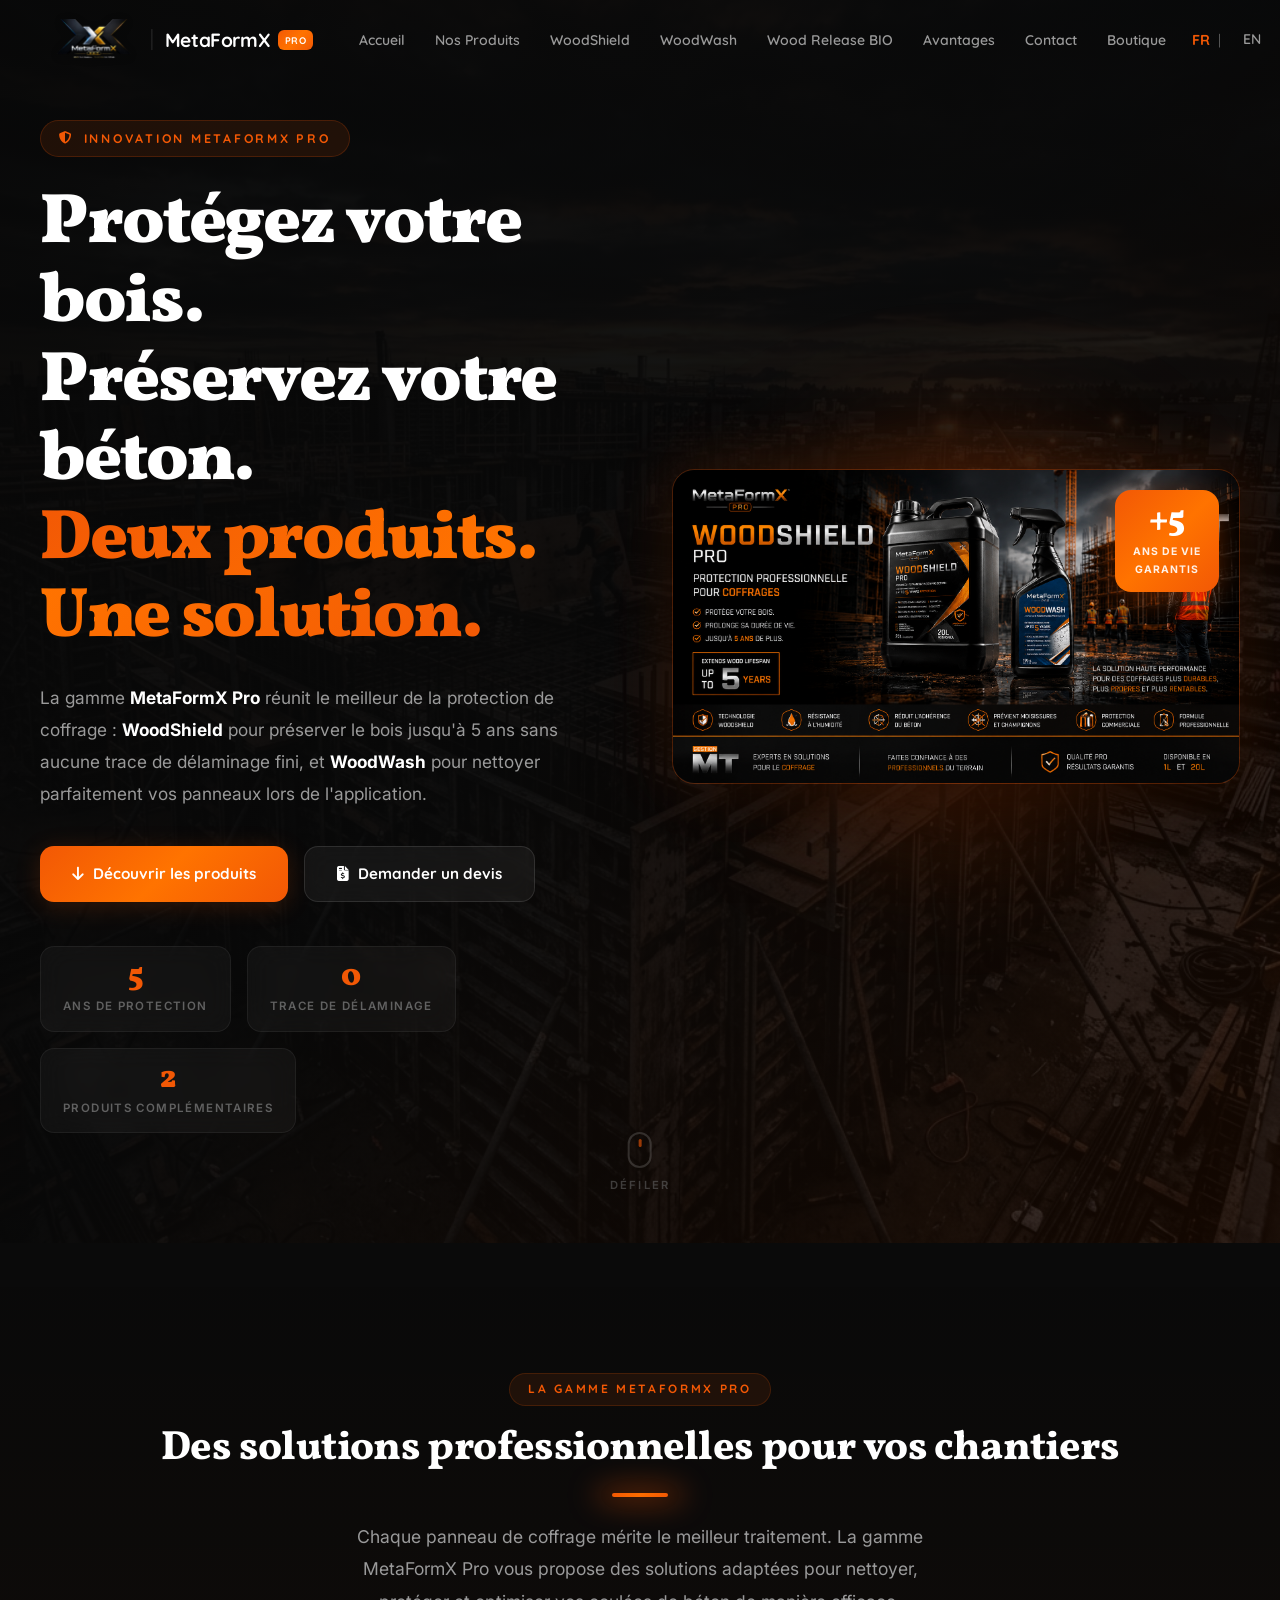
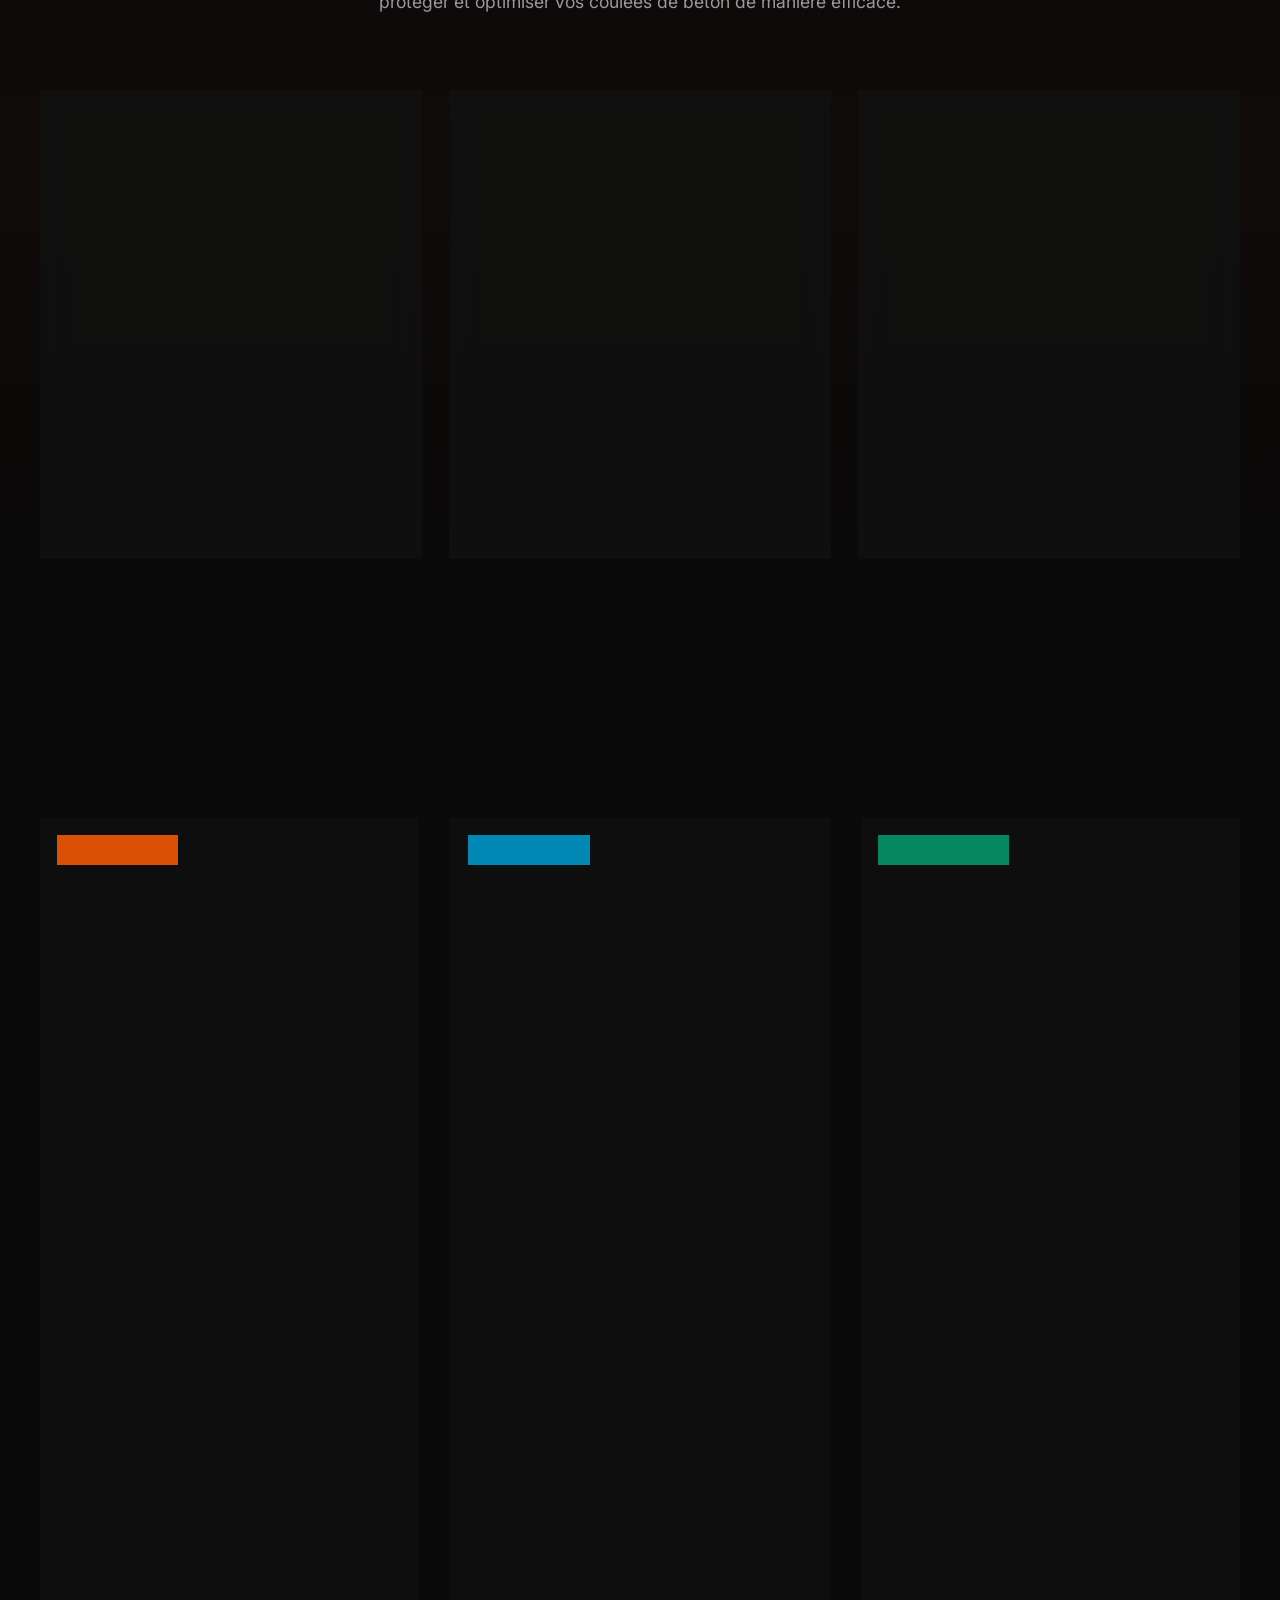
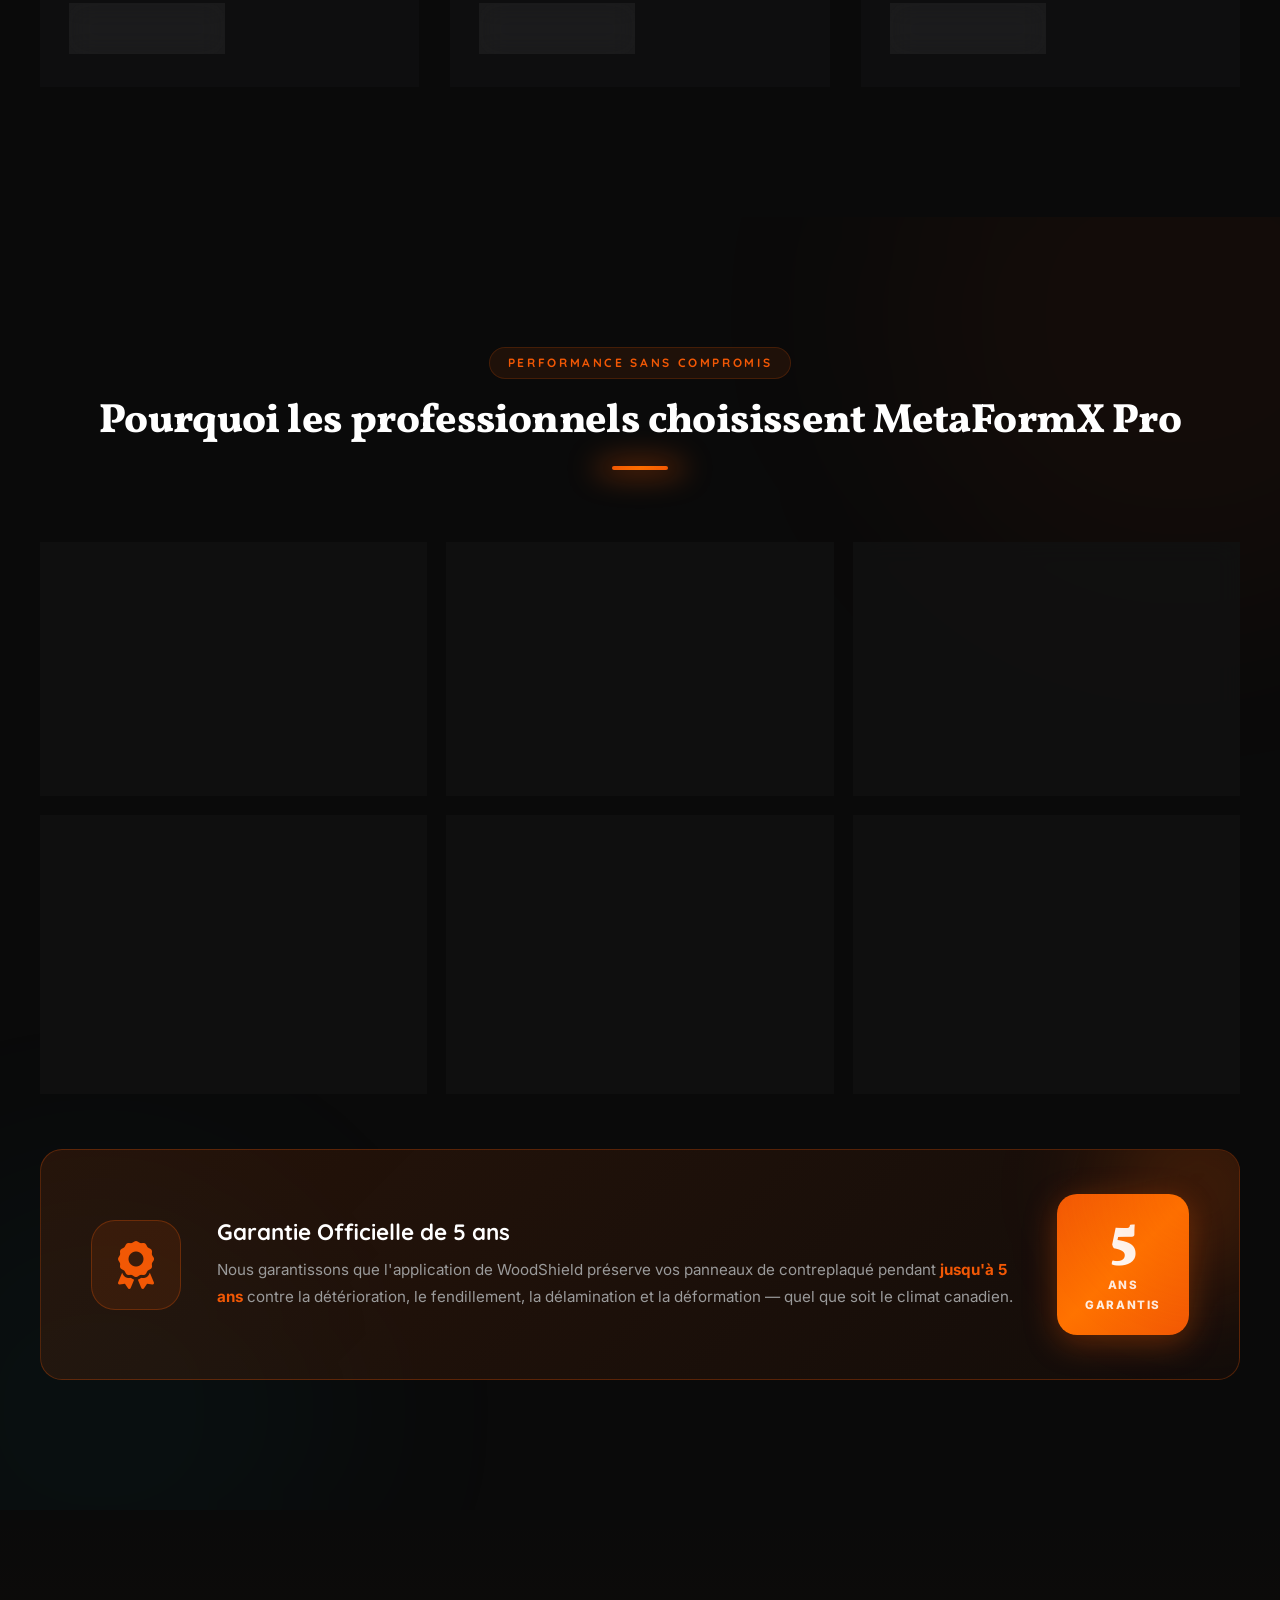
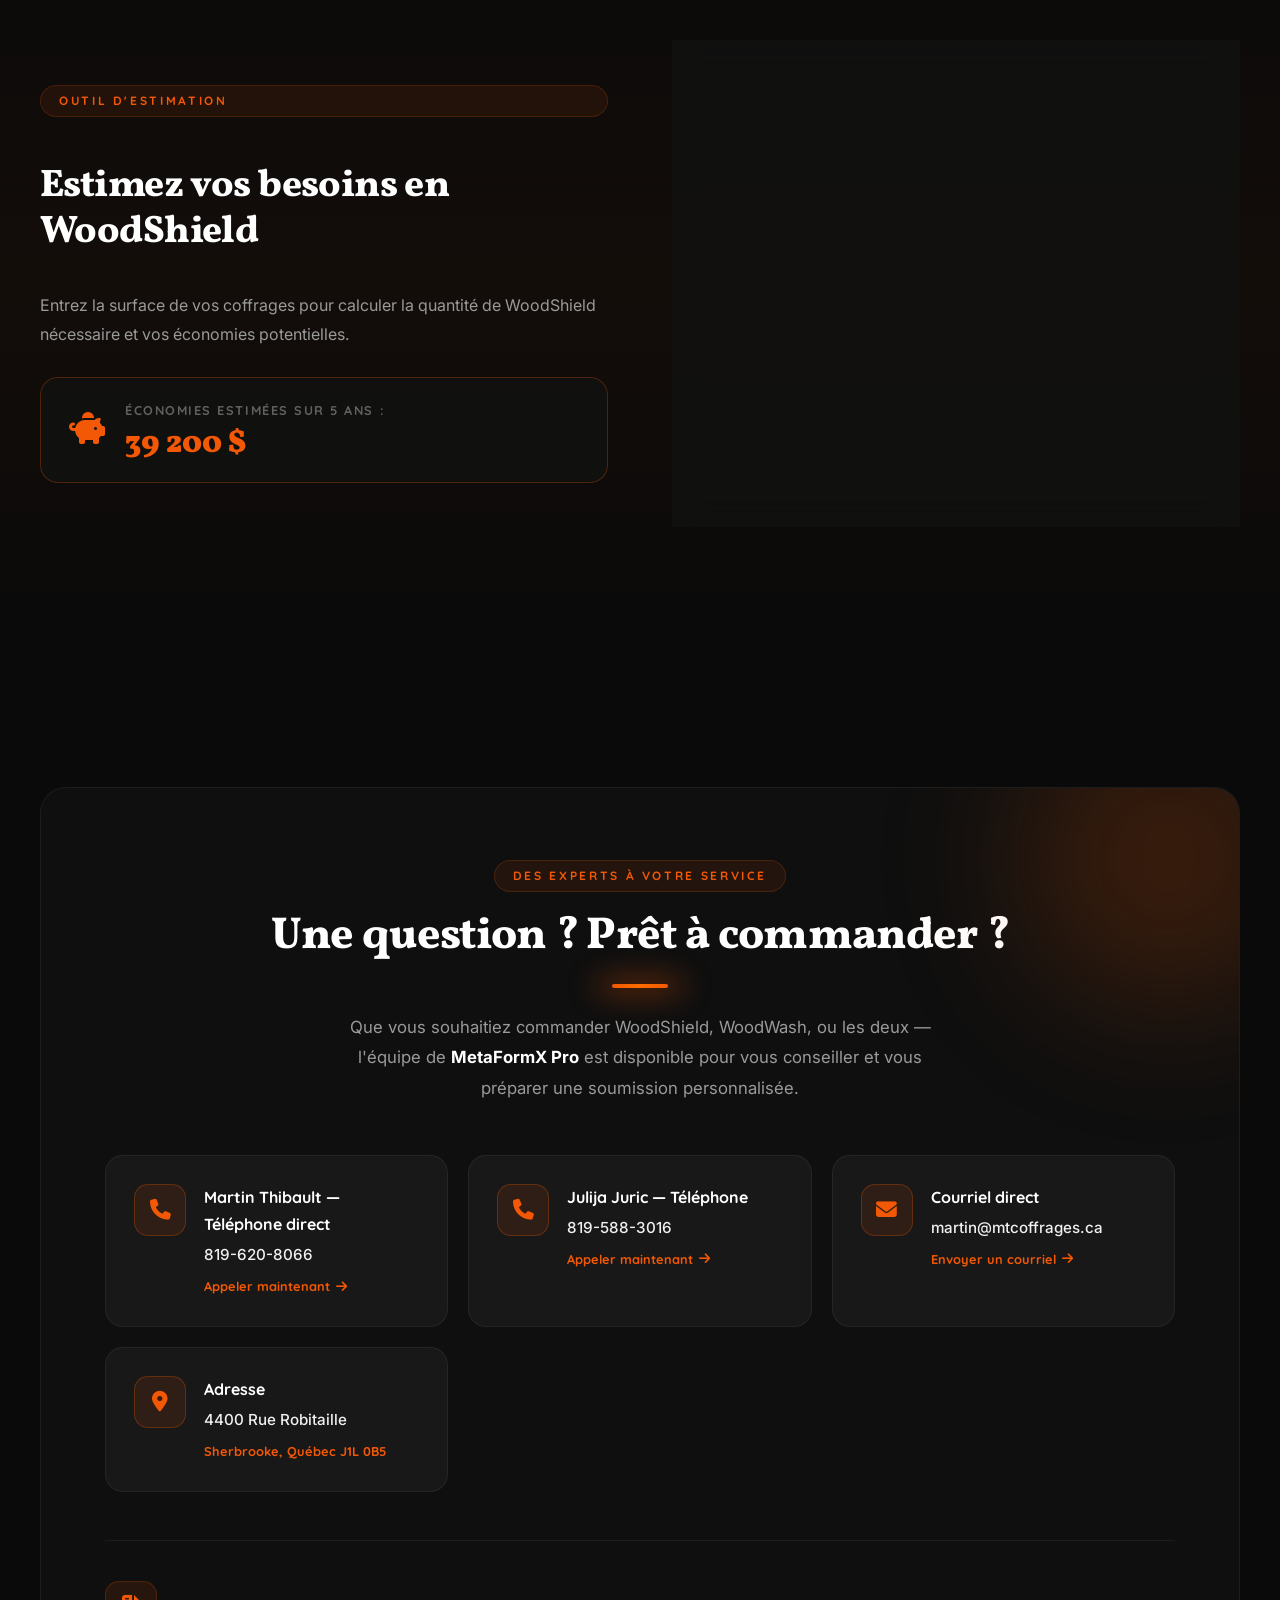
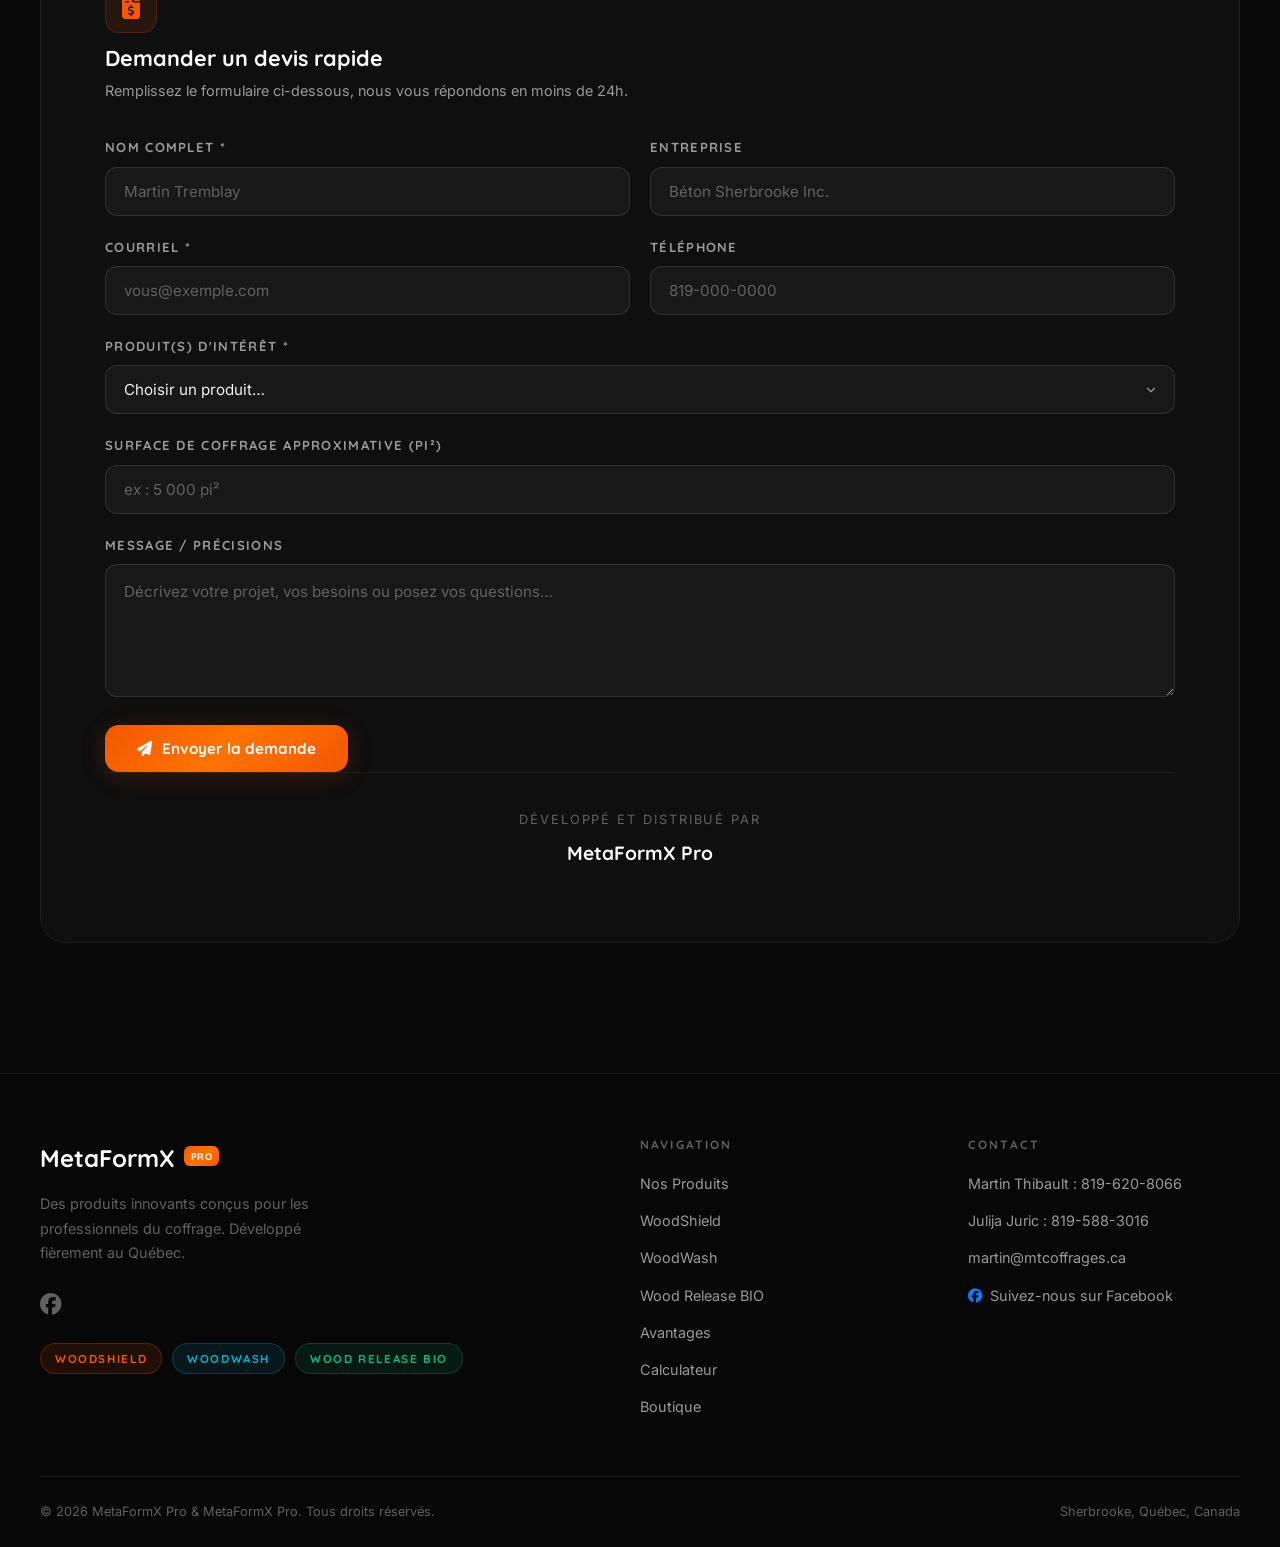
<file: index.html>
﻿<!DOCTYPE html>







<html lang="fr-CA">







<head>







    <meta charset="UTF-8">







    <meta name="viewport" content="width=device-width, initial-scale=1.0">







    <title>MetaFormX Pro - La gamme professionnelle de produits pour panneaux de coffrage</title>















    <!-- Favicons -->







    <link rel="icon" href="favicon.png" type="image/png" sizes="32x32">







    <link rel="apple-touch-icon" href="apple-touch-icon.png">















    <!-- SEO Meta Tags -->







    <meta name="description" content="MetaFormX Pro : la gamme professionnelle de produits pour panneaux de coffrage. WoodShield protège jusqu'à 5 ans sans trace de délaminage. WoodWash nettoie efficacement. Wood Release BIO, l'agent de démoulage 100 % végétal.">







    <meta name="keywords" content="MetaFormX Pro, WoodShield, WoodWash, coffrage béton, protecteur bois coffrage, nettoyant coffrage, produits de béton, usine de préfabriqué, béton préfabriqué, agent de démoulage béton, MetaFormX Pro, Sherbrooke">







    <meta name="author" content="MetaFormX Pro">







    <meta name="robots" content="index, follow, max-image-preview:large">







    <link rel="canonical" href="https://metaformxpro.ca/">







    <link rel="alternate" hreflang="fr" href="https://metaformxpro.ca/">







    <link rel="alternate" hreflang="en" href="https://metaformxpro.ca/index-en.html">







    <link rel="alternate" hreflang="x-default" href="https://metaformxpro.ca/">















    <!-- Open Graph -->







    <meta property="og:type" content="website">







    <meta property="og:url" content="https://metaformxpro.ca/">







    <meta property="og:title" content="MetaFormX Pro - La gamme professionnelle de produits pour panneaux de coffrage">







    <meta property="og:description" content="MetaFormX Pro : la gamme professionnelle de produits pour panneaux de coffrage. WoodShield, WoodWash & Wood Release BIO.">







    <meta property="og:image" content="https://metaformxpro.ca/e7608868-1004-48f4-b20f-2f2b22e379a1.jpg">







    <meta property="og:site_name" content="MetaFormX Pro">







    <meta property="og:locale" content="fr_CA">















    <!-- Twitter Cards -->







    <meta name="twitter:card" content="summary_large_image">







    <meta name="twitter:title" content="MetaFormX Pro - La gamme professionnelle de produits pour panneaux de coffrage">







    <meta name="twitter:description" content="MetaFormX Pro : la gamme professionnelle de produits pour panneaux de coffrage. WoodShield, WoodWash & Wood Release BIO.">







    <meta name="twitter:image" content="https://metaformxpro.ca/e7608868-1004-48f4-b20f-2f2b22e379a1.jpg">















    <meta name="theme-color" content="#f25805">















    <!-- JSON-LD Structured Data -->







    <script type="application/ld+json">







    {







      "@context": "https://schema.org",







      "@graph": [







        {







          "@type": "Organization",







          "@id": "https://locationcoffrages.ca/#organization",







          "name": "MetaFormX Pro",







          "url": "https://locationcoffrages.ca",







          "address": {







            "@type": "PostalAddress",







            "addressLocality": "Sherbrooke",







            "addressRegion": "QC",







            "addressCountry": "CA"







          }







        },







        {







          "@type": "Product",







          "name": "WoodShield",







          "image": "https://metaformxpro.ca/wood%20shield%20presentation%20good.png",







          "description": "Protecteur révolutionnaire pour panneaux de coffrage en bois. Protection jusqu'à 5 ans, sans trace de délaminage.",







          "brand": {







            "@type": "Brand",







            "name": "MetaFormX Pro"







          },







          "offers": {







            "@type": "Offer",







            "price": "295.95",







            "priceCurrency": "CAD",







            "availability": "https://schema.org/InStock",







            "url": "https://metaformxpro.ca/",







            "seller": {







              "@id": "https://locationcoffrages.ca/#organization"







            },







            "shippingDetails": {







              "@type": "OfferShippingDetails",







              "shippingRate": {







                "@type": "MonetaryAmount",







                "value": "0.00",







                "currency": "CAD"







              },







              "shippingDestination": {







                "@type": "DefinedRegion",







                "addressCountry": "CA"







              },







              "deliveryTime": {







                "@type": "ShippingDeliveryTime",







                "handlingTime": {







                  "@type": "QuantitativeValue",







                  "minValue": 0,







                  "maxValue": 1,







                  "unitCode": "DAY"







                },







                "transitTime": {







                  "@type": "QuantitativeValue",







                  "minValue": 1,







                  "maxValue": 3,







                  "unitCode": "DAY"







                }







              }







            },







            "hasMerchantReturnPolicy": {







              "@type": "MerchantReturnPolicy",







              "applicableCountry": "CA",







              "returnPolicyCategory": "https://schema.org/MerchantReturnFiniteReturnPeriod",







              "merchantReturnDays": 30,







              "returnMethod": "https://schema.org/ReturnByMail",







              "returnFees": "https://schema.org/FreeReturn"







            }







          }







        },







        {







          "@type": "Product",







          "name": "WoodWash",







          "image": "https://metaformxpro.ca/WoodWash%20descriptif%20Good.png",







          "description": "Nettoyant sans effort qui décompose le béton incrusté sur le coffrage.",







          "brand": {







            "@type": "Brand",







            "name": "MetaFormX Pro"







          },







          "offers": {







            "@type": "Offer",







            "price": "195.00",







            "priceCurrency": "CAD",







            "availability": "https://schema.org/InStock",







            "url": "https://metaformxpro.ca/",







            "seller": {







              "@id": "https://locationcoffrages.ca/#organization"







            },







            "shippingDetails": {







              "@type": "OfferShippingDetails",







              "shippingRate": {







                "@type": "MonetaryAmount",







                "value": "0.00",







                "currency": "CAD"







              },







              "shippingDestination": {







                "@type": "DefinedRegion",







                "addressCountry": "CA"







              },







              "deliveryTime": {







                "@type": "ShippingDeliveryTime",







                "handlingTime": {







                  "@type": "QuantitativeValue",







                  "minValue": 0,







                  "maxValue": 1,







                  "unitCode": "DAY"







                },







                "transitTime": {







                  "@type": "QuantitativeValue",







                  "minValue": 1,







                  "maxValue": 3,







                  "unitCode": "DAY"







                }







              }







            },







            "hasMerchantReturnPolicy": {







              "@type": "MerchantReturnPolicy",







              "applicableCountry": "CA",







              "returnPolicyCategory": "https://schema.org/MerchantReturnFiniteReturnPeriod",







              "merchantReturnDays": 30,







              "returnMethod": "https://schema.org/ReturnByMail",







              "returnFees": "https://schema.org/FreeReturn"







            }







          }







        },







        {







          "@type": "Product",







          "name": "Wood Release BIO",







          "image": "https://metaformxpro.ca/Wood%20release%20bio%20good.png",







          "description": "Agent de démoulage 100% végétal et biodégradable.",







          "brand": {







            "@type": "Brand",







            "name": "MetaFormX Pro"







          },







          "offers": {







            "@type": "Offer",







            "price": "55.95",







            "priceCurrency": "CAD",







            "availability": "https://schema.org/InStock",







            "url": "https://metaformxpro.ca/",







            "seller": {







              "@id": "https://locationcoffrages.ca/#organization"







            },







            "shippingDetails": {







              "@type": "OfferShippingDetails",







              "shippingRate": {







                "@type": "MonetaryAmount",







                "value": "0.00",







                "currency": "CAD"







              },







              "shippingDestination": {







                "@type": "DefinedRegion",







                "addressCountry": "CA"







              },







              "deliveryTime": {







                "@type": "ShippingDeliveryTime",







                "handlingTime": {







                  "@type": "QuantitativeValue",







                  "minValue": 0,







                  "maxValue": 1,







                  "unitCode": "DAY"







                },







                "transitTime": {







                  "@type": "QuantitativeValue",







                  "minValue": 1,







                  "maxValue": 3,







                  "unitCode": "DAY"







                }







              }







            },







            "hasMerchantReturnPolicy": {







              "@type": "MerchantReturnPolicy",







              "applicableCountry": "CA",







              "returnPolicyCategory": "https://schema.org/MerchantReturnFiniteReturnPeriod",







              "merchantReturnDays": 30,







              "returnMethod": "https://schema.org/ReturnByMail",







              "returnFees": "https://schema.org/FreeReturn"







            }







          }







        }







      ]







    }







    </script>















    <!-- Fonts -->







    <link rel="preconnect" href="https://fonts.googleapis.com">







    <link rel="preconnect" href="https://fonts.gstatic.com" crossorigin>







    <link href="https://fonts.googleapis.com/css2?family=Inter:wght@300;400;500;600;700&family=Quicksand:wght@400;500;600;700&family=Vollkorn:ital,wght@0,400;0,700;0,900;1,400&display=swap" rel="stylesheet">















    <!-- FontAwesome -->







    <link rel="stylesheet" href="https://cdnjs.cloudflare.com/ajax/libs/font-awesome/6.4.0/css/all.min.css">















    <!-- Stylesheet -->







    <link rel="stylesheet" href="style.css">







</head>







<body>















    <!-- ═══════════════════════════════════════════







         HEADER / NAVIGATION







    ═══════════════════════════════════════════ -->







    <header class="site-header" id="site-header">







        <div class="header-inner">







            <a href="#hero" class="logo" id="logo-link">







                <img src="logo_no_bg-removebg-preview.png" alt="Location de Coffrages" class="logo-img-company">







                <span class="logo-sep">|</span>







                <span class="logo-brand">MetaFormX <span class="pro-badge">PRO</span></span>







            </a>















            <nav class="main-nav" id="main-nav" aria-label="Navigation principale">







                <ul>







                    <li><a href="index.html" id="nav-accueil">Accueil</a></li>







                    <li><a href="index.html#produits" id="nav-produits">Nos Produits</a></li>







                    <li><a href="produit-woodshield.html" id="nav-woodshield">WoodShield</a></li>







                    <li><a href="produit-woodwash.html" id="nav-woodwash">WoodWash</a></li>







                    <li><a href="produit-wood-release-bio.html" id="nav-biopaneloil">Wood Release BIO</a></li>







                    <li><a href="index.html#avantages" id="nav-avantages">Avantages</a></li>







                    <li><a href="index.html#contact" id="nav-contact">Contact</a></li>







                    <li><a href="boutique.html" id="nav-boutique">Boutique</a></li>







                    <li class="lang-switcher">







                        <span class="lang-current">FR</span>







                        <span class="lang-sep">|</span>







                        <a href="index-en.html" class="lang-link" aria-label="Switch to English">EN</a>







                    </li>







                </ul>







            </nav>















            <a href="#contact" class="nav-cta-btn" id="header-cta">







                <i class="fa-solid fa-paper-plane"></i> Obtenir un devis







            </a>















            <button class="hamburger" id="hamburger" aria-label="Ouvrir le menu" aria-expanded="false">







                <span></span><span></span><span></span>







            </button>







        </div>







    </header>















    <!-- Mobile drawer -->







    <div class="mobile-drawer" id="mobile-drawer">







        <ul>







            <li><a href="index.html" class="mob-link">Accueil</a></li>







            <li><a href="index.html#produits" class="mob-link">Nos Produits</a></li>







            <li><a href="produit-woodshield.html" class="mob-link">WoodShield</a></li>







            <li><a href="produit-woodwash.html" class="mob-link">WoodWash</a></li>







            <li><a href="produit-wood-release-bio.html" class="mob-link">Wood Release BIO</a></li>







            <li><a href="index.html#avantages" class="mob-link">Avantages</a></li>







            <li><a href="index.html#contact" class="mob-link">Contact</a></li>







            <li><a href="boutique.html" class="mob-link">Boutique</a></li>







            <li><a href="boutique.html" class="mob-link mob-cta">Commander</a></li>







            <li class="mob-lang-switcher-row">







                <span class="mob-lang-current">FR</span>







                <span class="mob-lang-sep">|</span>







                <a href="index-en.html" class="mob-lang-link">EN</a>







            </li>







        </ul>







    </div>







    <div class="drawer-overlay" id="drawer-overlay"></div>















    <main>















        <!-- ═══════════════════════════════════════════







             HERO SECTION







        ═══════════════════════════════════════════ -->







        <section class="hero" id="hero">







            <div class="hero-bg">







                <img src="hero-bg.png" alt="" class="hero-bg-img" aria-hidden="true" fetchpriority="high">







                <div class="hero-bg-overlay"></div>







            </div>















            <div class="hero-content container">







                <div class="hero-text aos-fade-up">







                    <div class="hero-eyebrow">







                        <i class="fa-solid fa-shield-halved"></i>







                        Innovation MetaFormX Pro







                    </div>







                    <h1 id="main-title">







                        Protégez votre bois.<br>







                        Préservez votre béton.<br>







                        <span class="hero-highlight">Deux produits. Une solution.</span>







                    </h1>







                    <p class="hero-subtitle" id="hero-desc">







                        La gamme <strong>MetaFormX Pro</strong> réunit le meilleur de la protection de coffrage : 







                        <strong>WoodShield</strong> pour préserver le bois jusqu'à 5 ans sans aucune trace de délaminage fini, 







                        et <strong>WoodWash</strong> pour nettoyer parfaitement vos panneaux lors de l'application.







                    </p>







                    <div class="hero-actions">







                        <a href="#produits" class="btn btn-primary" id="hero-btn-discover">







                            <i class="fa-solid fa-arrow-down"></i> Découvrir les produits







                        </a>







                        <a href="#contact" class="btn btn-ghost" id="hero-btn-quote">







                            <i class="fa-solid fa-file-invoice-dollar"></i> Demander un devis







                        </a>







                    </div>







                    <div class="hero-stats">







                        <div class="stat-pill" id="stat-1">







                            <span class="stat-num">5</span>







                            <span class="stat-lbl">ans de protection</span>







                        </div>







                        <div class="stat-pill" id="stat-2">







                            <span class="stat-num">0</span>







                            <span class="stat-lbl">trace de délaminage</span>







                        </div>







                        <div class="stat-pill" id="stat-3">







                            <span class="stat-num">2</span>







                            <span class="stat-lbl">produits complémentaires</span>







                        </div>







                    </div>







                </div>















                <div class="hero-visual aos-fade-right">







                    <div class="hero-img-glow"></div>







                    <div class="hero-product-card" id="hero-product-card">







                        <img src="pub all product good.png" loading="lazy" 







                             alt="MetaFormX Pro WoodShield 20L et WoodWash 1L sur chantier" 







                             class="hero-product-img" id="hero-img">







                        <div class="hero-guarantee-badge" id="hero-badge">







                            <span class="badge-num">+5</span>







                            <span class="badge-txt">Ans de vie<br>garantis</span>







                        </div>







                    </div>







                </div>







            </div>















            <div class="scroll-cue" id="scroll-cue">







                <span class="mouse-wrap"><span class="mouse-wheel"></span></span>







                <span>Défiler</span>







            </div>







        </section>















        <!-- ═══════════════════════════════════════════







             PRODUCT OVERVIEW — TWO PRODUCTS INTRO







        ═══════════════════════════════════════════ -->







        <section class="products-intro" id="produits">







            <div class="container">







                <div class="section-header aos-fade-up">







                    <span class="section-tag">La gamme MetaFormX Pro</span>







                    <h2 class="section-title" id="products-title">Des solutions professionnelles pour vos chantiers</h2>







                    <div class="title-rule"></div>







                    <p class="section-desc">







                        Chaque panneau de coffrage mérite le meilleur traitement. La gamme MetaFormX Pro vous propose des solutions adaptées pour nettoyer, protéger et optimiser vos coulées de béton de manière efficace.







                    </p>







                </div>















                <div class="product-duo-grid">







                    <!-- WoodShield Card -->







                    <a href="produit-woodshield.html" class="duo-card duo-shield aos-fade-up" id="duo-woodshield">







                        <div class="duo-card-glow"></div>







                        <div class="duo-icon-wrap">







                            <i class="fa-solid fa-shield-halved"></i>







                        </div>







                        <div class="duo-num">01</div>







                        <h3 class="duo-name"><span class="prod-primary-part">Wood</span><span class="prod-secondary-part">Shield</span></h3>







                        <p class="duo-tagline">Protecteur de bois de coffrage</p>







                        <ul class="duo-points">







                            <li><i class="fa-solid fa-check"></i> Protection jusqu'à <strong>5 ans</strong></li>







                            <li><i class="fa-solid fa-check"></i> Zéro trace de délaminage fini</li>







                            <li><i class="fa-solid fa-check"></i> Anti-adhérence béton</li>







                            <li><i class="fa-solid fa-check"></i> Hydrofuge extrême</li>







                        </ul>







                        <span class="duo-cta">Voir le produit <i class="fa-solid fa-arrow-right"></i></span>







                    </a>















                    <!-- WoodWash Card -->







                    <a href="produit-woodwash.html" class="duo-card duo-wash aos-fade-up delay-2" id="duo-woodwash">







                        <div class="duo-card-glow wash-glow"></div>







                        <div class="duo-icon-wrap wash-icon">







                            <i class="fa-solid fa-spray-can-sparkles"></i>







                        </div>







                        <div class="duo-num wash-num">02</div>







                        <h3 class="duo-name"><span class="prod-primary-part">Wood</span><span class="prod-secondary-part">Wash</span></h3>







                        <p class="duo-tagline">Nettoyant pour application WoodShield</p>







                        <ul class="duo-points">







                            <li><i class="fa-solid fa-check"></i> Nettoie avant application</li>







                            <li><i class="fa-solid fa-check"></i> Optimise l'adhérence du WoodShield</li>







                            <li><i class="fa-solid fa-check"></i> Élimine résidus de béton</li>







                            <li><i class="fa-solid fa-check"></i> Formule rapide et efficace</li>







                        </ul>







                        <span class="duo-cta">Voir le produit <i class="fa-solid fa-arrow-right"></i></span>







                    </a>















                    <!-- Wood Release BIO Card -->







                    <a href="produit-wood-release-bio.html" class="duo-card duo-bio aos-fade-up delay-3" id="duo-biopaneloil">







                        <div class="duo-card-glow bio-glow"></div>







                        <div class="duo-icon-wrap bio-icon">







                            <i class="fa-solid fa-leaf"></i>







                        </div>







                        <div class="duo-num bio-num">03</div>







                        <h3 class="duo-name"><span class="prod-primary-part">Wood</span> <span class="prod-secondary-part">Release</span> <span class="prod-tertiary-part">BIO</span></h3>







                        <p class="duo-tagline">Huile à coffrage 100% biologique</p>







                        <ul class="duo-points">







                            <li><i class="fa-solid fa-check"></i> Formule bio & biodégradable</li>







                            <li><i class="fa-solid fa-check"></i> Démoulage facile et propre</li>







                            <li><i class="fa-solid fa-check"></i> Protège les panneaux de bois</li>







                            <li><i class="fa-solid fa-check"></i> À base d'huiles végétales</li>







                        </ul>







                        <span class="duo-cta">Nouveauté R&D <i class="fa-solid fa-arrow-right"></i></span>







                    </a>







                </div>







            </div>







        </section>















        <!-- ═══════════════════════════════════════════







             PRODUCTS SUMMARY CARDS (simplified on homepage)







        ═══════════════════════════════════════════ -->







        <section class="products-summary-section" id="woodshield">







            <div class="container">







                <div class="psumm-grid">















                    <!-- WoodShield Card -->







                    <div class="psumm-card psumm-shield aos-fade-up" id="psumm-woodshield">







                        <div class="psumm-card-glow"></div>







                        <div class="psumm-img-wrap">







                            <img src="wood shield presentation good.png" alt="WoodShield 20L" class="psumm-img">







                            <div class="psumm-badge"><i class="fa-solid fa-award"></i> Garantie 5 ans</div>







                        </div>







                        <div class="psumm-content">







                            <div class="psumm-num">Produit 01</div>







                            <div class="psumm-icon-row">







                                <div class="psumm-icon shield-icon-bg"><i class="fa-solid fa-shield-halved"></i></div>







                                <h2 class="psumm-name"><span class="prod-primary-part">Wood</span><span class="prod-secondary-part">Shield</span></h2>







                            </div>







                            <p class="psumm-tagline">Protecteur de bois de coffrage longue durée</p>







                            <p class="psumm-desc">WoodShield pénètre en profondeur dans les fibres du bois pour une protection <strong>jusqu'à 5 ans</strong> — sans aucune trace de délaminage fini. Hydrofuge extrême, anti-adhérence béton intégrée, formule écoresponsable.</p>







                            <ul class="psumm-points">







                                <li><i class="fa-solid fa-check"></i> Protection jusqu'à <strong>5 ans</strong></li>







                                <li><i class="fa-solid fa-check"></i> Zéro trace de délaminage fini</li>







                                <li><i class="fa-solid fa-check"></i> Anti-adhérence béton</li>







                                <li><i class="fa-solid fa-check"></i> Hydrofuge extrême — Zéro COV</li>







                            </ul>







                            <div class="psumm-price">







                                <span class="psumm-price-num">295,95 $</span>







                                <span class="psumm-price-unit">+ taxes et livraison / Seau 20 L</span>







                            </div>







                            <div class="psumm-actions">







                                <a href="produit-woodshield.html" class="btn btn-ghost psumm-learn-btn" id="woodshield-learn">







                                    <i class="fa-solid fa-circle-info"></i> En savoir plus







                                </a>







                                <a href="boutique.html?add=woodshield" class="btn btn-primary psumm-order-btn" id="woodshield-order">







                                    <i class="fa-solid fa-cart-shopping"></i> Commander







                                </a>







                            </div>







                        </div>







                    </div>















                    <!-- WoodWash Card -->







                    <div class="psumm-card psumm-wash aos-fade-up delay-2" id="psumm-woodwash">







                        <div class="psumm-card-glow wash-card-glow"></div>







                        <div class="psumm-img-wrap">







                            <img src="WoodWash descriptif Good.png" alt="WoodWash 1L" class="psumm-img" loading="lazy">







                            <div class="psumm-badge psumm-badge-wash"><i class="fa-solid fa-spray-can-sparkles"></i> Prêt à l'emploi</div>







                        </div>







                        <div class="psumm-content">







                            <div class="psumm-num wash-num">Produit 02</div>







                            <div class="psumm-icon-row">







                                <div class="psumm-icon wash-icon-bg"><i class="fa-solid fa-spray-can-sparkles"></i></div>







                                <h2 class="psumm-name"><span class="prod-primary-part">Wood</span><span class="prod-secondary-part">Wash</span></h2>







                            </div>







                            <p class="psumm-tagline">Nettoyant professionnel pour application WoodShield</p>







                            <p class="psumm-desc">WoodWash élimine les résidus de béton, huiles résiduelles et toute contamination. Il ouvre les pores du bois pour une adhérence maximale du WoodShield — le duo parfait pour une protection longue durée.</p>







                            <ul class="psumm-points">







                                <li><i class="fa-solid fa-check"></i> Nettoie avant application</li>







                                <li><i class="fa-solid fa-check"></i> Optimise l'adhérence du WoodShield</li>







                                <li><i class="fa-solid fa-check"></i> Élimine résidus de béton</li>







                                <li><i class="fa-solid fa-check"></i> Formule rapide et éco-formulée</li>







                            </ul>







                            <div class="psumm-price">







                                <span class="psumm-price-num wash-price">195,00 $</span>







                                <span class="psumm-price-unit">+ taxes et livraison / Vaporisateur 1 L</span>







                            </div>







                            <div class="psumm-actions">







                                <a href="produit-woodwash.html" class="btn btn-ghost psumm-learn-btn" id="woodwash-learn">







                                    <i class="fa-solid fa-circle-info"></i> En savoir plus







                                </a>







                                <a href="boutique.html?add=woodwash" class="btn btn-wash psumm-order-btn" id="woodwash-order">







                                    <i class="fa-solid fa-cart-shopping"></i> Commander







                                </a>







                            </div>







                        </div>







                    </div>















                    <!-- Wood Release BIO Card -->







                    <div class="psumm-card psumm-bio aos-fade-up delay-3" id="psumm-biopaneloil">







                        <div class="psumm-card-glow bio-card-glow"></div>







                        <div class="psumm-img-wrap">







                            <img src="Wood release bio good.png" alt="Wood Release BIO 20L" class="psumm-img">







                            <div class="psumm-badge psumm-badge-bio"><i class="fa-solid fa-leaf"></i> 100% Biologique</div>







                        </div>







                        <div class="psumm-content">







                            <div class="psumm-num bio-num">Produit 03 — Nouveauté R&D</div>







                            <div class="psumm-icon-row">







                                <div class="psumm-icon bio-icon-bg"><i class="fa-solid fa-leaf"></i></div>







                                <h2 class="psumm-name"><span class="prod-primary-part">Wood</span> <span class="prod-secondary-part">Release</span> <span class="prod-tertiary-part">BIO</span></h2>







                            </div>







                            <p class="psumm-tagline">Huile à coffrage 100% végétale et biodégradable</p>







                            <p class="psumm-desc">Formulée à partir d'huiles végétales renouvelables, Wood Release BIO crée un film séparateur ultra-efficace pour un décoffrage propre et parfait — sans solvant pétrolier, respectueux de l'environnement.</p>







                            <ul class="psumm-points">







                                <li><i class="fa-solid fa-check"></i> Formule bio &amp; biodégradable</li>







                                <li><i class="fa-solid fa-check"></i> Démoulage facile et propre</li>







                                <li><i class="fa-solid fa-check"></i> Protège les panneaux de bois</li>







                                <li><i class="fa-solid fa-check"></i> À base d'huiles végétales</li>







                            </ul>







                            <div class="psumm-price">







                                <span class="psumm-price-num bio-price">55,95 $</span>







                                <span class="psumm-price-unit">+ taxes et livraison / Seau 20 L</span>







                            </div>







                            <div class="psumm-actions">







                                <a href="produit-wood-release-bio.html" class="btn btn-ghost psumm-learn-btn" id="biopaneloil-learn">







                                    <i class="fa-solid fa-circle-info"></i> En savoir plus







                                </a>







                                <a href="boutique.html?add=biopaneloil" class="btn btn-bio psumm-order-btn" id="biopaneloil-order">







                                    <i class="fa-solid fa-cart-shopping"></i> Commander







                                </a>







                            </div>







                        </div>







                    </div>















                </div>







            </div>







        </section>















        <!-- Anchor targets for nav compatibility -->







        <span id="woodwash" style="display:none"></span>







        <span id="biopaneloil" style="display:none"></span>















        <!-- ═══════════════════════════════════════════







             COMPARATIVE SECTION







        ═══════════════════════════════════════════ -->







        <section class="benefits-section" id="avantages">







            <div class="benefits-bg-dec">







                <div class="bbd-1"></div>







                <div class="bbd-2"></div>







            </div>







            <div class="container">







                <div class="section-header aos-fade-up">







                    <span class="section-tag">Performance sans compromis</span>







                    <h2 class="section-title" id="benefits-title">Pourquoi les professionnels choisissent MetaFormX Pro</h2>







                    <div class="title-rule"></div>







                </div>















                <div class="benefits-grid">







                    <div class="benefit-card aos-fade-up" id="bc-1">







                        <div class="bc-icon-wrap">







                            <i class="fa-solid fa-droplet-slash"></i>







                        </div>







                        <h3>Hydrofuge Absolu</h3>







                        <p>Bloque l'infiltration d'eau et d'humidité. Prévient le pourrissement, le gonflement et la déformation des panneaux de contreplaqué.</p>







                    </div>















                    <div class="benefit-card aos-fade-up delay-1" id="bc-2">







                        <div class="bc-icon-wrap">







                            <i class="fa-solid fa-ban"></i>







                        </div>







                        <h3>Zéro Trace Béton</h3>







                        <p>Le béton ne laisse aucune marque sur le fini. La surface de béton décoffré est lisse et impeccable, sans résidu ni discoloration.</p>







                    </div>















                    <div class="benefit-card aos-fade-up delay-2" id="bc-3">







                        <div class="bc-icon-wrap">







                            <i class="fa-solid fa-arrows-up-down-left-right"></i>







                        </div>







                        <h3>Stabilité Dimensionnelle</h3>







                        <p>Prévient le fendillement, le gauchissement et la délamination sous l'effet du gel-dégel canadien. Les coffrages restent parfaitement droits.</p>







                    </div>















                    <div class="benefit-card aos-fade-up delay-3" id="bc-4">







                        <div class="bc-icon-wrap">







                            <i class="fa-solid fa-dollar-sign"></i>







                        </div>







                        <h3>Économies Majeures</h3>







                        <p>Multipliez par 3 ou 4 la durée de vos panneaux. Moins de remplacements, moins de temps perdu, plus de rentabilité sur chaque chantier.</p>







                    </div>















                    <div class="benefit-card aos-fade-up" id="bc-5">







                        <div class="bc-icon-wrap">







                            <i class="fa-solid fa-leaf"></i>







                        </div>







                        <h3>Formule Éco-Responsable</h3>







                        <p>Formule écoresponsable, zéro COV. Contrairement aux huiles de décoffrage pétrolières, MetaFormX Pro respecte l'environnement québécois.</p>







                    </div>















                    <div class="benefit-card aos-fade-up delay-1" id="bc-6">







                        <div class="bc-icon-wrap">







                            <i class="fa-solid fa-user-shield"></i>







                        </div>







                        <h3>Approuvé par les Pros</h3>







                        <p>Développé en collaboration avec les entrepreneurs en coffrage du Québec. Testé sur les chantiers les plus exigeants de l'Estrie et au-delà.</p>







                    </div>







                </div>















                <!-- Guarantee block -->







                <div class="guarantee-block aos-fade-up" id="guarantee-block">







                    <div class="guarantee-icon-big">







                        <i class="fa-solid fa-award"></i>







                    </div>







                    <div class="guarantee-text">







                        <h3>Garantie Officielle de 5 ans</h3>







                        <p>Nous garantissons que l'application de WoodShield préserve vos panneaux de contreplaqué pendant <strong>jusqu'à 5 ans</strong> contre la détérioration, le fendillement, la délamination et la déformation — quel que soit le climat canadien.</p>







                    </div>







                    <div class="guarantee-badge-big" id="big-badge">







                        <span class="gb-num">5</span>







                        <span class="gb-lbl">ANS<br>GARANTIS</span>







                    </div>







                </div>







            </div>







        </section>















        <!-- ═══════════════════════════════════════════







             CALCULATOR SECTION







        ═══════════════════════════════════════════ -->







        <section class="calc-section" id="calculateur">







            <div class="container">







                <div class="calc-wrapper">







                    <div class="calc-left aos-fade-right">







                        <span class="section-tag">Outil d'estimation</span>







                        <h2 class="calc-title" id="calc-title">Estimez vos besoins en WoodShield</h2>







                        <p>Entrez la surface de vos coffrages pour calculer la quantité de WoodShield nécessaire et vos économies potentielles.</p>







                        <div class="savings-box" id="savings-display-box">







                            <div class="sb-icon"><i class="fa-solid fa-piggy-bank"></i></div>







                            <div class="sb-info">







                                <span class="sb-label">Économies estimées sur 5 ans :</span>







                                <span class="sb-val" id="calc-savings">0,00 $</span>







                            </div>







                        </div>







                    </div>















                    <div class="calc-card aos-fade-left" id="calc-card">







                        <div class="calc-input-group">







                            <label for="surface-slider" class="calc-label">







                                Surface totale à traiter : <span class="val-badge" id="surface-val">2 000 pi²</span>







                            </label>







                            <input type="range" id="surface-slider" class="slider" min="100" max="150000" step="100" value="2000">







                            <div class="slider-minmax">







                                <span>100 pi²</span>







                                <span>150 000 pi²</span>







                            </div>







                        </div>















                        <div class="calc-equiv" id="panel-equiv">







                            ≈ <strong id="panels-num">588</strong> panneaux standards (2'×8'6")







                        </div>















                        <div class="calc-results" id="calc-results">







                            <div class="res-row res-highlight">







                                <span>Volume WoodShield requis</span>







                                <strong id="res-volume">40 L</strong>







                            </div>







                            <div class="res-row res-wash-highlight">







                                <span>WoodWash (nettoyant) requis</span>







                                <strong id="res-wash">12 L</strong>







                            </div>







                        </div>















                        <a href="#contact" class="btn btn-primary btn-full" id="calc-cta-btn">







                            <i class="fa-solid fa-cart-flatbed"></i> Réserver cette quantité







                        </a>







                    </div>







                </div>







            </div>







        </section>















        <!-- ═══════════════════════════════════════════







             CONTACT SECTION







        ═══════════════════════════════════════════ -->







        <section class="contact-section" id="contact">







            <div class="container">







                <div class="contact-card aos-fade-up" id="contact-main-card">







                    <div class="contact-header">







                        <span class="section-tag">Des experts à votre service</span>







                        <h2 class="contact-title" id="contact-title">Une question ? Prêt à commander ?</h2>







                        <div class="title-rule"></div>







                        <p class="contact-desc">







                            Que vous souhaitiez commander WoodShield, WoodWash, ou les deux — l'équipe de 







                            <strong>MetaFormX Pro</strong> est disponible pour vous conseiller et vous préparer une soumission personnalisée.







                        </p>







                    </div>















                    <div class="contact-methods" id="contact-methods">







                        <a href="tel:8196208066" class="cmethod" id="contact-phone-martin">







                            <div class="cmethod-icon"><i class="fa-solid fa-phone"></i></div>







                            <div class="cmethod-info">







                                <strong>Martin Thibault — Téléphone direct</strong>







                                <span class="cmethod-val">819-620-8066</span>







                                <span class="cmethod-action">Appeler maintenant <i class="fa-solid fa-arrow-right"></i></span>







                            </div>







                        </a>















                        <a href="tel:8195883016" class="cmethod" id="contact-phone-julija">







                            <div class="cmethod-icon"><i class="fa-solid fa-phone"></i></div>







                            <div class="cmethod-info">







                                <strong>Julija Juric — Téléphone</strong>







                                <span class="cmethod-val">819-588-3016</span>







                                <span class="cmethod-action">Appeler maintenant <i class="fa-solid fa-arrow-right"></i></span>







                            </div>







                        </a>















                        <a href="mailto:martin@mtcoffrages.ca?subject=Information%20MetaFormX%20Pro%20WoodShield%20WoodWash" class="cmethod" id="contact-email">







                            <div class="cmethod-icon"><i class="fa-solid fa-envelope"></i></div>







                            <div class="cmethod-info">







                                <strong>Courriel direct</strong>







                                <span class="cmethod-val">martin@mtcoffrages.ca</span>







                                <span class="cmethod-action">Envoyer un courriel <i class="fa-solid fa-arrow-right"></i></span>







                            </div>







                        </a>















                        <div class="cmethod cmethod-static" id="contact-address">







                            <div class="cmethod-icon"><i class="fa-solid fa-location-dot"></i></div>







                            <div class="cmethod-info">







                                <strong>Adresse</strong>







                                <span class="cmethod-val">4400 Rue Robitaille</span>







                                <span class="cmethod-action">Sherbrooke, Québec J1L 0B5</span>







                            </div>







                        </div>







                    </div>

















                    <!-- ─── FORMSPREE CONTACT FORM ─────────────────────────── -->
                    <div class="contact-form-wrap" id="contact-form-wrap">

                        <div class="cform-header">
                            <i class="fa-solid fa-file-invoice-dollar"></i>
                            <h3>Demander un devis rapide</h3>
                            <p>Remplissez le formulaire ci-dessous, nous vous répondons en moins de 24h.</p>
                        </div>

                        <form class="contact-form" id="contact-form" action="https://formspree.io/f/YOUR_FORM_ID" method="POST">

                            <div class="cform-row cform-two-col">
                                <div class="cform-group">
                                    <label for="cf-name">Nom complet *</label>
                                    <input type="text" id="cf-name" name="name" placeholder="Martin Tremblay" required autocomplete="name">
                                </div>
                                <div class="cform-group">
                                    <label for="cf-company">Entreprise</label>
                                    <input type="text" id="cf-company" name="company" placeholder="Béton Sherbrooke Inc." autocomplete="organization">
                                </div>
                            </div>

                            <div class="cform-row cform-two-col">
                                <div class="cform-group">
                                    <label for="cf-email">Courriel *</label>
                                    <input type="email" id="cf-email" name="email" placeholder="vous@exemple.com" required autocomplete="email">
                                </div>
                                <div class="cform-group">
                                    <label for="cf-phone">Téléphone</label>
                                    <input type="tel" id="cf-phone" name="phone" placeholder="819-000-0000" autocomplete="tel">
                                </div>
                            </div>

                            <div class="cform-row">
                                <div class="cform-group">
                                    <label for="cf-product">Produit(s) d'intérêt *</label>
                                    <select id="cf-product" name="product" required>
                                        <option value="" disabled selected>Choisir un produit…</option>
                                        <option value="WoodShield">WoodShield — Protecteur de coffrage</option>
                                        <option value="WoodWash">WoodWash — Nettoyant de coffrage</option>
                                        <option value="Wood Release BIO">Wood Release BIO — Agent de démoulage</option>
                                        <option value="Ensemble complet">Ensemble complet (tous les produits)</option>
                                    </select>
                                </div>
                            </div>

                            <div class="cform-row">
                                <div class="cform-group">
                                    <label for="cf-surface">Surface de coffrage approximative (pi²)</label>
                                    <input type="text" id="cf-surface" name="surface" placeholder="ex : 5 000 pi²">
                                </div>
                            </div>

                            <div class="cform-row">
                                <div class="cform-group">
                                    <label for="cf-message">Message / précisions</label>
                                    <textarea id="cf-message" name="message" rows="4" placeholder="Décrivez votre projet, vos besoins ou posez vos questions…"></textarea>
                                </div>
                            </div>

                            <!-- Hidden spam honeypot for Formspree -->
                            <input type="text" name="_gotcha" style="display:none">

                            <button type="submit" class="btn btn-primary cform-submit" id="cform-submit-btn">
                                <i class="fa-solid fa-paper-plane"></i>
                                <span class="cform-btn-text">Envoyer la demande</span>
                                <span class="cform-btn-loading" aria-hidden="true"><i class="fa-solid fa-circle-notch fa-spin"></i></span>
                            </button>

                        </form>

                        <div class="cform-success" id="cform-success" style="display:none;">
                            <i class="fa-solid fa-circle-check"></i>
                            <h4>Message envoyé avec succès !</h4>
                            <p>Merci, nous vous répondrons dans les 24 heures.</p>
                        </div>

                    </div>
                    <div class="contact-footer-brand" id="contact-brand">







                        <span>Développé et distribué par</span>







                        <strong>MetaFormX Pro</strong>







                    </div>







                </div>







            </div>







        </section>























        <!-- ═══════════════════════════════════════════







             STICKY FLOATING PURCHASE BAR







        ═══════════════════════════════════════════ -->







        <div class="sticky-purchase-bar active" id="sticky-purchase-bar" data-theme="woodshield">







            <div class="spb-container">







                <button class="spb-close" id="spb-close" aria-label="Fermer la barre d'achat">







                    <i class="fa-solid fa-xmark"></i>







                </button>







                <div class="spb-prod-info">







                    <div class="spb-img-wrap">







                        <img src="wood shield presentation good.png" alt="Produit" id="spb-prod-img" loading="lazy">







                    </div>







                    <div class="spb-details">







                        <h4 class="spb-title" id="spb-prod-title">WoodShield</h4>







                        <span class="spb-format" id="spb-prod-format">Seau commercial 20 L</span>







                    </div>







                </div>







                <div class="spb-buy-row">







                    <div class="spb-price-wrap">







                        <span class="spb-price" id="spb-prod-price">295,95 $</span>







                        <span class="spb-tax">+ taxes et livraison</span>







                    </div>







                    <a href="boutique.html" class="btn spb-buy-btn" id="spb-buy-btn">







                        <i class="fa-solid fa-cart-shopping"></i> Commander <span class="spb-btn-extra">maintenant</span>







                    </a>







                </div>







            </div>







        </div>















    </main>















    <!-- ═══════════════════════════════════════════







         FOOTER







    ═══════════════════════════════════════════ -->







    <footer class="site-footer">
        <div class="container footer-inner">
            <div class="footer-top">
                <div class="footer-brand">
                    <div class="footer-logo-text">MetaFormX <span class="pro-badge">PRO</span></div>
                    <p>Des produits innovants conçus pour les professionnels du coffrage. Développé fièrement au Québec.</p>
                    <div class="footer-social-links">
                        <a href="https://www.facebook.com/profile.php?id=61590690777634" target="_blank" rel="noopener" aria-label="Facebook"><i class="fa-brands fa-facebook"></i></a>
                    </div>
                    <div class="footer-products-tags">
                        <span class="ftag ftag-shield">WoodShield</span>
                        <span class="ftag ftag-wash">WoodWash</span>
                        <span class="ftag ftag-bio">Wood Release BIO</span>
                    </div>
                </div>

                <div class="footer-nav-col">
                    <h4>Navigation</h4>
                    <ul>
                        <li><a href="#produits">Nos Produits</a></li>
                        <li><a href="#woodshield">WoodShield</a></li>
                        <li><a href="#woodwash">WoodWash</a></li>
                        <li><a href="#biopaneloil">Wood Release BIO</a></li>
                        <li><a href="#avantages">Avantages</a></li>
                        <li><a href="#calculateur">Calculateur</a></li>
                        <li><a href="boutique.html">Boutique</a></li>
                    </ul>
                </div>

                <div class="footer-nav-col">
                    <h4>Contact</h4>
                    <ul>
                        <li><a href="tel:8196208066">Martin Thibault : 819-620-8066</a></li>
                        <li><a href="tel:8195883016">Julija Juric : 819-588-3016</a></li>
                        <li><a href="mailto:martin@mtcoffrages.ca">martin@mtcoffrages.ca</a></li>
                        <li><a href="https://www.facebook.com/profile.php?id=61590690777634" target="_blank" rel="noopener"><i class="fa-brands fa-facebook" style="color: #1877F2; margin-right: 8px;"></i>Suivez-nous sur Facebook</a></li>
                    </ul>
                </div>
            </div>

            <div class="footer-bottom">
                <span>&copy; 2026 MetaFormX Pro &amp; MetaFormX Pro. Tous droits réservés.</span>
                <span>Sherbrooke, Québec, Canada</span>
            </div>
        </div>
    </footer>















    <script src="script.js"></script>







</body>







</html>
</file>
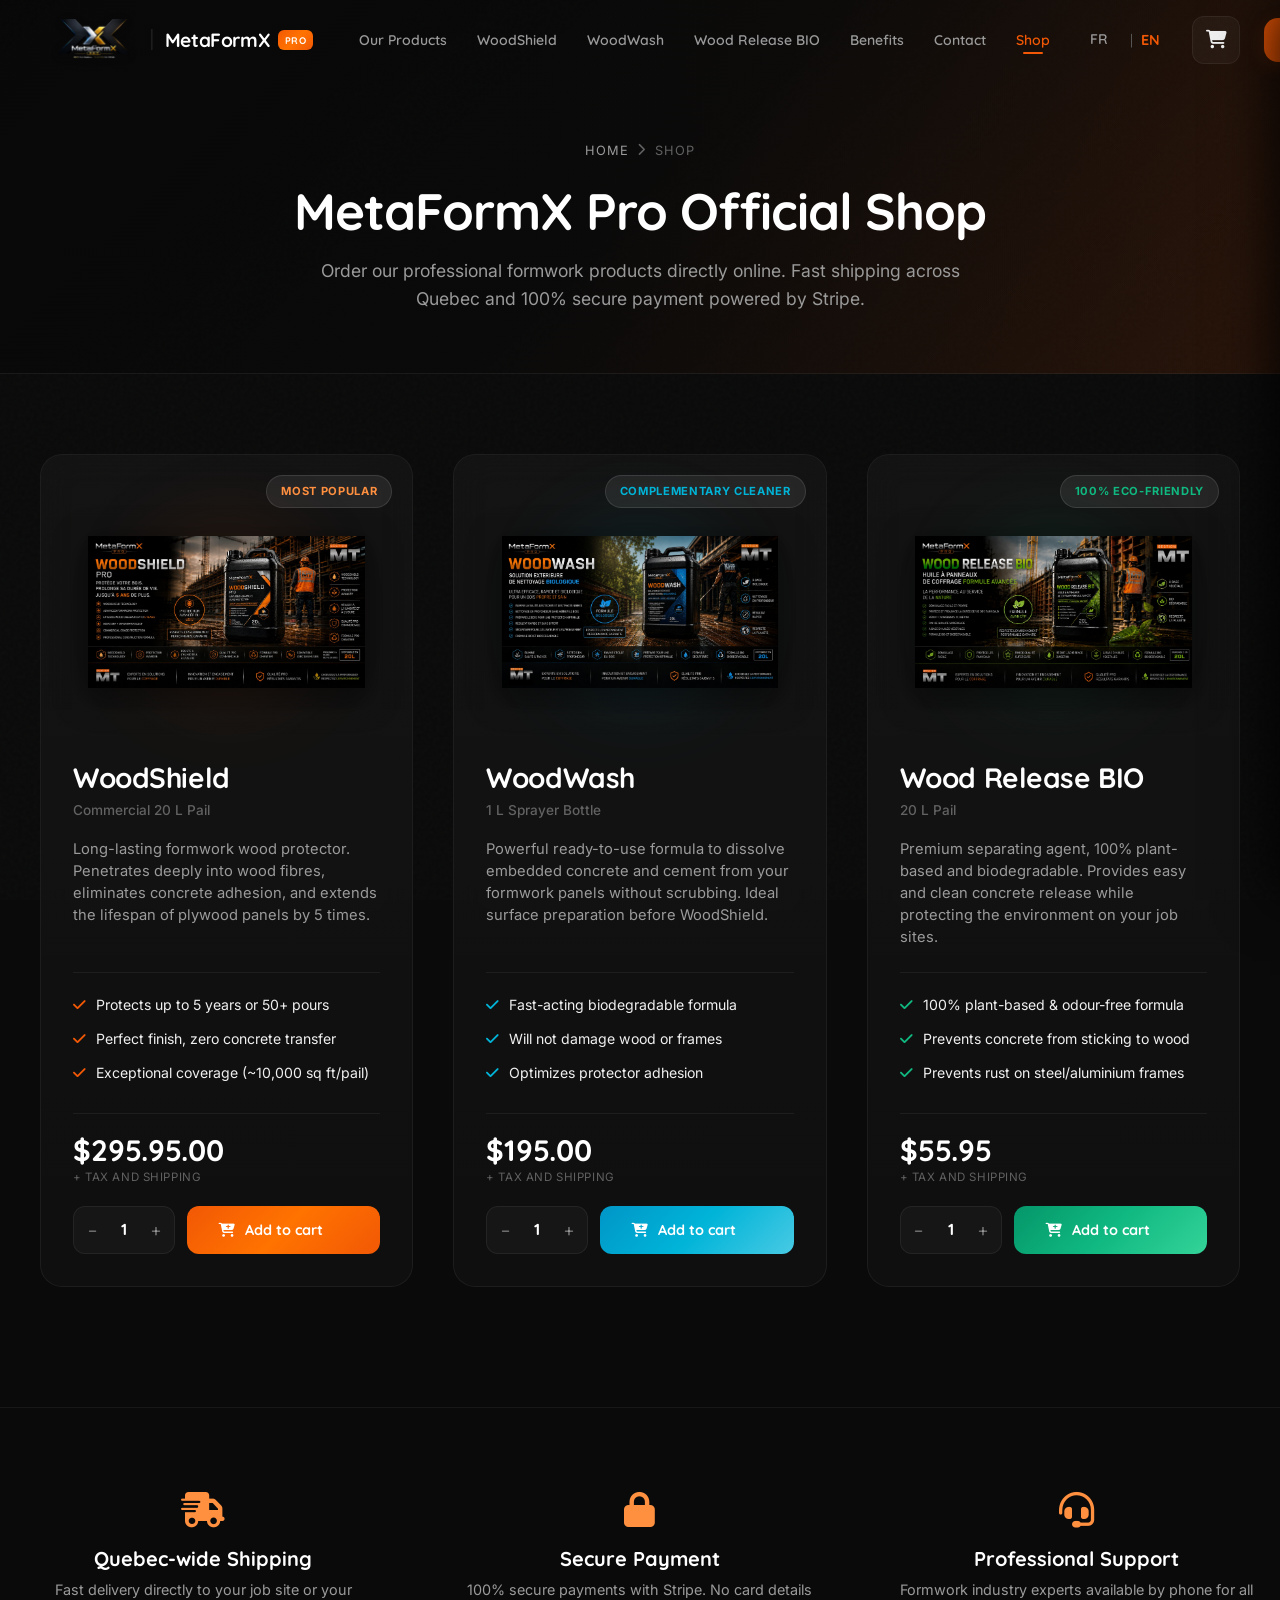
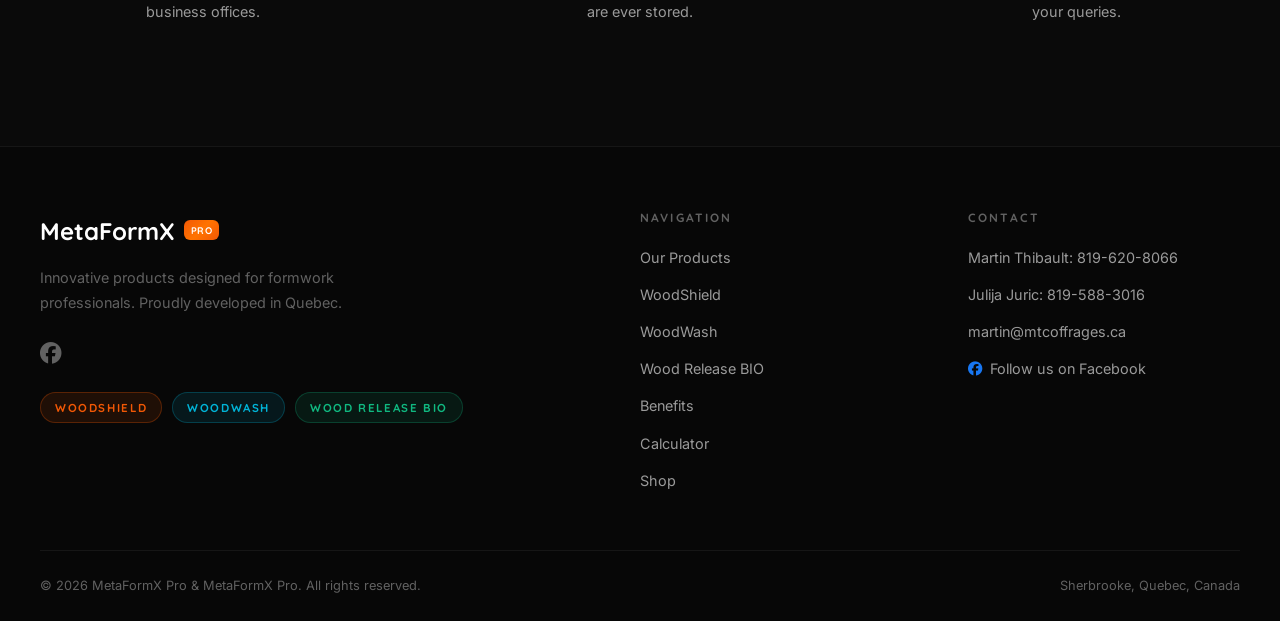
<file: boutique-en.html>
﻿<!DOCTYPE html>
<html lang="en">
<head>
    <meta charset="UTF-8">
    <meta name="viewport" content="width=device-width, initial-scale=1.0">
    <meta name="description" content="Discover the official MetaFormX Pro shop. Order online our WoodShield protectors, WoodWash cleaners, and Wood Release BIO oils.">
    <meta name="keywords" content="MetaFormX Pro, Shop, buy WoodShield, buy WoodWash, Wood Release BIO, formwork, concrete, concrete products, precast plant, precast concrete, concrete release agent, Quebec">
    <title>MetaFormX Pro Shop | MetaFormX Pro</title>

    <!-- Favicons -->
    <link rel="icon" href="favicon.png" type="image/png" sizes="32x32">
    <link rel="apple-touch-icon" href="apple-touch-icon.png">

    <!-- Open Graph -->
    <meta property="og:title" content="MetaFormX Pro Shop | MetaFormX Pro">
    <meta property="og:description" content="Order online our formwork wood protectors, cleaners, and biodegradable release oils.">
    <meta property="og:type" content="website">
    <meta property="og:url" content="https://metaformxpro.ca/boutique-en.html">

    <!-- Fonts -->
    <link rel="preconnect" href="https://fonts.googleapis.com">
    <link rel="preconnect" href="https://fonts.gstatic.com" crossorigin>
    <link href="https://fonts.googleapis.com/css2?family=Inter:wght@300;400;500;600;700&family=Quicksand:wght@400;500;600;700&family=Vollkorn:ital,wght@0,400;0,700;0,900;1,400&display=swap" rel="stylesheet">

    <!-- FontAwesome -->
    <link rel="stylesheet" href="https://cdnjs.cloudflare.com/ajax/libs/font-awesome/6.4.0/css/all.min.css">

    <!-- Stylesheet -->
    <link rel="stylesheet" href="style.css">
</head>
<body class="boutique-page">

    <!-- ═══════════════════════════════════════════
         HEADER / NAVIGATION
    ═══════════════════════════════════════════ -->
    <header class="site-header" id="site-header">
        <div class="header-inner">
            <a href="index-en.html" class="logo" id="logo-link">
                <img src="logo_no_bg-removebg-preview.png" alt="Location de Coffrages" class="logo-img-company">
                <span class="logo-sep">|</span>
                <span class="logo-brand">MetaFormX <span class="pro-badge">PRO</span></span>
            </a>

            <nav class="main-nav" id="main-nav" aria-label="Main Navigation">
                <ul>
                    <li><a href="index-en.html#produits" id="nav-produits">Our Products</a></li>
                    <li><a href="index-en.html#woodshield" id="nav-woodshield">WoodShield</a></li>
                    <li><a href="index-en.html#woodwash" id="nav-woodwash">WoodWash</a></li>
                    <li><a href="index-en.html#biopaneloil" id="nav-biopaneloil">Wood Release BIO</a></li>
                    <li><a href="index-en.html#avantages" id="nav-avantages">Benefits</a></li>
                    <li><a href="index-en.html#contact" id="nav-contact">Contact</a></li>
                    <li><a href="boutique-en.html" class="active" id="nav-boutique">Shop</a></li>
                    <li class="lang-switcher">
                        <a href="boutique.html" class="lang-link" aria-label="Passer en Français">FR</a>
                        <span class="lang-sep">|</span>
                        <span class="lang-current">EN</span>
                    </li>
                </ul>
            </nav>

            <div class="header-actions">
                <button class="cart-trigger" id="cart-trigger" aria-label="Open Cart">
                    <i class="fa-solid fa-cart-shopping"></i>
                    <span class="cart-badge" id="cart-badge">0</span>
                </button>

                <a href="index-en.html#contact" class="nav-cta-btn" id="header-cta">
                    <i class="fa-solid fa-paper-plane"></i> Get a quote
                </a>

                <button class="hamburger" id="hamburger" aria-label="Open menu" aria-expanded="false">
                    <span></span><span></span><span></span>
                </button>
            </div>
        </div>
    </header>

    <!-- Mobile drawer -->
    <div class="mobile-drawer" id="mobile-drawer">
        <ul>
            <li><a href="index-en.html#produits" class="mob-link">Our Products</a></li>
            <li><a href="index-en.html#woodshield" class="mob-link">WoodShield</a></li>
            <li><a href="index-en.html#woodwash" class="mob-link">WoodWash</a></li>
            <li><a href="index-en.html#biopaneloil" class="mob-link">Wood Release BIO</a></li>
            <li><a href="index-en.html#avantages" class="mob-link">Benefits</a></li>
            <li><a href="index-en.html#contact" class="mob-link">Contact</a></li>
            <li><a href="boutique-en.html" class="mob-link active">Shop</a></li>
            <li><a href="index-en.html#contact" class="mob-link mob-cta">Get a quote</a></li>
            <li class="mob-lang-switcher-row">
                <a href="boutique.html" class="mob-lang-link">FR</a>
                <span class="mob-lang-sep">|</span>
                <span class="mob-lang-current">EN</span>
            </li>
        </ul>
    </div>
    <div class="drawer-overlay" id="drawer-overlay"></div>

    <main>
        <!-- ═══════════════════════════════════════════
             BOUTIQUE HERO
        ═══════════════════════════════════════════ -->
        <section class="boutique-hero">
            <div class="hero-bg">
                <div class="hero-bg-overlay"></div>
            </div>
            <div class="container boutique-hero-content aos-fade-up">
                <nav class="breadcrumbs" aria-label="Breadcrumbs">
                    <a href="index-en.html">Home</a>
                    <i class="fa-solid fa-chevron-right"></i>
                    <span>Shop</span>
                </nav>
                <h1 class="boutique-title">MetaFormX Pro Official Shop</h1>
                <p class="boutique-subtitle">
                    Order our professional formwork products directly online. Fast shipping across Quebec and 100% secure payment powered by Stripe.
                </p>
            </div>
        </section>

        <!-- ═══════════════════════════════════════════
             SHOPPING SECTION / PRODUCTS GRID
        ═══════════════════════════════════════════ -->
        <section class="boutique-products container">
            <div class="shop-grid">
                
                <!-- Product Card: WoodShield -->
                <article class="shop-card shop-card-shield aos-fade-up" data-theme="woodshield">
                    <div class="shop-card-badge">Most Popular</div>
                    <div class="shop-card-img-wrap">
                        <img src="WoodShield_under_2MB.jpg" alt="MetaFormX Pro WoodShield 20L" class="shop-card-img" loading="lazy">
                        <div class="shop-card-img-glow"></div>
                    </div>
                    <div class="shop-card-info">
                        <h2 class="shop-card-title">WoodShield</h2>
                        <span class="shop-card-format">Commercial 20 L Pail</span>
                        <p class="shop-card-desc">
                            Long-lasting formwork wood protector. Penetrates deeply into wood fibres, eliminates concrete adhesion, and extends the lifespan of plywood panels by 5 times.
                        </p>
                        
                        <ul class="shop-card-features">
                            <li><i class="fa-solid fa-check"></i> Protects up to 5 years or 50+ pours</li>
                            <li><i class="fa-solid fa-check"></i> Perfect finish, zero concrete transfer</li>
                            <li><i class="fa-solid fa-check"></i> Exceptional coverage (~10,000 sq ft/pail)</li>
                        </ul>

                        <div class="shop-card-buy-section">
                            <div class="shop-card-price">
                                <span class="price-val">$295.95.00</span>
                                <span class="price-tax">+ tax and shipping</span>
                            </div>
                            <div class="shop-card-actions">
                                <div class="qty-selector">
                                    <button class="qty-btn qty-minus" aria-label="Decrease quantity" onclick="decrementQty('woodshield')">−</button>
                                    <span class="qty-val" id="qty-woodshield">1</span>
                                    <button class="qty-btn qty-plus" aria-label="Increase quantity" onclick="incrementQty('woodshield')">+</button>
                                </div>
                                <button class="btn btn-primary shop-add-btn" onclick="addToCart('woodshield')">
                                    <i class="fa-solid fa-cart-plus"></i> Add to cart
                                </button>
                            </div>
                        </div>
                    </div>
                </article>

                <!-- Product Card: WoodWash -->
                <article class="shop-card shop-card-wash aos-fade-up delay-1" data-theme="woodwash">
                    <div class="shop-card-badge">Complementary Cleaner</div>
                    <div class="shop-card-img-wrap">
                        <img src="WoodWash_under_2MB.jpg" alt="MetaFormX Pro WoodWash 1L" class="shop-card-img" loading="lazy">
                        <div class="shop-card-img-glow"></div>
                    </div>
                    <div class="shop-card-info">
                        <h2 class="shop-card-title">WoodWash</h2>
                        <span class="shop-card-format">1 L Sprayer Bottle</span>
                        <p class="shop-card-desc">
                            Powerful ready-to-use formula to dissolve embedded concrete and cement from your formwork panels without scrubbing. Ideal surface preparation before WoodShield.
                        </p>
                        
                        <ul class="shop-card-features">
                            <li><i class="fa-solid fa-check"></i> Fast-acting biodegradable formula</li>
                            <li><i class="fa-solid fa-check"></i> Will not damage wood or frames</li>
                            <li><i class="fa-solid fa-check"></i> Optimizes protector adhesion</li>
                        </ul>

                        <div class="shop-card-buy-section">
                            <div class="shop-card-price">
                                <span class="price-val">$195.00</span>
                                <span class="price-tax">+ tax and shipping</span>
                            </div>
                            <div class="shop-card-actions">
                                <div class="qty-selector">
                                    <button class="qty-btn qty-minus" aria-label="Decrease quantity" onclick="decrementQty('woodwash')">−</button>
                                    <span class="qty-val" id="qty-woodwash">1</span>
                                    <button class="qty-btn qty-plus" aria-label="Increase quantity" onclick="incrementQty('woodwash')">+</button>
                                </div>
                                <button class="btn btn-primary shop-add-btn" onclick="addToCart('woodwash')">
                                    <i class="fa-solid fa-cart-plus"></i> Add to cart
                                </button>
                            </div>
                        </div>
                    </div>
                </article>

                <!-- Product Card: Wood Release BIO -->
                <article class="shop-card shop-card-bio aos-fade-up delay-2" data-theme="biopaneloil">
                    <div class="shop-card-badge text-green">100% Eco-Friendly</div>
                    <div class="shop-card-img-wrap">
                        <img src="Wood_release_bio_under_2MB.jpg" alt="MetaFormX Pro Wood Release BIO 20L" class="shop-card-img" loading="lazy">
                        <div class="shop-card-img-glow"></div>
                    </div>
                    <div class="shop-card-info">
                        <h2 class="shop-card-title">Wood Release BIO</h2>
                        <span class="shop-card-format">20 L Pail</span>
                        <p class="shop-card-desc">
                            Premium separating agent, 100% plant-based and biodegradable. Provides easy and clean concrete release while protecting the environment on your job sites.
                        </p>
                        
                        <ul class="shop-card-features">
                            <li><i class="fa-solid fa-check"></i> 100% plant-based & odour-free formula</li>
                            <li><i class="fa-solid fa-check"></i> Prevents concrete from sticking to wood</li>
                            <li><i class="fa-solid fa-check"></i> Prevents rust on steel/aluminium frames</li>
                        </ul>

                        <div class="shop-card-buy-section">
                            <div class="shop-card-price">
                                <span class="price-val">$55.95</span>
                                <span class="price-tax">+ tax and shipping</span>
                            </div>
                            <div class="shop-card-actions">
                                <div class="qty-selector">
                                    <button class="qty-btn qty-minus" aria-label="Decrease quantity" onclick="decrementQty('biopaneloil')">−</button>
                                    <span class="qty-val" id="qty-biopaneloil">1</span>
                                    <button class="qty-btn qty-plus" aria-label="Increase quantity" onclick="incrementQty('biopaneloil')">+</button>
                                </div>
                                <button class="btn btn-primary shop-add-btn" onclick="addToCart('biopaneloil')">
                                    <i class="fa-solid fa-cart-plus"></i> Add to cart
                                </button>
                            </div>
                        </div>
                    </div>
                </article>

            </div>
        </section>

        <!-- ═══════════════════════════════════════════
             SECURE TRANSACTION TRUST SECTION
        ═══════════════════════════════════════════ -->
        <section class="shop-trust container aos-fade-up">
            <div class="trust-grid">
                <div class="trust-card">
                    <i class="fa-solid fa-truck-fast"></i>
                    <h3>Quebec-wide Shipping</h3>
                    <p>Fast delivery directly to your job site or your business offices.</p>
                </div>
                <div class="trust-card">
                    <i class="fa-solid fa-lock"></i>
                    <h3>Secure Payment</h3>
                    <p>100% secure payments with Stripe. No card details are ever stored.</p>
                </div>
                <div class="trust-card">
                    <i class="fa-solid fa-headset"></i>
                    <h3>Professional Support</h3>
                    <p>Formwork industry experts available by phone for all your queries.</p>
                </div>
            </div>
        </section>
    </main>

    <!-- ═══════════════════════════════════════════
         SIDE SHOPPING CART PANEL (SLIDE-IN)
    ═══════════════════════════════════════════ -->
    <div class="cart-panel-overlay" id="cart-panel-overlay"></div>
    <div class="cart-panel" id="cart-panel">
        <div class="cart-panel-header">
            <h2 class="cart-panel-title">
                <i class="fa-solid fa-cart-shopping"></i> Your Cart
            </h2>
            <button class="cart-panel-close" id="cart-panel-close" aria-label="Close Cart">
                <i class="fa-solid fa-xmark"></i>
            </button>
        </div>

        <div class="cart-panel-body" id="cart-items-container">
            <!-- Dynamic Cart Items go here -->
            <div class="cart-empty-message">
                <i class="fa-solid fa-basket-shopping"></i>
                <p>Your cart is empty</p>
                <button class="btn btn-ghost" onclick="closeCart()">Return to shop</button>
            </div>
        </div>

        <div class="cart-panel-footer" id="cart-panel-footer" style="display: none;">
            <div class="cart-summary-row">
                <span class="summary-label">Subtotal (Taxes excl.):</span>
                <span class="summary-value" id="cart-subtotal">$0.00</span>
            </div>
            
            <p class="cart-stripe-notice">
                Checkout is processed per individual product through Stripe to ensure maximum banking security.
            </p>

            <div class="cart-checkout-actions" id="cart-checkout-actions">
                <!-- Checkout buttons per product in cart will be dynamically inserted here -->
            </div>
        </div>
    </div>

    <!-- Notification Toast -->
    <div class="toast-notification" id="toast-notification">
        <i class="fa-solid fa-circle-check"></i>
        <span id="toast-message">Item added to cart!</span>
    </div>

    <!-- ═══════════════════════════════════════════
         FOOTER
    ═══════════════════════════════════════════ -->
    <footer class="site-footer">
        <div class="container footer-inner">
            <div class="footer-top">
                <div class="footer-brand">
                    <div class="footer-logo-text">MetaFormX <span class="pro-badge">PRO</span></div>
                    <p>Innovative products designed for formwork professionals. Proudly developed in Quebec.</p>
                    <div class="footer-social-links">
                        <a href="https://www.facebook.com/profile.php?id=61590690777634" target="_blank" rel="noopener" aria-label="Facebook"><i class="fa-brands fa-facebook"></i></a>
                    </div>
                    <div class="footer-products-tags">
                        <span class="ftag ftag-shield">WoodShield</span>
                        <span class="ftag ftag-wash">WoodWash</span>
                        <span class="ftag ftag-bio">Wood Release BIO</span>
                    </div>
                </div>

                <div class="footer-nav-col">
                    <h4>Navigation</h4>
                    <ul>
                        <li><a href="#produits">Our Products</a></li>
                        <li><a href="#woodshield">WoodShield</a></li>
                        <li><a href="#woodwash">WoodWash</a></li>
                        <li><a href="#biopaneloil">Wood Release BIO</a></li>
                        <li><a href="#avantages">Benefits</a></li>
                        <li><a href="#calculateur">Calculator</a></li>
                        <li><a href="boutique-en.html">Shop</a></li>
                    </ul>
                </div>

                <div class="footer-nav-col">
                    <h4>Contact</h4>
                    <ul>
                        <li><a href="tel:8196208066">Martin Thibault: 819-620-8066</a></li>
                        <li><a href="tel:8195883016">Julija Juric: 819-588-3016</a></li>
                        <li><a href="mailto:martin@mtcoffrages.ca">martin@mtcoffrages.ca</a></li>
                        <li><a href="https://www.facebook.com/profile.php?id=61590690777634" target="_blank" rel="noopener"><i class="fa-brands fa-facebook" style="color: #1877F2; margin-right: 8px;"></i>Follow us on Facebook</a></li>
                    </ul>
                </div>
            </div>

            <div class="footer-bottom">
                <span>&copy; 2026 MetaFormX Pro &amp; MetaFormX Pro. All rights reserved.</span>
                <span>Sherbrooke, Quebec, Canada</span>
            </div>
        </div>
    </footer>

    <!-- Scripts -->
    <script src="script.js"></script>
    <script src="boutique.js"></script>
</body>
</html>
</file>
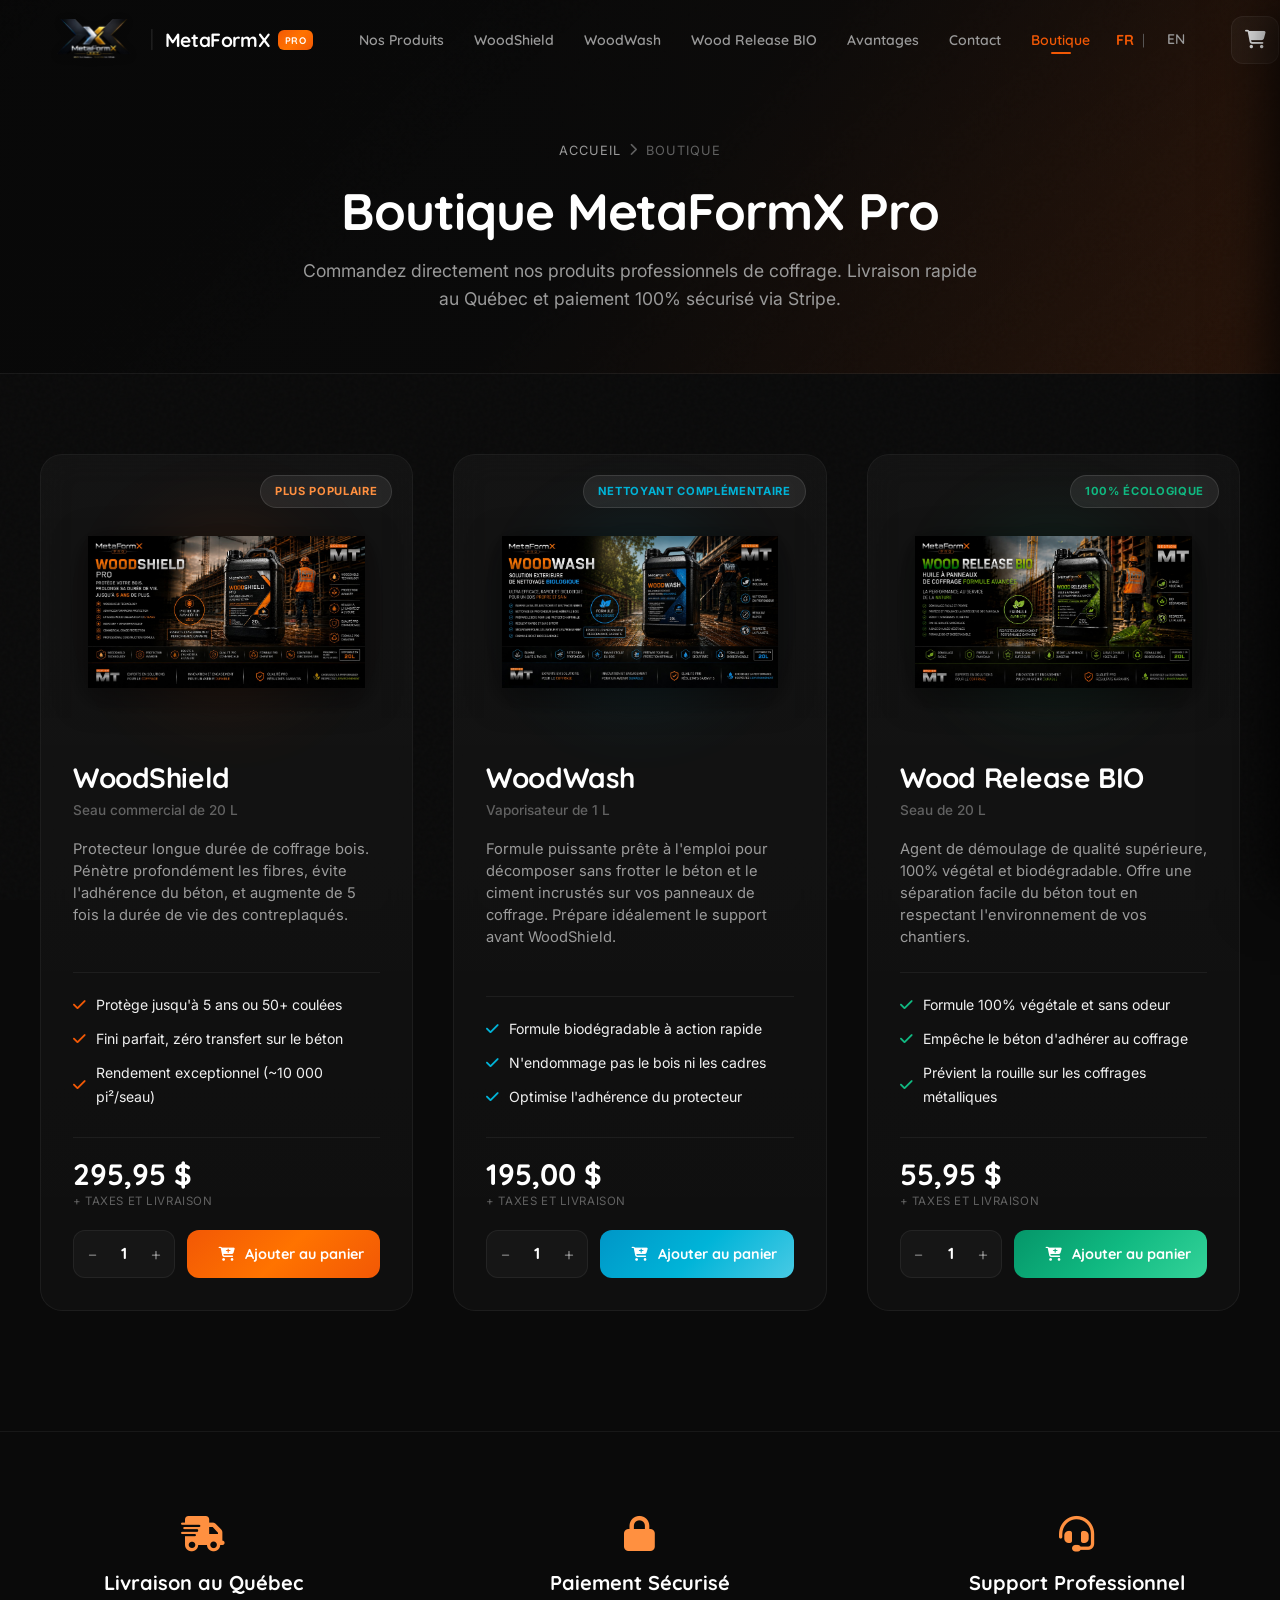
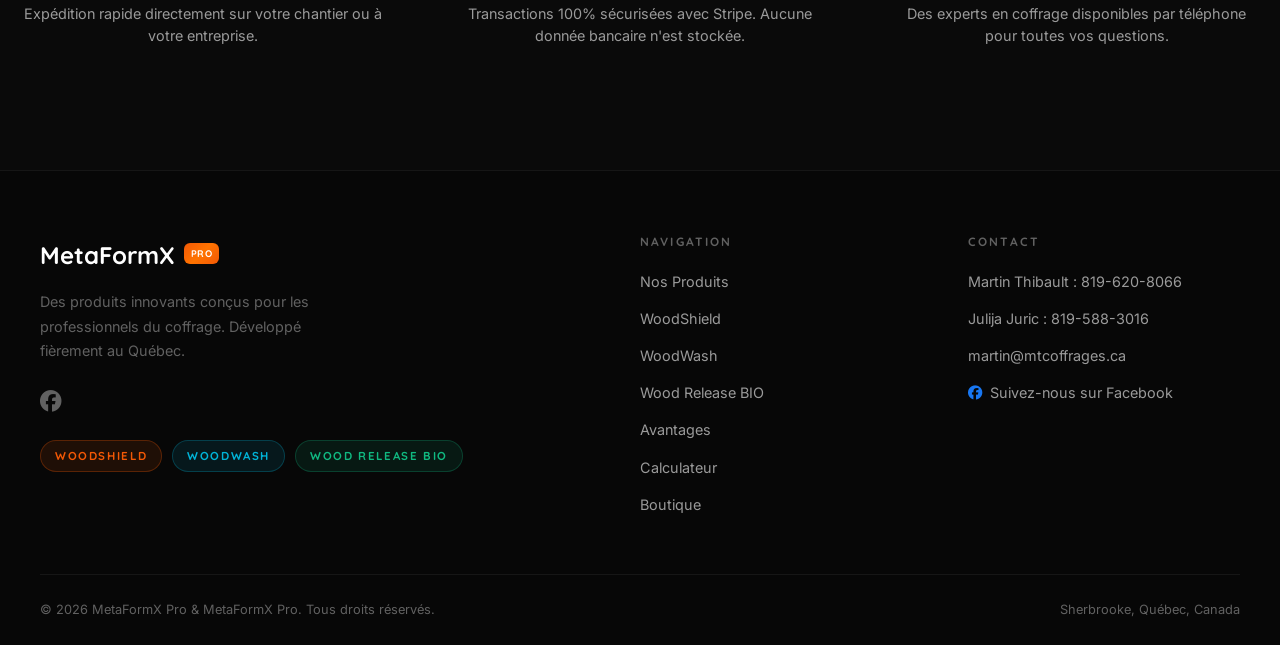
<file: boutique.html>
﻿<!DOCTYPE html>
<html lang="fr">
<head>
    <meta charset="UTF-8">
    <meta name="viewport" content="width=device-width, initial-scale=1.0">
    <meta name="description" content="Découvrez la boutique officielle MetaFormX Pro. Commandez en ligne nos protecteurs WoodShield, nettoyants WoodWash et agents de démoulage biologiques.">
    <meta name="keywords" content="MetaFormX Pro, Boutique, acheter WoodShield, acheter WoodWash, Wood Release BIO, coffrage, béton, produits de béton, usine de préfabriqué, béton préfabriqué, agent de démoulage béton, Québec">
    <title>Boutique MetaFormX Pro</title>

    <!-- Favicons -->
    <link rel="icon" href="favicon.png" type="image/png" sizes="32x32">
    <link rel="apple-touch-icon" href="apple-touch-icon.png">

    <!-- Open Graph -->
    <meta property="og:title" content="Boutique MetaFormX Pro">
    <meta property="og:description" content="Commandez en ligne nos protecteurs de coffrage WoodShield, nettoyants WoodWash et huiles de démoulage bio.">
    <meta property="og:type" content="website">
    <meta property="og:url" content="https://metaformxpro.ca/boutique.html">

    <!-- Fonts -->
    <link rel="preconnect" href="https://fonts.googleapis.com">
    <link rel="preconnect" href="https://fonts.gstatic.com" crossorigin>
    <link href="https://fonts.googleapis.com/css2?family=Inter:wght@300;400;500;600;700&family=Quicksand:wght@400;500;600;700&family=Vollkorn:ital,wght@0,400;0,700;0,900;1,400&display=swap" rel="stylesheet">

    <!-- FontAwesome -->
    <link rel="stylesheet" href="https://cdnjs.cloudflare.com/ajax/libs/font-awesome/6.4.0/css/all.min.css">

    <!-- Stylesheet -->
    <link rel="stylesheet" href="style.css">
</head>
<body class="boutique-page">

    <!-- ═══════════════════════════════════════════
         HEADER / NAVIGATION
    ═══════════════════════════════════════════ -->
    <header class="site-header" id="site-header">
        <div class="header-inner">
            <a href="index.html" class="logo" id="logo-link">
                <img src="logo_no_bg-removebg-preview.png" alt="Location de Coffrages" class="logo-img-company">
                <span class="logo-sep">|</span>
                <span class="logo-brand">MetaFormX <span class="pro-badge">PRO</span></span>
            </a>

            <nav class="main-nav" id="main-nav" aria-label="Navigation principale">
                <ul>
                    <li><a href="index.html#produits" id="nav-produits">Nos Produits</a></li>
                    <li><a href="produit-woodshield.html" id="nav-woodshield">WoodShield</a></li>
                    <li><a href="produit-woodwash.html" id="nav-woodwash">WoodWash</a></li>
                    <li><a href="produit-wood-release-bio.html" id="nav-biopaneloil">Wood Release BIO</a></li>
                    <li><a href="index.html#avantages" id="nav-avantages">Avantages</a></li>
                    <li><a href="index.html#contact" id="nav-contact">Contact</a></li>
                    <li><a href="boutique.html" class="active" id="nav-boutique">Boutique</a></li>
                    <li class="lang-switcher">
                        <span class="lang-current">FR</span>
                        <span class="lang-sep">|</span>
                        <a href="boutique-en.html" class="lang-link" aria-label="Switch to English">EN</a>
                    </li>
                </ul>
            </nav>

            <div class="header-actions">
                <button class="cart-trigger" id="cart-trigger" aria-label="Ouvrir le panier">
                    <i class="fa-solid fa-cart-shopping"></i>
                    <span class="cart-badge" id="cart-badge">0</span>
                </button>

                <a href="index.html#contact" class="nav-cta-btn" id="header-cta">
                    <i class="fa-solid fa-paper-plane"></i> Obtenir un devis
                </a>

                <button class="hamburger" id="hamburger" aria-label="Ouvrir le menu" aria-expanded="false">
                    <span></span><span></span><span></span>
                </button>
            </div>
        </div>
    </header>

    <!-- Mobile drawer -->
    <div class="mobile-drawer" id="mobile-drawer">
        <ul>
            <li><a href="index.html#produits" class="mob-link">Nos Produits</a></li>
            <li><a href="produit-woodshield.html" class="mob-link">WoodShield</a></li>
            <li><a href="produit-woodwash.html" class="mob-link">WoodWash</a></li>
            <li><a href="produit-wood-release-bio.html" class="mob-link">Wood Release BIO</a></li>
            <li><a href="index.html#avantages" class="mob-link">Avantages</a></li>
            <li><a href="index.html#contact" class="mob-link">Contact</a></li>
            <li><a href="boutique.html" class="mob-link active">Boutique</a></li>
            <li><a href="index.html#contact" class="mob-link mob-cta">Obtenir un devis</a></li>
            <li class="mob-lang-switcher-row">
                <span class="mob-lang-current">FR</span>
                <span class="mob-lang-sep">|</span>
                <a href="boutique-en.html" class="mob-lang-link">EN</a>
            </li>
        </ul>
    </div>
    <div class="drawer-overlay" id="drawer-overlay"></div>

    <main>
        <!-- ═══════════════════════════════════════════
             BOUTIQUE HERO
        ═══════════════════════════════════════════ -->
        <section class="boutique-hero">
            <div class="hero-bg">
                <div class="hero-bg-overlay"></div>
            </div>
            <div class="container boutique-hero-content aos-fade-up">
                <nav class="breadcrumbs" aria-label="Fil d'Ariane">
                    <a href="index.html">Accueil</a>
                    <i class="fa-solid fa-chevron-right"></i>
                    <span>Boutique</span>
                </nav>
                <h1 class="boutique-title">Boutique MetaFormX Pro</h1>
                <p class="boutique-subtitle">
                    Commandez directement nos produits professionnels de coffrage. Livraison rapide au Québec et paiement 100% sécurisé via Stripe.
                </p>
            </div>
        </section>

        <!-- ═══════════════════════════════════════════
             SHOPPING SECTION / PRODUCTS GRID
        ═══════════════════════════════════════════ -->
        <section class="boutique-products container">
            <div class="shop-grid">
                
                <!-- Product Card: WoodShield -->
                <article class="shop-card shop-card-shield aos-fade-up" data-theme="woodshield">
                    <div class="shop-card-badge">Plus Populaire</div>
                    <div class="shop-card-img-wrap">
                        <img src="WoodShield_under_2MB.jpg" alt="MetaFormX Pro WoodShield 20L" class="shop-card-img" loading="lazy">
                        <div class="shop-card-img-glow"></div>
                    </div>
                    <div class="shop-card-info">
                        <h2 class="shop-card-title">WoodShield</h2>
                        <span class="shop-card-format">Seau commercial de 20 L</span>
                        <p class="shop-card-desc">
                            Protecteur longue durée de coffrage bois. Pénètre profondément les fibres, évite l'adhérence du béton, et augmente de 5 fois la durée de vie des contreplaqués.
                        </p>
                        
                        <ul class="shop-card-features">
                            <li><i class="fa-solid fa-check"></i> Protège jusqu'à 5 ans ou 50+ coulées</li>
                            <li><i class="fa-solid fa-check"></i> Fini parfait, zéro transfert sur le béton</li>
                            <li><i class="fa-solid fa-check"></i> Rendement exceptionnel (~10 000 pi²/seau)</li>
                        </ul>

                        <div class="shop-card-buy-section">
                            <div class="shop-card-price">
                                <span class="price-val">295,95 $</span>
                                <span class="price-tax">+ taxes et livraison</span>
                            </div>
                            <div class="shop-card-actions">
                                <div class="qty-selector">
                                    <button class="qty-btn qty-minus" aria-label="Diminuer la quantité" onclick="decrementQty('woodshield')">−</button>
                                    <span class="qty-val" id="qty-woodshield">1</span>
                                    <button class="qty-btn qty-plus" aria-label="Augmenter la quantité" onclick="incrementQty('woodshield')">+</button>
                                </div>
                                <button class="btn btn-primary shop-add-btn" onclick="addToCart('woodshield')">
                                    <i class="fa-solid fa-cart-plus"></i> Ajouter au panier
                                </button>
                            </div>
                        </div>
                    </div>
                </article>

                <!-- Product Card: WoodWash -->
                <article class="shop-card shop-card-wash aos-fade-up delay-1" data-theme="woodwash">
                    <div class="shop-card-badge">Nettoyant Complémentaire</div>
                    <div class="shop-card-img-wrap">
                        <img src="WoodWash_under_2MB.jpg" alt="MetaFormX Pro WoodWash 1L" class="shop-card-img" loading="lazy">
                        <div class="shop-card-img-glow"></div>
                    </div>
                    <div class="shop-card-info">
                        <h2 class="shop-card-title">WoodWash</h2>
                        <span class="shop-card-format">Vaporisateur de 1 L</span>
                        <p class="shop-card-desc">
                            Formule puissante prête à l'emploi pour décomposer sans frotter le béton et le ciment incrustés sur vos panneaux de coffrage. Prépare idéalement le support avant WoodShield.
                        </p>
                        
                        <ul class="shop-card-features">
                            <li><i class="fa-solid fa-check"></i> Formule biodégradable à action rapide</li>
                            <li><i class="fa-solid fa-check"></i> N'endommage pas le bois ni les cadres</li>
                            <li><i class="fa-solid fa-check"></i> Optimise l'adhérence du protecteur</li>
                        </ul>

                        <div class="shop-card-buy-section">
                            <div class="shop-card-price">
                                <span class="price-val">195,00 $</span>
                                <span class="price-tax">+ taxes et livraison</span>
                            </div>
                            <div class="shop-card-actions">
                                <div class="qty-selector">
                                    <button class="qty-btn qty-minus" aria-label="Diminuer la quantité" onclick="decrementQty('woodwash')">−</button>
                                    <span class="qty-val" id="qty-woodwash">1</span>
                                    <button class="qty-btn qty-plus" aria-label="Augmenter la quantité" onclick="incrementQty('woodwash')">+</button>
                                </div>
                                <button class="btn btn-primary shop-add-btn" onclick="addToCart('woodwash')">
                                    <i class="fa-solid fa-cart-plus"></i> Ajouter au panier
                                </button>
                            </div>
                        </div>
                    </div>
                </article>

                <!-- Product Card: Wood Release BIO -->
                <article class="shop-card shop-card-bio aos-fade-up delay-2" data-theme="biopaneloil">
                    <div class="shop-card-badge text-green">100% Écologique</div>
                    <div class="shop-card-img-wrap">
                        <img src="Wood_release_bio_under_2MB.jpg" alt="MetaFormX Pro Wood Release BIO 20L" class="shop-card-img" loading="lazy">
                        <div class="shop-card-img-glow"></div>
                    </div>
                    <div class="shop-card-info">
                        <h2 class="shop-card-title">Wood Release BIO</h2>
                        <span class="shop-card-format">Seau de 20 L</span>
                        <p class="shop-card-desc">
                            Agent de démoulage de qualité supérieure, 100% végétal et biodégradable. Offre une séparation facile du béton tout en respectant l'environnement de vos chantiers.
                        </p>
                        
                        <ul class="shop-card-features">
                            <li><i class="fa-solid fa-check"></i> Formule 100% végétale et sans odeur</li>
                            <li><i class="fa-solid fa-check"></i> Empêche le béton d'adhérer au coffrage</li>
                            <li><i class="fa-solid fa-check"></i> Prévient la rouille sur les coffrages métalliques</li>
                        </ul>

                        <div class="shop-card-buy-section">
                            <div class="shop-card-price">
                                <span class="price-val">55,95 $</span>
                                <span class="price-tax">+ taxes et livraison</span>
                            </div>
                            <div class="shop-card-actions">
                                <div class="qty-selector">
                                    <button class="qty-btn qty-minus" aria-label="Diminuer la quantité" onclick="decrementQty('biopaneloil')">−</button>
                                    <span class="qty-val" id="qty-biopaneloil">1</span>
                                    <button class="qty-btn qty-plus" aria-label="Augmenter la quantité" onclick="incrementQty('biopaneloil')">+</button>
                                </div>
                                <button class="btn btn-primary shop-add-btn" onclick="addToCart('biopaneloil')">
                                    <i class="fa-solid fa-cart-plus"></i> Ajouter au panier
                                </button>
                            </div>
                        </div>
                    </div>
                </article>

            </div>
        </section>

        <!-- ═══════════════════════════════════════════
             SECURE TRANSACTION TRUST SECTION
        ═══════════════════════════════════════════ -->
        <section class="shop-trust container aos-fade-up">
            <div class="trust-grid">
                <div class="trust-card">
                    <i class="fa-solid fa-truck-fast"></i>
                    <h3>Livraison au Québec</h3>
                    <p>Expédition rapide directement sur votre chantier ou à votre entreprise.</p>
                </div>
                <div class="trust-card">
                    <i class="fa-solid fa-lock"></i>
                    <h3>Paiement Sécurisé</h3>
                    <p>Transactions 100% sécurisées avec Stripe. Aucune donnée bancaire n'est stockée.</p>
                </div>
                <div class="trust-card">
                    <i class="fa-solid fa-headset"></i>
                    <h3>Support Professionnel</h3>
                    <p>Des experts en coffrage disponibles par téléphone pour toutes vos questions.</p>
                </div>
            </div>
        </section>
    </main>

    <!-- ═══════════════════════════════════════════
         SIDE SHOPPING CART PANEL (SLIDE-IN)
    ═══════════════════════════════════════════ -->
    <div class="cart-panel-overlay" id="cart-panel-overlay"></div>
    <div class="cart-panel" id="cart-panel">
        <div class="cart-panel-header">
            <h2 class="cart-panel-title">
                <i class="fa-solid fa-cart-shopping"></i> Votre panier
            </h2>
            <button class="cart-panel-close" id="cart-panel-close" aria-label="Fermer le panier">
                <i class="fa-solid fa-xmark"></i>
            </button>
        </div>

        <div class="cart-panel-body" id="cart-items-container">
            <!-- Dynamic Cart Items go here -->
            <div class="cart-empty-message">
                <i class="fa-solid fa-basket-shopping"></i>
                <p>Votre panier est vide</p>
                <button class="btn btn-ghost" onclick="closeCart()">Retourner à la boutique</button>
            </div>
        </div>

        <div class="cart-panel-footer" id="cart-panel-footer" style="display: none;">
            <div class="cart-summary-row">
                <span class="summary-label">Sous-total (Hors taxes) :</span>
                <span class="summary-value" id="cart-subtotal">0,00 $</span>
            </div>
            
            <p class="cart-stripe-notice">
                Les règlements s'effectuent par produit individuel via Stripe pour garantir une sécurité bancaire maximale.
            </p>

            <div class="cart-checkout-actions" id="cart-checkout-actions">
                <!-- Checkout buttons per product in cart will be dynamically inserted here -->
            </div>
        </div>
    </div>

    <!-- Notification Toast -->
    <div class="toast-notification" id="toast-notification">
        <i class="fa-solid fa-circle-check"></i>
        <span id="toast-message">Produit ajouté au panier !</span>
    </div>

    <!-- ═══════════════════════════════════════════
         FOOTER
    ═══════════════════════════════════════════ -->
    <footer class="site-footer">
        <div class="container footer-inner">
            <div class="footer-top">
                <div class="footer-brand">
                    <div class="footer-logo-text">MetaFormX <span class="pro-badge">PRO</span></div>
                    <p>Des produits innovants conçus pour les professionnels du coffrage. Développé fièrement au Québec.</p>
                    <div class="footer-social-links">
                        <a href="https://www.facebook.com/profile.php?id=61590690777634" target="_blank" rel="noopener" aria-label="Facebook"><i class="fa-brands fa-facebook"></i></a>
                    </div>
                    <div class="footer-products-tags">
                        <span class="ftag ftag-shield">WoodShield</span>
                        <span class="ftag ftag-wash">WoodWash</span>
                        <span class="ftag ftag-bio">Wood Release BIO</span>
                    </div>
                </div>

                <div class="footer-nav-col">
                    <h4>Navigation</h4>
                    <ul>
                        <li><a href="#produits">Nos Produits</a></li>
                        <li><a href="#woodshield">WoodShield</a></li>
                        <li><a href="#woodwash">WoodWash</a></li>
                        <li><a href="#biopaneloil">Wood Release BIO</a></li>
                        <li><a href="#avantages">Avantages</a></li>
                        <li><a href="#calculateur">Calculateur</a></li>
                        <li><a href="boutique.html">Boutique</a></li>
                    </ul>
                </div>

                <div class="footer-nav-col">
                    <h4>Contact</h4>
                    <ul>
                        <li><a href="tel:8196208066">Martin Thibault : 819-620-8066</a></li>
                        <li><a href="tel:8195883016">Julija Juric : 819-588-3016</a></li>
                        <li><a href="mailto:martin@mtcoffrages.ca">martin@mtcoffrages.ca</a></li>
                        <li><a href="https://www.facebook.com/profile.php?id=61590690777634" target="_blank" rel="noopener"><i class="fa-brands fa-facebook" style="color: #1877F2; margin-right: 8px;"></i>Suivez-nous sur Facebook</a></li>
                    </ul>
                </div>
            </div>

            <div class="footer-bottom">
                <span>&copy; 2026 MetaFormX Pro &amp; MetaFormX Pro. Tous droits réservés.</span>
                <span>Sherbrooke, Québec, Canada</span>
            </div>
        </div>
    </footer>

    <!-- Scripts -->
    <script src="script.js"></script>
    <script src="boutique.js"></script>
</body>
</html>
</file>
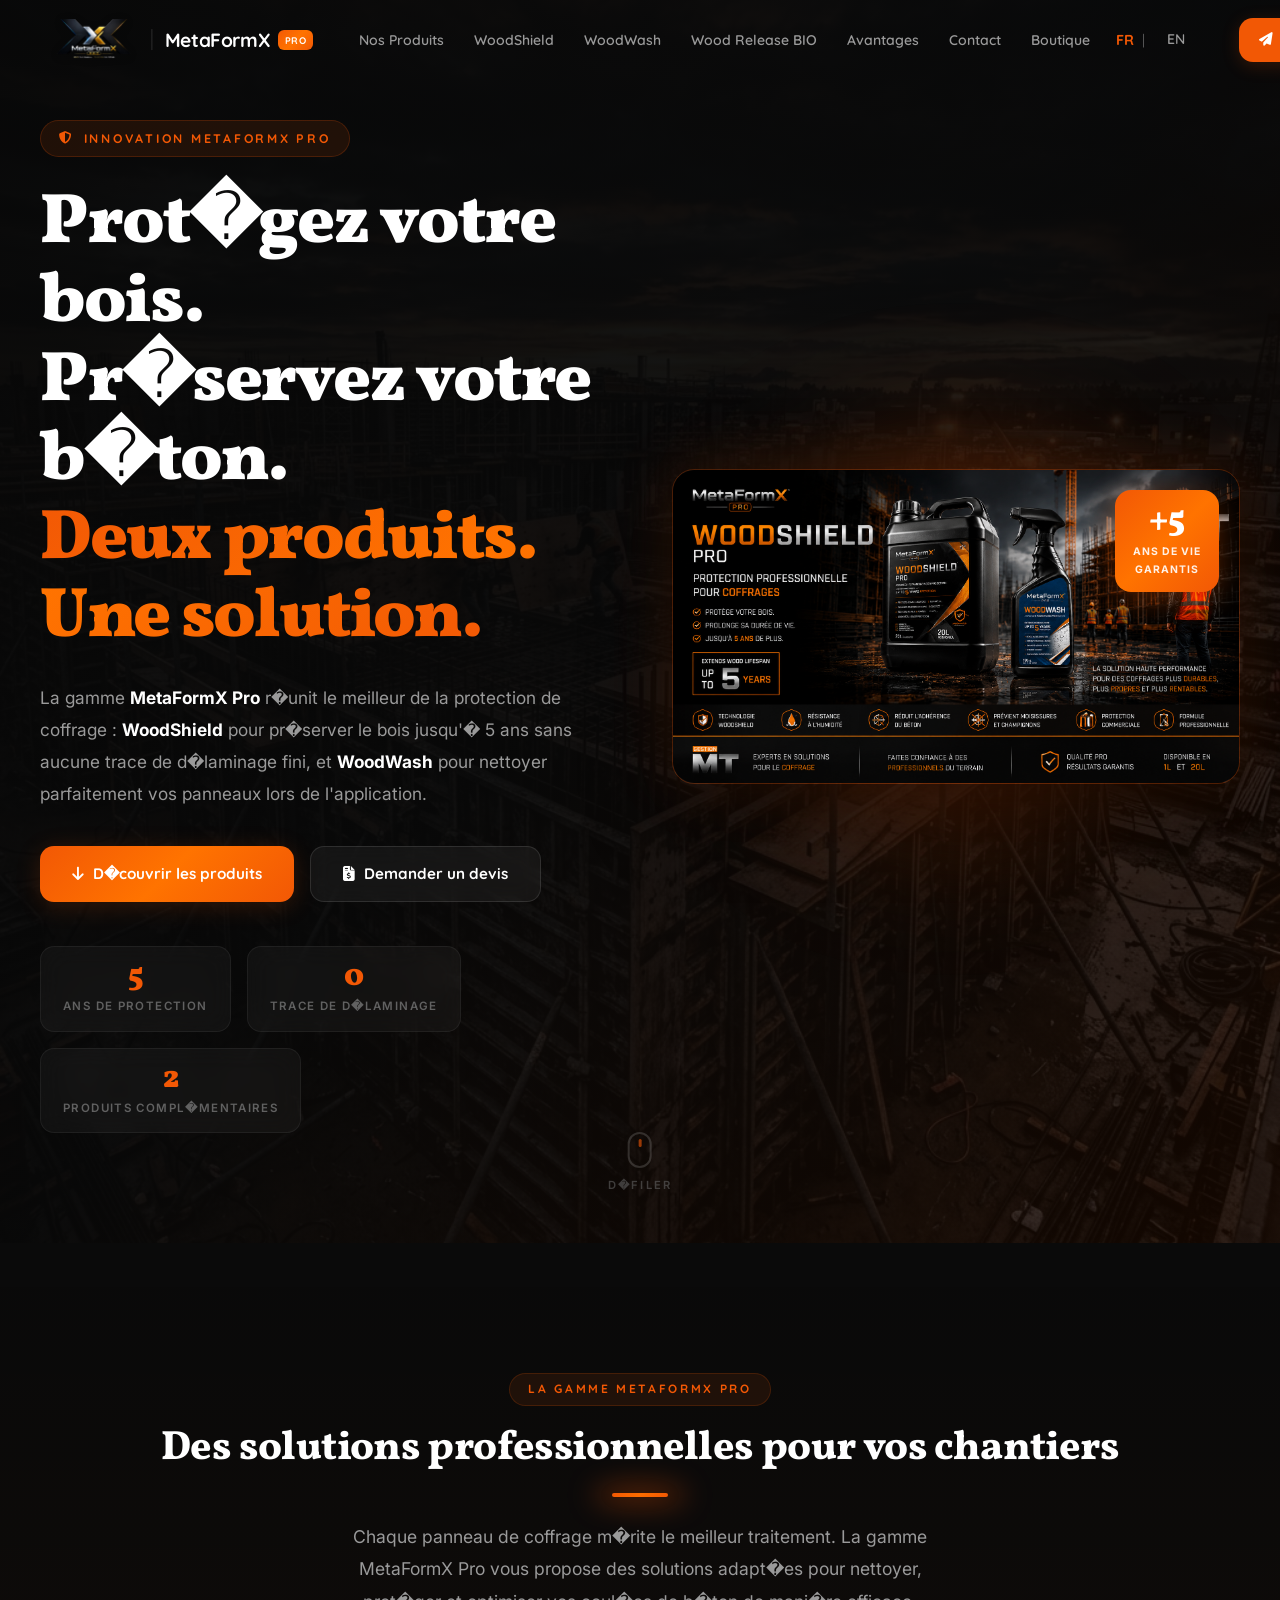
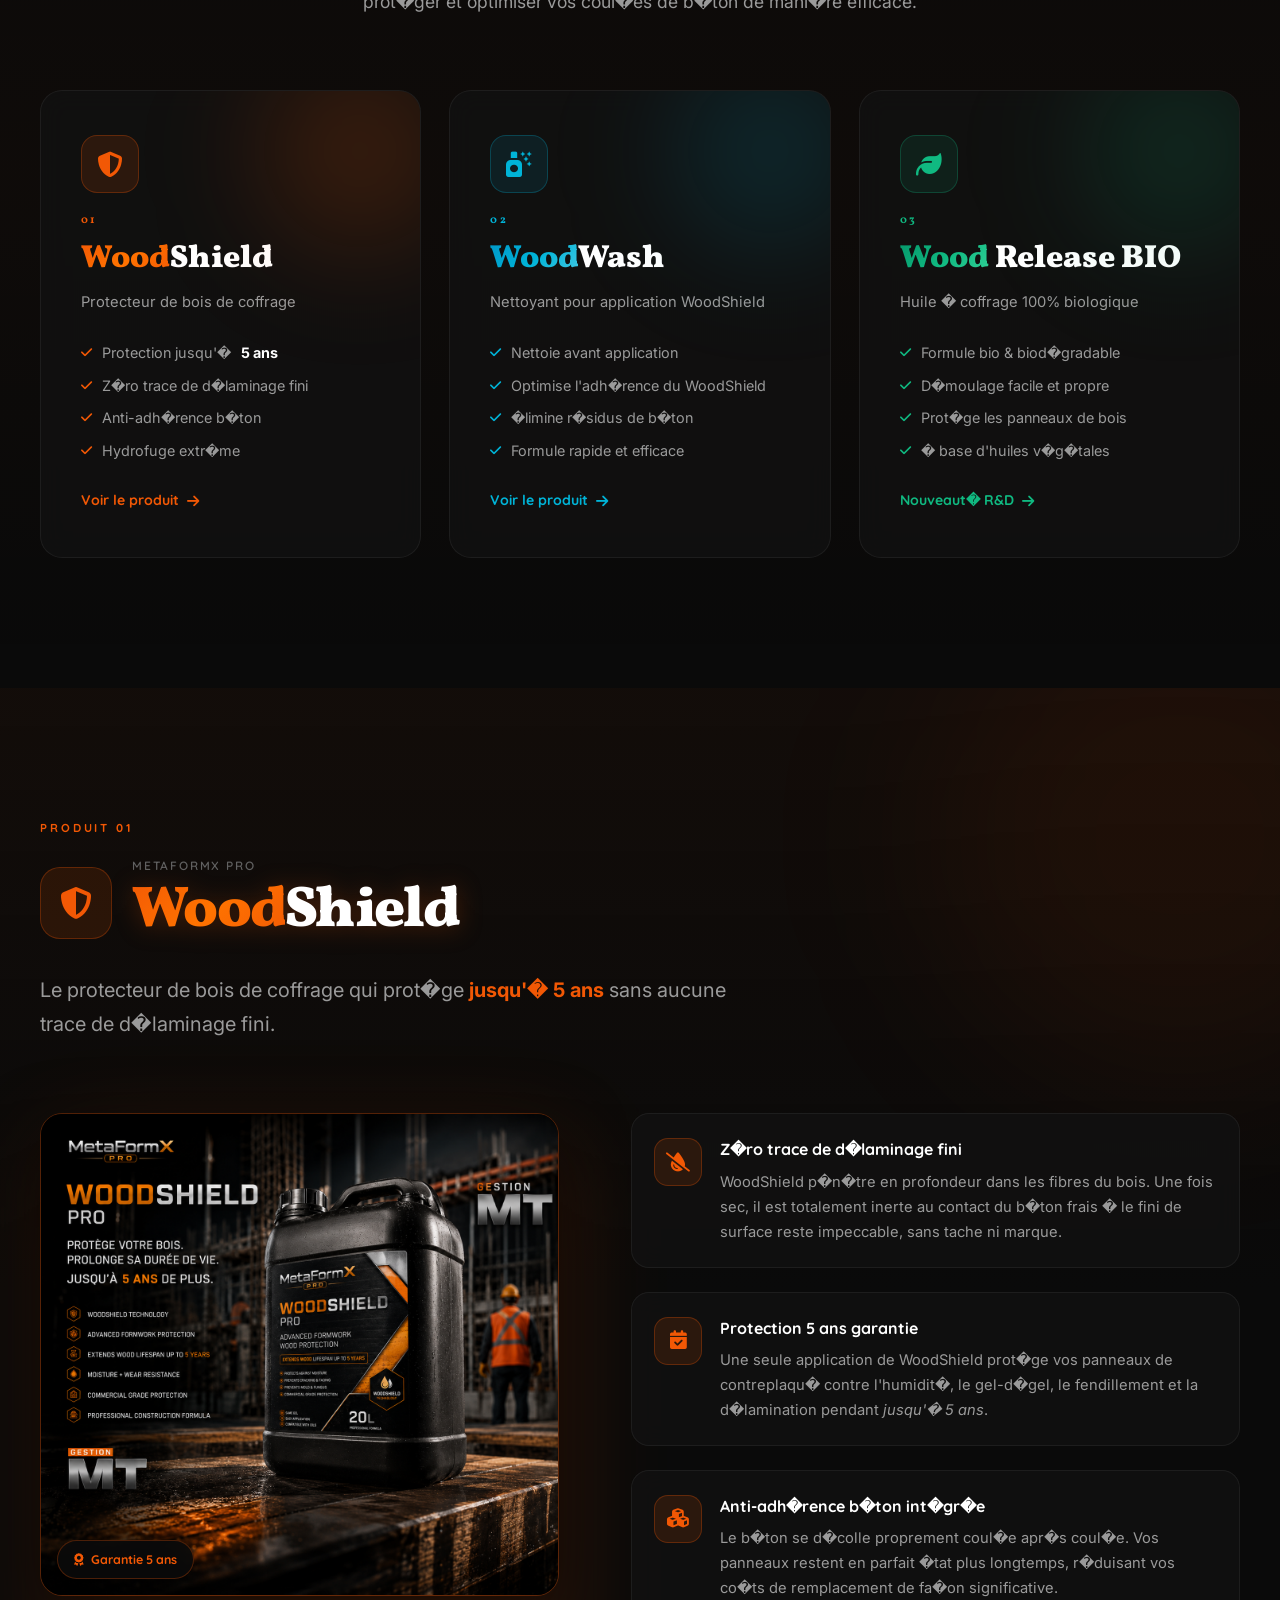
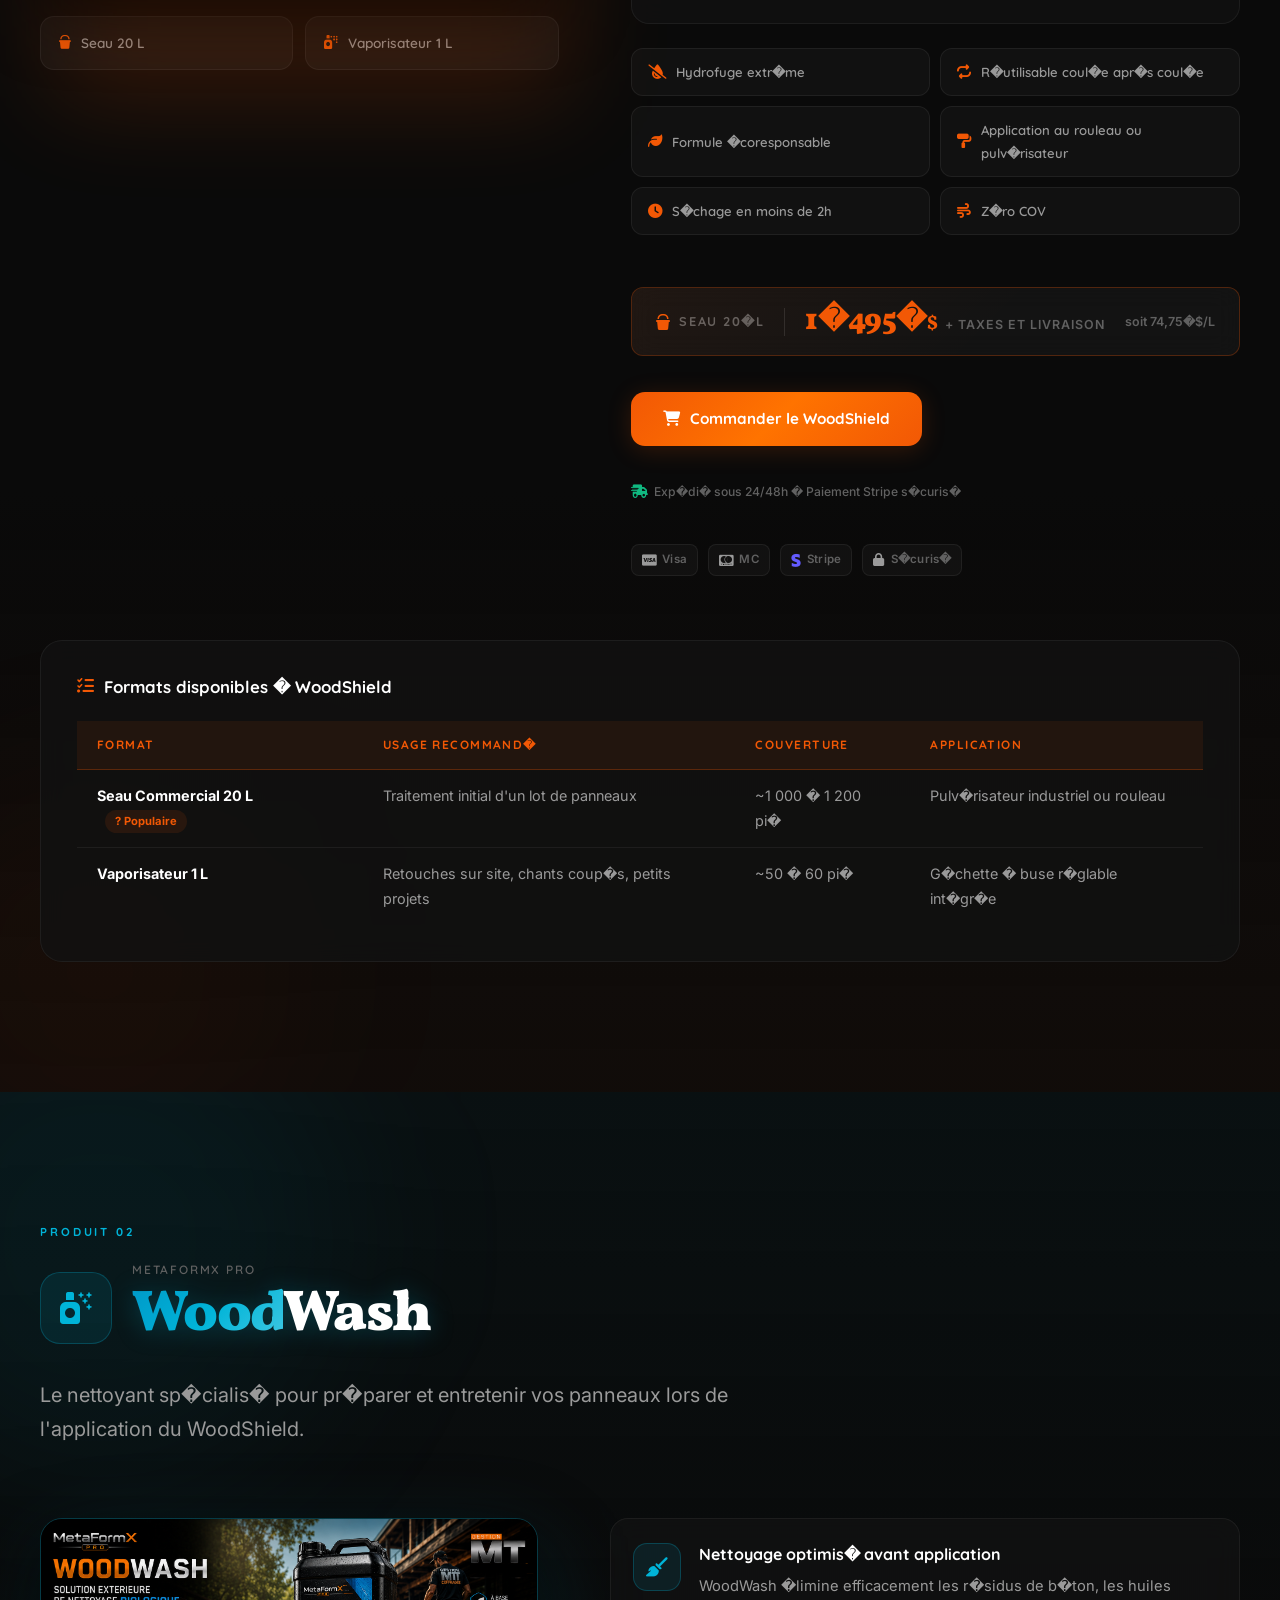
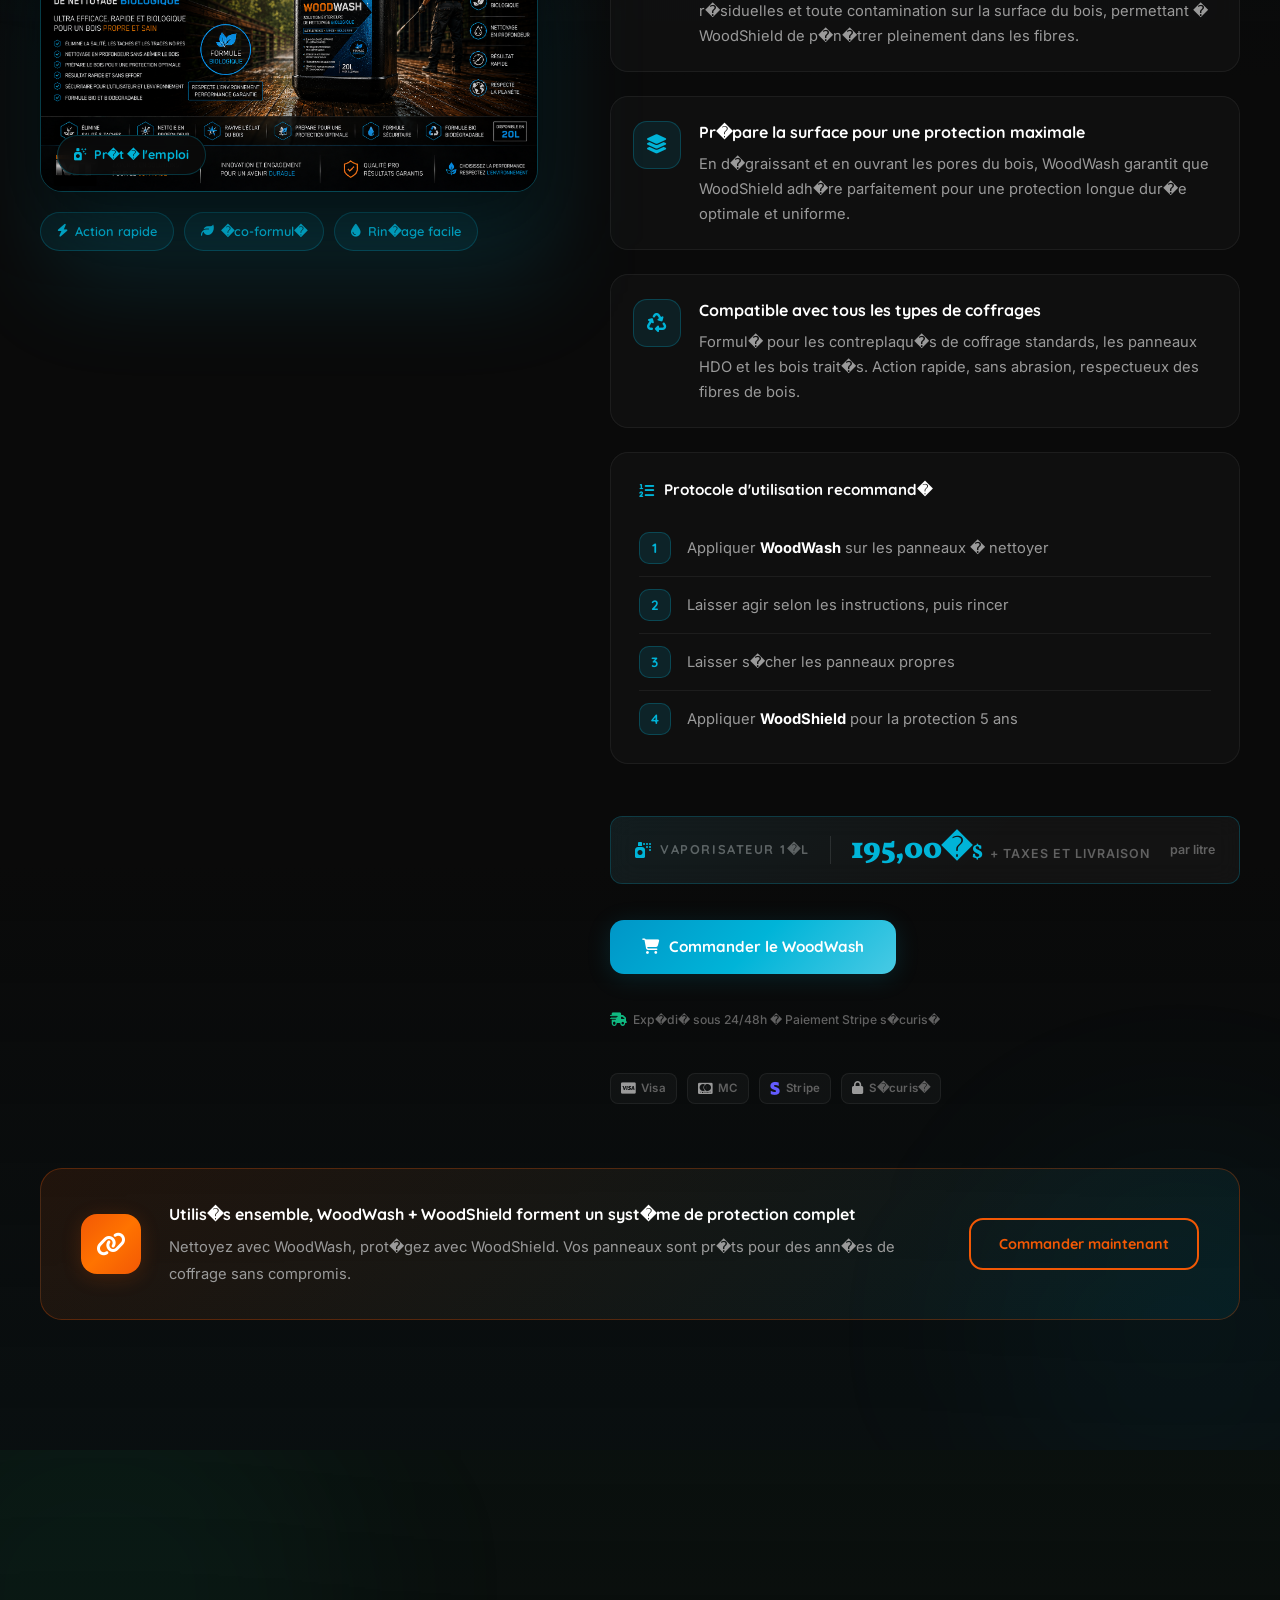
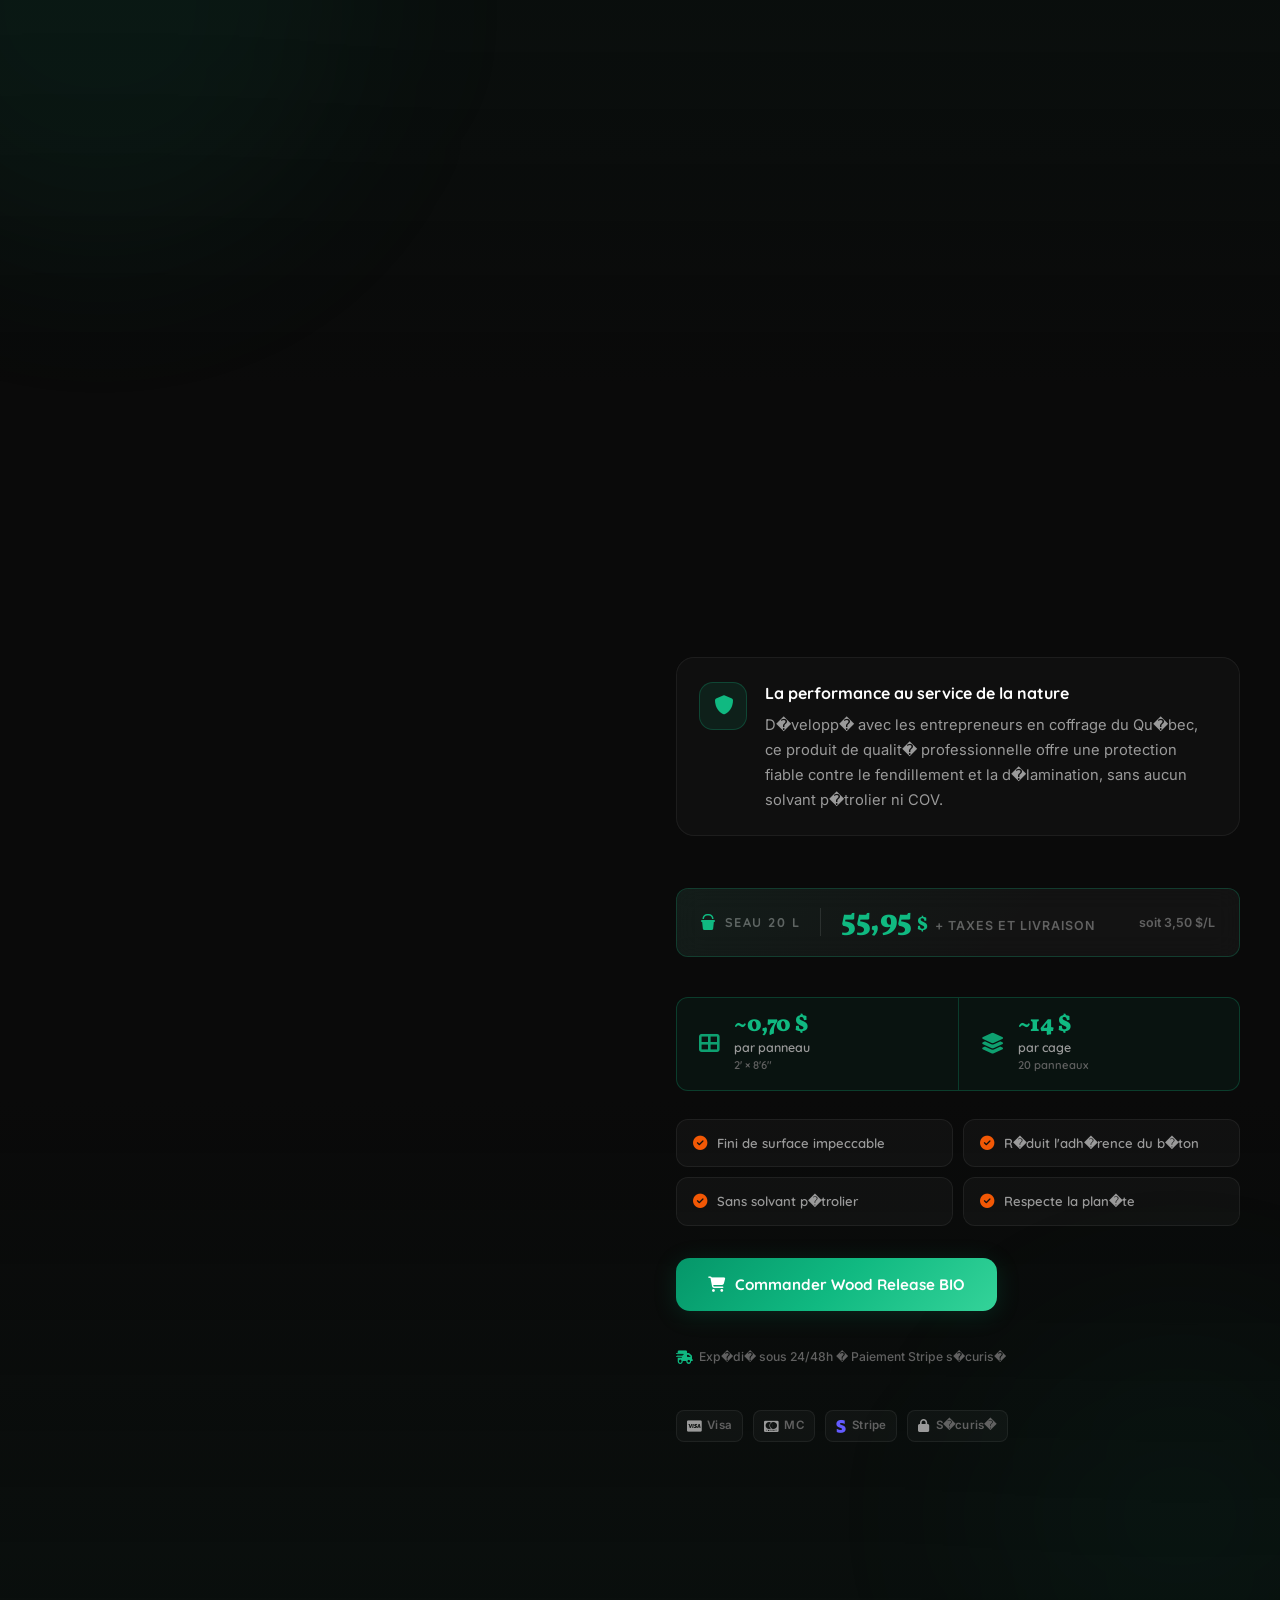
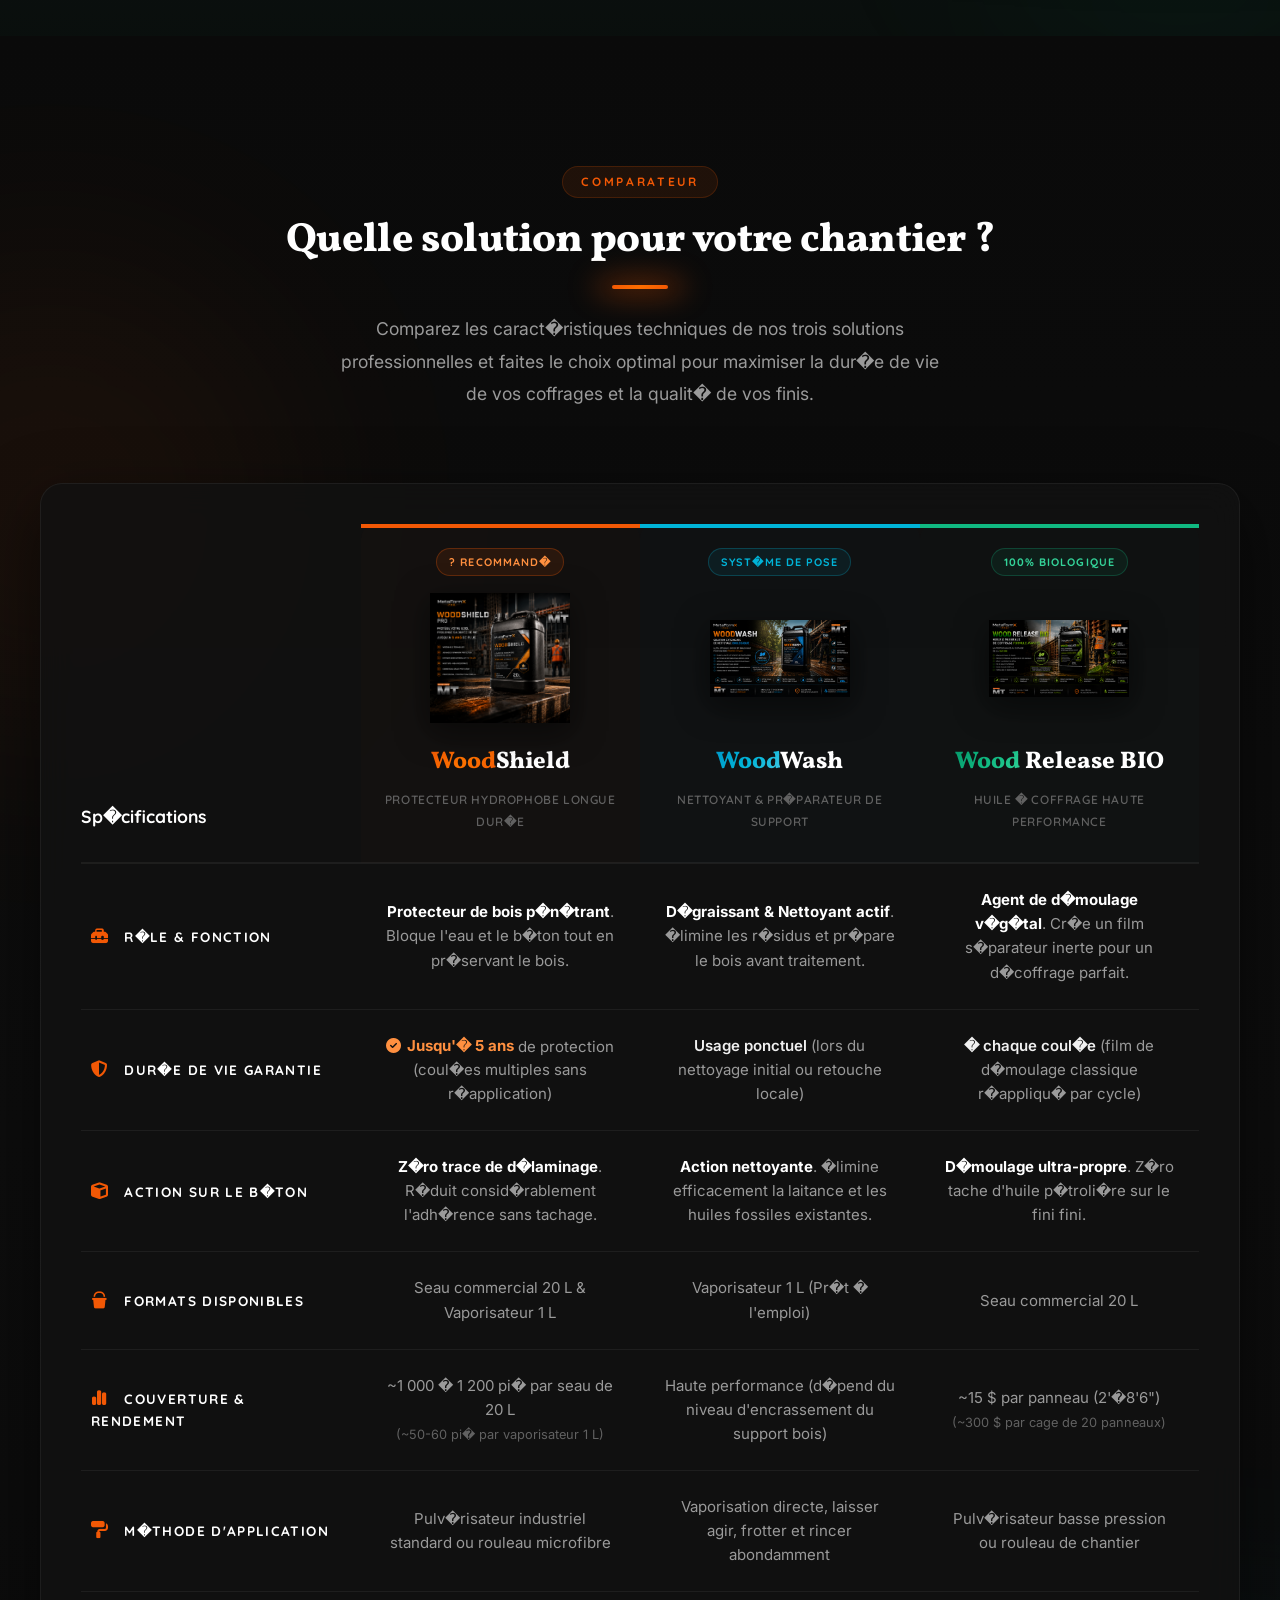
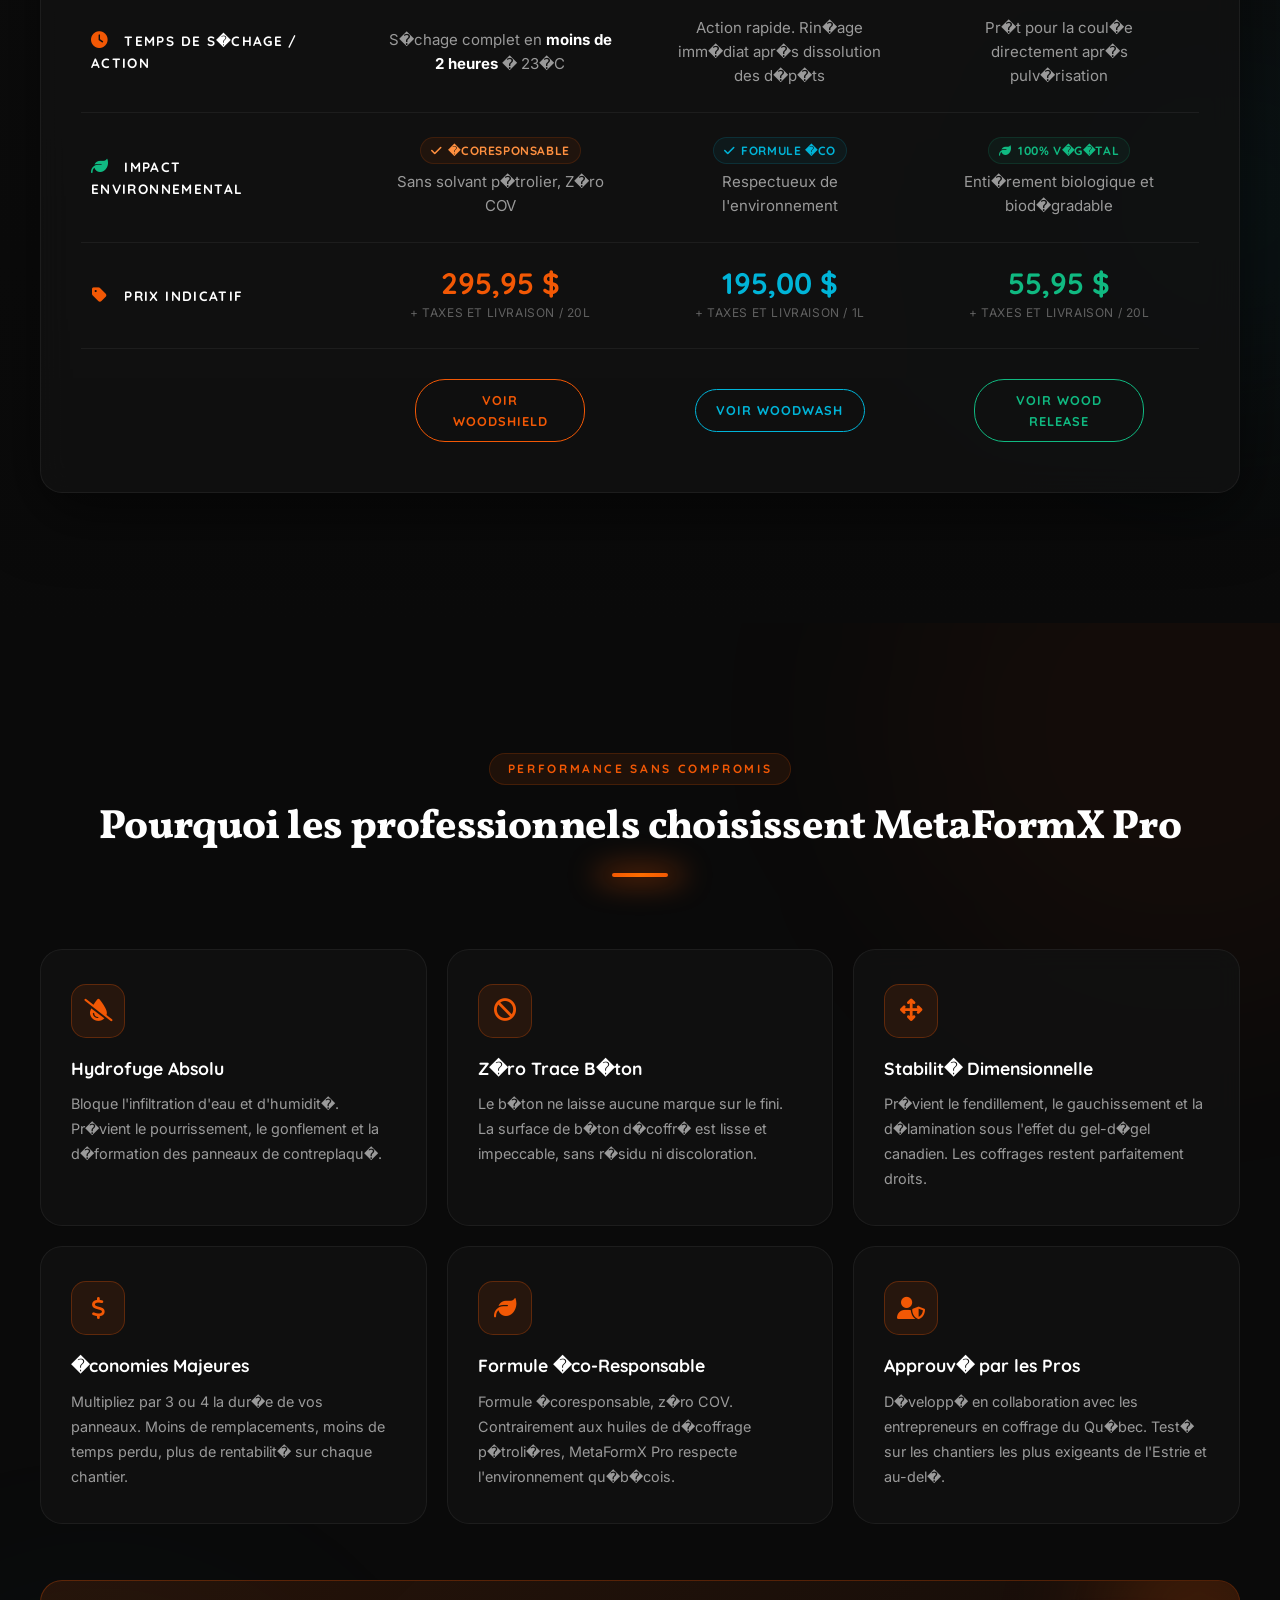
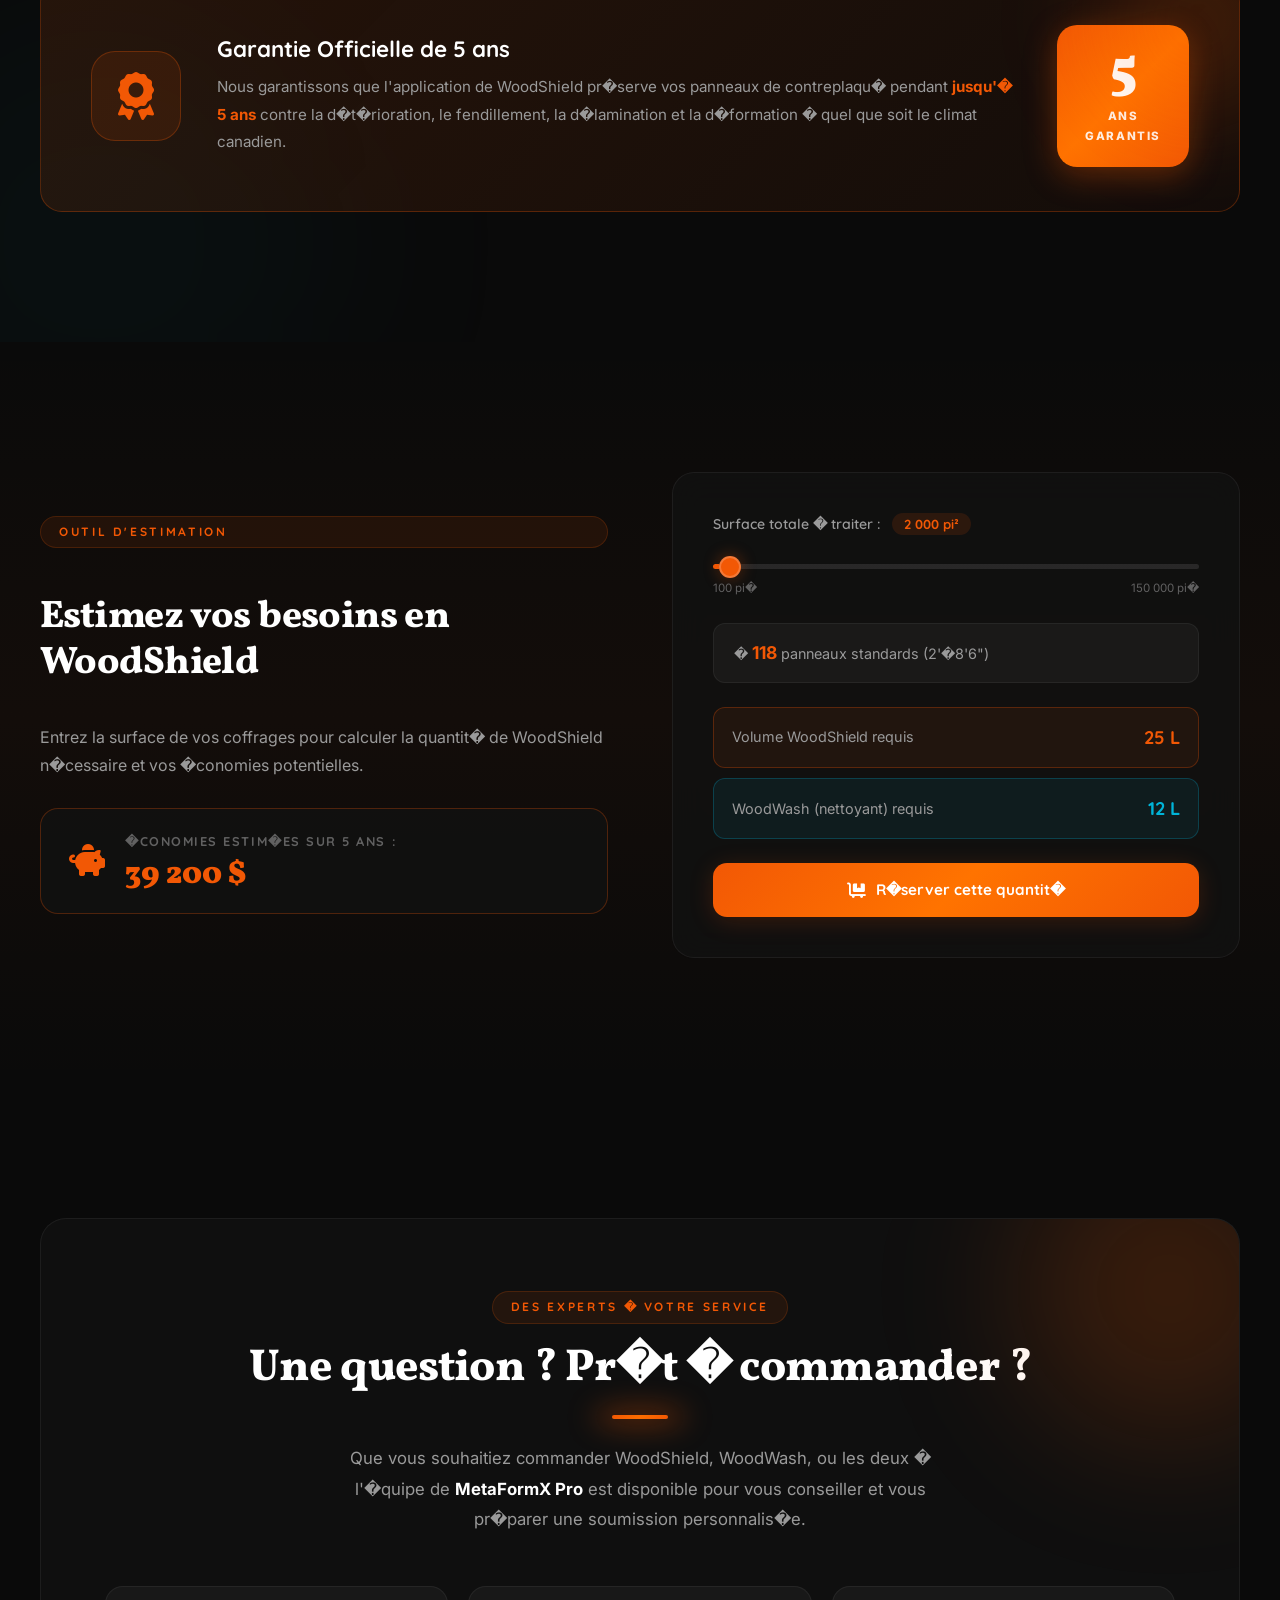
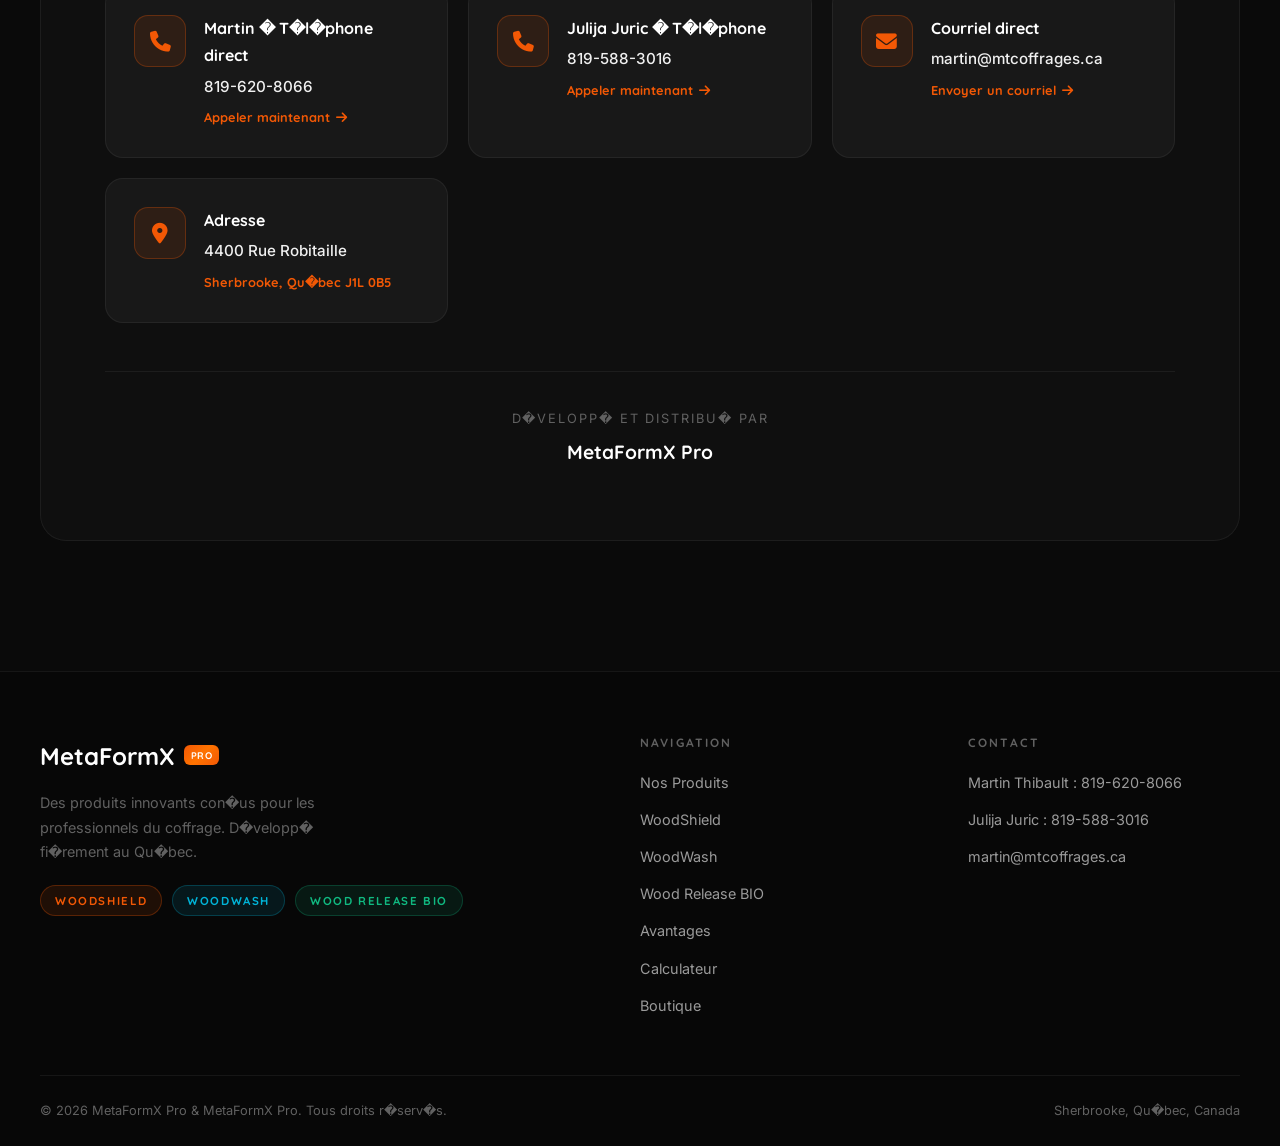
<file: index-backup.html>
﻿<!DOCTYPE html>
<html lang="fr-CA">
<head>
    <meta charset="UTF-8">
    <meta name="viewport" content="width=device-width, initial-scale=1.0">
    <title>MetaFormX Pro � WoodShield & WoodWash | MetaFormX Pro</title>

    <!-- Favicons -->
    <link rel="icon" href="favicon.png" type="image/png" sizes="32x32">
    <link rel="apple-touch-icon" href="apple-touch-icon.png">

    <!-- SEO Meta Tags -->
    <meta name="description" content="MetaFormX Pro : WoodShield prot�ge vos panneaux de coffrage jusqu'� 5 ans sans trace de d�laminage. WoodWash nettoie efficacement lors de l'application. D�velopp� par MetaFormX Pro, Sherbrooke, Qu�bec.">
    <meta name="keywords" content="MetaFormX Pro, WoodShield, WoodWash, coffrage b�ton, protecteur bois coffrage, nettoyant coffrage, MetaFormX Pro, Sherbrooke">
    <meta name="author" content="MetaFormX Pro">
    <meta name="robots" content="index, follow, max-image-preview:large">
    <link rel="canonical" href="https://metaformxpro.ca/">
    <link rel="alternate" hreflang="fr" href="https://metaformxpro.ca/">
    <link rel="alternate" hreflang="en" href="https://metaformxpro.ca/index-en.html">
    <link rel="alternate" hreflang="x-default" href="https://metaformxpro.ca/">

    <!-- Open Graph -->
    <meta property="og:type" content="website">
    <meta property="og:url" content="https://metaformxpro.ca/">
    <meta property="og:title" content="MetaFormX Pro � WoodShield & WoodWash | MetaFormX Pro">
    <meta property="og:description" content="Deux produits, une solution compl�te pour la protection et l'entretien de vos panneaux de coffrage. Prot�gez vos panneaux jusqu'� 5 ans.">
    <meta property="og:image" content="https://metaformxpro.ca/e7608868-1004-48f4-b20f-2f2b22e379a1.jpg">
    <meta property="og:site_name" content="MetaFormX Pro">
    <meta property="og:locale" content="fr_CA">

    <!-- Twitter Cards -->
    <meta name="twitter:card" content="summary_large_image">
    <meta name="twitter:title" content="MetaFormX Pro � WoodShield & WoodWash">
    <meta name="twitter:description" content="Deux produits, une solution compl�te pour la protection et l'entretien de vos panneaux de coffrage.">
    <meta name="twitter:image" content="https://metaformxpro.ca/e7608868-1004-48f4-b20f-2f2b22e379a1.jpg">

    <meta name="theme-color" content="#f25805">

    <!-- JSON-LD Structured Data -->
    <script type="application/ld+json">
    {
      "@context": "https://schema.org",
      "@graph": [
        {
          "@type": "Organization",
          "@id": "https://locationcoffrages.ca/#organization",
          "name": "MetaFormX Pro",
          "url": "https://locationcoffrages.ca",
          "address": {
            "@type": "PostalAddress",
            "addressLocality": "Sherbrooke",
            "addressRegion": "QC",
            "addressCountry": "CA"
          }
        },
        {
          "@type": "Product",
          "name": "WoodShield",
          "image": "https://metaformxpro.ca/wood%20shield%20presentation%20good.png",
          "description": "Protecteur r�volutionnaire pour panneaux de coffrage en bois. Protection jusqu'� 5 ans, sans trace de d�laminage.",
          "brand": {
            "@type": "Brand",
            "name": "MetaFormX Pro"
          },
          "offers": {
            "@type": "Offer",
            "price": "295.95",
            "priceCurrency": "CAD",
            "availability": "https://schema.org/InStock",
            "url": "https://metaformxpro.ca/",
            "seller": {
              "@id": "https://locationcoffrages.ca/#organization"
            },
            "shippingDetails": {
              "@type": "OfferShippingDetails",
              "shippingRate": {
                "@type": "MonetaryAmount",
                "value": "0.00",
                "currency": "CAD"
              },
              "shippingDestination": {
                "@type": "DefinedRegion",
                "addressCountry": "CA"
              },
              "deliveryTime": {
                "@type": "ShippingDeliveryTime",
                "handlingTime": {
                  "@type": "QuantitativeValue",
                  "minValue": 0,
                  "maxValue": 1,
                  "unitCode": "DAY"
                },
                "transitTime": {
                  "@type": "QuantitativeValue",
                  "minValue": 1,
                  "maxValue": 3,
                  "unitCode": "DAY"
                }
              }
            },
            "hasMerchantReturnPolicy": {
              "@type": "MerchantReturnPolicy",
              "applicableCountry": "CA",
              "returnPolicyCategory": "https://schema.org/MerchantReturnFiniteReturnPeriod",
              "merchantReturnDays": 30,
              "returnMethod": "https://schema.org/ReturnByMail",
              "returnFees": "https://schema.org/FreeReturn"
            }
          }
        },
        {
          "@type": "Product",
          "name": "WoodWash",
          "image": "https://metaformxpro.ca/WoodWash%20descriptif%20Good.png",
          "description": "Nettoyant sans effort qui d�compose le b�ton incrust� sur le coffrage.",
          "brand": {
            "@type": "Brand",
            "name": "MetaFormX Pro"
          },
          "offers": {
            "@type": "Offer",
            "price": "195.00",
            "priceCurrency": "CAD",
            "availability": "https://schema.org/InStock",
            "url": "https://metaformxpro.ca/",
            "seller": {
              "@id": "https://locationcoffrages.ca/#organization"
            },
            "shippingDetails": {
              "@type": "OfferShippingDetails",
              "shippingRate": {
                "@type": "MonetaryAmount",
                "value": "0.00",
                "currency": "CAD"
              },
              "shippingDestination": {
                "@type": "DefinedRegion",
                "addressCountry": "CA"
              },
              "deliveryTime": {
                "@type": "ShippingDeliveryTime",
                "handlingTime": {
                  "@type": "QuantitativeValue",
                  "minValue": 0,
                  "maxValue": 1,
                  "unitCode": "DAY"
                },
                "transitTime": {
                  "@type": "QuantitativeValue",
                  "minValue": 1,
                  "maxValue": 3,
                  "unitCode": "DAY"
                }
              }
            },
            "hasMerchantReturnPolicy": {
              "@type": "MerchantReturnPolicy",
              "applicableCountry": "CA",
              "returnPolicyCategory": "https://schema.org/MerchantReturnFiniteReturnPeriod",
              "merchantReturnDays": 30,
              "returnMethod": "https://schema.org/ReturnByMail",
              "returnFees": "https://schema.org/FreeReturn"
            }
          }
        },
        {
          "@type": "Product",
          "name": "Wood Release BIO",
          "image": "https://metaformxpro.ca/Wood%20release%20bio%20good.png",
          "description": "Agent de d�moulage 100% v�g�tal et biod�gradable.",
          "brand": {
            "@type": "Brand",
            "name": "MetaFormX Pro"
          },
          "offers": {
            "@type": "Offer",
            "price": "55.95",
            "priceCurrency": "CAD",
            "availability": "https://schema.org/InStock",
            "url": "https://metaformxpro.ca/",
            "seller": {
              "@id": "https://locationcoffrages.ca/#organization"
            },
            "shippingDetails": {
              "@type": "OfferShippingDetails",
              "shippingRate": {
                "@type": "MonetaryAmount",
                "value": "0.00",
                "currency": "CAD"
              },
              "shippingDestination": {
                "@type": "DefinedRegion",
                "addressCountry": "CA"
              },
              "deliveryTime": {
                "@type": "ShippingDeliveryTime",
                "handlingTime": {
                  "@type": "QuantitativeValue",
                  "minValue": 0,
                  "maxValue": 1,
                  "unitCode": "DAY"
                },
                "transitTime": {
                  "@type": "QuantitativeValue",
                  "minValue": 1,
                  "maxValue": 3,
                  "unitCode": "DAY"
                }
              }
            },
            "hasMerchantReturnPolicy": {
              "@type": "MerchantReturnPolicy",
              "applicableCountry": "CA",
              "returnPolicyCategory": "https://schema.org/MerchantReturnFiniteReturnPeriod",
              "merchantReturnDays": 30,
              "returnMethod": "https://schema.org/ReturnByMail",
              "returnFees": "https://schema.org/FreeReturn"
            }
          }
        }
      ]
    }
    </script>

    <!-- Fonts -->
    <link rel="preconnect" href="https://fonts.googleapis.com">
    <link rel="preconnect" href="https://fonts.gstatic.com" crossorigin>
    <link href="https://fonts.googleapis.com/css2?family=Inter:wght@300;400;500;600;700&family=Quicksand:wght@400;500;600;700&family=Vollkorn:ital,wght@0,400;0,700;0,900;1,400&display=swap" rel="stylesheet">

    <!-- FontAwesome -->
    <link rel="stylesheet" href="https://cdnjs.cloudflare.com/ajax/libs/font-awesome/6.4.0/css/all.min.css">

    <!-- Stylesheet -->
    <link rel="stylesheet" href="style.css">
</head>
<body>

    <!-- -------------------------------------------
         HEADER / NAVIGATION
    ------------------------------------------- -->
    <header class="site-header" id="site-header">
        <div class="header-inner">
            <a href="#hero" class="logo" id="logo-link">
                <img src="logo_no_bg-removebg-preview.png" alt="Location de Coffrages" class="logo-img-company">
                <span class="logo-sep">|</span>
                <span class="logo-brand">MetaFormX <span class="pro-badge">PRO</span></span>
            </a>

            <nav class="main-nav" id="main-nav" aria-label="Navigation principale">
                <ul>
                    <li><a href="#produits" id="nav-produits">Nos Produits</a></li>
                    <li><a href="#woodshield" id="nav-woodshield">WoodShield</a></li>
                    <li><a href="#woodwash" id="nav-woodwash">WoodWash</a></li>
                    <li><a href="#biopaneloil" id="nav-biopaneloil">Wood Release BIO</a></li>
                    <li><a href="#avantages" id="nav-avantages">Avantages</a></li>
                    <li><a href="#contact" id="nav-contact">Contact</a></li>
                    <li><a href="boutique.html" id="nav-boutique">Boutique</a></li>
                    <li class="lang-switcher">
                        <span class="lang-current">FR</span>
                        <span class="lang-sep">|</span>
                        <a href="index-en.html" class="lang-link" aria-label="Switch to English">EN</a>
                    </li>
                </ul>
            </nav>

            <a href="#contact" class="nav-cta-btn" id="header-cta">
                <i class="fa-solid fa-paper-plane"></i> Obtenir un devis
            </a>

            <button class="hamburger" id="hamburger" aria-label="Ouvrir le menu" aria-expanded="false">
                <span></span><span></span><span></span>
            </button>
        </div>
    </header>

    <!-- Mobile drawer -->
    <div class="mobile-drawer" id="mobile-drawer">
        <ul>
            <li><a href="#produits" class="mob-link">Nos Produits</a></li>
            <li><a href="#woodshield" class="mob-link">WoodShield</a></li>
            <li><a href="#woodwash" class="mob-link">WoodWash</a></li>
            <li><a href="#biopaneloil" class="mob-link">Wood Release BIO</a></li>
            <li><a href="#avantages" class="mob-link">Avantages</a></li>
            <li><a href="#contact" class="mob-link">Contact</a></li>
            <li><a href="boutique.html" class="mob-link">Boutique</a></li>
            <li><a href="#contact" class="mob-link mob-cta">Obtenir un devis</a></li>
            <li class="mob-lang-switcher-row">
                <span class="mob-lang-current">FR</span>
                <span class="mob-lang-sep">|</span>
                <a href="index-en.html" class="mob-lang-link">EN</a>
            </li>
        </ul>
    </div>
    <div class="drawer-overlay" id="drawer-overlay"></div>

    <main>

        <!-- -------------------------------------------
             HERO SECTION
        ------------------------------------------- -->
        <section class="hero" id="hero">
            <div class="hero-bg">
                <img src="hero-bg.png" alt="" class="hero-bg-img" aria-hidden="true">
                <div class="hero-bg-overlay"></div>
            </div>

            <div class="hero-content container">
                <div class="hero-text aos-fade-up">
                    <div class="hero-eyebrow">
                        <i class="fa-solid fa-shield-halved"></i>
                        Innovation MetaFormX Pro
                    </div>
                    <h1 id="main-title">
                        Prot�gez votre bois.<br>
                        Pr�servez votre b�ton.<br>
                        <span class="hero-highlight">Deux produits. Une solution.</span>
                    </h1>
                    <p class="hero-subtitle" id="hero-desc">
                        La gamme <strong>MetaFormX Pro</strong> r�unit le meilleur de la protection de coffrage : 
                        <strong>WoodShield</strong> pour pr�server le bois jusqu'� 5 ans sans aucune trace de d�laminage fini, 
                        et <strong>WoodWash</strong> pour nettoyer parfaitement vos panneaux lors de l'application.
                    </p>
                    <div class="hero-actions">
                        <a href="#produits" class="btn btn-primary" id="hero-btn-discover">
                            <i class="fa-solid fa-arrow-down"></i> D�couvrir les produits
                        </a>
                        <a href="#contact" class="btn btn-ghost" id="hero-btn-quote">
                            <i class="fa-solid fa-file-invoice-dollar"></i> Demander un devis
                        </a>
                    </div>
                    <div class="hero-stats">
                        <div class="stat-pill" id="stat-1">
                            <span class="stat-num">5</span>
                            <span class="stat-lbl">ans de protection</span>
                        </div>
                        <div class="stat-pill" id="stat-2">
                            <span class="stat-num">0</span>
                            <span class="stat-lbl">trace de d�laminage</span>
                        </div>
                        <div class="stat-pill" id="stat-3">
                            <span class="stat-num">2</span>
                            <span class="stat-lbl">produits compl�mentaires</span>
                        </div>
                    </div>
                </div>

                <div class="hero-visual aos-fade-right">
                    <div class="hero-img-glow"></div>
                    <div class="hero-product-card" id="hero-product-card">
                        <img src="pub all product good.png" 
                             alt="MetaFormX Pro WoodShield 20L et WoodWash 1L sur chantier" 
                             class="hero-product-img" id="hero-img">
                        <div class="hero-guarantee-badge" id="hero-badge">
                            <span class="badge-num">+5</span>
                            <span class="badge-txt">Ans de vie<br>garantis</span>
                        </div>
                    </div>
                </div>
            </div>

            <div class="scroll-cue" id="scroll-cue">
                <span class="mouse-wrap"><span class="mouse-wheel"></span></span>
                <span>D�filer</span>
            </div>
        </section>

        <!-- -------------------------------------------
             PRODUCT OVERVIEW � TWO PRODUCTS INTRO
        ------------------------------------------- -->
        <section class="products-intro" id="produits">
            <div class="container">
                <div class="section-header aos-fade-up">
                    <span class="section-tag">La gamme MetaFormX Pro</span>
                    <h2 class="section-title" id="products-title">Des solutions professionnelles pour vos chantiers</h2>
                    <div class="title-rule"></div>
                    <p class="section-desc">
                        Chaque panneau de coffrage m�rite le meilleur traitement. La gamme MetaFormX Pro vous propose des solutions adapt�es pour nettoyer, prot�ger et optimiser vos coul�es de b�ton de mani�re efficace.
                    </p>
                </div>

                <div class="product-duo-grid">
                    <!-- WoodShield Card -->
                    <a href="#woodshield" class="duo-card duo-shield aos-fade-up" id="duo-woodshield">
                        <div class="duo-card-glow"></div>
                        <div class="duo-icon-wrap">
                            <i class="fa-solid fa-shield-halved"></i>
                        </div>
                        <div class="duo-num">01</div>
                        <h3 class="duo-name"><span class="prod-primary-part">Wood</span><span class="prod-secondary-part">Shield</span></h3>
                        <p class="duo-tagline">Protecteur de bois de coffrage</p>
                        <ul class="duo-points">
                            <li><i class="fa-solid fa-check"></i> Protection jusqu'� <strong>5 ans</strong></li>
                            <li><i class="fa-solid fa-check"></i> Z�ro trace de d�laminage fini</li>
                            <li><i class="fa-solid fa-check"></i> Anti-adh�rence b�ton</li>
                            <li><i class="fa-solid fa-check"></i> Hydrofuge extr�me</li>
                        </ul>
                        <span class="duo-cta">Voir le produit <i class="fa-solid fa-arrow-right"></i></span>
                    </a>

                    <!-- WoodWash Card -->
                    <a href="#woodwash" class="duo-card duo-wash aos-fade-up delay-2" id="duo-woodwash">
                        <div class="duo-card-glow wash-glow"></div>
                        <div class="duo-icon-wrap wash-icon">
                            <i class="fa-solid fa-spray-can-sparkles"></i>
                        </div>
                        <div class="duo-num wash-num">02</div>
                        <h3 class="duo-name"><span class="prod-primary-part">Wood</span><span class="prod-secondary-part">Wash</span></h3>
                        <p class="duo-tagline">Nettoyant pour application WoodShield</p>
                        <ul class="duo-points">
                            <li><i class="fa-solid fa-check"></i> Nettoie avant application</li>
                            <li><i class="fa-solid fa-check"></i> Optimise l'adh�rence du WoodShield</li>
                            <li><i class="fa-solid fa-check"></i> �limine r�sidus de b�ton</li>
                            <li><i class="fa-solid fa-check"></i> Formule rapide et efficace</li>
                        </ul>
                        <span class="duo-cta">Voir le produit <i class="fa-solid fa-arrow-right"></i></span>
                    </a>

                    <!-- Wood Release BIO Card -->
                    <a href="#biopaneloil" class="duo-card duo-bio aos-fade-up delay-3" id="duo-biopaneloil">
                        <div class="duo-card-glow bio-glow"></div>
                        <div class="duo-icon-wrap bio-icon">
                            <i class="fa-solid fa-leaf"></i>
                        </div>
                        <div class="duo-num bio-num">03</div>
                        <h3 class="duo-name"><span class="prod-primary-part">Wood</span> <span class="prod-secondary-part">Release</span> <span class="prod-tertiary-part">BIO</span></h3>
                        <p class="duo-tagline">Huile � coffrage 100% biologique</p>
                        <ul class="duo-points">
                            <li><i class="fa-solid fa-check"></i> Formule bio & biod�gradable</li>
                            <li><i class="fa-solid fa-check"></i> D�moulage facile et propre</li>
                            <li><i class="fa-solid fa-check"></i> Prot�ge les panneaux de bois</li>
                            <li><i class="fa-solid fa-check"></i> � base d'huiles v�g�tales</li>
                        </ul>
                        <span class="duo-cta">Nouveaut� R&D <i class="fa-solid fa-arrow-right"></i></span>
                    </a>
                </div>
            </div>
        </section>

        <!-- -------------------------------------------
             PRODUCT 1 � WOODSHIELD
        ------------------------------------------- -->
        <section class="product-section product-shield" id="woodshield">
            <div class="prod-section-bg-shapes">
                <div class="ps-shape ps-shape-1"></div>
                <div class="ps-shape ps-shape-2"></div>
            </div>

            <div class="container">
                <!-- Product Header -->
                <div class="prod-header aos-fade-up">
                    <div class="prod-number">Produit 01</div>
                    <div class="prod-logo-line">
                        <div class="prod-icon-circle shield-circle">
                            <i class="fa-solid fa-shield-halved"></i>
                        </div>
                        <div>
                            <span class="prod-brand-pre">MetaFormX Pro</span>
                            <h2 class="prod-name shield-prod-name" id="woodshield-title"><span class="prod-primary-part">Wood</span><span class="prod-secondary-part">Shield</span></h2>
                        </div>
                    </div>
                    <p class="prod-tagline-big">Le protecteur de bois de coffrage qui prot�ge <span class="text-orange">jusqu'� 5 ans</span> sans aucune trace de d�laminage fini.</p>
                </div>

                <!-- Product Showcase -->
                <div class="prod-showcase">
                    <div class="prod-img-col aos-fade-right">
                        <div class="prod-img-glow shield-glow-img"></div>
                        <div class="prod-img-frame" id="woodshield-img-frame">
                            <img src="wood shield presentation good.png" 
                                 alt="MetaFormX Pro WoodShield 20L � Protecteur bois de coffrage"
                                 class="prod-img" id="woodshield-main-img">
                            <div class="prod-img-tag">
                                <i class="fa-solid fa-award"></i> Garantie 5 ans
                            </div>
                        </div>
                        <div class="prod-formats-pills">
                            <div class="fpill" id="fpill-20l">
                                <i class="fa-solid fa-bucket"></i>
                                <span>Seau 20 L</span>
                            </div>
                            <div class="fpill" id="fpill-1l">
                                <i class="fa-solid fa-spray-can"></i>
                                <span>Vaporisateur 1 L</span>
                            </div>
                        </div>
                    </div>

                    <div class="prod-info-col">
                        <!-- Key claim -->
                        <div class="prod-key-claim aos-fade-up" id="woodshield-claim">
                            <div class="claim-icon"><i class="fa-solid fa-droplet-slash"></i></div>
                            <div>
                                <strong>Z�ro trace de d�laminage fini</strong>
                                <p>WoodShield p�n�tre en profondeur dans les fibres du bois. Une fois sec, il est totalement inerte au contact du b�ton frais � le fini de surface reste impeccable, sans tache ni marque.</p>
                            </div>
                        </div>

                        <div class="prod-key-claim aos-fade-up delay-1" id="woodshield-claim2">
                            <div class="claim-icon shield-claim"><i class="fa-solid fa-calendar-check"></i></div>
                            <div>
                                <strong>Protection 5 ans garantie</strong>
                                <p>Une seule application de WoodShield prot�ge vos panneaux de contreplaqu� contre l'humidit�, le gel-d�gel, le fendillement et la d�lamination pendant <em>jusqu'� 5 ans</em>.</p>
                            </div>
                        </div>

                        <div class="prod-key-claim aos-fade-up delay-2" id="woodshield-claim3">
                            <div class="claim-icon shield-claim"><i class="fa-solid fa-cubes"></i></div>
                            <div>
                                <strong>Anti-adh�rence b�ton int�gr�e</strong>
                                <p>Le b�ton se d�colle proprement coul�e apr�s coul�e. Vos panneaux restent en parfait �tat plus longtemps, r�duisant vos co�ts de remplacement de fa�on significative.</p>
                            </div>
                        </div>

                        <!-- Features Grid -->
                        <div class="prod-features-grid aos-fade-up delay-3" id="woodshield-features">
                            <div class="pfeat" id="pfeat-1">
                                <i class="fa-solid fa-droplet-slash"></i>
                                <span>Hydrofuge extr�me</span>
                            </div>
                            <div class="pfeat" id="pfeat-2">
                                <i class="fa-solid fa-repeat"></i>
                                <span>R�utilisable coul�e apr�s coul�e</span>
                            </div>
                            <div class="pfeat" id="pfeat-3">
                                <i class="fa-solid fa-leaf"></i>
                                <span>Formule �coresponsable</span>
                            </div>
                            <div class="pfeat" id="pfeat-4">
                                <i class="fa-solid fa-paint-roller"></i>
                                <span>Application au rouleau ou pulv�risateur</span>
                            </div>
                            <div class="pfeat" id="pfeat-5">
                                <i class="fa-solid fa-clock"></i>
                                <span>S�chage en moins de 2h</span>
                            </div>
                            <div class="pfeat" id="pfeat-6">
                                <i class="fa-solid fa-wind"></i>
                                <span>Z�ro COV</span>
                            </div>
                        </div>

                        <div class="prod-price-block aos-fade-up delay-4" id="woodshield-price">
                            <div class="ppb-format">
                                <i class="fa-solid fa-bucket"></i> Seau 20�L
                            </div>
                            <div class="ppb-amount">
                                <span class="ppb-num">1�495�<span class="ppb-currency">$</span></span>
                                <span class="ppb-tax">+ taxes et livraison</span>
                            </div>
                            <div class="ppb-unit">soit 74,75�$/L</div>
                        </div>

                        <a href="boutique.html?add=woodshield" class="btn btn-primary btn-prod aos-fade-up delay-4" id="woodshield-cta">
                            <i class="fa-solid fa-cart-shopping"></i> Commander le WoodShield
                        </a>
                        <span class="btn-trust-subtext aos-fade-up delay-4"><i class="fa-solid fa-truck-fast"></i> Exp�di� sous 24/48h � Paiement Stripe s�curis�</span>
                        <div class="payment-badges">
                            <span class="payment-badge"><i class="fa-brands fa-cc-visa"></i> Visa</span>
                            <span class="payment-badge"><i class="fa-brands fa-cc-mastercard"></i> MC</span>
                            <span class="payment-badge stripe-badge"><i class="fa-brands fa-stripe-s"></i> Stripe</span>
                            <span class="payment-badge"><i class="fa-solid fa-lock"></i> S�curis�</span>
                        </div>
                    </div>
                </div>

                <!-- WoodShield specs table -->
                <div class="prod-specs-box aos-fade-up" id="woodshield-specs">
                    <h3 class="specs-box-title"><i class="fa-solid fa-list-check"></i> Formats disponibles � WoodShield</h3>
                    <div class="specs-table-wrap">
                        <table class="specs-tbl" id="ws-specs-table">
                            <thead>
                                <tr>
                                    <th>Format</th>
                                    <th>Usage recommand�</th>
                                    <th>Couverture</th>
                                    <th>Application</th>
                                </tr>
                            </thead>
                            <tbody>
                                <tr>
                                    <td><strong>Seau Commercial 20 L</strong> <span class="popular-tag">? Populaire</span></td>
                                    <td>Traitement initial d'un lot de panneaux</td>
                                    <td>~1 000 � 1 200 pi�</td>
                                    <td>Pulv�risateur industriel ou rouleau</td>
                                </tr>
                                <tr>
                                    <td><strong>Vaporisateur 1 L</strong></td>
                                    <td>Retouches sur site, chants coup�s, petits projets</td>
                                    <td>~50 � 60 pi�</td>
                                    <td>G�chette � buse r�glable int�gr�e</td>
                                </tr>
                            </tbody>
                        </table>
                    </div>
                </div>
            </div>
        </section>

        <!-- -------------------------------------------
             PRODUCT 2 � WOODWASH
        ------------------------------------------- -->
        <section class="product-section product-wash" id="woodwash">
            <div class="prod-section-bg-shapes wash-bg">
                <div class="ps-shape ps-shape-w1"></div>
                <div class="ps-shape ps-shape-w2"></div>
            </div>

            <div class="container">
                <!-- Product Header -->
                <div class="prod-header aos-fade-up">
                    <div class="prod-number wash-prod-num">Produit 02</div>
                    <div class="prod-logo-line">
                        <div class="prod-icon-circle wash-circle">
                            <i class="fa-solid fa-spray-can-sparkles"></i>
                        </div>
                        <div>
                            <span class="prod-brand-pre">MetaFormX Pro</span>
                            <h2 class="prod-name wash-prod-name" id="woodwash-title"><span class="prod-primary-part">Wood</span><span class="prod-secondary-part">Wash</span></h2>
                        </div>
                    </div>
                    <p class="prod-tagline-big">Le nettoyant sp�cialis� pour pr�parer et entretenir vos panneaux lors de l'application du WoodShield.</p>
                </div>

                <!-- Product Showcase � reversed layout -->
                <div class="prod-showcase prod-showcase-rev">
                    <div class="prod-info-col">
                        <div class="prod-key-claim aos-fade-up" id="woodwash-claim1">
                            <div class="claim-icon wash-claim-icon"><i class="fa-solid fa-broom"></i></div>
                            <div>
                                <strong>Nettoyage optimis� avant application</strong>
                                <p>WoodWash �limine efficacement les r�sidus de b�ton, les huiles r�siduelles et toute contamination sur la surface du bois, permettant � WoodShield de p�n�trer pleinement dans les fibres.</p>
                            </div>
                        </div>

                        <div class="prod-key-claim aos-fade-up delay-1" id="woodwash-claim2">
                            <div class="claim-icon wash-claim-icon"><i class="fa-solid fa-layer-group"></i></div>
                            <div>
                                <strong>Pr�pare la surface pour une protection maximale</strong>
                                <p>En d�graissant et en ouvrant les pores du bois, WoodWash garantit que WoodShield adh�re parfaitement pour une protection longue dur�e optimale et uniforme.</p>
                            </div>
                        </div>

                        <div class="prod-key-claim aos-fade-up delay-2" id="woodwash-claim3">
                            <div class="claim-icon wash-claim-icon"><i class="fa-solid fa-recycle"></i></div>
                            <div>
                                <strong>Compatible avec tous les types de coffrages</strong>
                                <p>Formul� pour les contreplaqu�s de coffrage standards, les panneaux HDO et les bois trait�s. Action rapide, sans abrasion, respectueux des fibres de bois.</p>
                            </div>
                        </div>

                        <div class="prod-usage-steps aos-fade-up delay-3" id="woodwash-steps">
                            <h4 class="steps-title"><i class="fa-solid fa-list-ol"></i> Protocole d'utilisation recommand�</h4>
                            <div class="step-item">
                                <div class="step-num">1</div>
                                <div class="step-text">Appliquer <strong>WoodWash</strong> sur les panneaux � nettoyer</div>
                            </div>
                            <div class="step-item">
                                <div class="step-num">2</div>
                                <div class="step-text">Laisser agir selon les instructions, puis rincer</div>
                            </div>
                            <div class="step-item">
                                <div class="step-num">3</div>
                                <div class="step-text">Laisser s�cher les panneaux propres</div>
                            </div>
                            <div class="step-item">
                                <div class="step-num">4</div>
                                <div class="step-text">Appliquer <strong>WoodShield</strong> pour la protection 5 ans</div>
                            </div>
                        </div>

                        <div class="prod-price-block prod-price-wash aos-fade-up delay-4" id="woodwash-price">
                            <div class="ppb-format">
                                <i class="fa-solid fa-spray-can"></i> Vaporisateur 1�L
                            </div>
                            <div class="ppb-amount">
                                <span class="ppb-num">195,00�<span class="ppb-currency">$</span></span>
                                <span class="ppb-tax">+ taxes et livraison</span>
                            </div>
                            <div class="ppb-unit">par litre</div>
                        </div>

                        <a href="boutique.html?add=woodwash" class="btn btn-wash btn-prod aos-fade-up delay-4" id="woodwash-cta">
                            <i class="fa-solid fa-cart-shopping"></i> Commander le WoodWash
                        </a>
                        <span class="btn-trust-subtext aos-fade-up delay-4"><i class="fa-solid fa-truck-fast"></i> Exp�di� sous 24/48h � Paiement Stripe s�curis�</span>
                        <div class="payment-badges">
                            <span class="payment-badge"><i class="fa-brands fa-cc-visa"></i> Visa</span>
                            <span class="payment-badge"><i class="fa-brands fa-cc-mastercard"></i> MC</span>
                            <span class="payment-badge stripe-badge"><i class="fa-brands fa-stripe-s"></i> Stripe</span>
                            <span class="payment-badge"><i class="fa-solid fa-lock"></i> S�curis�</span>
                        </div>
                    </div>

                    <div class="prod-img-col aos-fade-left" id="woodwash-img-col">
                        <div class="prod-img-glow wash-glow-img"></div>
                        <div class="prod-img-frame wash-img-frame" id="woodwash-img-frame">
                            <img src="WoodWash descriptif Good.png" 
                                 alt="MetaFormX Pro WoodWash � Nettoyant pour coffrage"
                                 class="prod-img" id="woodwash-main-img">
                            <div class="prod-img-tag wash-tag">
                                <i class="fa-solid fa-spray-can-sparkles"></i> Pr�t � l'emploi
                            </div>
                        </div>
                        <div class="wash-benefit-chips">
                            <div class="wchip" id="wchip-1"><i class="fa-solid fa-bolt"></i> Action rapide</div>
                            <div class="wchip" id="wchip-2"><i class="fa-solid fa-leaf"></i> �co-formul�</div>
                            <div class="wchip" id="wchip-3"><i class="fa-solid fa-droplet"></i> Rin�age facile</div>
                        </div>
                    </div>
                </div>

                <!-- WoodWash + WoodShield combo banner -->
                <div class="combo-banner aos-fade-up" id="combo-banner">
                    <div class="combo-icon"><i class="fa-solid fa-link"></i></div>
                    <div class="combo-text">
                        <strong>Utilis�s ensemble, WoodWash + WoodShield forment un syst�me de protection complet</strong>
                        <p>Nettoyez avec WoodWash, prot�gez avec WoodShield. Vos panneaux sont pr�ts pour des ann�es de coffrage sans compromis.</p>
                    </div>
                    <a href="boutique.html?add=woodshield" class="btn btn-combo" id="combo-cta">Commander maintenant</a>
                </div>
            </div>
        </section>

        <!-- -------------------------------------------
             PRODUCT 3 � WOOD RELEASE BIO
        ------------------------------------------- -->
        <section class="product-section product-bio" id="biopaneloil">
            <div class="prod-section-bg-shapes bio-bg">
                <div class="ps-shape ps-shape-b1"></div>
                <div class="ps-shape ps-shape-b2"></div>
            </div>

            <div class="container">
                <!-- Product Header -->
                <div class="prod-header aos-fade-up">
                    <div class="prod-number bio-prod-num">Produit 03 � Nouveaut� R&D</div>
                    <div class="prod-logo-line">
                        <div class="prod-icon-circle bio-circle">
                            <i class="fa-solid fa-leaf"></i>
                        </div>
                        <div>
                            <span class="prod-brand-pre">MetaFormX Pro</span>
                            <h2 class="prod-name bio-prod-name" id="biopaneloil-title"><span class="prod-primary-part">Wood</span> <span class="prod-secondary-part">Release</span> <span class="prod-tertiary-part">BIO</span></h2>
                        </div>
                    </div>
                    <p class="prod-tagline-big">L'huile � panneaux de coffrage biologique qui allie <span class="text-orange">haute efficacit�</span> et respect de l'environnement.</p>
                </div>

                <!-- Product Showcase -->
                <div class="prod-showcase">
                    <div class="prod-img-col aos-fade-right">
                        <div class="prod-img-glow bio-glow-img"></div>
                        <div class="prod-img-frame bio-img-frame" id="biopaneloil-img-frame">
                            <img src="Wood release bio good.png" 
                                 alt="MetaFormX Pro Wood Release BIO � Huile � coffrage biologique"
                                 class="prod-img" id="biopaneloil-main-img">
                            <div class="prod-img-tag bio-tag">
                                <i class="fa-solid fa-leaf"></i> Formule 100% Bio
                            </div>
                        </div>
                        <div class="prod-formats-pills">
                            <div class="fpill" id="fpill-bio-20l">
                                <i class="fa-solid fa-bucket"></i>
                                <span>Disponible en Seau 20 L</span>
                            </div>
                        </div>
                    </div>

                    <div class="prod-info-col">
                        <!-- Key claim -->
                        <div class="prod-key-claim aos-fade-up" id="biopaneloil-claim1">
                            <div class="claim-icon bio-claim-icon"><i class="fa-solid fa-droplet"></i></div>
                            <div>
                                <strong>D�moulage facile et propre</strong>
                                <p>Wood Release BIO forme un film s�parateur ultra-efficace sur vos panneaux. Le b�ton se d�colle proprement, garantissant un fini de qualit� sup�rieure sans r�sidus ni taches.</p>
                            </div>
                        </div>

                        <div class="prod-key-claim aos-fade-up delay-1" id="biopaneloil-claim2">
                            <div class="claim-icon bio-claim-icon"><i class="fa-solid fa-seedling"></i></div>
                            <div>
                                <strong>� base d'huiles v�g�tales � 100% Biod�gradable</strong>
                                <p>Formul�e � partir d'huiles v�g�tales renouvelables et biod�gradables, cette huile prot�ge activement le bois et prolonge la dur�e de vie de vos panneaux de coffrage tout en respectant notre plan�te.</p>
                            </div>
                        </div>

                        <div class="prod-key-claim aos-fade-up delay-2" id="biopaneloil-claim3">
                            <div class="claim-icon bio-claim-icon"><i class="fa-solid fa-shield"></i></div>
                            <div>
                                <strong>La performance au service de la nature</strong>
                                <p>D�velopp� avec les entrepreneurs en coffrage du Qu�bec, ce produit de qualit� professionnelle offre une protection fiable contre le fendillement et la d�lamination, sans aucun solvant p�trolier ni COV.</p>
                            </div>
                        </div>

                        <div class="prod-price-block prod-price-bio aos-fade-up delay-4" id="biopaneloil-price">
                            <div class="ppb-format">
                                <i class="fa-solid fa-bucket"></i> Seau 20&nbsp;L
                            </div>
                            <div class="ppb-amount">
                                <span class="ppb-num">55,95&nbsp;<span class="ppb-currency">$</span></span>
                                <span class="ppb-tax">+ taxes et livraison</span>
                            </div>
                            <div class="ppb-unit">soit 3,50&nbsp;$/L</div>
                        </div>

                        <div class="bio-cost-breakdown aos-fade-up delay-4" id="bio-cost-breakdown">
                            <div class="bcb-item" id="bcb-panel">
                                <i class="fa-solid fa-table-cells-large"></i>
                                <div class="bcb-info">
                                    <span class="bcb-val">~0,70&nbsp;$</span>
                                    <span class="bcb-lbl">par panneau<br><small>2'&nbsp;&times;&nbsp;8'6"</small></span>
                                </div>
                            </div>
                            <div class="bcb-sep"></div>
                            <div class="bcb-item" id="bcb-cage">
                                <i class="fa-solid fa-layer-group"></i>
                                <div class="bcb-info">
                                    <span class="bcb-val">~14&nbsp;$</span>
                                    <span class="bcb-lbl">par cage<br><small>20&nbsp;panneaux</small></span>
                                </div>
                            </div>
                        </div>

                        <!-- Features Grid -->
                        <div class="prod-features-grid aos-fade-up delay-3" id="biopaneloil-features">
                            <div class="pfeat" id="pfeat-bio-1">
                                <i class="fa-solid fa-circle-check"></i>
                                <span>Fini de surface impeccable</span>
                            </div>
                            <div class="pfeat" id="pfeat-bio-2">
                                <i class="fa-solid fa-circle-check"></i>
                                <span>R�duit l'adh�rence du b�ton</span>
                            </div>
                            <div class="pfeat" id="pfeat-bio-3">
                                <i class="fa-solid fa-circle-check"></i>
                                <span>Sans solvant p�trolier</span>
                            </div>
                            <div class="pfeat" id="pfeat-bio-4">
                                <i class="fa-solid fa-circle-check"></i>
                                <span>Respecte la plan�te</span>
                            </div>
                        </div>

                        <a href="boutique.html?add=biopaneloil" class="btn btn-bio btn-prod aos-fade-up delay-4" id="biopaneloil-cta">
                            <i class="fa-solid fa-cart-shopping"></i> Commander Wood Release BIO
                        </a>
                        <span class="btn-trust-subtext aos-fade-up delay-4"><i class="fa-solid fa-truck-fast"></i> Exp�di� sous 24/48h � Paiement Stripe s�curis�</span>
                        <div class="payment-badges">
                            <span class="payment-badge"><i class="fa-brands fa-cc-visa"></i> Visa</span>
                            <span class="payment-badge"><i class="fa-brands fa-cc-mastercard"></i> MC</span>
                            <span class="payment-badge stripe-badge"><i class="fa-brands fa-stripe-s"></i> Stripe</span>
                            <span class="payment-badge"><i class="fa-solid fa-lock"></i> S�curis�</span>
                        </div>
                    </div>
                </div>
            </div>
        </section>

        <!-- -------------------------------------------
             COMPARATIVE SECTION
        ------------------------------------------- -->
        <section class="comparison-section" id="comparatif">
            <div class="comparison-shapes">
                <div class="comp-shape comp-shape-1"></div>
                <div class="comp-shape comp-shape-2"></div>
            </div>
            <div class="container">
                <div class="section-header aos-fade-up">
                    <span class="section-tag">Comparateur</span>
                    <h2 class="section-title" id="comparison-title">Quelle solution pour votre chantier ?</h2>
                    <div class="title-rule"></div>
                    <p class="section-desc">
                        Comparez les caract�ristiques techniques de nos trois solutions professionnelles et faites le choix optimal pour maximiser la dur�e de vie de vos coffrages et la qualit� de vos finis.
                    </p>
                </div>

                <div class="comparison-table-wrapper aos-fade-up delay-1">
                    <div class="swipe-indicator">
                        <i class="fa-solid fa-arrows-left-right"></i> Balayez pour comparer les produits <i class="fa-solid fa-hand-pointer"></i>
                    </div>
                    <table class="comparison-table">
                        <thead>
                            <tr>
                                <th class="col-criteria">Sp�cifications</th>
                                <th class="col-product col-shield">
                                    <div class="product-header-card">
                                        <span class="prod-badge badge-shield">? Recommand�</span>
                                        <div class="prod-img-wrap">
                                            <img src="wood shield presentation good.png" alt="WoodShield">
                                        </div>
                                        <h3 class="prod-title"><span class="t-accent">Wood</span>Shield</h3>
                                        <p class="prod-subtitle">Protecteur hydrophobe longue dur�e</p>
                                    </div>
                                </th>
                                <th class="col-product col-wash">
                                    <div class="product-header-card">
                                        <span class="prod-badge badge-wash">Syst�me de Pose</span>
                                        <div class="prod-img-wrap">
                                            <img src="WoodWash descriptif Good.png" alt="WoodWash">
                                        </div>
                                        <h3 class="prod-title"><span class="t-accent">Wood</span>Wash</h3>
                                        <p class="prod-subtitle">Nettoyant & pr�parateur de support</p>
                                    </div>
                                </th>
                                <th class="col-product col-bio">
                                    <div class="product-header-card">
                                        <span class="prod-badge badge-bio">100% Biologique</span>
                                        <div class="prod-img-wrap">
                                            <img src="Wood release bio good.png" alt="Wood Release BIO">
                                        </div>
                                        <h3 class="prod-title"><span class="t-accent">Wood</span> Release BIO</h3>
                                        <p class="prod-subtitle">Huile � coffrage haute performance</p>
                                    </div>
                                </th>
                            </tr>
                        </thead>
                        <tbody>
                            <tr>
                                <td class="row-label"><i class="fa-solid fa-toolbox"></i> R�le & Fonction</td>
                                <td><strong>Protecteur de bois p�n�trant</strong>. Bloque l'eau et le b�ton tout en pr�servant le bois.</td>
                                <td><strong>D�graissant & Nettoyant actif</strong>. �limine les r�sidus et pr�pare le bois avant traitement.</td>
                                <td><strong>Agent de d�moulage v�g�tal</strong>. Cr�e un film s�parateur inerte pour un d�coffrage parfait.</td>
                            </tr>
                            <tr>
                                <td class="row-label"><i class="fa-solid fa-shield-halved"></i> Dur�e de vie garantie</td>
                                <td><span class="high-perf"><i class="fa-solid fa-circle-check"></i> Jusqu'� 5 ans</span> de protection (coul�es multiples sans r�application)</td>
                                <td><span class="normal-perf">Usage ponctuel</span> (lors du nettoyage initial ou retouche locale)</td>
                                <td><span class="normal-perf">� chaque coul�e</span> (film de d�moulage classique r�appliqu� par cycle)</td>
                            </tr>
                            <tr>
                                <td class="row-label"><i class="fa-solid fa-cube"></i> Action sur le B�ton</td>
                                <td><strong>Z�ro trace de d�laminage</strong>. R�duit consid�rablement l'adh�rence sans tachage.</td>
                                <td><strong>Action nettoyante</strong>. �limine efficacement la laitance et les huiles fossiles existantes.</td>
                                <td><strong>D�moulage ultra-propre</strong>. Z�ro tache d'huile p�troli�re sur le fini fini.</td>
                            </tr>
                            <tr>
                                <td class="row-label"><i class="fa-solid fa-bucket"></i> Formats disponibles</td>
                                <td>Seau commercial 20 L & Vaporisateur 1 L</td>
                                <td>Vaporisateur 1 L (Pr�t � l'emploi)</td>
                                <td>Seau commercial 20 L</td>
                            </tr>
                            <tr>
                                <td class="row-label"><i class="fa-solid fa-chart-simple"></i> Couverture & Rendement</td>
                                <td>~1 000 � 1 200 pi� par seau de 20 L <br><small>(~50-60 pi� par vaporisateur 1 L)</small></td>
                                <td>Haute performance (d�pend du niveau d'encrassement du support bois)</td>
                                <td>~15 $ par panneau (2'�8'6") <br><small>(~300 $ par cage de 20 panneaux)</small></td>
                            </tr>
                            <tr>
                                <td class="row-label"><i class="fa-solid fa-paint-roller"></i> M�thode d'application</td>
                                <td>Pulv�risateur industriel standard ou rouleau microfibre</td>
                                <td>Vaporisation directe, laisser agir, frotter et rincer abondamment</td>
                                <td>Pulv�risateur basse pression ou rouleau de chantier</td>
                            </tr>
                            <tr>
                                <td class="row-label"><i class="fa-solid fa-clock"></i> Temps de s�chage / Action</td>
                                <td>S�chage complet en <span class="highlight-text">moins de 2 heures</span> � 23�C</td>
                                <td>Action rapide. Rin�age imm�diat apr�s dissolution des d�p�ts</td>
                                <td>Pr�t pour la coul�e directement apr�s pulv�risation</td>
                            </tr>
                            <tr>
                                <td class="row-label"><i class="fa-solid fa-leaf"></i> Impact environnemental</td>
                                <td><span class="eco-badge badge-shield"><i class="fa-solid fa-check"></i> �coresponsable</span><br>Sans solvant p�trolier, Z�ro COV</td>
                                <td><span class="eco-badge badge-wash"><i class="fa-solid fa-check"></i> Formule �co</span><br>Respectueux de l'environnement</td>
                                <td><span class="eco-badge badge-bio"><i class="fa-solid fa-leaf"></i> 100% V�g�tal</span><br>Enti�rement biologique et biod�gradable</td>
                            </tr>
                            <tr>
                                <td class="row-label"><i class="fa-solid fa-tag"></i> Prix indicatif</td>
                                <td><span class="price-val val-shield">295,95 $</span> <span class="tax-label">+ taxes et livraison / 20L</span></td>
                                <td><span class="price-val val-wash">195,00 $</span> <span class="tax-label">+ taxes et livraison / 1L</span></td>
                                <td><span class="price-val val-bio">55,95 $</span> <span class="tax-label">+ taxes et livraison / 20L</span></td>
                            </tr>
                            <tr class="row-actions">
                                <td class="row-label"></td>
                                <td>
                                    <a href="#woodshield" class="btn-table btn-shield-table">Voir WoodShield</a>
                                </td>
                                <td>
                                    <a href="#woodwash" class="btn-table btn-wash-table">Voir WoodWash</a>
                                </td>
                                <td>
                                    <a href="#biopaneloil" class="btn-table btn-bio-table">Voir Wood Release</a>
                                </td>
                            </tr>
                        </tbody>
                    </table>
                </div>
            </div>
        </section>

        <!-- -------------------------------------------
             ADVANTAGES / BENEFITS SECTION
             ------------------------------------------- -->
        <section class="benefits-section" id="avantages">
            <div class="benefits-bg-dec">
                <div class="bbd-1"></div>
                <div class="bbd-2"></div>
            </div>
            <div class="container">
                <div class="section-header aos-fade-up">
                    <span class="section-tag">Performance sans compromis</span>
                    <h2 class="section-title" id="benefits-title">Pourquoi les professionnels choisissent MetaFormX Pro</h2>
                    <div class="title-rule"></div>
                </div>

                <div class="benefits-grid">
                    <div class="benefit-card aos-fade-up" id="bc-1">
                        <div class="bc-icon-wrap">
                            <i class="fa-solid fa-droplet-slash"></i>
                        </div>
                        <h3>Hydrofuge Absolu</h3>
                        <p>Bloque l'infiltration d'eau et d'humidit�. Pr�vient le pourrissement, le gonflement et la d�formation des panneaux de contreplaqu�.</p>
                    </div>

                    <div class="benefit-card aos-fade-up delay-1" id="bc-2">
                        <div class="bc-icon-wrap">
                            <i class="fa-solid fa-ban"></i>
                        </div>
                        <h3>Z�ro Trace B�ton</h3>
                        <p>Le b�ton ne laisse aucune marque sur le fini. La surface de b�ton d�coffr� est lisse et impeccable, sans r�sidu ni discoloration.</p>
                    </div>

                    <div class="benefit-card aos-fade-up delay-2" id="bc-3">
                        <div class="bc-icon-wrap">
                            <i class="fa-solid fa-arrows-up-down-left-right"></i>
                        </div>
                        <h3>Stabilit� Dimensionnelle</h3>
                        <p>Pr�vient le fendillement, le gauchissement et la d�lamination sous l'effet du gel-d�gel canadien. Les coffrages restent parfaitement droits.</p>
                    </div>

                    <div class="benefit-card aos-fade-up delay-3" id="bc-4">
                        <div class="bc-icon-wrap">
                            <i class="fa-solid fa-dollar-sign"></i>
                        </div>
                        <h3>�conomies Majeures</h3>
                        <p>Multipliez par 3 ou 4 la dur�e de vos panneaux. Moins de remplacements, moins de temps perdu, plus de rentabilit� sur chaque chantier.</p>
                    </div>

                    <div class="benefit-card aos-fade-up" id="bc-5">
                        <div class="bc-icon-wrap">
                            <i class="fa-solid fa-leaf"></i>
                        </div>
                        <h3>Formule �co-Responsable</h3>
                        <p>Formule �coresponsable, z�ro COV. Contrairement aux huiles de d�coffrage p�troli�res, MetaFormX Pro respecte l'environnement qu�b�cois.</p>
                    </div>

                    <div class="benefit-card aos-fade-up delay-1" id="bc-6">
                        <div class="bc-icon-wrap">
                            <i class="fa-solid fa-user-shield"></i>
                        </div>
                        <h3>Approuv� par les Pros</h3>
                        <p>D�velopp� en collaboration avec les entrepreneurs en coffrage du Qu�bec. Test� sur les chantiers les plus exigeants de l'Estrie et au-del�.</p>
                    </div>
                </div>

                <!-- Guarantee block -->
                <div class="guarantee-block aos-fade-up" id="guarantee-block">
                    <div class="guarantee-icon-big">
                        <i class="fa-solid fa-award"></i>
                    </div>
                    <div class="guarantee-text">
                        <h3>Garantie Officielle de 5 ans</h3>
                        <p>Nous garantissons que l'application de WoodShield pr�serve vos panneaux de contreplaqu� pendant <strong>jusqu'� 5 ans</strong> contre la d�t�rioration, le fendillement, la d�lamination et la d�formation � quel que soit le climat canadien.</p>
                    </div>
                    <div class="guarantee-badge-big" id="big-badge">
                        <span class="gb-num">5</span>
                        <span class="gb-lbl">ANS<br>GARANTIS</span>
                    </div>
                </div>
            </div>
        </section>

        <!-- -------------------------------------------
             CALCULATOR SECTION
        ------------------------------------------- -->
        <section class="calc-section" id="calculateur">
            <div class="container">
                <div class="calc-wrapper">
                    <div class="calc-left aos-fade-right">
                        <span class="section-tag">Outil d'estimation</span>
                        <h2 class="calc-title" id="calc-title">Estimez vos besoins en WoodShield</h2>
                        <p>Entrez la surface de vos coffrages pour calculer la quantit� de WoodShield n�cessaire et vos �conomies potentielles.</p>
                        <div class="savings-box" id="savings-display-box">
                            <div class="sb-icon"><i class="fa-solid fa-piggy-bank"></i></div>
                            <div class="sb-info">
                                <span class="sb-label">�conomies estim�es sur 5 ans :</span>
                                <span class="sb-val" id="calc-savings">0,00 $</span>
                            </div>
                        </div>
                    </div>

                    <div class="calc-card aos-fade-left" id="calc-card">
                        <div class="calc-input-group">
                            <label for="surface-slider" class="calc-label">
                                Surface totale � traiter : <span class="val-badge" id="surface-val">2 000 pi�</span>
                            </label>
                            <input type="range" id="surface-slider" class="slider" min="100" max="150000" step="100" value="2000">
                            <div class="slider-minmax">
                                <span>100 pi�</span>
                                <span>150 000 pi�</span>
                            </div>
                        </div>

                        <div class="calc-equiv" id="panel-equiv">
                            � <strong id="panels-num">588</strong> panneaux standards (2'�8'6")
                        </div>

                        <div class="calc-results" id="calc-results">
                            <div class="res-row res-highlight">
                                <span>Volume WoodShield requis</span>
                                <strong id="res-volume">40 L</strong>
                            </div>
                            <div class="res-row res-wash-highlight">
                                <span>WoodWash (nettoyant) requis</span>
                                <strong id="res-wash">12 L</strong>
                            </div>
                        </div>

                        <a href="#contact" class="btn btn-primary btn-full" id="calc-cta-btn">
                            <i class="fa-solid fa-cart-flatbed"></i> R�server cette quantit�
                        </a>
                    </div>
                </div>
            </div>
        </section>

        <!-- -------------------------------------------
             CONTACT SECTION
        ------------------------------------------- -->
        <section class="contact-section" id="contact">
            <div class="container">
                <div class="contact-card aos-fade-up" id="contact-main-card">
                    <div class="contact-header">
                        <span class="section-tag">Des experts � votre service</span>
                        <h2 class="contact-title" id="contact-title">Une question ? Pr�t � commander ?</h2>
                        <div class="title-rule"></div>
                        <p class="contact-desc">
                            Que vous souhaitiez commander WoodShield, WoodWash, ou les deux � l'�quipe de 
                            <strong>MetaFormX Pro</strong> est disponible pour vous conseiller et vous pr�parer une soumission personnalis�e.
                        </p>
                    </div>

                    <div class="contact-methods" id="contact-methods">
                        <a href="tel:8196208066" class="cmethod" id="contact-phone-martin">
                            <div class="cmethod-icon"><i class="fa-solid fa-phone"></i></div>
                            <div class="cmethod-info">
                                <strong>Martin � T�l�phone direct</strong>
                                <span class="cmethod-val">819-620-8066</span>
                                <span class="cmethod-action">Appeler maintenant <i class="fa-solid fa-arrow-right"></i></span>
                            </div>
                        </a>

                        <a href="tel:8195883016" class="cmethod" id="contact-phone-Julija">
                            <div class="cmethod-icon"><i class="fa-solid fa-phone"></i></div>
                            <div class="cmethod-info">
                                <strong>Julija Juric � T�l�phone</strong>
                                <span class="cmethod-val">819-588-3016</span>
                                <span class="cmethod-action">Appeler maintenant <i class="fa-solid fa-arrow-right"></i></span>
                            </div>
                        </a>

                        <a href="mailto:martin@mtcoffrages.ca?subject=Information%20MetaFormX%20Pro%20WoodShield%20WoodWash" class="cmethod" id="contact-email">
                            <div class="cmethod-icon"><i class="fa-solid fa-envelope"></i></div>
                            <div class="cmethod-info">
                                <strong>Courriel direct</strong>
                                <span class="cmethod-val">martin@mtcoffrages.ca</span>
                                <span class="cmethod-action">Envoyer un courriel <i class="fa-solid fa-arrow-right"></i></span>
                            </div>
                        </a>

                        <div class="cmethod cmethod-static" id="contact-address">
                            <div class="cmethod-icon"><i class="fa-solid fa-location-dot"></i></div>
                            <div class="cmethod-info">
                                <strong>Adresse</strong>
                                <span class="cmethod-val">4400 Rue Robitaille</span>
                                <span class="cmethod-action">Sherbrooke, Qu�bec J1L 0B5</span>
                            </div>
                        </div>
                    </div>

                    <div class="contact-footer-brand" id="contact-brand">
                        <span>D�velopp� et distribu� par</span>
                        <strong>MetaFormX Pro</strong>
                    </div>
                </div>
            </div>
        </section>


        <!-- -------------------------------------------
             STICKY FLOATING PURCHASE BAR
        ------------------------------------------- -->
        <div class="sticky-purchase-bar active" id="sticky-purchase-bar" data-theme="woodshield">
            <div class="spb-container">
                <button class="spb-close" id="spb-close" aria-label="Fermer la barre d'achat">
                    <i class="fa-solid fa-xmark"></i>
                </button>
                <div class="spb-prod-info">
                    <div class="spb-img-wrap">
                        <img src="wood shield presentation good.png" alt="Produit" id="spb-prod-img">
                    </div>
                    <div class="spb-details">
                        <h4 class="spb-title" id="spb-prod-title">WoodShield</h4>
                        <span class="spb-format" id="spb-prod-format">Seau commercial 20 L</span>
                    </div>
                </div>
                <div class="spb-buy-row">
                    <div class="spb-price-wrap">
                        <span class="spb-price" id="spb-prod-price">295,95 $</span>
                        <span class="spb-tax">+ taxes et livraison</span>
                    </div>
                    <button class="btn spb-buy-btn" id="spb-buy-btn">
                        <i class="fa-solid fa-cart-shopping"></i> Commander <span class="spb-btn-extra">maintenant</span>
                    </button>
                </div>
            </div>
        </div>

    </main>

    <!-- -------------------------------------------
         FOOTER
    ------------------------------------------- -->
    <footer class="site-footer">
        <div class="container footer-inner">
            <div class="footer-top">
                <div class="footer-brand">
                    <div class="footer-logo-text">MetaFormX <span class="pro-badge">PRO</span></div>
                    <p>Des produits innovants con�us pour les professionnels du coffrage. D�velopp� fi�rement au Qu�bec.</p>
                    <div class="footer-products-tags">
                        <span class="ftag ftag-shield">WoodShield</span>
                        <span class="ftag ftag-wash">WoodWash</span>
                        <span class="ftag ftag-bio">Wood Release BIO</span>
                    </div>
                </div>

                <div class="footer-nav-col">
                    <h4>Navigation</h4>
                    <ul>
                        <li><a href="#produits">Nos Produits</a></li>
                        <li><a href="#woodshield">WoodShield</a></li>
                        <li><a href="#woodwash">WoodWash</a></li>
                        <li><a href="#biopaneloil">Wood Release BIO</a></li>
                        <li><a href="#avantages">Avantages</a></li>
                        <li><a href="#calculateur">Calculateur</a></li>
                        <li><a href="boutique.html">Boutique</a></li>
                    </ul>
                </div>

                <div class="footer-nav-col">
                    <h4>Contact</h4>
                    <ul>
                        <li><a href="tel:8196208066">Martin Thibault : 819-620-8066</a></li>
                        <li><a href="tel:8195883016">Julija Juric : 819-588-3016</a></li>
                        <li><a href="mailto:martin@mtcoffrages.ca">martin@mtcoffrages.ca</a></li>
                    </ul>
                </div>
            </div>

            <div class="footer-bottom">
                <span>&copy; 2026 MetaFormX Pro &amp; MetaFormX Pro. Tous droits r�serv�s.</span>
                <span>Sherbrooke, Qu�bec, Canada</span>
            </div>
        </div>
    </footer>

    <script src="script.js"></script>
</body>
</html>
</file>
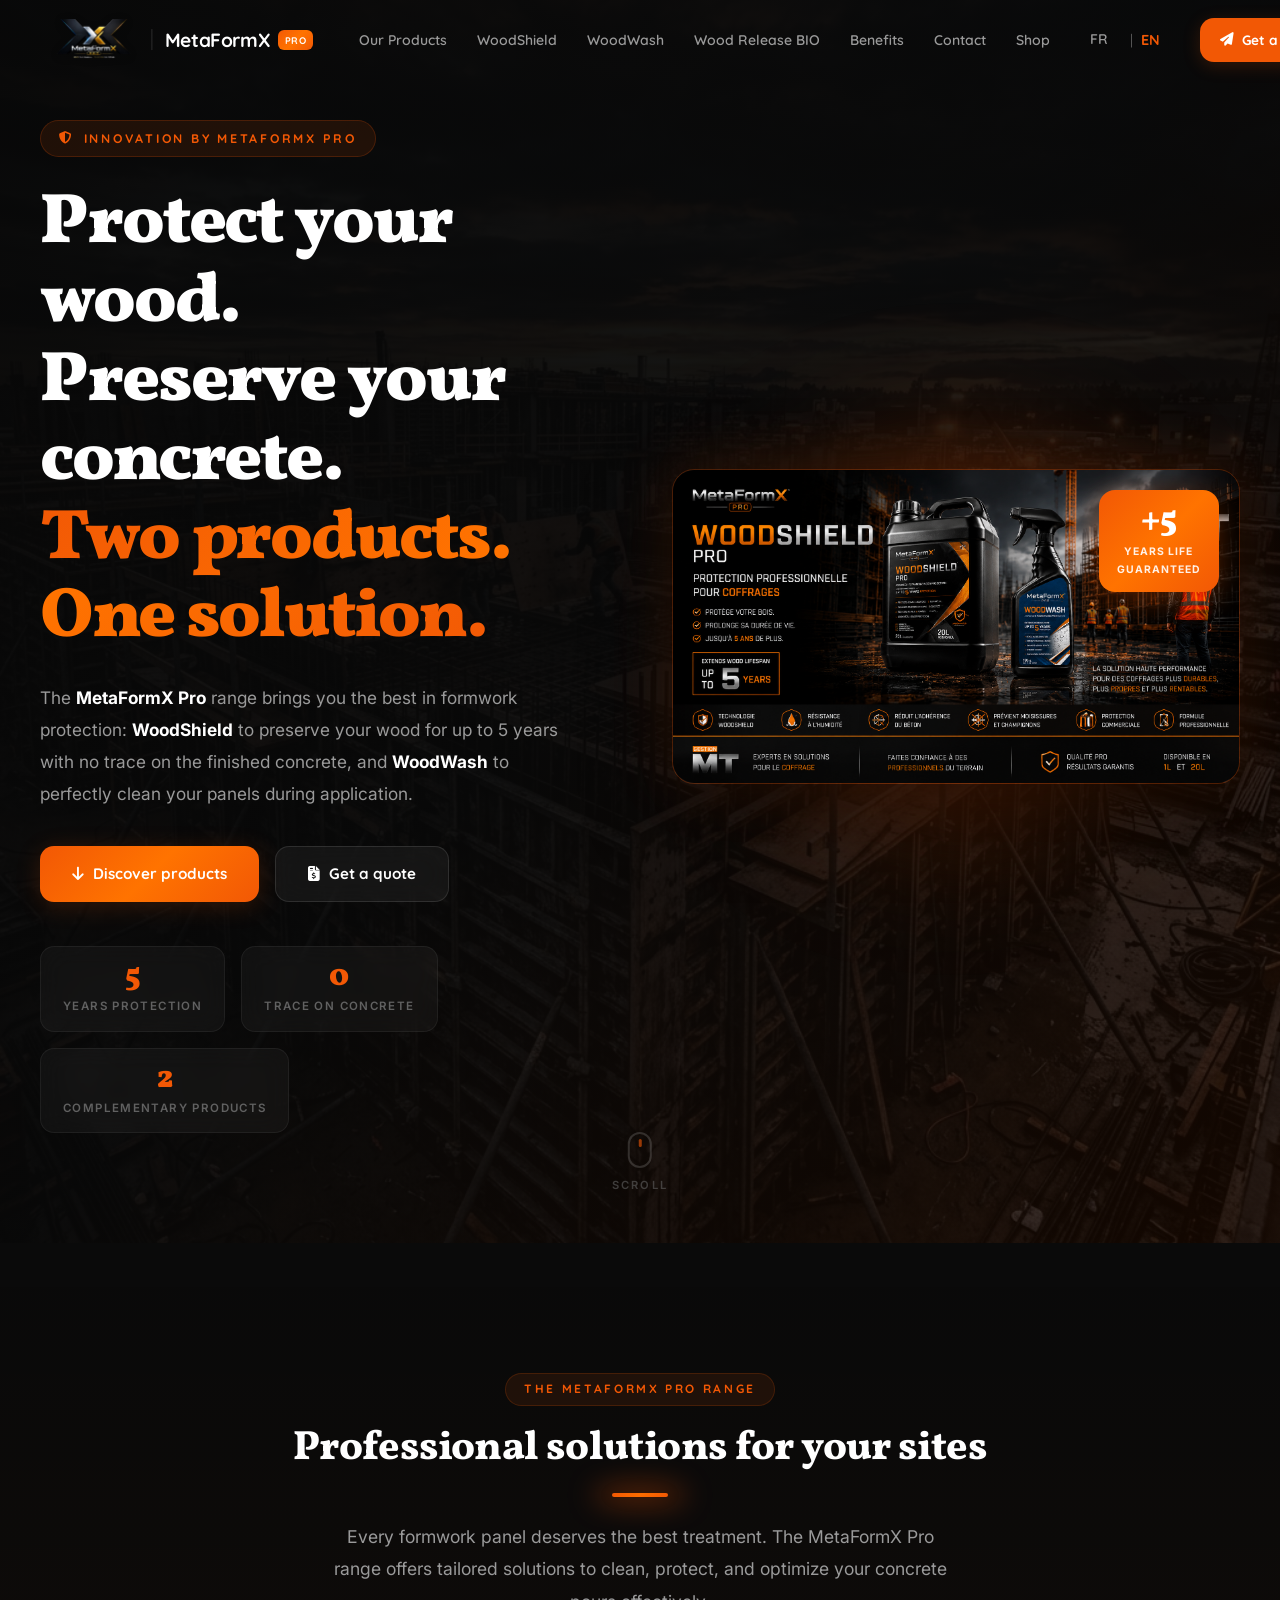
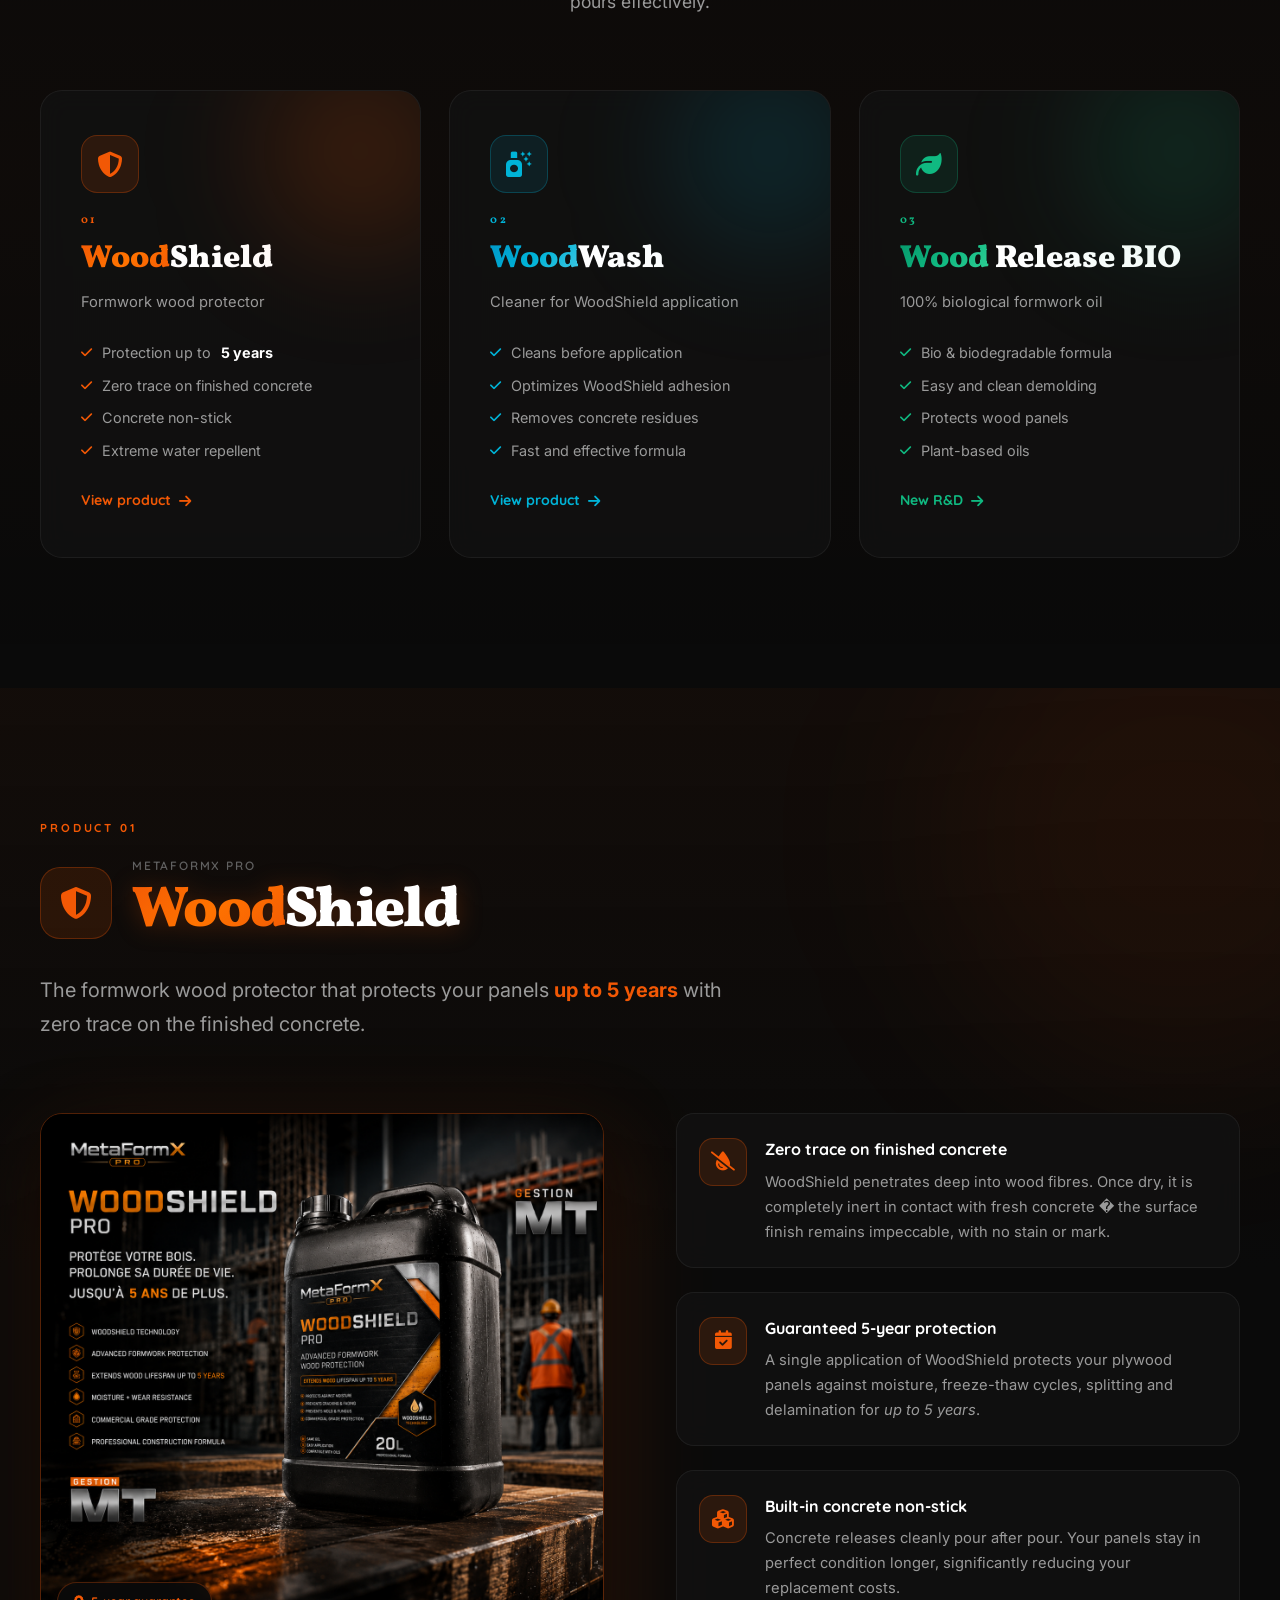
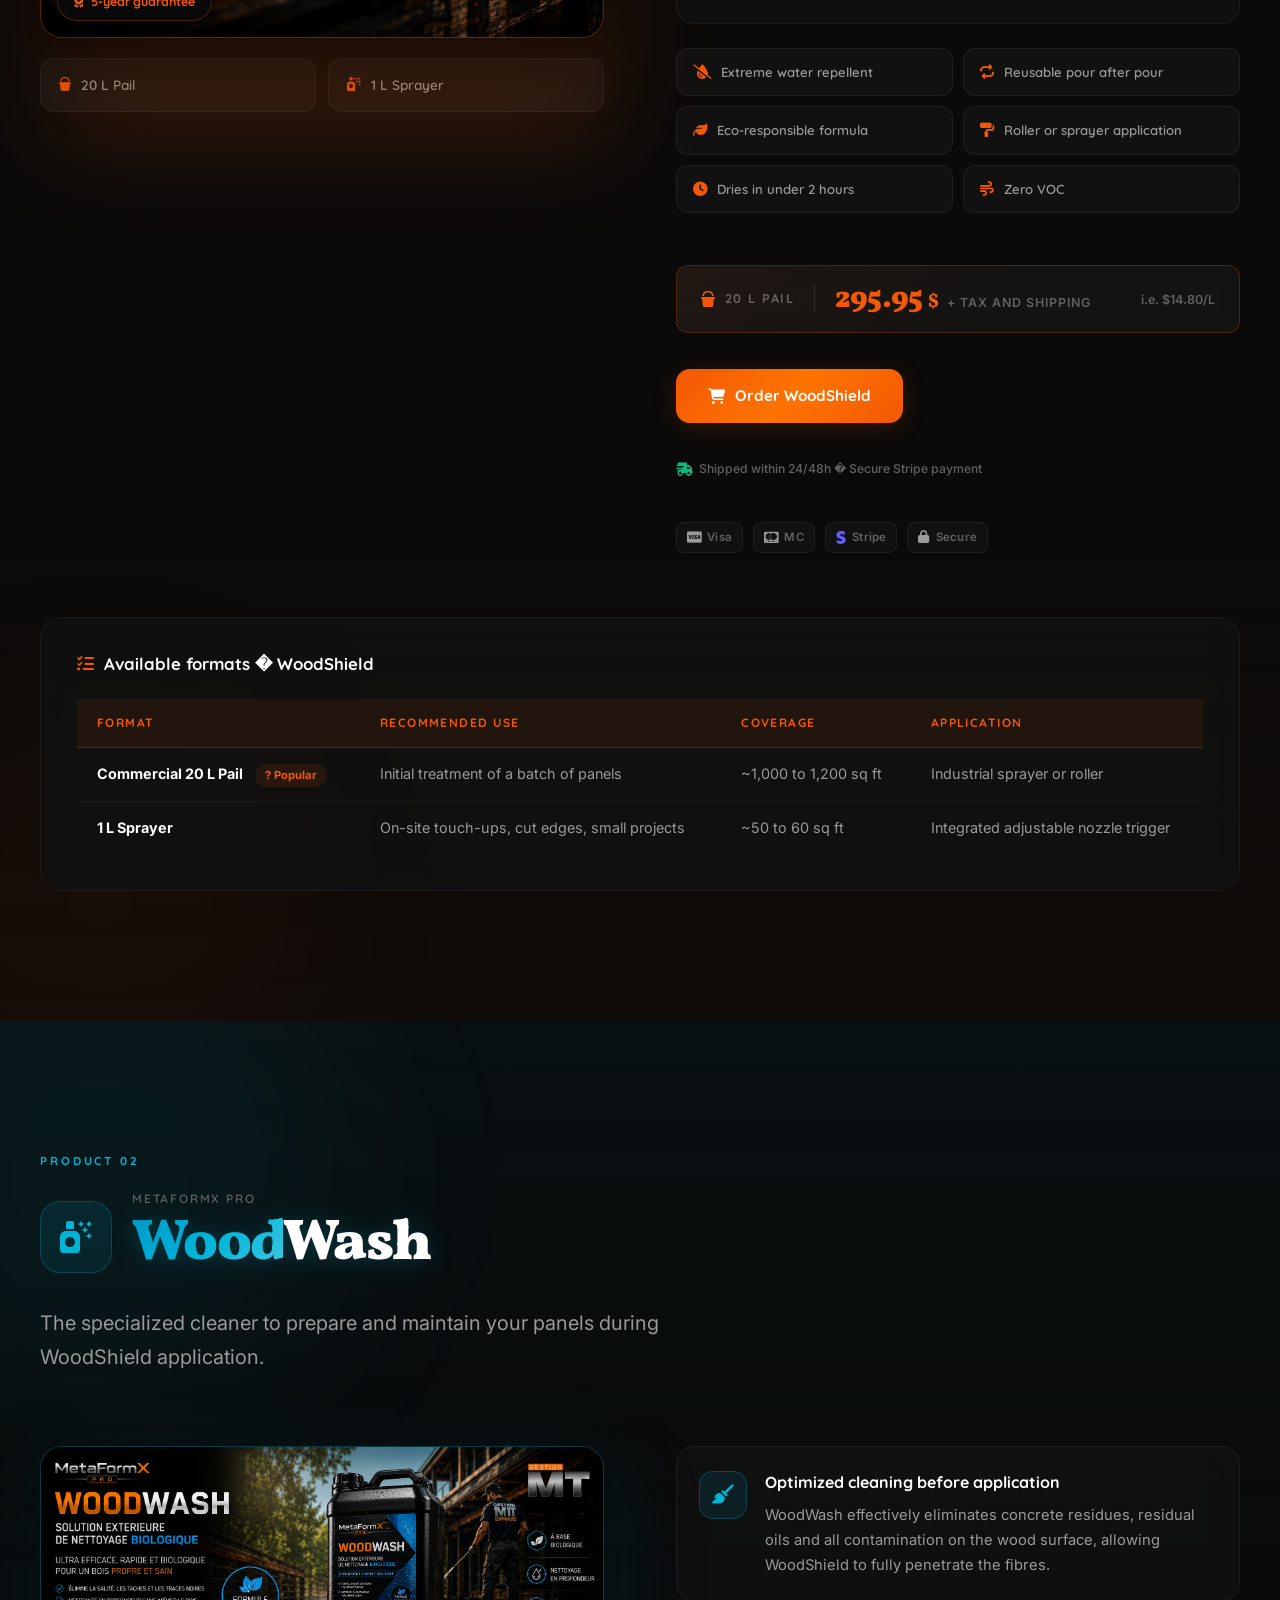
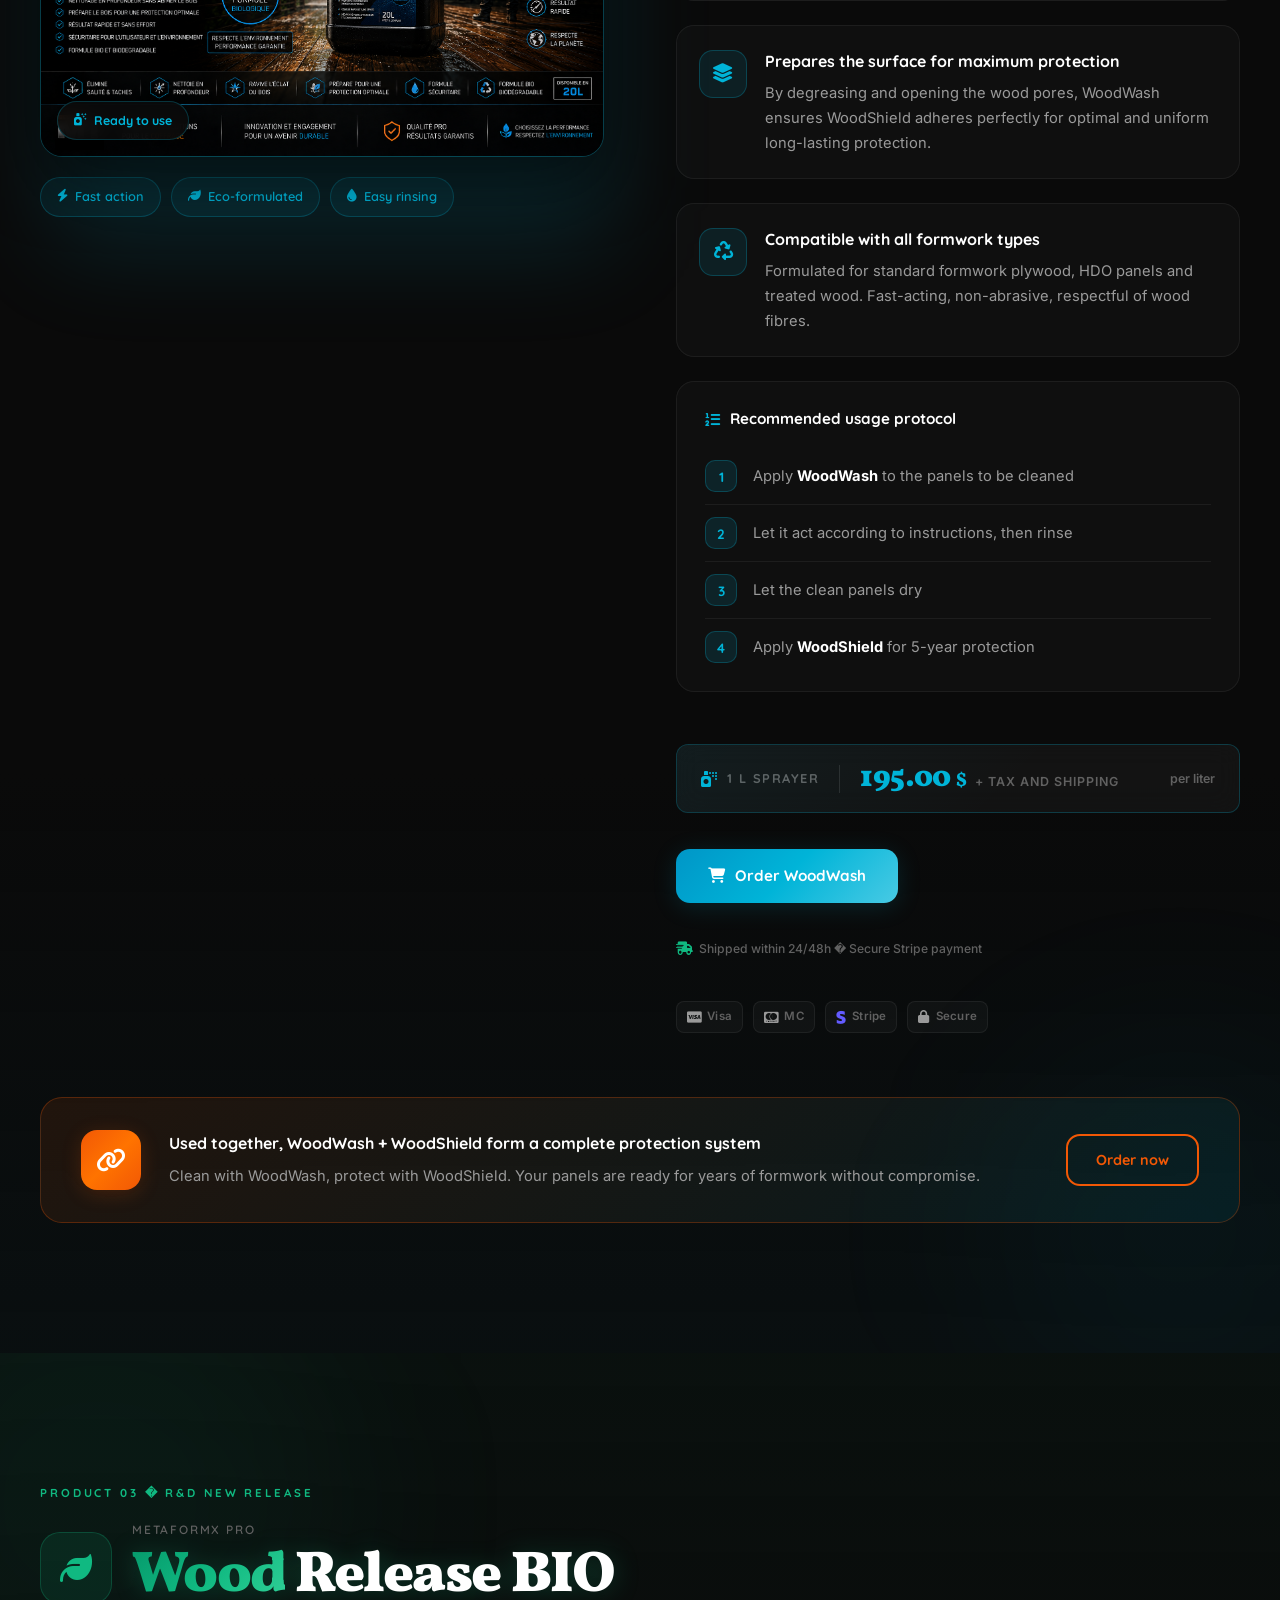
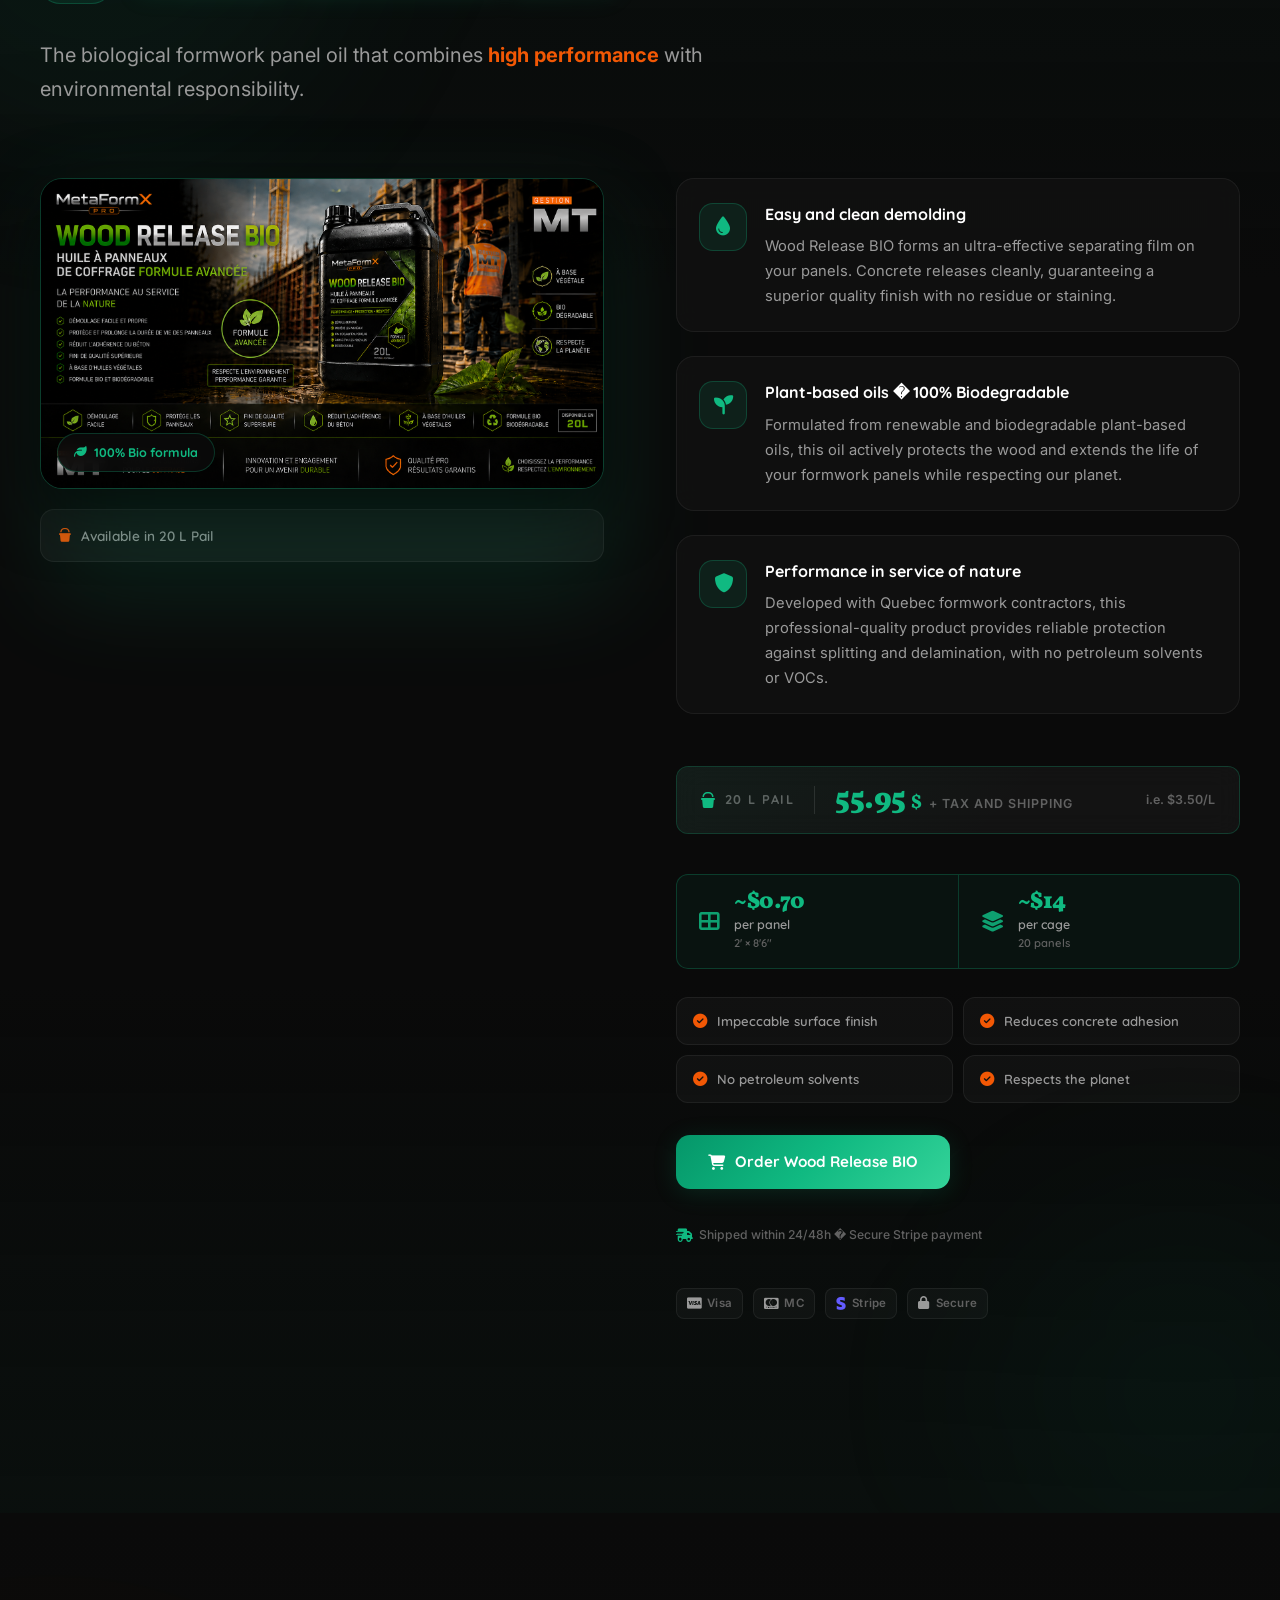
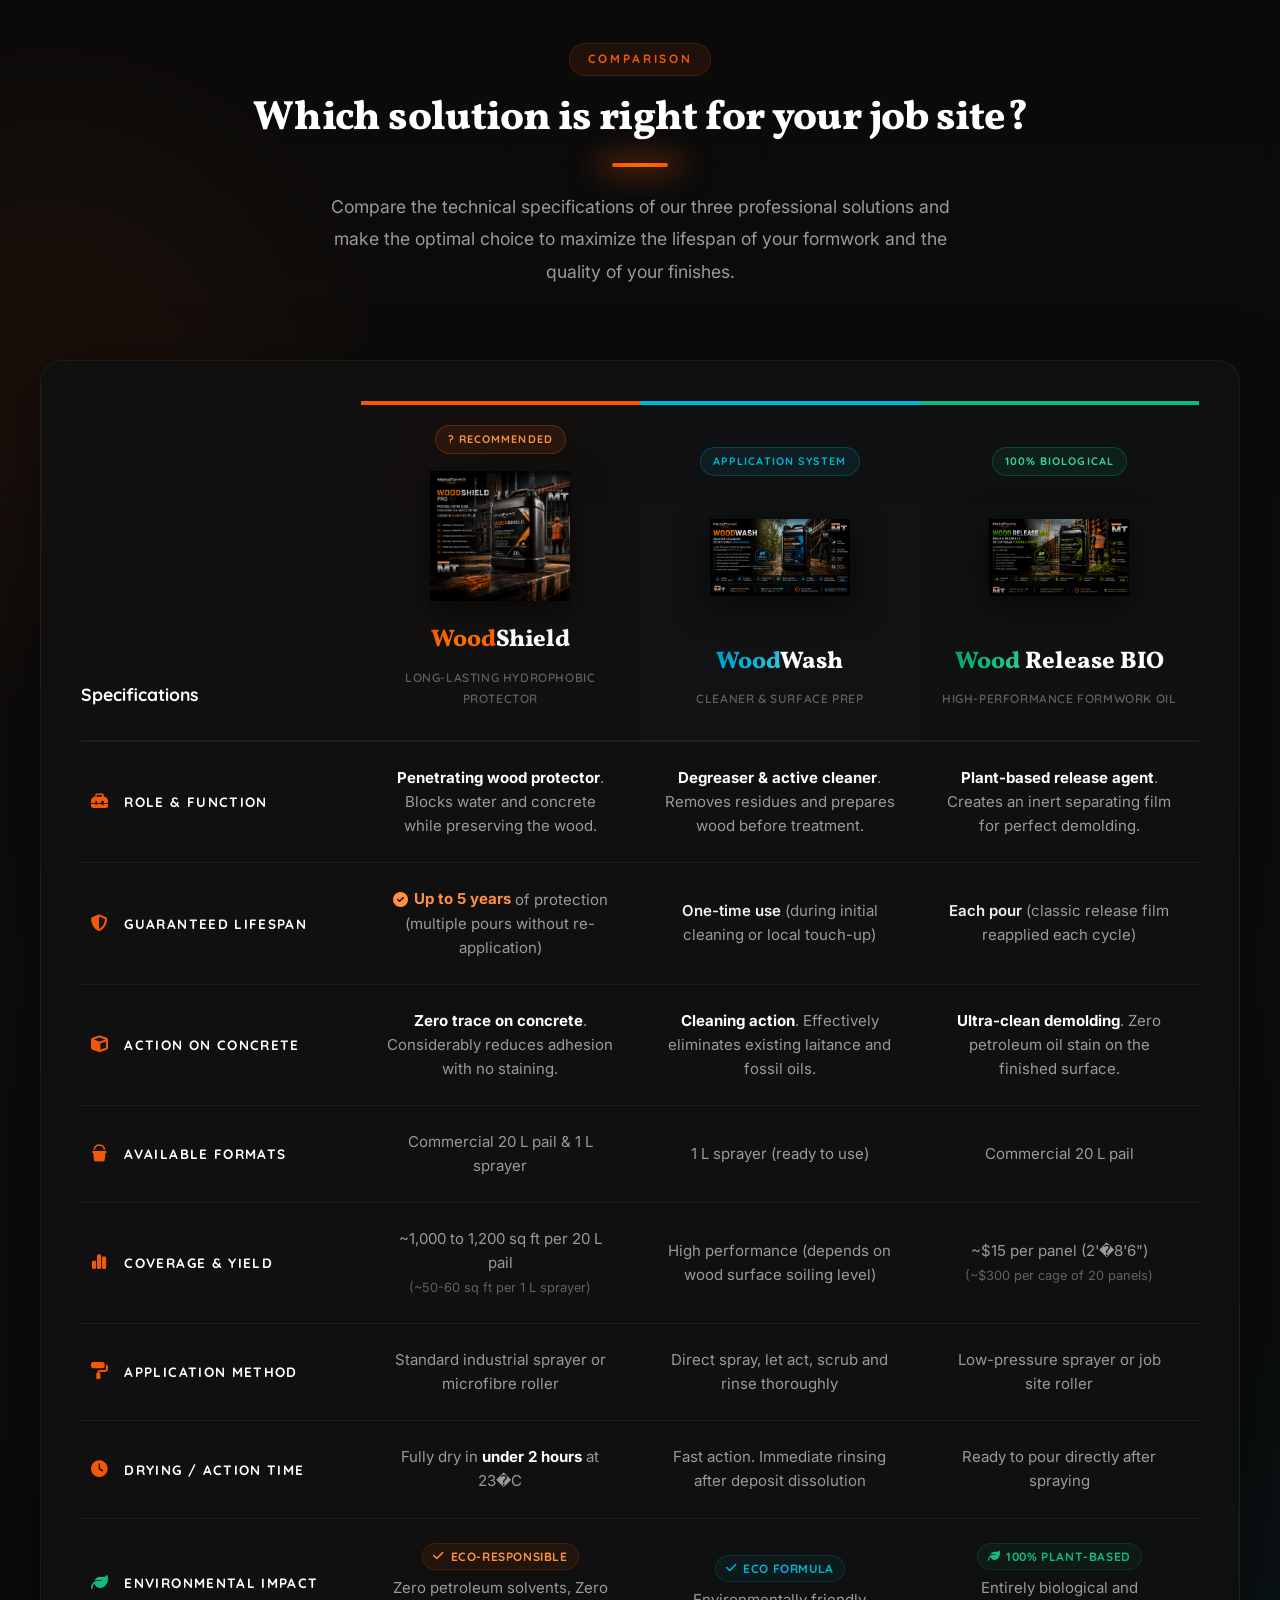
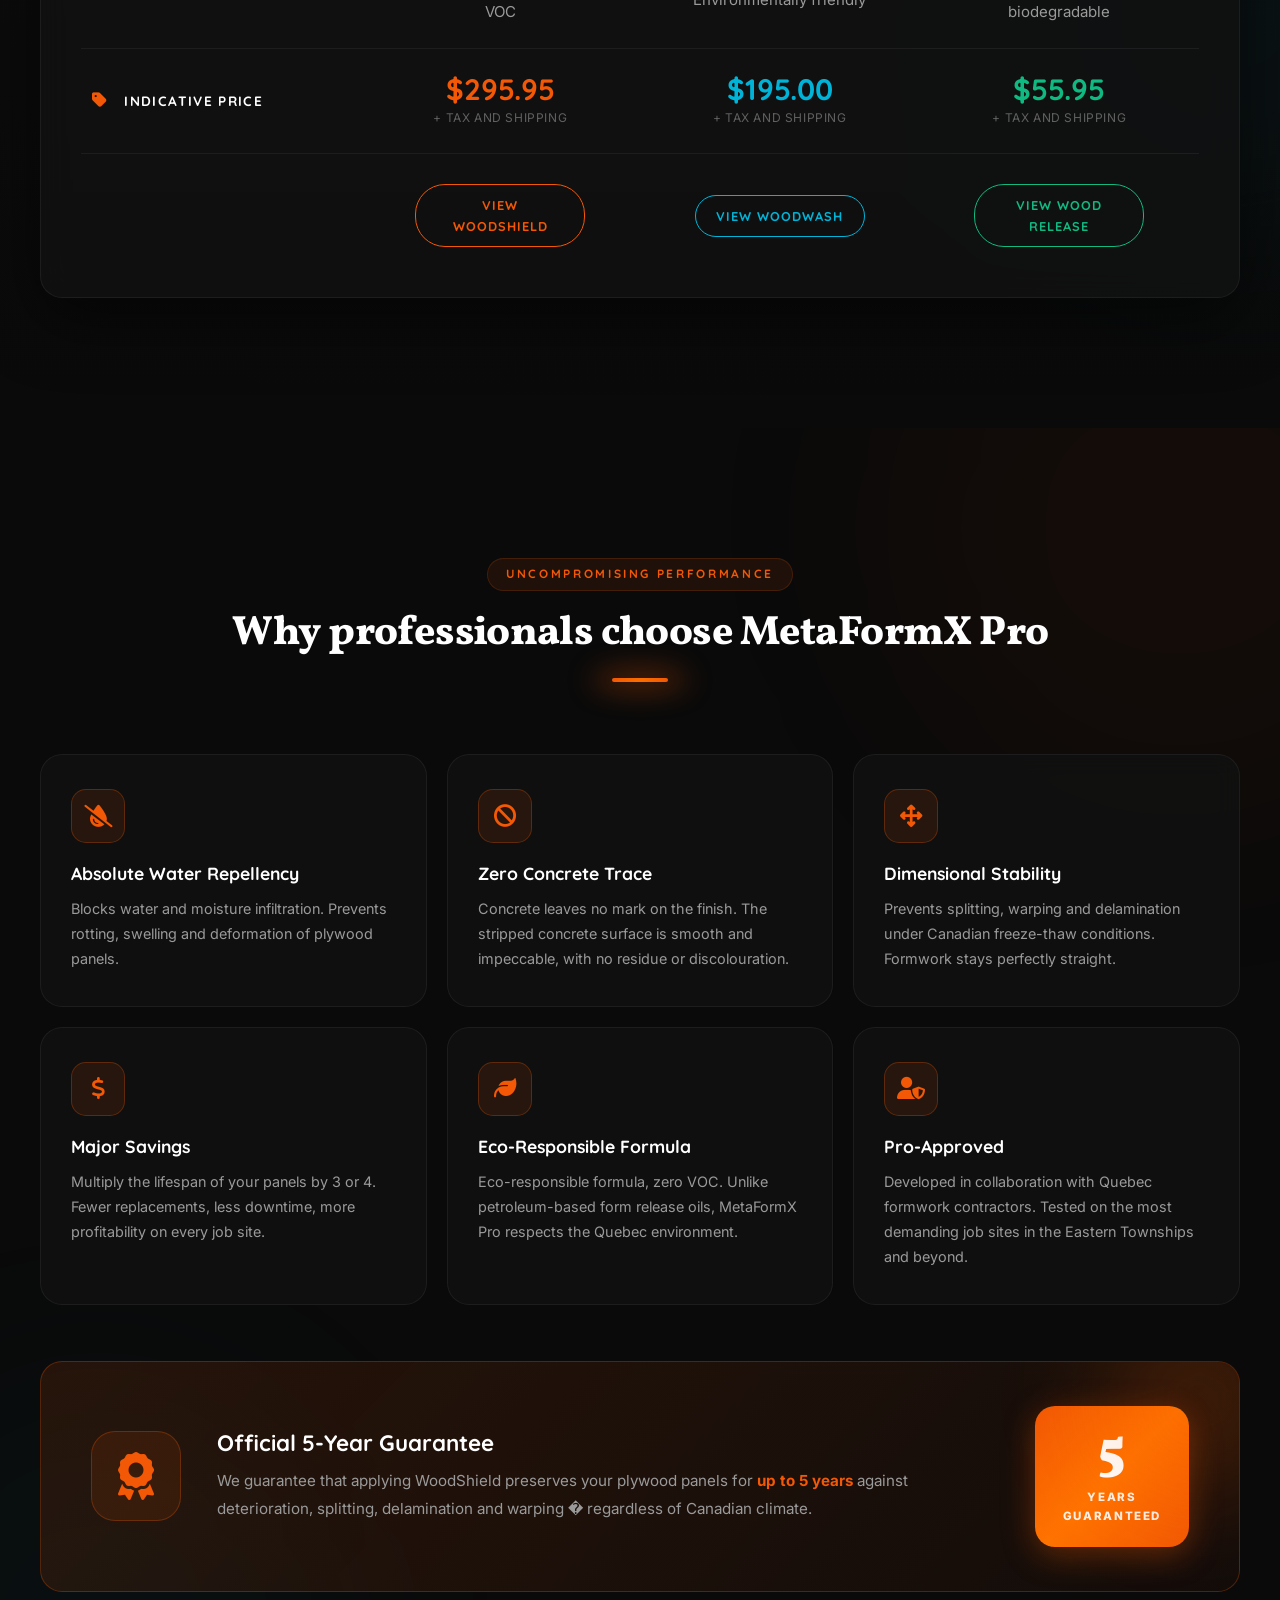
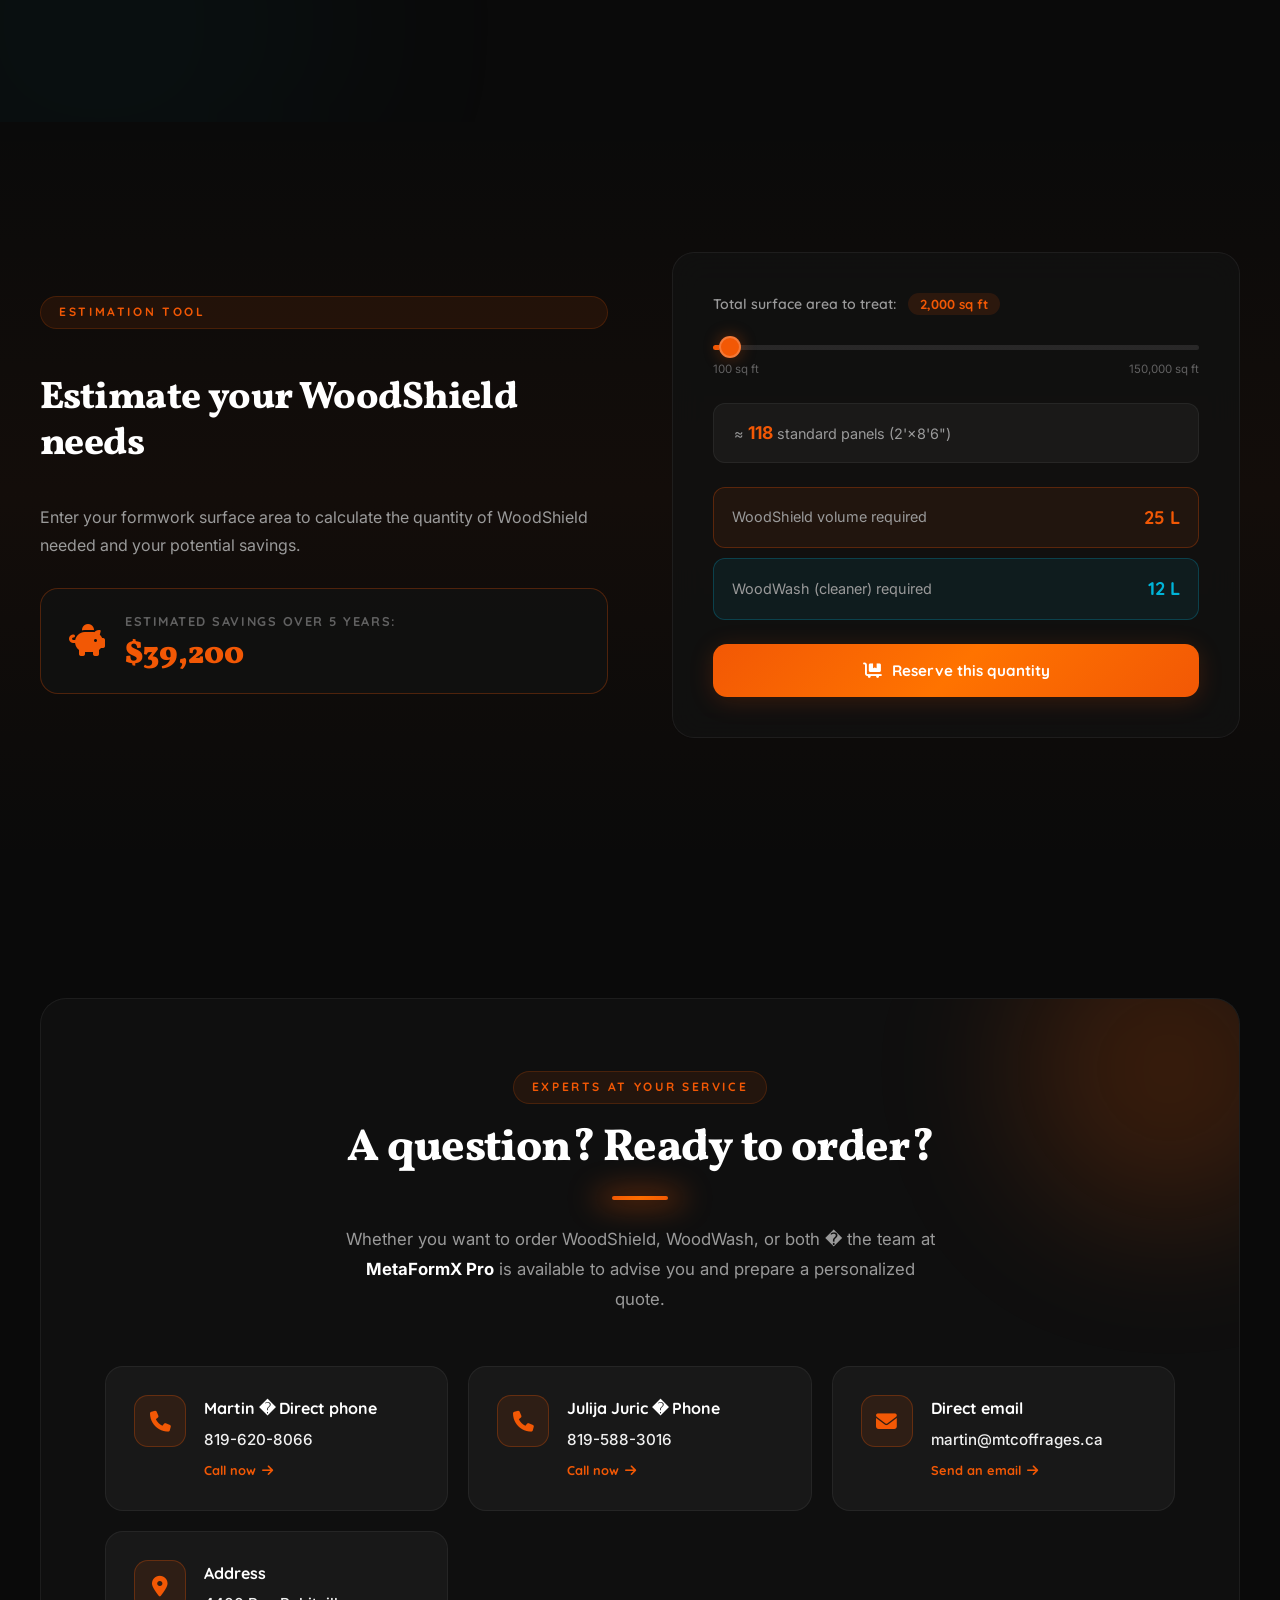
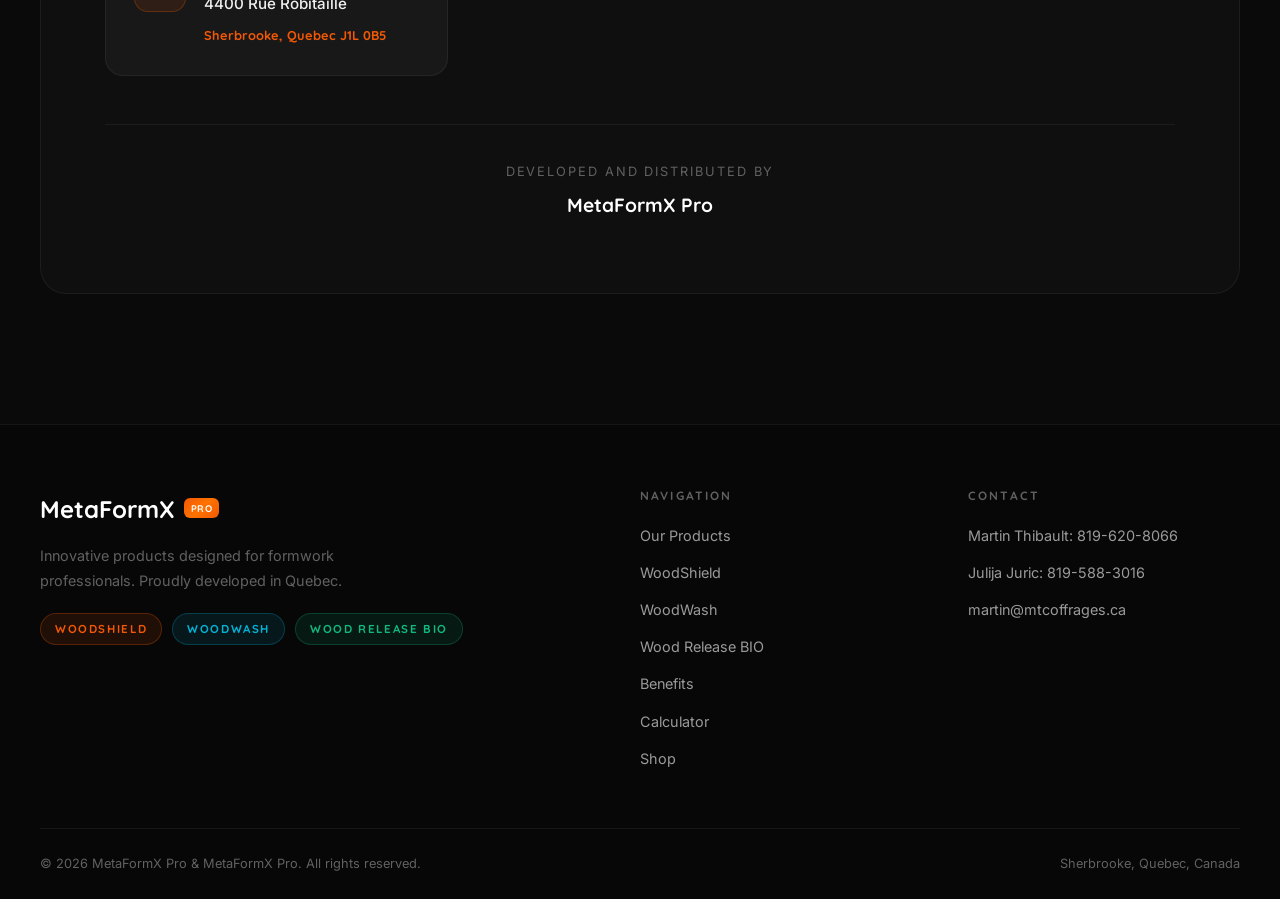
<file: index-en-backup.html>
﻿<!DOCTYPE html>
<html lang="en-CA">
<head>
    <meta charset="UTF-8">
    <meta name="viewport" content="width=device-width, initial-scale=1.0">
    <title>MetaFormX Pro � WoodShield & WoodWash | MetaFormX Pro</title>

    <!-- Favicons -->
    <link rel="icon" href="favicon.png" type="image/png" sizes="32x32">
    <link rel="apple-touch-icon" href="apple-touch-icon.png">

    <!-- SEO Meta Tags -->
    <meta name="description" content="MetaFormX Pro: WoodShield protects your formwork panels up to 5 years with no marks on concrete. WoodWash cleans effectively during application. Developed by MetaFormX Pro, Sherbrooke, Quebec.">
    <meta name="keywords" content="MetaFormX Pro, WoodShield, WoodWash, concrete formwork, formwork wood protector, formwork cleaner, MetaFormX Pro, Sherbrooke">
    <meta name="author" content="MetaFormX Pro">
    <meta name="robots" content="index, follow, max-image-preview:large">
    <link rel="canonical" href="https://metaformxpro.ca/index-en.html">
    <link rel="alternate" hreflang="fr" href="https://metaformxpro.ca/">
    <link rel="alternate" hreflang="en" href="https://metaformxpro.ca/index-en.html">
    <link rel="alternate" hreflang="x-default" href="https://metaformxpro.ca/">

    <!-- Open Graph -->
    <meta property="og:type" content="website">
    <meta property="og:url" content="https://metaformxpro.ca/index-en.html">
    <meta property="og:title" content="MetaFormX Pro � WoodShield & WoodWash | MetaFormX Pro">
    <meta property="og:description" content="Two products, a complete solution for the protection and maintenance of your formwork panels. Protect your panels up to 5 years.">
    <meta property="og:image" content="https://metaformxpro.ca/e7608868-1004-48f4-b20f-2f2b22e379a1.jpg">
    <meta property="og:site_name" content="MetaFormX Pro">
    <meta property="og:locale" content="en_CA">

    <!-- Twitter Cards -->
    <meta name="twitter:card" content="summary_large_image">
    <meta name="twitter:title" content="MetaFormX Pro � WoodShield & WoodWash">
    <meta name="twitter:description" content="Two products, a complete solution for the protection and maintenance of your formwork panels.">
    <meta name="twitter:image" content="https://metaformxpro.ca/e7608868-1004-48f4-b20f-2f2b22e379a1.jpg">

    <meta name="theme-color" content="#f25805">

    <!-- JSON-LD Structured Data -->
    <script type="application/ld+json">
    {
      "@context": "https://schema.org",
      "@graph": [
        {
          "@type": "Organization",
          "@id": "https://locationcoffrages.ca/#organization",
          "name": "MetaFormX Pro",
          "url": "https://locationcoffrages.ca",
          "address": {
            "@type": "PostalAddress",
            "addressLocality": "Sherbrooke",
            "addressRegion": "QC",
            "addressCountry": "CA"
          }
        },
        {
          "@type": "Product",
          "name": "WoodShield",
          "image": "https://metaformxpro.ca/wood%20shield%20presentation%20good.png",
          "description": "Revolutionary protector for wooden formwork panels. Up to 5 years of protection, leaves no trace on concrete.",
          "brand": {
            "@type": "Brand",
            "name": "MetaFormX Pro"
          },
          "offers": {
            "@type": "Offer",
            "price": "295.95",
            "priceCurrency": "CAD",
            "availability": "https://schema.org/InStock",
            "url": "https://metaformxpro.ca/index-en.html",
            "seller": {
              "@id": "https://locationcoffrages.ca/#organization"
            },
            "shippingDetails": {
              "@type": "OfferShippingDetails",
              "shippingRate": {
                "@type": "MonetaryAmount",
                "value": "0.00",
                "currency": "CAD"
              },
              "shippingDestination": {
                "@type": "DefinedRegion",
                "addressCountry": "CA"
              },
              "deliveryTime": {
                "@type": "ShippingDeliveryTime",
                "handlingTime": {
                  "@type": "QuantitativeValue",
                  "minValue": 0,
                  "maxValue": 1,
                  "unitCode": "DAY"
                },
                "transitTime": {
                  "@type": "QuantitativeValue",
                  "minValue": 1,
                  "maxValue": 3,
                  "unitCode": "DAY"
                }
              }
            },
            "hasMerchantReturnPolicy": {
              "@type": "MerchantReturnPolicy",
              "applicableCountry": "CA",
              "returnPolicyCategory": "https://schema.org/MerchantReturnFiniteReturnPeriod",
              "merchantReturnDays": 30,
              "returnMethod": "https://schema.org/ReturnByMail",
              "returnFees": "https://schema.org/FreeReturn"
            }
          }
        },
        {
          "@type": "Product",
          "name": "WoodWash",
          "image": "https://metaformxpro.ca/WoodWash%20descriptif%20Good.png",
          "description": "Effortless cleaner that breaks down embedded concrete on formwork.",
          "brand": {
            "@type": "Brand",
            "name": "MetaFormX Pro"
          },
          "offers": {
            "@type": "Offer",
            "price": "195.00",
            "priceCurrency": "CAD",
            "availability": "https://schema.org/InStock",
            "url": "https://metaformxpro.ca/index-en.html",
            "seller": {
              "@id": "https://locationcoffrages.ca/#organization"
            },
            "shippingDetails": {
              "@type": "OfferShippingDetails",
              "shippingRate": {
                "@type": "MonetaryAmount",
                "value": "0.00",
                "currency": "CAD"
              },
              "shippingDestination": {
                "@type": "DefinedRegion",
                "addressCountry": "CA"
              },
              "deliveryTime": {
                "@type": "ShippingDeliveryTime",
                "handlingTime": {
                  "@type": "QuantitativeValue",
                  "minValue": 0,
                  "maxValue": 1,
                  "unitCode": "DAY"
                },
                "transitTime": {
                  "@type": "QuantitativeValue",
                  "minValue": 1,
                  "maxValue": 3,
                  "unitCode": "DAY"
                }
              }
            },
            "hasMerchantReturnPolicy": {
              "@type": "MerchantReturnPolicy",
              "applicableCountry": "CA",
              "returnPolicyCategory": "https://schema.org/MerchantReturnFiniteReturnPeriod",
              "merchantReturnDays": 30,
              "returnMethod": "https://schema.org/ReturnByMail",
              "returnFees": "https://schema.org/FreeReturn"
            }
          }
        },
        {
          "@type": "Product",
          "name": "Wood Release BIO",
          "image": "https://metaformxpro.ca/Wood%20release%20bio%20good.png",
          "description": "100% plant-based and biodegradable form release agent.",
          "brand": {
            "@type": "Brand",
            "name": "MetaFormX Pro"
          },
          "offers": {
            "@type": "Offer",
            "price": "55.95",
            "priceCurrency": "CAD",
            "availability": "https://schema.org/InStock",
            "url": "https://metaformxpro.ca/index-en.html",
            "seller": {
              "@id": "https://locationcoffrages.ca/#organization"
            },
            "shippingDetails": {
              "@type": "OfferShippingDetails",
              "shippingRate": {
                "@type": "MonetaryAmount",
                "value": "0.00",
                "currency": "CAD"
              },
              "shippingDestination": {
                "@type": "DefinedRegion",
                "addressCountry": "CA"
              },
              "deliveryTime": {
                "@type": "ShippingDeliveryTime",
                "handlingTime": {
                  "@type": "QuantitativeValue",
                  "minValue": 0,
                  "maxValue": 1,
                  "unitCode": "DAY"
                },
                "transitTime": {
                  "@type": "QuantitativeValue",
                  "minValue": 1,
                  "maxValue": 3,
                  "unitCode": "DAY"
                }
              }
            },
            "hasMerchantReturnPolicy": {
              "@type": "MerchantReturnPolicy",
              "applicableCountry": "CA",
              "returnPolicyCategory": "https://schema.org/MerchantReturnFiniteReturnPeriod",
              "merchantReturnDays": 30,
              "returnMethod": "https://schema.org/ReturnByMail",
              "returnFees": "https://schema.org/FreeReturn"
            }
          }
        }
      ]
    }
    </script>

    <!-- Fonts -->
    <link rel="preconnect" href="https://fonts.googleapis.com">
    <link rel="preconnect" href="https://fonts.gstatic.com" crossorigin>
    <link href="https://fonts.googleapis.com/css2?family=Inter:wght@300;400;500;600;700&family=Quicksand:wght@400;500;600;700&family=Vollkorn:ital,wght@0,400;0,700;0,900;1,400&display=swap" rel="stylesheet">

    <!-- FontAwesome -->
    <link rel="stylesheet" href="https://cdnjs.cloudflare.com/ajax/libs/font-awesome/6.4.0/css/all.min.css">

    <!-- Stylesheet -->
    <link rel="stylesheet" href="style.css">
</head>
<body>

    <!-- -------------------------------------------
         HEADER / NAVIGATION
    ------------------------------------------- -->
    <header class="site-header" id="site-header">
        <div class="header-inner">
            <a href="#hero" class="logo" id="logo-link">
                <img src="logo_no_bg-removebg-preview.png" alt="Location de Coffrages" class="logo-img-company">
                <span class="logo-sep">|</span>
                <span class="logo-brand">MetaFormX <span class="pro-badge">PRO</span></span>
            </a>

            <nav class="main-nav" id="main-nav" aria-label="Main Navigation">
                <ul>
                    <li><a href="#produits" id="nav-produits">Our Products</a></li>
                    <li><a href="#woodshield" id="nav-woodshield">WoodShield</a></li>
                    <li><a href="#woodwash" id="nav-woodwash">WoodWash</a></li>
                    <li><a href="#biopaneloil" id="nav-biopaneloil">Wood Release BIO</a></li>
                    <li><a href="#avantages" id="nav-avantages">Benefits</a></li>
                    <li><a href="#contact" id="nav-contact">Contact</a></li>
                    <li><a href="boutique-en.html" id="nav-boutique">Shop</a></li>
                    <li class="lang-switcher">
                        <a href="index.html" class="lang-link" aria-label="Passer en Fran�ais">FR</a>
                        <span class="lang-sep">|</span>
                        <span class="lang-current">EN</span>
                    </li>
                </ul>
            </nav>

            <a href="#contact" class="nav-cta-btn" id="header-cta">
                <i class="fa-solid fa-paper-plane"></i> Get a quote
            </a>

            <button class="hamburger" id="hamburger" aria-label="Open menu" aria-expanded="false">
                <span></span><span></span><span></span>
            </button>
        </div>
    </header>

    <!-- Mobile drawer -->
    <div class="mobile-drawer" id="mobile-drawer">
        <ul>
            <li><a href="#produits" class="mob-link">Our Products</a></li>
            <li><a href="#woodshield" class="mob-link">WoodShield</a></li>
            <li><a href="#woodwash" class="mob-link">WoodWash</a></li>
            <li><a href="#biopaneloil" class="mob-link">Wood Release BIO</a></li>
            <li><a href="#avantages" class="mob-link">Benefits</a></li>
            <li><a href="#contact" class="mob-link">Contact</a></li>
            <li><a href="boutique-en.html" class="mob-link">Shop</a></li>
            <li><a href="#contact" class="mob-link mob-cta">Get a quote</a></li>
            <li class="mob-lang-switcher-row">
                <a href="index.html" class="mob-lang-link">FR</a>
                <span class="mob-lang-sep">|</span>
                <span class="mob-lang-current">EN</span>
            </li>
        </ul>
    </div>
    <div class="drawer-overlay" id="drawer-overlay"></div>

    <main>

        <!-- -------------------------------------------
             HERO SECTION
        ------------------------------------------- -->
        <section class="hero" id="hero">
            <div class="hero-bg">
                <img src="hero-bg.png" alt="" class="hero-bg-img" aria-hidden="true">
                <div class="hero-bg-overlay"></div>
            </div>

            <div class="hero-content container">
                <div class="hero-text aos-fade-up">
                    <div class="hero-eyebrow">
                        <i class="fa-solid fa-shield-halved"></i>
                        Innovation by MetaFormX Pro
                    </div>
                    <h1 id="main-title">
                        Protect your wood.<br>
                        Preserve your concrete.<br>
                        <span class="hero-highlight">Two products. One solution.</span>
                    </h1>
                    <p class="hero-subtitle" id="hero-desc">
                        The <strong>MetaFormX Pro</strong> range brings you the best in formwork protection: 
                        <strong>WoodShield</strong> to preserve your wood for up to 5 years with no trace on the finished concrete, 
                        and <strong>WoodWash</strong> to perfectly clean your panels during application.
                    </p>
                    <div class="hero-actions">
                        <a href="#produits" class="btn btn-primary" id="hero-btn-discover">
                            <i class="fa-solid fa-arrow-down"></i> Discover products
                        </a>
                        <a href="#contact" class="btn btn-ghost" id="hero-btn-quote">
                            <i class="fa-solid fa-file-invoice-dollar"></i> Get a quote
                        </a>
                    </div>
                    <div class="hero-stats">
                        <div class="stat-pill" id="stat-1">
                            <span class="stat-num">5</span>
                            <span class="stat-lbl">years protection</span>
                        </div>
                        <div class="stat-pill" id="stat-2">
                            <span class="stat-num">0</span>
                            <span class="stat-lbl">trace on concrete</span>
                        </div>
                        <div class="stat-pill" id="stat-3">
                            <span class="stat-num">2</span>
                            <span class="stat-lbl">complementary products</span>
                        </div>
                    </div>
                </div>

                <div class="hero-visual aos-fade-right">
                    <div class="hero-img-glow"></div>
                    <div class="hero-product-card" id="hero-product-card">
                        <img src="pub all product good.png" 
                             alt="MetaFormX Pro WoodShield 20L and WoodWash 1L on site" 
                             class="hero-product-img" id="hero-img">
                        <div class="hero-guarantee-badge" id="hero-badge">
                            <span class="badge-num">+5</span>
                            <span class="badge-txt">Years life<br>guaranteed</span>
                        </div>
                    </div>
                </div>
            </div>

            <div class="scroll-cue" id="scroll-cue">
                <span class="mouse-wrap"><span class="mouse-wheel"></span></span>
                <span>Scroll</span>
            </div>
        </section>

        <!-- -------------------------------------------
             PRODUCT OVERVIEW � TWO PRODUCTS INTRO
        ------------------------------------------- -->
        <section class="products-intro" id="produits">
            <div class="container">
                <div class="section-header aos-fade-up">
                    <span class="section-tag">The MetaFormX Pro Range</span>
                    <h2 class="section-title" id="products-title">Professional solutions for your sites</h2>
                    <div class="title-rule"></div>
                    <p class="section-desc">
                        Every formwork panel deserves the best treatment. The MetaFormX Pro range offers tailored solutions to clean, protect, and optimize your concrete pours effectively.
                    </p>
                </div>

                <div class="product-duo-grid">
                    <!-- WoodShield Card -->
                    <a href="#woodshield" class="duo-card duo-shield aos-fade-up" id="duo-woodshield">
                        <div class="duo-card-glow"></div>
                        <div class="duo-icon-wrap">
                            <i class="fa-solid fa-shield-halved"></i>
                        </div>
                        <div class="duo-num">01</div>
                        <h3 class="duo-name"><span class="prod-primary-part">Wood</span><span class="prod-secondary-part">Shield</span></h3>
                        <p class="duo-tagline">Formwork wood protector</p>
                        <ul class="duo-points">
                            <li><i class="fa-solid fa-check"></i> Protection up to <strong>5 years</strong></li>
                            <li><i class="fa-solid fa-check"></i> Zero trace on finished concrete</li>
                            <li><i class="fa-solid fa-check"></i> Concrete non-stick</li>
                            <li><i class="fa-solid fa-check"></i> Extreme water repellent</li>
                        </ul>
                        <span class="duo-cta">View product <i class="fa-solid fa-arrow-right"></i></span>
                    </a>

                    <!-- WoodWash Card -->
                    <a href="#woodwash" class="duo-card duo-wash aos-fade-up delay-2" id="duo-woodwash">
                        <div class="duo-card-glow wash-glow"></div>
                        <div class="duo-icon-wrap wash-icon">
                            <i class="fa-solid fa-spray-can-sparkles"></i>
                        </div>
                        <div class="duo-num wash-num">02</div>
                        <h3 class="duo-name"><span class="prod-primary-part">Wood</span><span class="prod-secondary-part">Wash</span></h3>
                        <p class="duo-tagline">Cleaner for WoodShield application</p>
                        <ul class="duo-points">
                            <li><i class="fa-solid fa-check"></i> Cleans before application</li>
                            <li><i class="fa-solid fa-check"></i> Optimizes WoodShield adhesion</li>
                            <li><i class="fa-solid fa-check"></i> Removes concrete residues</li>
                            <li><i class="fa-solid fa-check"></i> Fast and effective formula</li>
                        </ul>
                        <span class="duo-cta">View product <i class="fa-solid fa-arrow-right"></i></span>
                    </a>

                    <!-- Wood Release BIO Card -->
                    <a href="#biopaneloil" class="duo-card duo-bio aos-fade-up delay-3" id="duo-biopaneloil">
                        <div class="duo-card-glow bio-glow"></div>
                        <div class="duo-icon-wrap bio-icon">
                            <i class="fa-solid fa-leaf"></i>
                        </div>
                        <div class="duo-num bio-num">03</div>
                        <h3 class="duo-name"><span class="prod-primary-part">Wood</span> <span class="prod-secondary-part">Release</span> <span class="prod-tertiary-part">BIO</span></h3>
                        <p class="duo-tagline">100% biological formwork oil</p>
                        <ul class="duo-points">
                            <li><i class="fa-solid fa-check"></i> Bio & biodegradable formula</li>
                            <li><i class="fa-solid fa-check"></i> Easy and clean demolding</li>
                            <li><i class="fa-solid fa-check"></i> Protects wood panels</li>
                            <li><i class="fa-solid fa-check"></i> Plant-based oils</li>
                        </ul>
                        <span class="duo-cta">New R&D <i class="fa-solid fa-arrow-right"></i></span>
                    </a>
                </div>
            </div>
        </section>

        <!-- -------------------------------------------
             PRODUCT 1 � WOODSHIELD
        ------------------------------------------- -->
        <section class="product-section product-shield" id="woodshield">
            <div class="prod-section-bg-shapes">
                <div class="ps-shape ps-shape-1"></div>
                <div class="ps-shape ps-shape-2"></div>
            </div>

            <div class="container">
                <!-- Product Header -->
                <div class="prod-header aos-fade-up">
                    <div class="prod-number">Product 01</div>
                    <div class="prod-logo-line">
                        <div class="prod-icon-circle shield-circle">
                            <i class="fa-solid fa-shield-halved"></i>
                        </div>
                        <div>
                            <span class="prod-brand-pre">MetaFormX Pro</span>
                            <h2 class="prod-name shield-prod-name" id="woodshield-title"><span class="prod-primary-part">Wood</span><span class="prod-secondary-part">Shield</span></h2>
                        </div>
                    </div>
                    <p class="prod-tagline-big">The formwork wood protector that protects your panels <span class="text-orange">up to 5 years</span> with zero trace on the finished concrete.</p>
                </div>

                <!-- Product Showcase -->
                <div class="prod-showcase">
                    <div class="prod-img-col aos-fade-right">
                        <div class="prod-img-glow shield-glow-img"></div>
                        <div class="prod-img-frame" id="woodshield-img-frame">
                            <img src="wood shield presentation good.png" 
                                 alt="MetaFormX Pro WoodShield 20L � Formwork wood protector"
                                 class="prod-img" id="woodshield-main-img">
                            <div class="prod-img-tag">
                                <i class="fa-solid fa-award"></i> 5-year guarantee
                            </div>
                        </div>
                        <div class="prod-formats-pills">
                            <div class="fpill" id="fpill-20l">
                                <i class="fa-solid fa-bucket"></i>
                                <span>20 L Pail</span>
                            </div>
                            <div class="fpill" id="fpill-1l">
                                <i class="fa-solid fa-spray-can"></i>
                                <span>1 L Sprayer</span>
                            </div>
                        </div>
                    </div>

                    <div class="prod-info-col">
                        <!-- Key claim -->
                        <div class="prod-key-claim aos-fade-up" id="woodshield-claim">
                            <div class="claim-icon"><i class="fa-solid fa-droplet-slash"></i></div>
                            <div>
                                <strong>Zero trace on finished concrete</strong>
                                <p>WoodShield penetrates deep into wood fibres. Once dry, it is completely inert in contact with fresh concrete � the surface finish remains impeccable, with no stain or mark.</p>
                            </div>
                        </div>

                        <div class="prod-key-claim aos-fade-up delay-1" id="woodshield-claim2">
                            <div class="claim-icon shield-claim"><i class="fa-solid fa-calendar-check"></i></div>
                            <div>
                                <strong>Guaranteed 5-year protection</strong>
                                <p>A single application of WoodShield protects your plywood panels against moisture, freeze-thaw cycles, splitting and delamination for <em>up to 5 years</em>.</p>
                            </div>
                        </div>

                        <div class="prod-key-claim aos-fade-up delay-2" id="woodshield-claim3">
                            <div class="claim-icon shield-claim"><i class="fa-solid fa-cubes"></i></div>
                            <div>
                                <strong>Built-in concrete non-stick</strong>
                                <p>Concrete releases cleanly pour after pour. Your panels stay in perfect condition longer, significantly reducing your replacement costs.</p>
                            </div>
                        </div>

                        <!-- Features Grid -->
                        <div class="prod-features-grid aos-fade-up delay-3" id="woodshield-features">
                            <div class="pfeat" id="pfeat-1">
                                <i class="fa-solid fa-droplet-slash"></i>
                                <span>Extreme water repellent</span>
                            </div>
                            <div class="pfeat" id="pfeat-2">
                                <i class="fa-solid fa-repeat"></i>
                                <span>Reusable pour after pour</span>
                            </div>
                            <div class="pfeat" id="pfeat-3">
                                <i class="fa-solid fa-leaf"></i>
                                <span>Eco-responsible formula</span>
                            </div>
                            <div class="pfeat" id="pfeat-4">
                                <i class="fa-solid fa-paint-roller"></i>
                                <span>Roller or sprayer application</span>
                            </div>
                            <div class="pfeat" id="pfeat-5">
                                <i class="fa-solid fa-clock"></i>
                                <span>Dries in under 2 hours</span>
                            </div>
                            <div class="pfeat" id="pfeat-6">
                                <i class="fa-solid fa-wind"></i>
                                <span>Zero VOC</span>
                            </div>
                        </div>

                        <div class="prod-price-block aos-fade-up delay-4" id="woodshield-price">
                            <div class="ppb-format">
                                <i class="fa-solid fa-bucket"></i> 20 L Pail
                            </div>
                            <div class="ppb-amount">
                                <span class="ppb-num">295.95 <span class="ppb-currency">$</span></span>
                                <span class="ppb-tax">+ tax and shipping</span>
                            </div>
                            <div class="ppb-unit">i.e. $14.80/L</div>
                        </div>

                        <a href="boutique-en.html?add=woodshield" class="btn btn-primary btn-prod aos-fade-up delay-4" id="woodshield-cta">
                            <i class="fa-solid fa-cart-shopping"></i> Order WoodShield
                        </a>
                        <span class="btn-trust-subtext aos-fade-up delay-4"><i class="fa-solid fa-truck-fast"></i> Shipped within 24/48h � Secure Stripe payment</span>
                        <div class="payment-badges">
                            <span class="payment-badge"><i class="fa-brands fa-cc-visa"></i> Visa</span>
                            <span class="payment-badge"><i class="fa-brands fa-cc-mastercard"></i> MC</span>
                            <span class="payment-badge stripe-badge"><i class="fa-brands fa-stripe-s"></i> Stripe</span>
                            <span class="payment-badge"><i class="fa-solid fa-lock"></i> Secure</span>
                        </div>
                    </div>
                </div>

                <!-- WoodShield specs table -->
                <div class="prod-specs-box aos-fade-up" id="woodshield-specs">
                    <h3 class="specs-box-title"><i class="fa-solid fa-list-check"></i> Available formats � WoodShield</h3>
                    <div class="specs-table-wrap">
                        <table class="specs-tbl" id="ws-specs-table">
                            <thead>
                                <tr>
                                    <th>Format</th>
                                    <th>Recommended use</th>
                                    <th>Coverage</th>
                                    <th>Application</th>
                                </tr>
                            </thead>
                            <tbody>
                                <tr>
                                    <td><strong>Commercial 20 L Pail</strong> <span class="popular-tag">? Popular</span></td>
                                    <td>Initial treatment of a batch of panels</td>
                                    <td>~1,000 to 1,200 sq ft</td>
                                    <td>Industrial sprayer or roller</td>
                                </tr>
                                <tr>
                                    <td><strong>1 L Sprayer</strong></td>
                                    <td>On-site touch-ups, cut edges, small projects</td>
                                    <td>~50 to 60 sq ft</td>
                                    <td>Integrated adjustable nozzle trigger</td>
                                </tr>
                            </tbody>
                        </table>
                    </div>
                </div>
            </div>
        </section>

        <!-- -------------------------------------------
             PRODUCT 2 � WOODWASH
        ------------------------------------------- -->
        <section class="product-section product-wash" id="woodwash">
            <div class="prod-section-bg-shapes wash-bg">
                <div class="ps-shape ps-shape-w1"></div>
                <div class="ps-shape ps-shape-w2"></div>
            </div>

            <div class="container">
                <!-- Product Header -->
                <div class="prod-header aos-fade-up">
                    <div class="prod-number wash-prod-num">Product 02</div>
                    <div class="prod-logo-line">
                        <div class="prod-icon-circle wash-circle">
                            <i class="fa-solid fa-spray-can-sparkles"></i>
                        </div>
                        <div>
                            <span class="prod-brand-pre">MetaFormX Pro</span>
                            <h2 class="prod-name wash-prod-name" id="woodwash-title"><span class="prod-primary-part">Wood</span><span class="prod-secondary-part">Wash</span></h2>
                        </div>
                    </div>
                    <p class="prod-tagline-big">The specialized cleaner to prepare and maintain your panels during WoodShield application.</p>
                </div>

                <!-- Product Showcase � reversed layout -->
                <div class="prod-showcase prod-showcase-rev">
                    <div class="prod-info-col">
                        <div class="prod-key-claim aos-fade-up" id="woodwash-claim1">
                            <div class="claim-icon wash-claim-icon"><i class="fa-solid fa-broom"></i></div>
                            <div>
                                <strong>Optimized cleaning before application</strong>
                                <p>WoodWash effectively eliminates concrete residues, residual oils and all contamination on the wood surface, allowing WoodShield to fully penetrate the fibres.</p>
                            </div>
                        </div>

                        <div class="prod-key-claim aos-fade-up delay-1" id="woodwash-claim2">
                            <div class="claim-icon wash-claim-icon"><i class="fa-solid fa-layer-group"></i></div>
                            <div>
                                <strong>Prepares the surface for maximum protection</strong>
                                <p>By degreasing and opening the wood pores, WoodWash ensures WoodShield adheres perfectly for optimal and uniform long-lasting protection.</p>
                            </div>
                        </div>

                        <div class="prod-key-claim aos-fade-up delay-2" id="woodwash-claim3">
                            <div class="claim-icon wash-claim-icon"><i class="fa-solid fa-recycle"></i></div>
                            <div>
                                <strong>Compatible with all formwork types</strong>
                                <p>Formulated for standard formwork plywood, HDO panels and treated wood. Fast-acting, non-abrasive, respectful of wood fibres.</p>
                            </div>
                        </div>

                        <div class="prod-usage-steps aos-fade-up delay-3" id="woodwash-steps">
                            <h4 class="steps-title"><i class="fa-solid fa-list-ol"></i> Recommended usage protocol</h4>
                            <div class="step-item">
                                <div class="step-num">1</div>
                                <div class="step-text">Apply <strong>WoodWash</strong> to the panels to be cleaned</div>
                            </div>
                            <div class="step-item">
                                <div class="step-num">2</div>
                                <div class="step-text">Let it act according to instructions, then rinse</div>
                            </div>
                            <div class="step-item">
                                <div class="step-num">3</div>
                                <div class="step-text">Let the clean panels dry</div>
                            </div>
                            <div class="step-item">
                                <div class="step-num">4</div>
                                <div class="step-text">Apply <strong>WoodShield</strong> for 5-year protection</div>
                            </div>
                        </div>

                        <div class="prod-price-block prod-price-wash aos-fade-up delay-4" id="woodwash-price">
                            <div class="ppb-format">
                                <i class="fa-solid fa-spray-can"></i> 1 L Sprayer
                            </div>
                            <div class="ppb-amount">
                                <span class="ppb-num">195.00 <span class="ppb-currency">$</span></span>
                                <span class="ppb-tax">+ tax and shipping</span>
                            </div>
                            <div class="ppb-unit">per liter</div>
                        </div>

                        <a href="boutique-en.html?add=woodwash" class="btn btn-wash btn-prod aos-fade-up delay-4" id="woodwash-cta">
                            <i class="fa-solid fa-cart-shopping"></i> Order WoodWash
                        </a>
                        <span class="btn-trust-subtext aos-fade-up delay-4"><i class="fa-solid fa-truck-fast"></i> Shipped within 24/48h � Secure Stripe payment</span>
                        <div class="payment-badges">
                            <span class="payment-badge"><i class="fa-brands fa-cc-visa"></i> Visa</span>
                            <span class="payment-badge"><i class="fa-brands fa-cc-mastercard"></i> MC</span>
                            <span class="payment-badge stripe-badge"><i class="fa-brands fa-stripe-s"></i> Stripe</span>
                            <span class="payment-badge"><i class="fa-solid fa-lock"></i> Secure</span>
                        </div>
                    </div>

                    <div class="prod-img-col aos-fade-left" id="woodwash-img-col">
                        <div class="prod-img-glow wash-glow-img"></div>
                        <div class="prod-img-frame wash-img-frame" id="woodwash-img-frame">
                            <img src="WoodWash descriptif Good.png" 
                                 alt="MetaFormX Pro WoodWash � Formwork cleaner"
                                 class="prod-img" id="woodwash-main-img">
                            <div class="prod-img-tag wash-tag">
                                <i class="fa-solid fa-spray-can-sparkles"></i> Ready to use
                            </div>
                        </div>
                        <div class="wash-benefit-chips">
                            <div class="wchip" id="wchip-1"><i class="fa-solid fa-bolt"></i> Fast action</div>
                            <div class="wchip" id="wchip-2"><i class="fa-solid fa-leaf"></i> Eco-formulated</div>
                            <div class="wchip" id="wchip-3"><i class="fa-solid fa-droplet"></i> Easy rinsing</div>
                        </div>
                    </div>
                </div>

                <!-- WoodWash + WoodShield combo banner -->
                <div class="combo-banner aos-fade-up" id="combo-banner">
                    <div class="combo-icon"><i class="fa-solid fa-link"></i></div>
                    <div class="combo-text">
                        <strong>Used together, WoodWash + WoodShield form a complete protection system</strong>
                        <p>Clean with WoodWash, protect with WoodShield. Your panels are ready for years of formwork without compromise.</p>
                    </div>
                    <a href="boutique-en.html?add=woodshield" class="btn btn-combo" id="combo-cta">Order now</a>
                </div>
            </div>
        </section>

        <!-- -------------------------------------------
             PRODUCT 3 � WOOD RELEASE BIO
        ------------------------------------------- -->
        <section class="product-section product-bio" id="biopaneloil">
            <div class="prod-section-bg-shapes bio-bg">
                <div class="ps-shape ps-shape-b1"></div>
                <div class="ps-shape ps-shape-b2"></div>
            </div>

            <div class="container">
                <!-- Product Header -->
                <div class="prod-header aos-fade-up">
                    <div class="prod-number bio-prod-num">Product 03 � R&D New Release</div>
                    <div class="prod-logo-line">
                        <div class="prod-icon-circle bio-circle">
                            <i class="fa-solid fa-leaf"></i>
                        </div>
                        <div>
                            <span class="prod-brand-pre">MetaFormX Pro</span>
                            <h2 class="prod-name bio-prod-name" id="biopaneloil-title"><span class="prod-primary-part">Wood</span> <span class="prod-secondary-part">Release</span> <span class="prod-tertiary-part">BIO</span></h2>
                        </div>
                    </div>
                    <p class="prod-tagline-big">The biological formwork panel oil that combines <span class="text-orange">high performance</span> with environmental responsibility.</p>
                </div>

                <!-- Product Showcase -->
                <div class="prod-showcase">
                    <div class="prod-img-col aos-fade-right">
                        <div class="prod-img-glow bio-glow-img"></div>
                        <div class="prod-img-frame bio-img-frame" id="biopaneloil-img-frame">
                            <img src="Wood release bio good.png" 
                                 alt="MetaFormX Pro Wood Release BIO � Biological formwork oil"
                                 class="prod-img" id="biopaneloil-main-img">
                            <div class="prod-img-tag bio-tag">
                                <i class="fa-solid fa-leaf"></i> 100% Bio formula
                            </div>
                        </div>
                        <div class="prod-formats-pills">
                            <div class="fpill" id="fpill-bio-20l">
                                <i class="fa-solid fa-bucket"></i>
                                <span>Available in 20 L Pail</span>
                            </div>
                        </div>
                    </div>

                    <div class="prod-info-col">
                        <!-- Key claim -->
                        <div class="prod-key-claim aos-fade-up" id="biopaneloil-claim1">
                            <div class="claim-icon bio-claim-icon"><i class="fa-solid fa-droplet"></i></div>
                            <div>
                                <strong>Easy and clean demolding</strong>
                                <p>Wood Release BIO forms an ultra-effective separating film on your panels. Concrete releases cleanly, guaranteeing a superior quality finish with no residue or staining.</p>
                            </div>
                        </div>

                        <div class="prod-key-claim aos-fade-up delay-1" id="biopaneloil-claim2">
                            <div class="claim-icon bio-claim-icon"><i class="fa-solid fa-seedling"></i></div>
                            <div>
                                <strong>Plant-based oils � 100% Biodegradable</strong>
                                <p>Formulated from renewable and biodegradable plant-based oils, this oil actively protects the wood and extends the life of your formwork panels while respecting our planet.</p>
                            </div>
                        </div>

                        <div class="prod-key-claim aos-fade-up delay-2" id="biopaneloil-claim3">
                            <div class="claim-icon bio-claim-icon"><i class="fa-solid fa-shield"></i></div>
                            <div>
                                <strong>Performance in service of nature</strong>
                                <p>Developed with Quebec formwork contractors, this professional-quality product provides reliable protection against splitting and delamination, with no petroleum solvents or VOCs.</p>
                            </div>
                        </div>

                        <div class="prod-price-block prod-price-bio aos-fade-up delay-4" id="biopaneloil-price">
                            <div class="ppb-format">
                                <i class="fa-solid fa-bucket"></i> 20&nbsp;L Pail
                            </div>
                            <div class="ppb-amount">
                                <span class="ppb-num">55.95&nbsp;<span class="ppb-currency">$</span></span>
                                <span class="ppb-tax">+ tax and shipping</span>
                            </div>
                            <div class="ppb-unit">i.e. $3.50/L</div>
                        </div>

                        <div class="bio-cost-breakdown aos-fade-up delay-4" id="bio-cost-breakdown">
                            <div class="bcb-item" id="bcb-panel">
                                <i class="fa-solid fa-table-cells-large"></i>
                                <div class="bcb-info">
                                    <span class="bcb-val">~$0.70</span>
                                    <span class="bcb-lbl">per panel<br><small>2'&nbsp;&times;&nbsp;8'6"</small></span>
                                </div>
                            </div>
                            <div class="bcb-sep"></div>
                            <div class="bcb-item" id="bcb-cage">
                                <i class="fa-solid fa-layer-group"></i>
                                <div class="bcb-info">
                                    <span class="bcb-val">~$14</span>
                                    <span class="bcb-lbl">per cage<br><small>20&nbsp;panels</small></span>
                                </div>
                            </div>
                        </div>

                        <!-- Features Grid -->
                        <div class="prod-features-grid aos-fade-up delay-3" id="biopaneloil-features">
                            <div class="pfeat" id="pfeat-bio-1">
                                <i class="fa-solid fa-circle-check"></i>
                                <span>Impeccable surface finish</span>
                            </div>
                            <div class="pfeat" id="pfeat-bio-2">
                                <i class="fa-solid fa-circle-check"></i>
                                <span>Reduces concrete adhesion</span>
                            </div>
                            <div class="pfeat" id="pfeat-bio-3">
                                <i class="fa-solid fa-circle-check"></i>
                                <span>No petroleum solvents</span>
                            </div>
                            <div class="pfeat" id="pfeat-bio-4">
                                <i class="fa-solid fa-circle-check"></i>
                                <span>Respects the planet</span>
                            </div>
                        </div>

                        <a href="boutique-en.html?add=biopaneloil" class="btn btn-bio btn-prod aos-fade-up delay-4" id="biopaneloil-cta">
                            <i class="fa-solid fa-cart-shopping"></i> Order Wood Release BIO
                        </a>
                        <span class="btn-trust-subtext aos-fade-up delay-4"><i class="fa-solid fa-truck-fast"></i> Shipped within 24/48h � Secure Stripe payment</span>
                        <div class="payment-badges">
                            <span class="payment-badge"><i class="fa-brands fa-cc-visa"></i> Visa</span>
                            <span class="payment-badge"><i class="fa-brands fa-cc-mastercard"></i> MC</span>
                            <span class="payment-badge stripe-badge"><i class="fa-brands fa-stripe-s"></i> Stripe</span>
                            <span class="payment-badge"><i class="fa-solid fa-lock"></i> Secure</span>
                        </div>
                    </div>
                </div>
            </div>
        </section>

        <!-- -------------------------------------------
             COMPARATIVE SECTION
        ------------------------------------------- -->
        <section class="comparison-section" id="comparatif">
            <div class="comparison-shapes">
                <div class="comp-shape comp-shape-1"></div>
                <div class="comp-shape comp-shape-2"></div>
            </div>
            <div class="container">
                <div class="section-header aos-fade-up">
                    <span class="section-tag">Comparison</span>
                    <h2 class="section-title" id="comparison-title">Which solution is right for your job site?</h2>
                    <div class="title-rule"></div>
                    <p class="section-desc">
                        Compare the technical specifications of our three professional solutions and make the optimal choice to maximize the lifespan of your formwork and the quality of your finishes.
                    </p>
                </div>

                <div class="comparison-table-wrapper aos-fade-up delay-1">
                    <div class="swipe-indicator">
                        <i class="fa-solid fa-arrows-left-right"></i> Swipe to compare products <i class="fa-solid fa-hand-pointer"></i>
                    </div>
                    <table class="comparison-table">
                        <thead>
                            <tr>
                                <th class="col-criteria">Specifications</th>
                                <th class="col-product col-shield">
                                    <div class="product-header-card">
                                        <span class="prod-badge badge-shield">? Recommended</span>
                                        <div class="prod-img-wrap">
                                            <img src="wood shield presentation good.png" alt="WoodShield">
                                        </div>
                                        <h3 class="prod-title"><span class="t-accent">Wood</span>Shield</h3>
                                        <p class="prod-subtitle">Long-lasting hydrophobic protector</p>
                                    </div>
                                </th>
                                <th class="col-product col-wash">
                                    <div class="product-header-card">
                                        <span class="prod-badge badge-wash">Application System</span>
                                        <div class="prod-img-wrap">
                                            <img src="WoodWash descriptif Good.png" alt="WoodWash">
                                        </div>
                                        <h3 class="prod-title"><span class="t-accent">Wood</span>Wash</h3>
                                        <p class="prod-subtitle">Cleaner & surface prep</p>
                                    </div>
                                </th>
                                <th class="col-product col-bio">
                                    <div class="product-header-card">
                                        <span class="prod-badge badge-bio">100% Biological</span>
                                        <div class="prod-img-wrap">
                                            <img src="Wood release bio good.png" alt="Wood Release BIO">
                                        </div>
                                        <h3 class="prod-title"><span class="t-accent">Wood</span> Release BIO</h3>
                                        <p class="prod-subtitle">High-performance formwork oil</p>
                                    </div>
                                </th>
                            </tr>
                        </thead>
                        <tbody>
                            <tr>
                                <td class="row-label"><i class="fa-solid fa-toolbox"></i> Role & Function</td>
                                <td><strong>Penetrating wood protector</strong>. Blocks water and concrete while preserving the wood.</td>
                                <td><strong>Degreaser & active cleaner</strong>. Removes residues and prepares wood before treatment.</td>
                                <td><strong>Plant-based release agent</strong>. Creates an inert separating film for perfect demolding.</td>
                            </tr>
                            <tr>
                                <td class="row-label"><i class="fa-solid fa-shield-halved"></i> Guaranteed lifespan</td>
                                <td><span class="high-perf"><i class="fa-solid fa-circle-check"></i> Up to 5 years</span> of protection (multiple pours without re-application)</td>
                                <td><span class="normal-perf">One-time use</span> (during initial cleaning or local touch-up)</td>
                                <td><span class="normal-perf">Each pour</span> (classic release film reapplied each cycle)</td>
                            </tr>
                            <tr>
                                <td class="row-label"><i class="fa-solid fa-cube"></i> Action on Concrete</td>
                                <td><strong>Zero trace on concrete</strong>. Considerably reduces adhesion with no staining.</td>
                                <td><strong>Cleaning action</strong>. Effectively eliminates existing laitance and fossil oils.</td>
                                <td><strong>Ultra-clean demolding</strong>. Zero petroleum oil stain on the finished surface.</td>
                            </tr>
                            <tr>
                                <td class="row-label"><i class="fa-solid fa-bucket"></i> Available formats</td>
                                <td>Commercial 20 L pail & 1 L sprayer</td>
                                <td>1 L sprayer (ready to use)</td>
                                <td>Commercial 20 L pail</td>
                            </tr>
                            <tr>
                                <td class="row-label"><i class="fa-solid fa-chart-simple"></i> Coverage & Yield</td>
                                <td>~1,000 to 1,200 sq ft per 20 L pail <br><small>(~50-60 sq ft per 1 L sprayer)</small></td>
                                <td>High performance (depends on wood surface soiling level)</td>
                                <td>~$15 per panel (2'�8'6") <br><small>(~$300 per cage of 20 panels)</small></td>
                            </tr>
                            <tr>
                                <td class="row-label"><i class="fa-solid fa-paint-roller"></i> Application method</td>
                                <td>Standard industrial sprayer or microfibre roller</td>
                                <td>Direct spray, let act, scrub and rinse thoroughly</td>
                                <td>Low-pressure sprayer or job site roller</td>
                            </tr>
                            <tr>
                                <td class="row-label"><i class="fa-solid fa-clock"></i> Drying / Action time</td>
                                <td>Fully dry in <span class="highlight-text">under 2 hours</span> at 23�C</td>
                                <td>Fast action. Immediate rinsing after deposit dissolution</td>
                                <td>Ready to pour directly after spraying</td>
                            </tr>
                            <tr>
                                <td class="row-label"><i class="fa-solid fa-leaf"></i> Environmental impact</td>
                                <td><span class="eco-badge badge-shield"><i class="fa-solid fa-check"></i> Eco-responsible</span><br>Zero petroleum solvents, Zero VOC</td>
                                <td><span class="eco-badge badge-wash"><i class="fa-solid fa-check"></i> Eco formula</span><br>Environmentally friendly</td>
                                <td><span class="eco-badge badge-bio"><i class="fa-solid fa-leaf"></i> 100% Plant-based</span><br>Entirely biological and biodegradable</td>
                            </tr>
                            <tr>
                                <td class="row-label"><i class="fa-solid fa-tag"></i> Indicative price</td>
                                <td><span class="price-val val-shield">$295.95</span> <span class="tax-label">+ tax and shipping</span></td>
                                <td><span class="price-val val-wash">$195.00</span> <span class="tax-label">+ tax and shipping</span></td>
                                <td><span class="price-val val-bio">$55.95</span> <span class="tax-label">+ tax and shipping</span></td>
                            </tr>
                            <tr class="row-actions">
                                <td class="row-label"></td>
                                <td>
                                    <a href="#woodshield" class="btn-table btn-shield-table">View WoodShield</a>
                                </td>
                                <td>
                                    <a href="#woodwash" class="btn-table btn-wash-table">View WoodWash</a>
                                </td>
                                <td>
                                    <a href="#biopaneloil" class="btn-table btn-bio-table">View Wood Release</a>
                                </td>
                            </tr>
                        </tbody>
                    </table>
                </div>
            </div>
        </section>

        <!-- -------------------------------------------
             ADVANTAGES / BENEFITS SECTION
             ------------------------------------------- -->
        <section class="benefits-section" id="avantages">
            <div class="benefits-bg-dec">
                <div class="bbd-1"></div>
                <div class="bbd-2"></div>
            </div>
            <div class="container">
                <div class="section-header aos-fade-up">
                    <span class="section-tag">Uncompromising performance</span>
                    <h2 class="section-title" id="benefits-title">Why professionals choose MetaFormX Pro</h2>
                    <div class="title-rule"></div>
                </div>

                <div class="benefits-grid">
                    <div class="benefit-card aos-fade-up" id="bc-1">
                        <div class="bc-icon-wrap">
                            <i class="fa-solid fa-droplet-slash"></i>
                        </div>
                        <h3>Absolute Water Repellency</h3>
                        <p>Blocks water and moisture infiltration. Prevents rotting, swelling and deformation of plywood panels.</p>
                    </div>

                    <div class="benefit-card aos-fade-up delay-1" id="bc-2">
                        <div class="bc-icon-wrap">
                            <i class="fa-solid fa-ban"></i>
                        </div>
                        <h3>Zero Concrete Trace</h3>
                        <p>Concrete leaves no mark on the finish. The stripped concrete surface is smooth and impeccable, with no residue or discolouration.</p>
                    </div>

                    <div class="benefit-card aos-fade-up delay-2" id="bc-3">
                        <div class="bc-icon-wrap">
                            <i class="fa-solid fa-arrows-up-down-left-right"></i>
                        </div>
                        <h3>Dimensional Stability</h3>
                        <p>Prevents splitting, warping and delamination under Canadian freeze-thaw conditions. Formwork stays perfectly straight.</p>
                    </div>

                    <div class="benefit-card aos-fade-up delay-3" id="bc-4">
                        <div class="bc-icon-wrap">
                            <i class="fa-solid fa-dollar-sign"></i>
                        </div>
                        <h3>Major Savings</h3>
                        <p>Multiply the lifespan of your panels by 3 or 4. Fewer replacements, less downtime, more profitability on every job site.</p>
                    </div>

                    <div class="benefit-card aos-fade-up" id="bc-5">
                        <div class="bc-icon-wrap">
                            <i class="fa-solid fa-leaf"></i>
                        </div>
                        <h3>Eco-Responsible Formula</h3>
                        <p>Eco-responsible formula, zero VOC. Unlike petroleum-based form release oils, MetaFormX Pro respects the Quebec environment.</p>
                    </div>

                    <div class="benefit-card aos-fade-up delay-1" id="bc-6">
                        <div class="bc-icon-wrap">
                            <i class="fa-solid fa-user-shield"></i>
                        </div>
                        <h3>Pro-Approved</h3>
                        <p>Developed in collaboration with Quebec formwork contractors. Tested on the most demanding job sites in the Eastern Townships and beyond.</p>
                    </div>
                </div>

                <!-- Guarantee block -->
                <div class="guarantee-block aos-fade-up" id="guarantee-block">
                    <div class="guarantee-icon-big">
                        <i class="fa-solid fa-award"></i>
                    </div>
                    <div class="guarantee-text">
                        <h3>Official 5-Year Guarantee</h3>
                        <p>We guarantee that applying WoodShield preserves your plywood panels for <strong>up to 5 years</strong> against deterioration, splitting, delamination and warping � regardless of Canadian climate.</p>
                    </div>
                    <div class="guarantee-badge-big" id="big-badge">
                        <span class="gb-num">5</span>
                        <span class="gb-lbl">YEARS<br>GUARANTEED</span>
                    </div>
                </div>
            </div>
        </section>

        <!-- -------------------------------------------
             CALCULATOR SECTION
        ------------------------------------------- -->
        <section class="calc-section" id="calculateur">
            <div class="container">
                <div class="calc-wrapper">
                    <div class="calc-left aos-fade-right">
                        <span class="section-tag">Estimation tool</span>
                        <h2 class="calc-title" id="calc-title">Estimate your WoodShield needs</h2>
                        <p>Enter your formwork surface area to calculate the quantity of WoodShield needed and your potential savings.</p>
                        <div class="savings-box" id="savings-display-box">
                            <div class="sb-icon"><i class="fa-solid fa-piggy-bank"></i></div>
                            <div class="sb-info">
                                <span class="sb-label">Estimated savings over 5 years:</span>
                                <span class="sb-val" id="calc-savings">$0.00</span>
                            </div>
                        </div>
                    </div>

                    <div class="calc-card aos-fade-left" id="calc-card">
                        <div class="calc-input-group">
                            <label for="surface-slider" class="calc-label">
                                Total surface area to treat: <span class="val-badge" id="surface-val">2,000 sq ft</span>
                            </label>
                            <input type="range" id="surface-slider" class="slider" min="100" max="150000" step="100" value="2000">
                            <div class="slider-minmax">
                                <span>100 sq ft</span>
                                <span>150,000 sq ft</span>
                            </div>
                        </div>

                        <div class="calc-equiv" id="panel-equiv">
                            &asymp; <strong id="panels-num">588</strong> standard panels (2'&times;8'6")
                        </div>

                        <div class="calc-results" id="calc-results">
                            <div class="res-row res-highlight">
                                <span>WoodShield volume required</span>
                                <strong id="res-volume">40 L</strong>
                            </div>
                            <div class="res-row res-wash-highlight">
                                <span>WoodWash (cleaner) required</span>
                                <strong id="res-wash">12 L</strong>
                            </div>
                        </div>

                        <a href="#contact" class="btn btn-primary btn-full" id="calc-cta-btn">
                            <i class="fa-solid fa-cart-flatbed"></i> Reserve this quantity
                        </a>
                    </div>
                </div>
            </div>
        </section>

        <!-- -------------------------------------------
             CONTACT SECTION
        ------------------------------------------- -->
        <section class="contact-section" id="contact">
            <div class="container">
                <div class="contact-card aos-fade-up" id="contact-main-card">
                    <div class="contact-header">
                        <span class="section-tag">Experts at your service</span>
                        <h2 class="contact-title" id="contact-title">A question? Ready to order?</h2>
                        <div class="title-rule"></div>
                        <p class="contact-desc">
                            Whether you want to order WoodShield, WoodWash, or both � the team at
                            <strong>MetaFormX Pro</strong> is available to advise you and prepare a personalized quote.
                        </p>
                    </div>

                    <div class="contact-methods" id="contact-methods">
                        <a href="tel:8196208066" class="cmethod" id="contact-phone-martin">
                            <div class="cmethod-icon"><i class="fa-solid fa-phone"></i></div>
                            <div class="cmethod-info">
                                <strong>Martin � Direct phone</strong>
                                <span class="cmethod-val">819-620-8066</span>
                                <span class="cmethod-action">Call now <i class="fa-solid fa-arrow-right"></i></span>
                            </div>
                        </a>

                        <a href="tel:8195883016" class="cmethod" id="contact-phone-Julija">
                            <div class="cmethod-icon"><i class="fa-solid fa-phone"></i></div>
                            <div class="cmethod-info">
                                <strong>Julija Juric � Phone</strong>
                                <span class="cmethod-val">819-588-3016</span>
                                <span class="cmethod-action">Call now <i class="fa-solid fa-arrow-right"></i></span>
                            </div>
                        </a>

                        <a href="mailto:martin@mtcoffrages.ca?subject=Information%20MetaFormX%20Pro%20WoodShield%20WoodWash" class="cmethod" id="contact-email">
                            <div class="cmethod-icon"><i class="fa-solid fa-envelope"></i></div>
                            <div class="cmethod-info">
                                <strong>Direct email</strong>
                                <span class="cmethod-val">martin@mtcoffrages.ca</span>
                                <span class="cmethod-action">Send an email <i class="fa-solid fa-arrow-right"></i></span>
                            </div>
                        </a>

                        <div class="cmethod cmethod-static" id="contact-address">
                            <div class="cmethod-icon"><i class="fa-solid fa-location-dot"></i></div>
                            <div class="cmethod-info">
                                <strong>Address</strong>
                                <span class="cmethod-val">4400 Rue Robitaille</span>
                                <span class="cmethod-action">Sherbrooke, Quebec J1L 0B5</span>
                            </div>
                        </div>
                    </div>

                    <div class="contact-footer-brand" id="contact-brand">
                        <span>Developed and distributed by</span>
                        <strong>MetaFormX Pro</strong>
                    </div>
                </div>
            </div>
        </section>


        <!-- -------------------------------------------
             STICKY FLOATING PURCHASE BAR
        ------------------------------------------- -->
        <div class="sticky-purchase-bar active" id="sticky-purchase-bar" data-theme="woodshield">
            <div class="spb-container">
                <button class="spb-close" id="spb-close" aria-label="Close purchase bar">
                    <i class="fa-solid fa-xmark"></i>
                </button>
                <div class="spb-prod-info">
                    <div class="spb-img-wrap">
                        <img src="wood shield presentation good.png" alt="Product" id="spb-prod-img">
                    </div>
                    <div class="spb-details">
                        <h4 class="spb-title" id="spb-prod-title">WoodShield</h4>
                        <span class="spb-format" id="spb-prod-format">Commercial 20 L Pail</span>
                    </div>
                </div>
                <div class="spb-buy-row">
                    <div class="spb-price-wrap">
                        <span class="spb-price" id="spb-prod-price">$295.95</span>
                        <span class="spb-tax">+ tax and shipping</span>
                    </div>
                    <button class="btn spb-buy-btn" id="spb-buy-btn">
                        <i class="fa-solid fa-cart-shopping"></i> Order <span class="spb-btn-extra">now</span>
                    </button>
                </div>
            </div>
        </div>

    </main>

    <!-- -------------------------------------------
         FOOTER
    ------------------------------------------- -->
    <footer class="site-footer">
        <div class="container footer-inner">
            <div class="footer-top">
                <div class="footer-brand">
                    <div class="footer-logo-text">MetaFormX <span class="pro-badge">PRO</span></div>
                    <p>Innovative products designed for formwork professionals. Proudly developed in Quebec.</p>
                    <div class="footer-products-tags">
                        <span class="ftag ftag-shield">WoodShield</span>
                        <span class="ftag ftag-wash">WoodWash</span>
                        <span class="ftag ftag-bio">Wood Release BIO</span>
                    </div>
                </div>

                <div class="footer-nav-col">
                    <h4>Navigation</h4>
                    <ul>
                        <li><a href="#produits">Our Products</a></li>
                        <li><a href="#woodshield">WoodShield</a></li>
                        <li><a href="#woodwash">WoodWash</a></li>
                        <li><a href="#biopaneloil">Wood Release BIO</a></li>
                        <li><a href="#avantages">Benefits</a></li>
                        <li><a href="#calculateur">Calculator</a></li>
                        <li><a href="boutique-en.html">Shop</a></li>
                    </ul>
                </div>

                <div class="footer-nav-col">
                    <h4>Contact</h4>
                    <ul>
                        <li><a href="tel:8196208066">Martin Thibault: 819-620-8066</a></li>
                        <li><a href="tel:8195883016">Julija Juric: 819-588-3016</a></li>
                        <li><a href="mailto:martin@mtcoffrages.ca">martin@mtcoffrages.ca</a></li>
                    </ul>
                </div>
            </div>

            <div class="footer-bottom">
                <span>&copy; 2026 MetaFormX Pro &amp; MetaFormX Pro. All rights reserved.</span>
                <span>Sherbrooke, Quebec, Canada</span>
            </div>
        </div>
    </footer>

    <script src="script.js"></script>
</body>
</html>
</file>
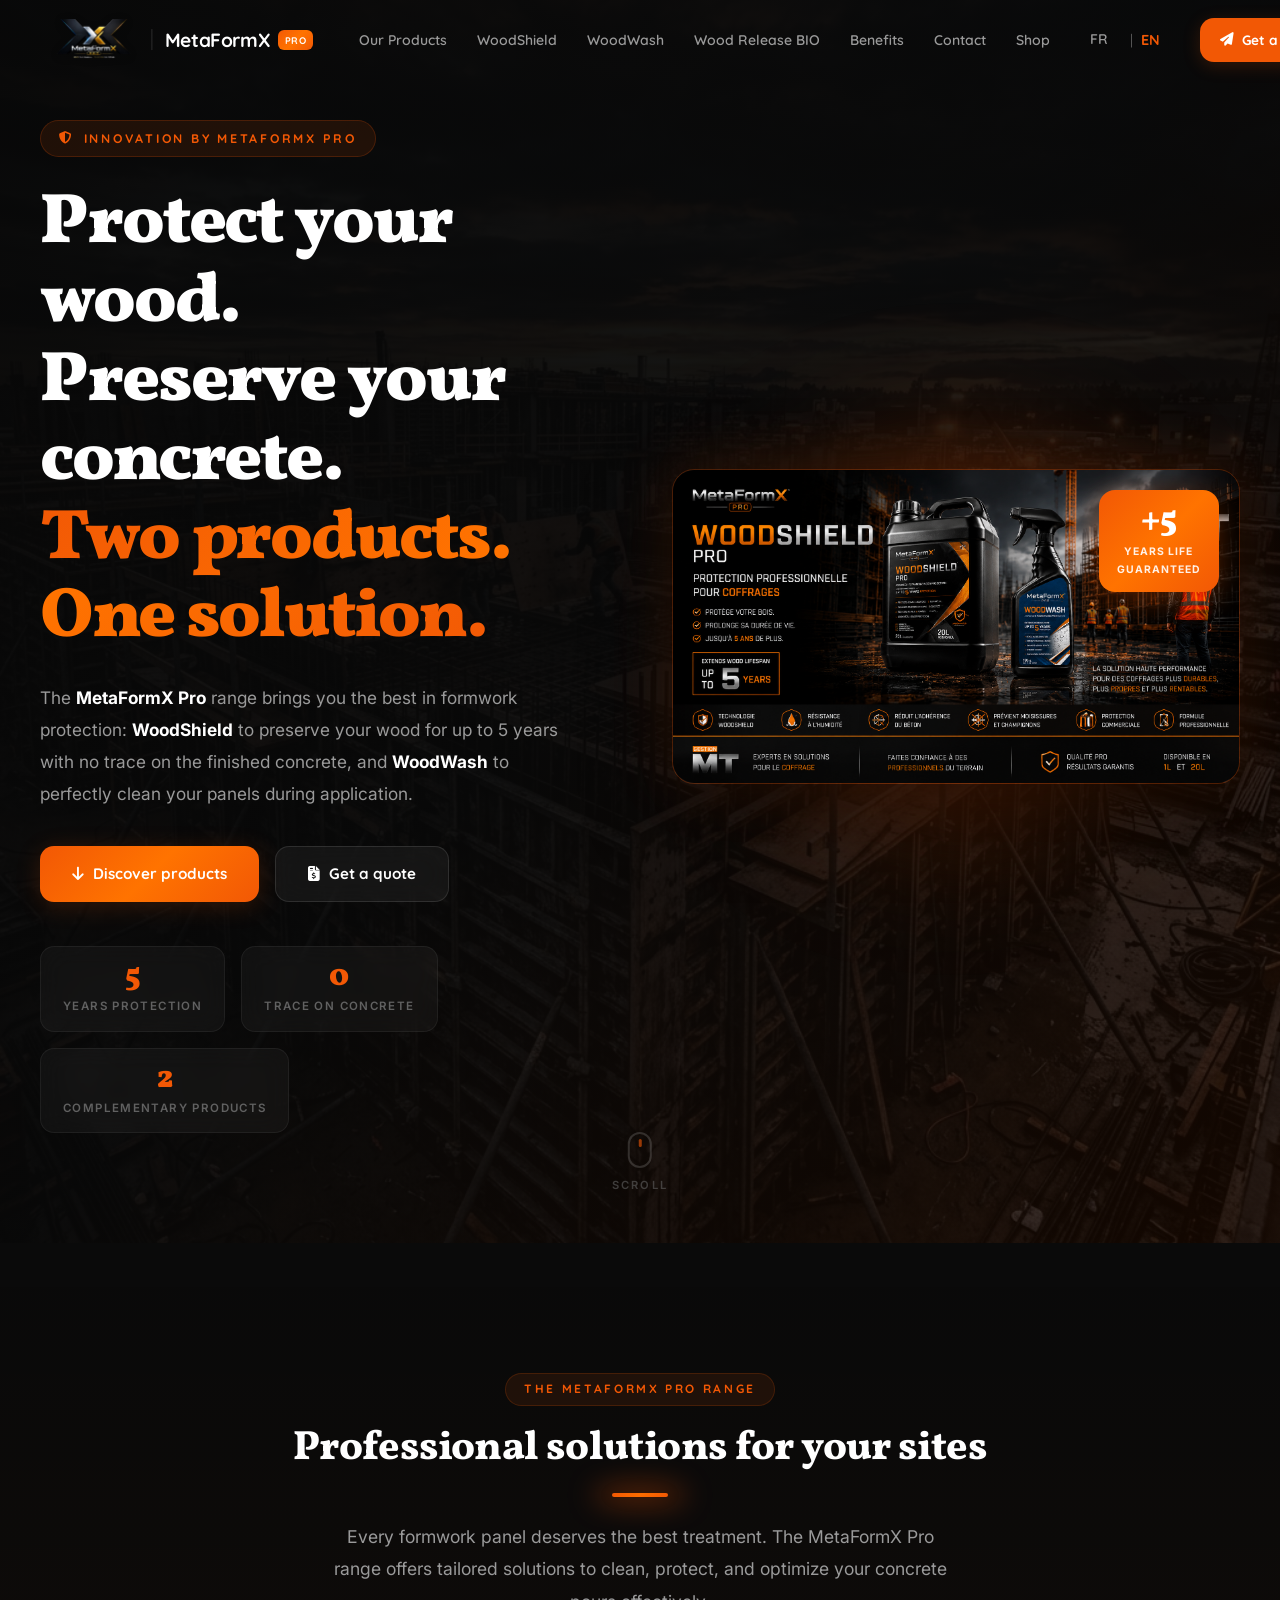
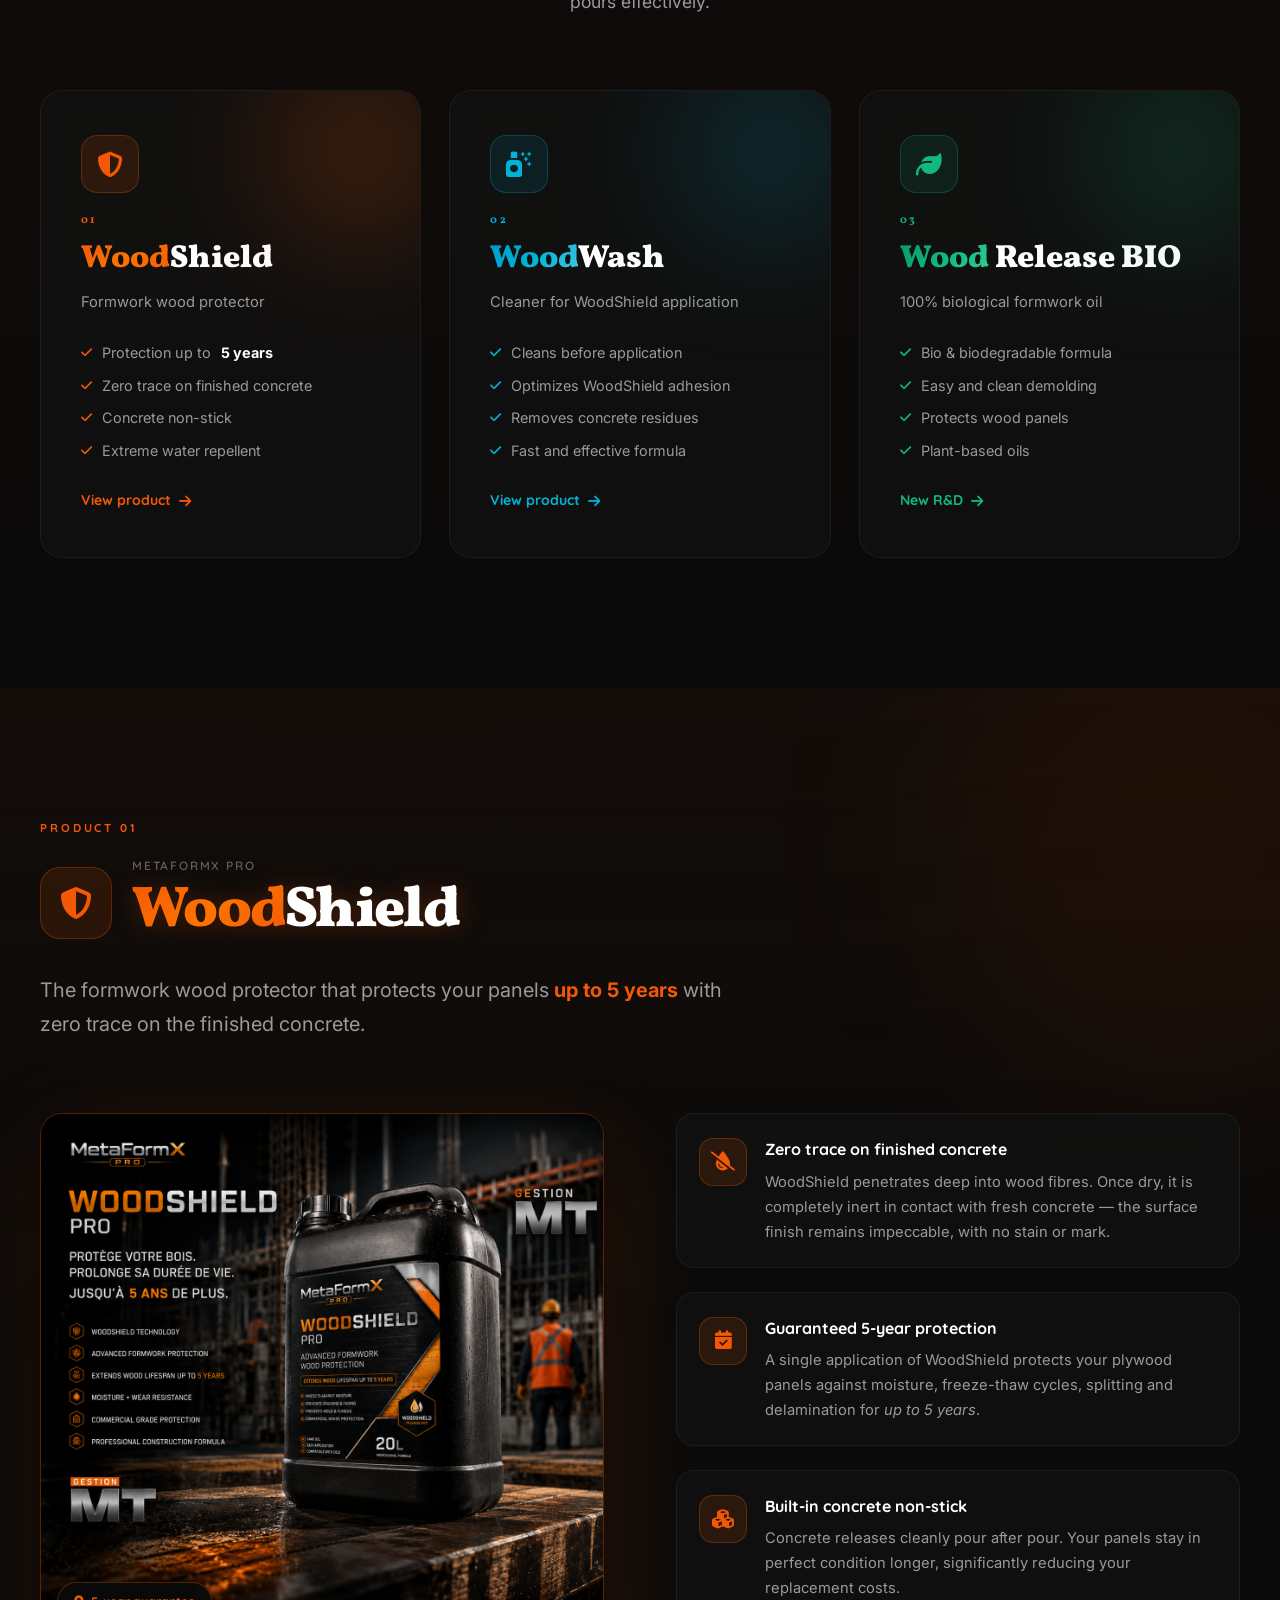
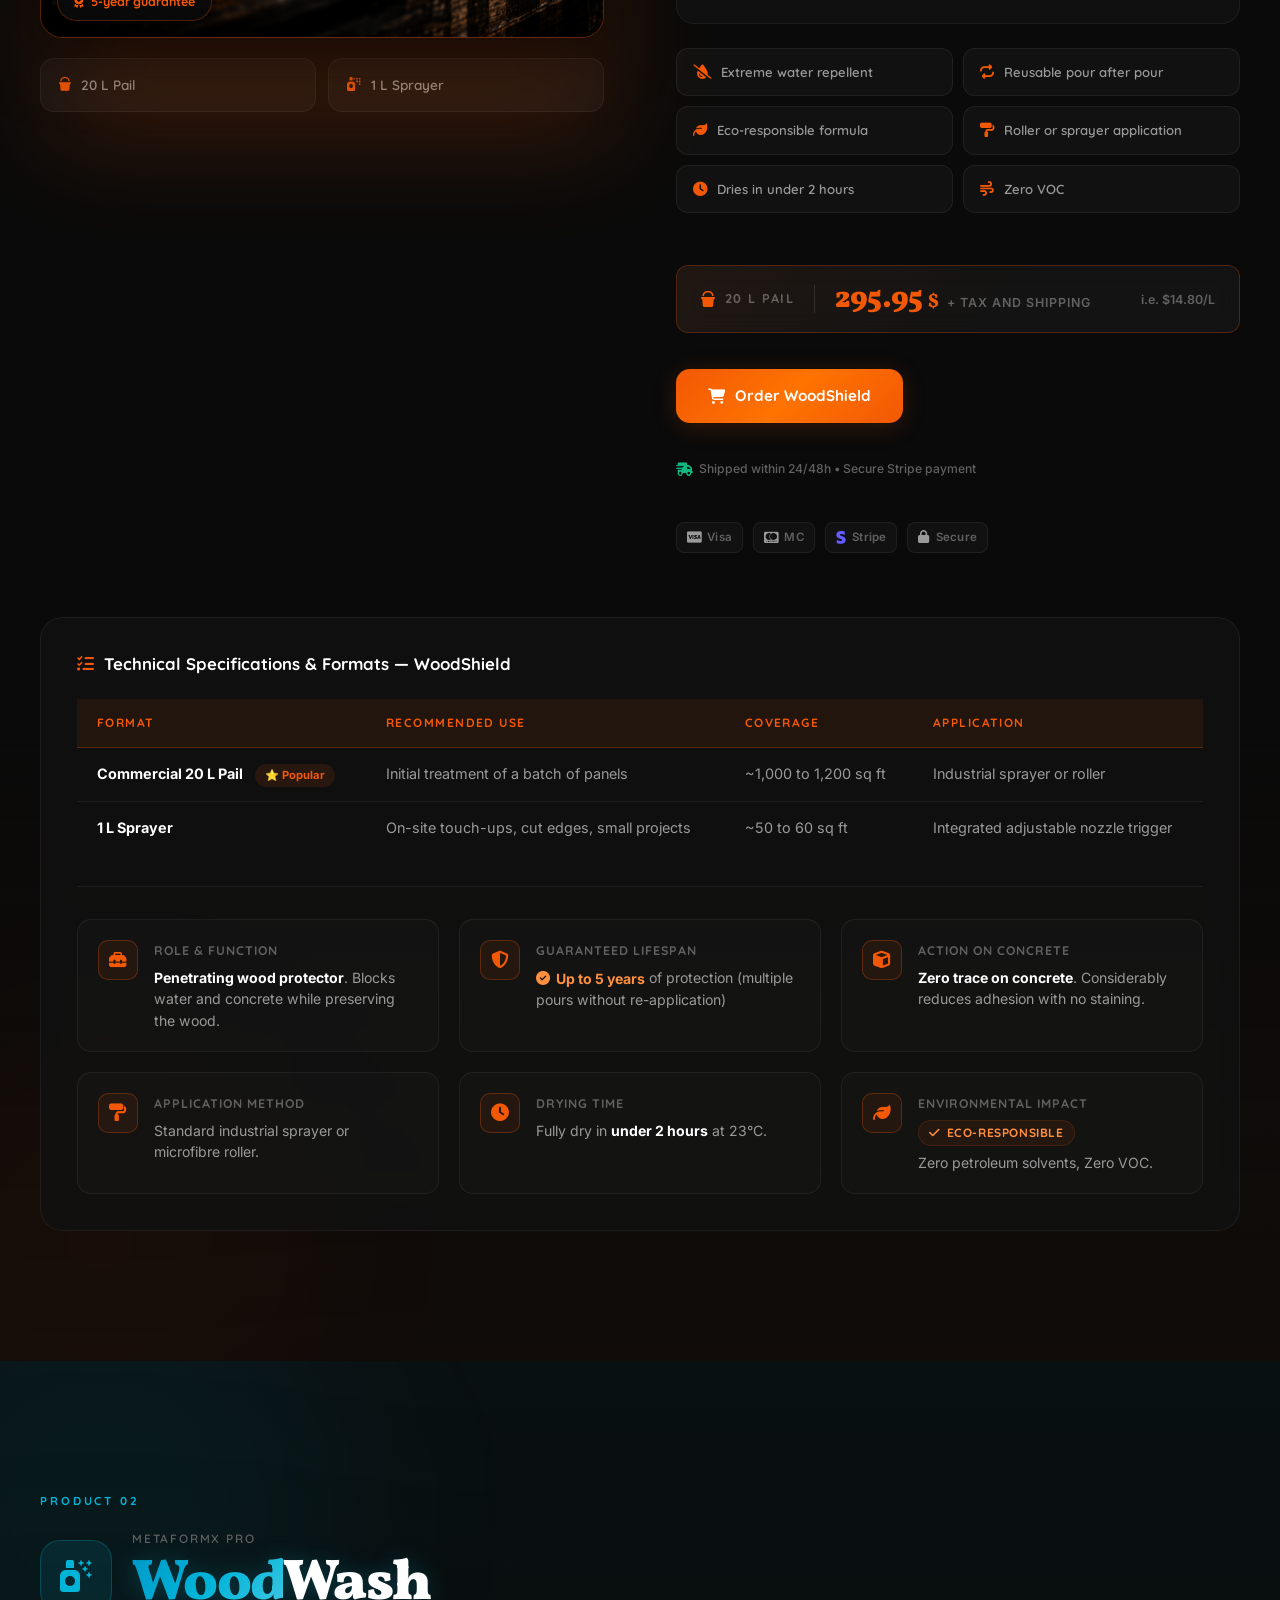
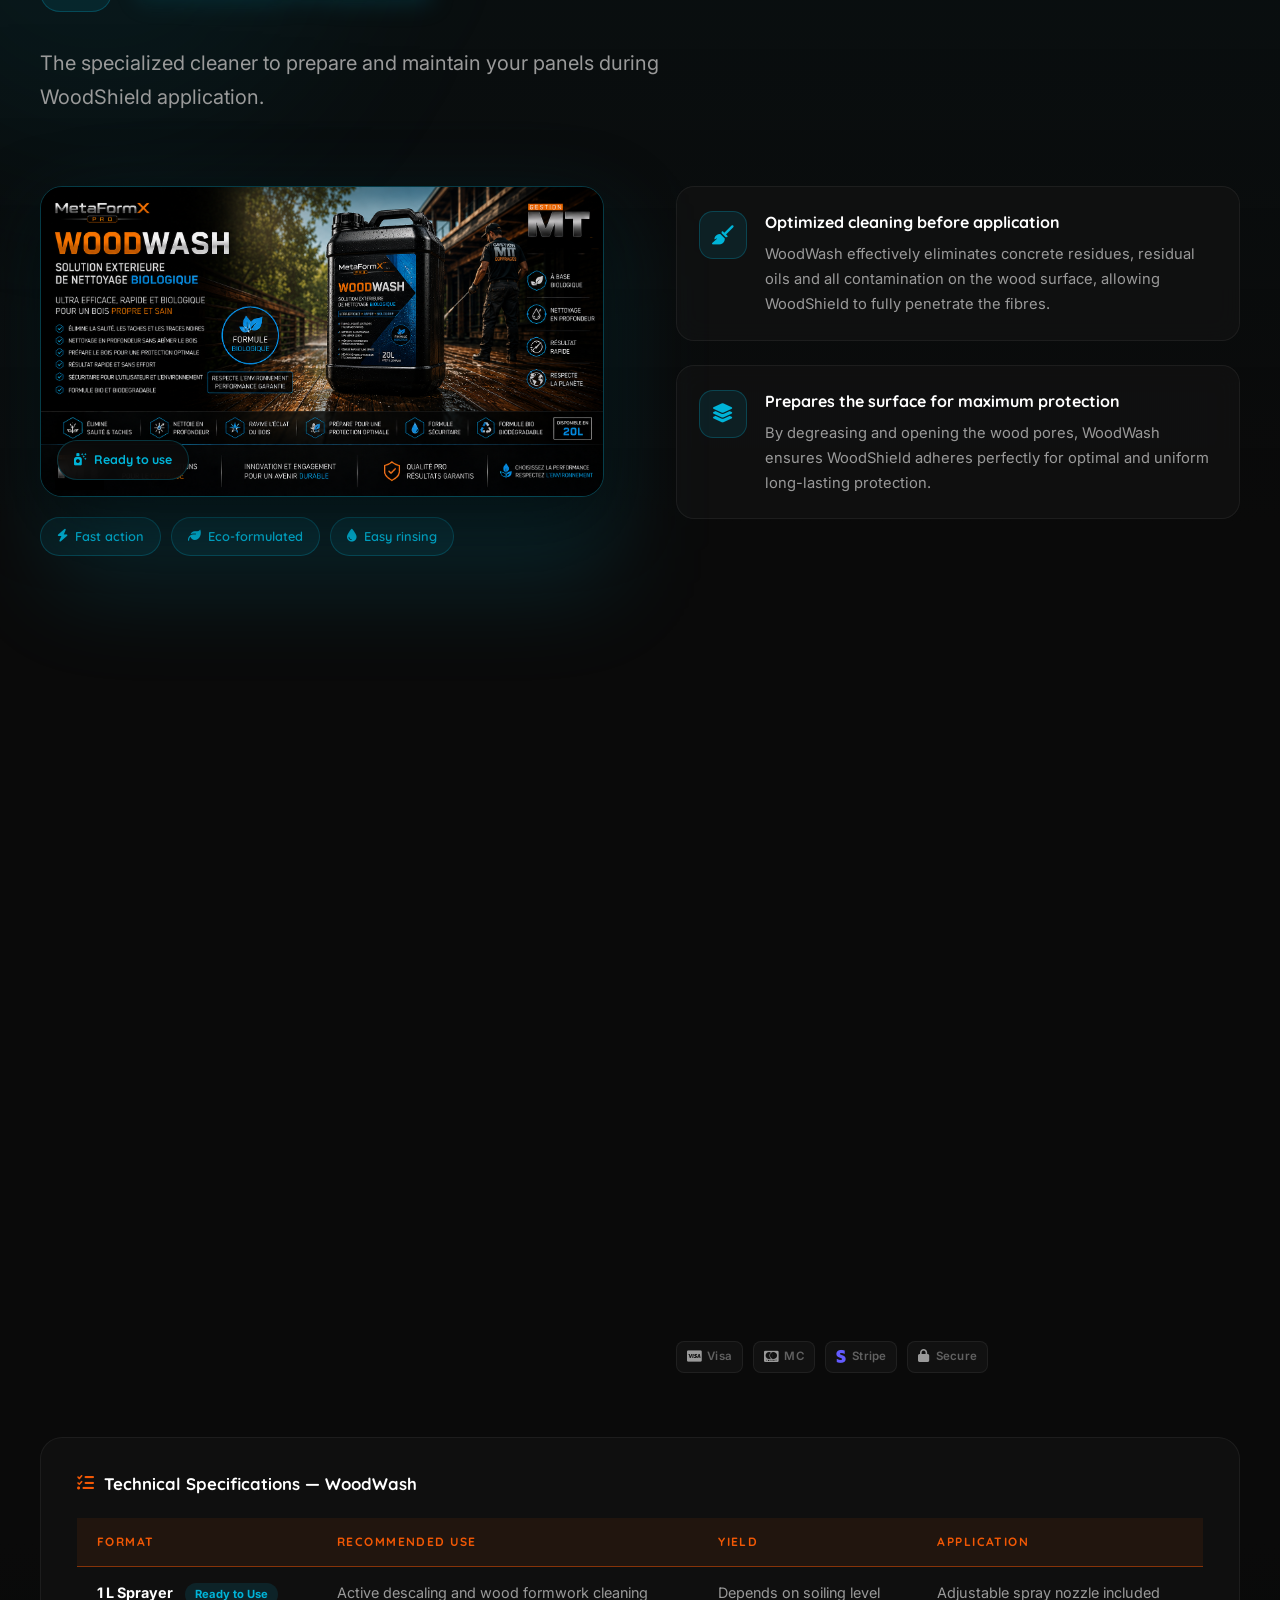
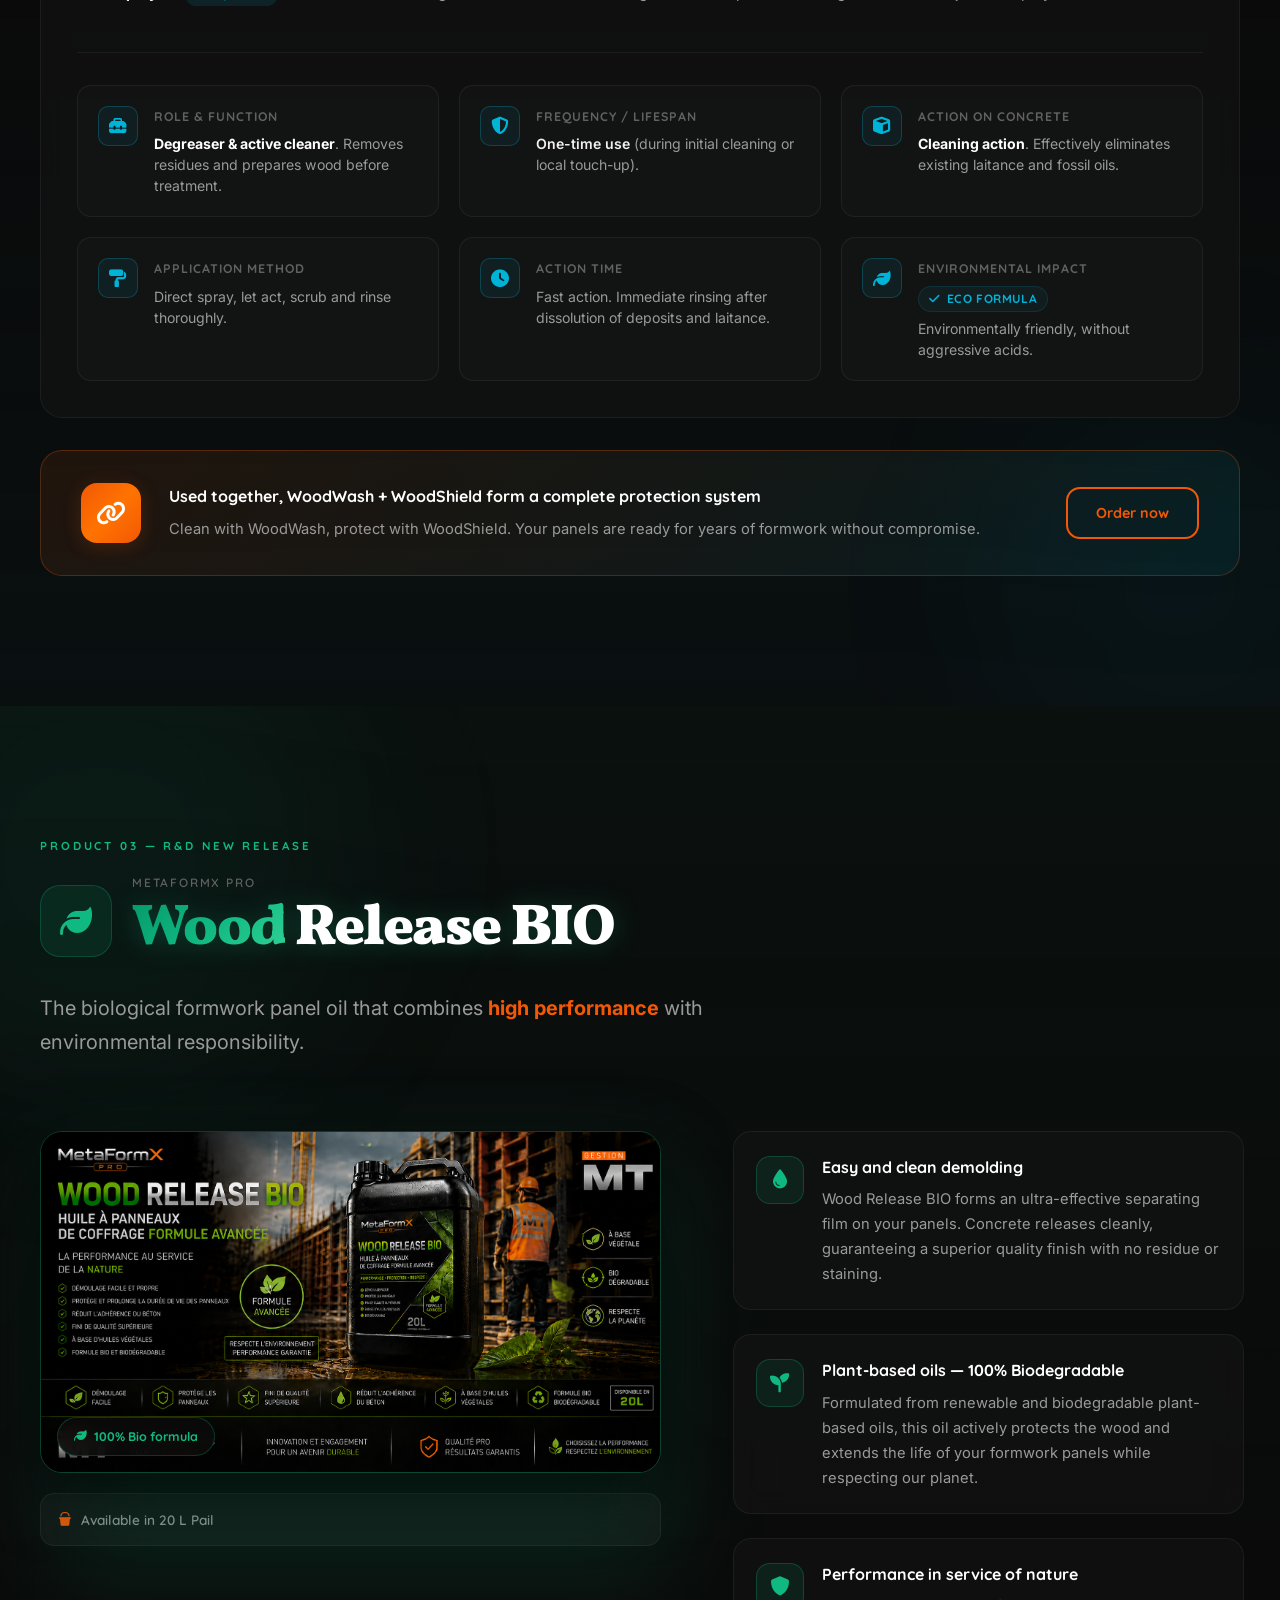
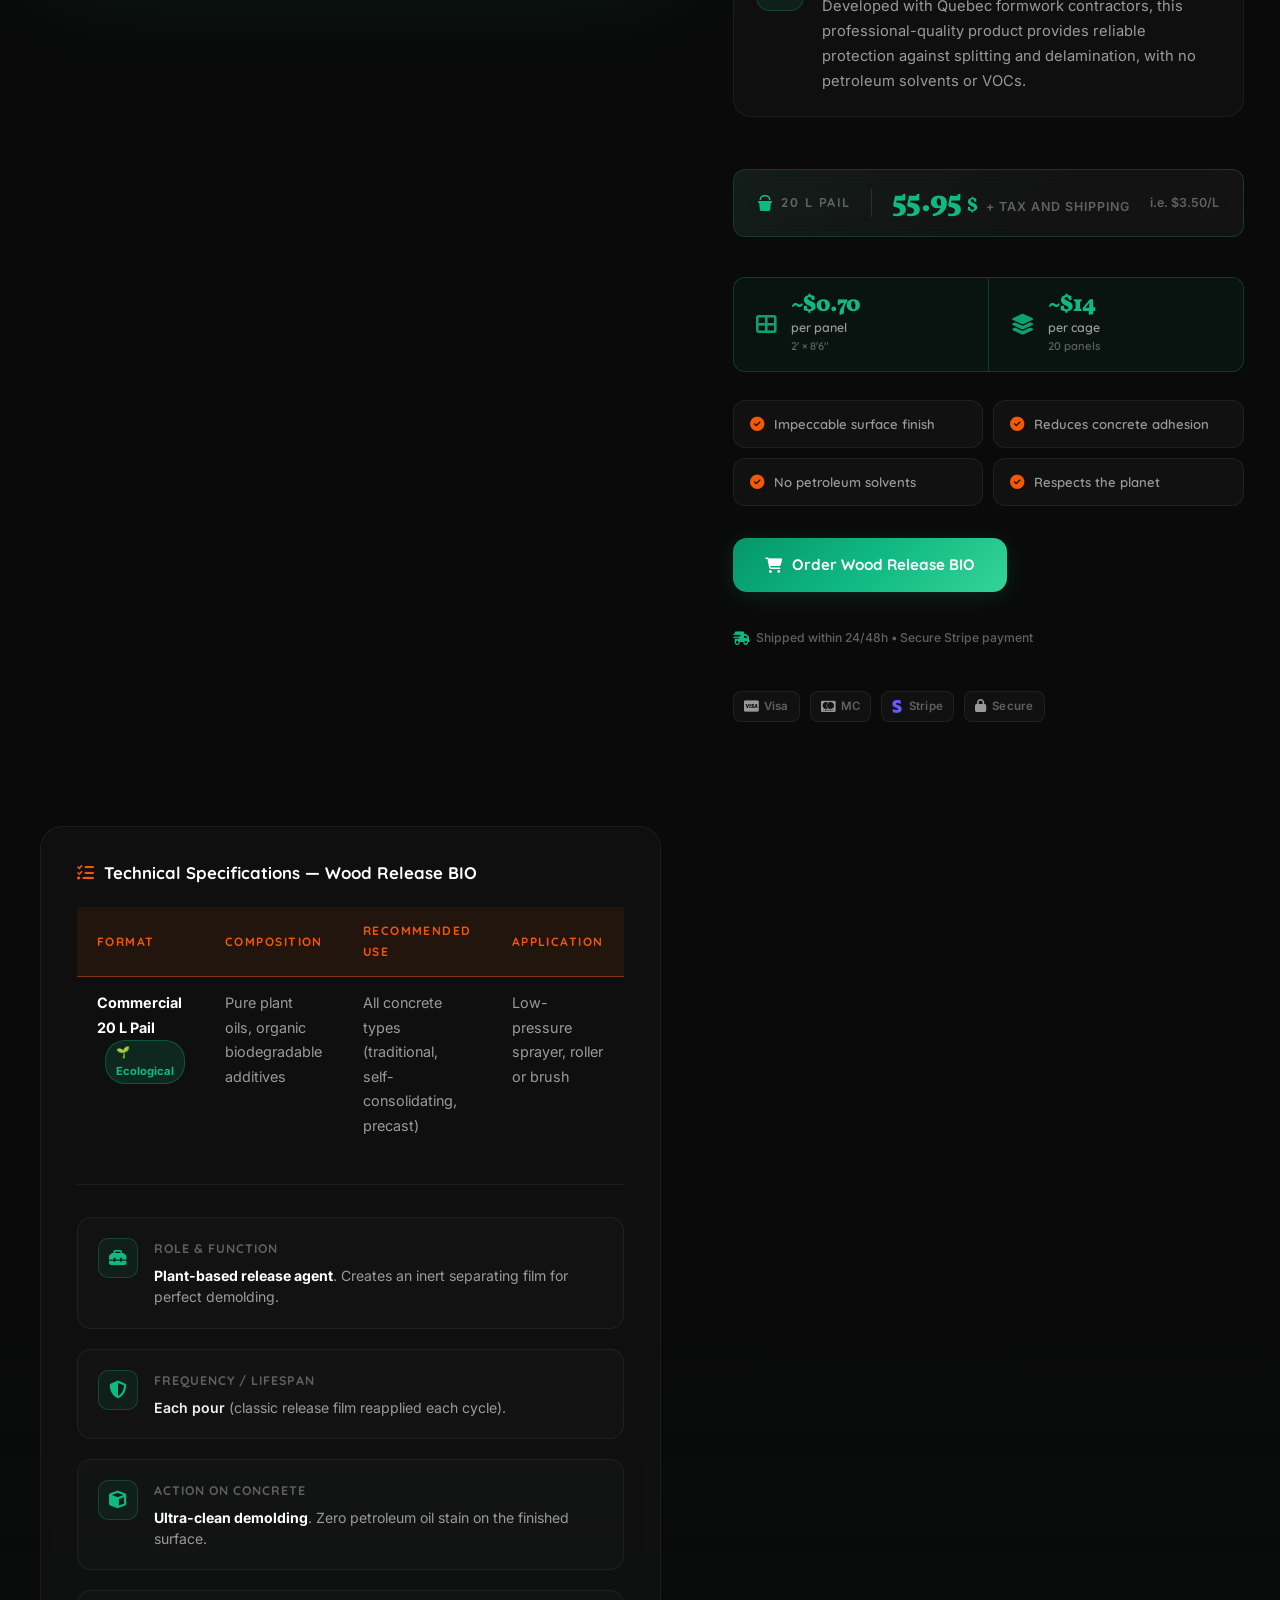
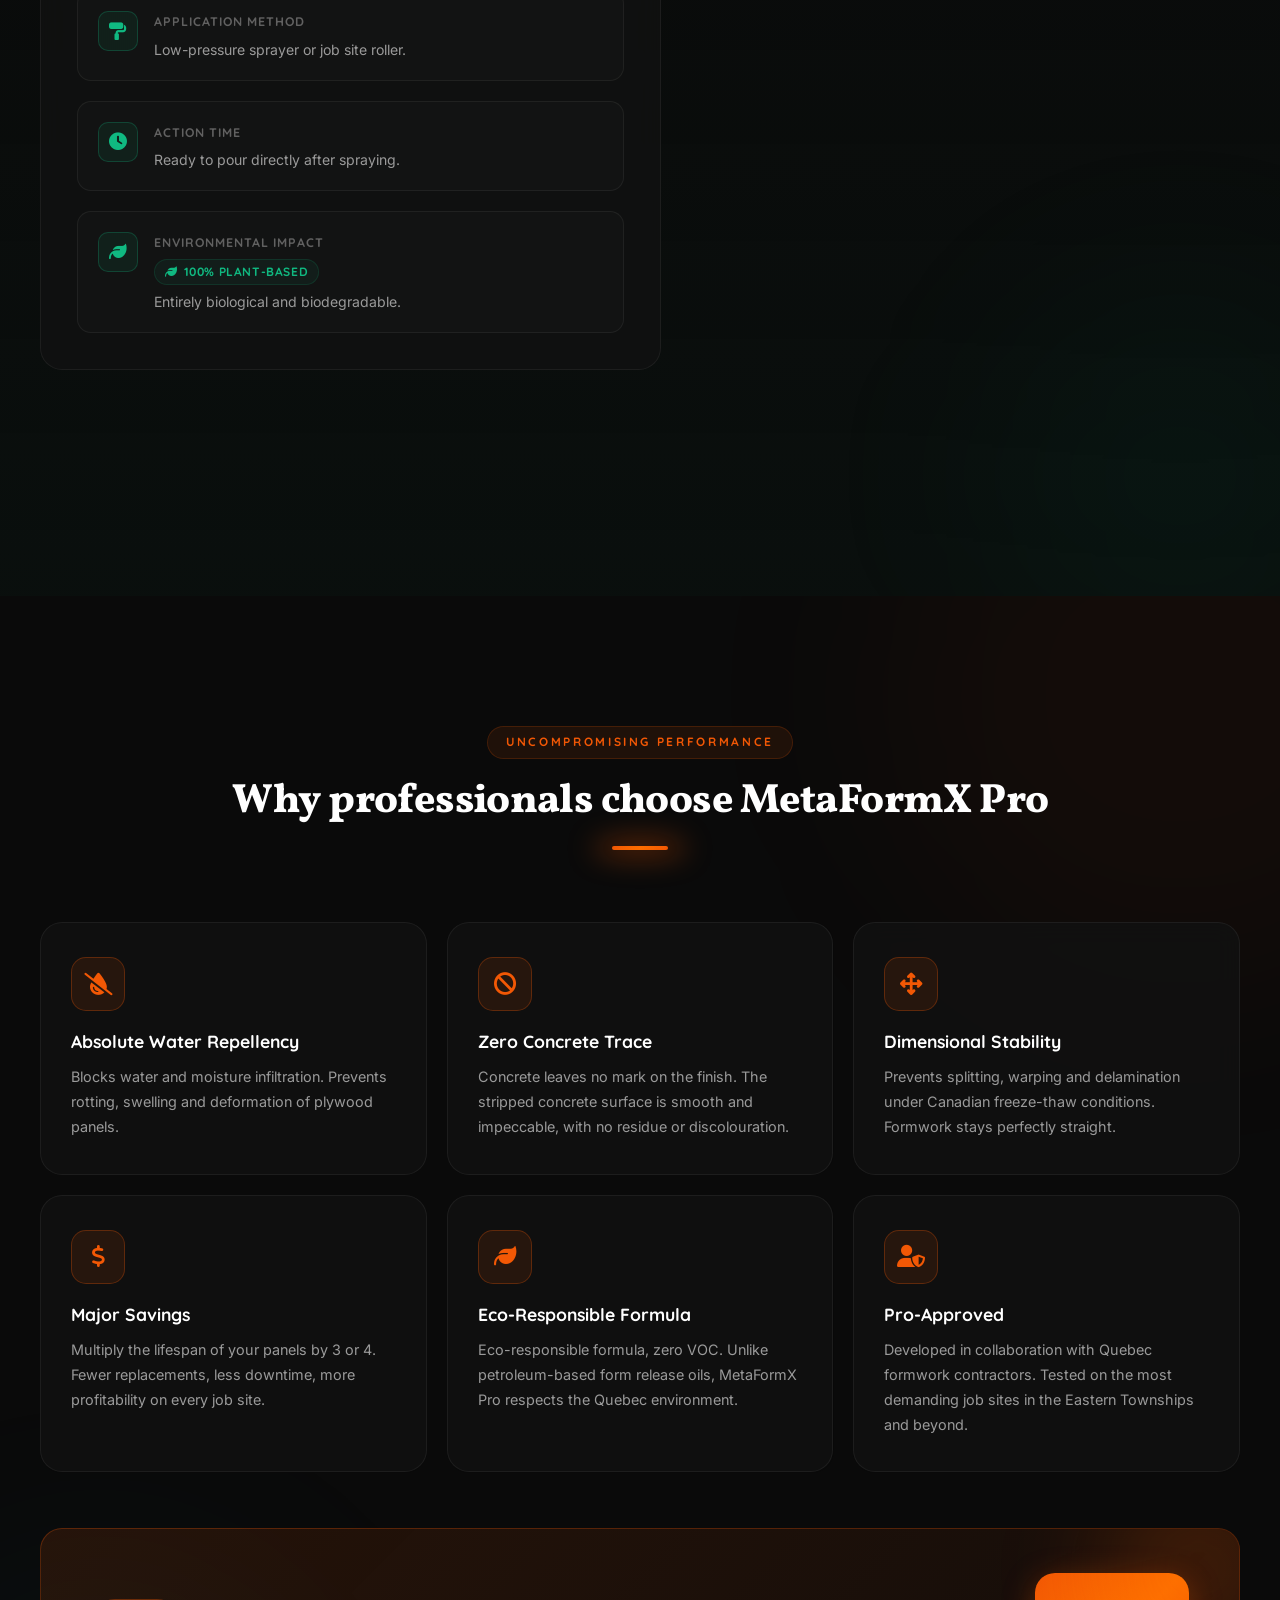
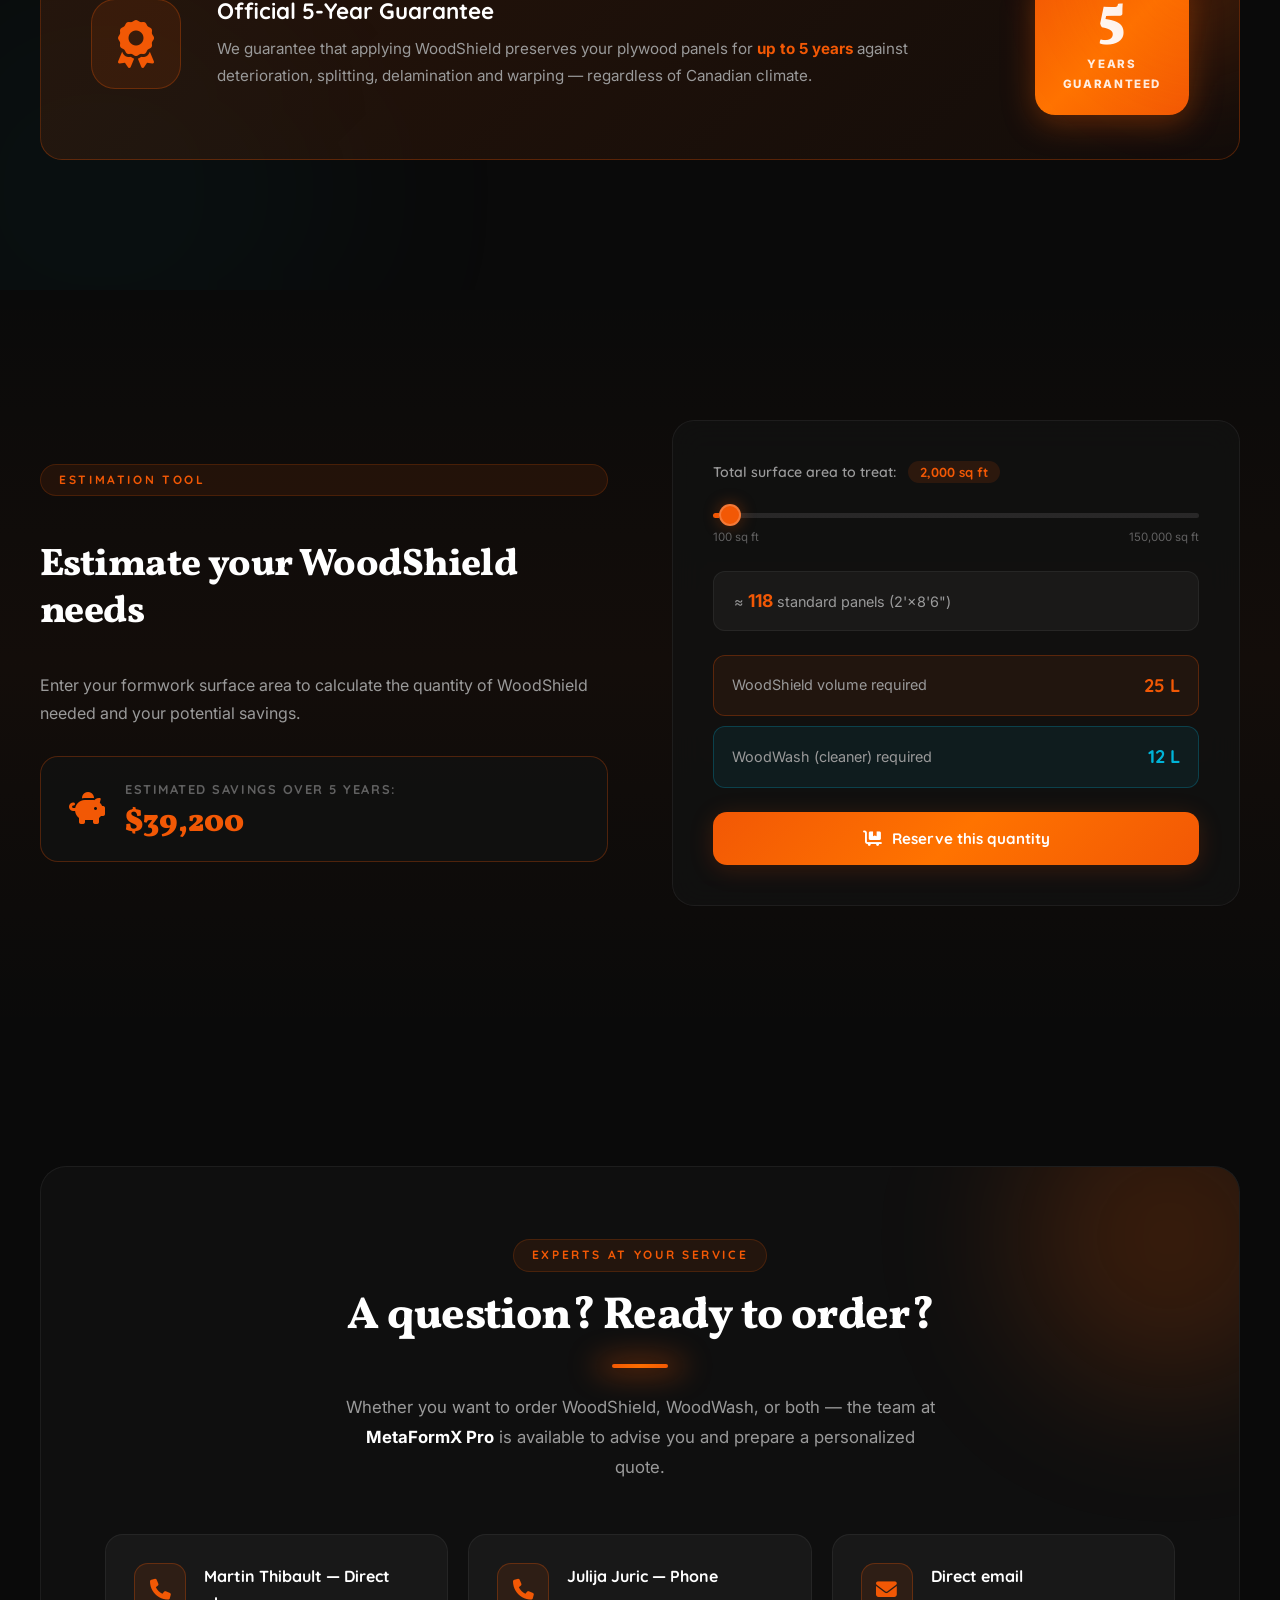
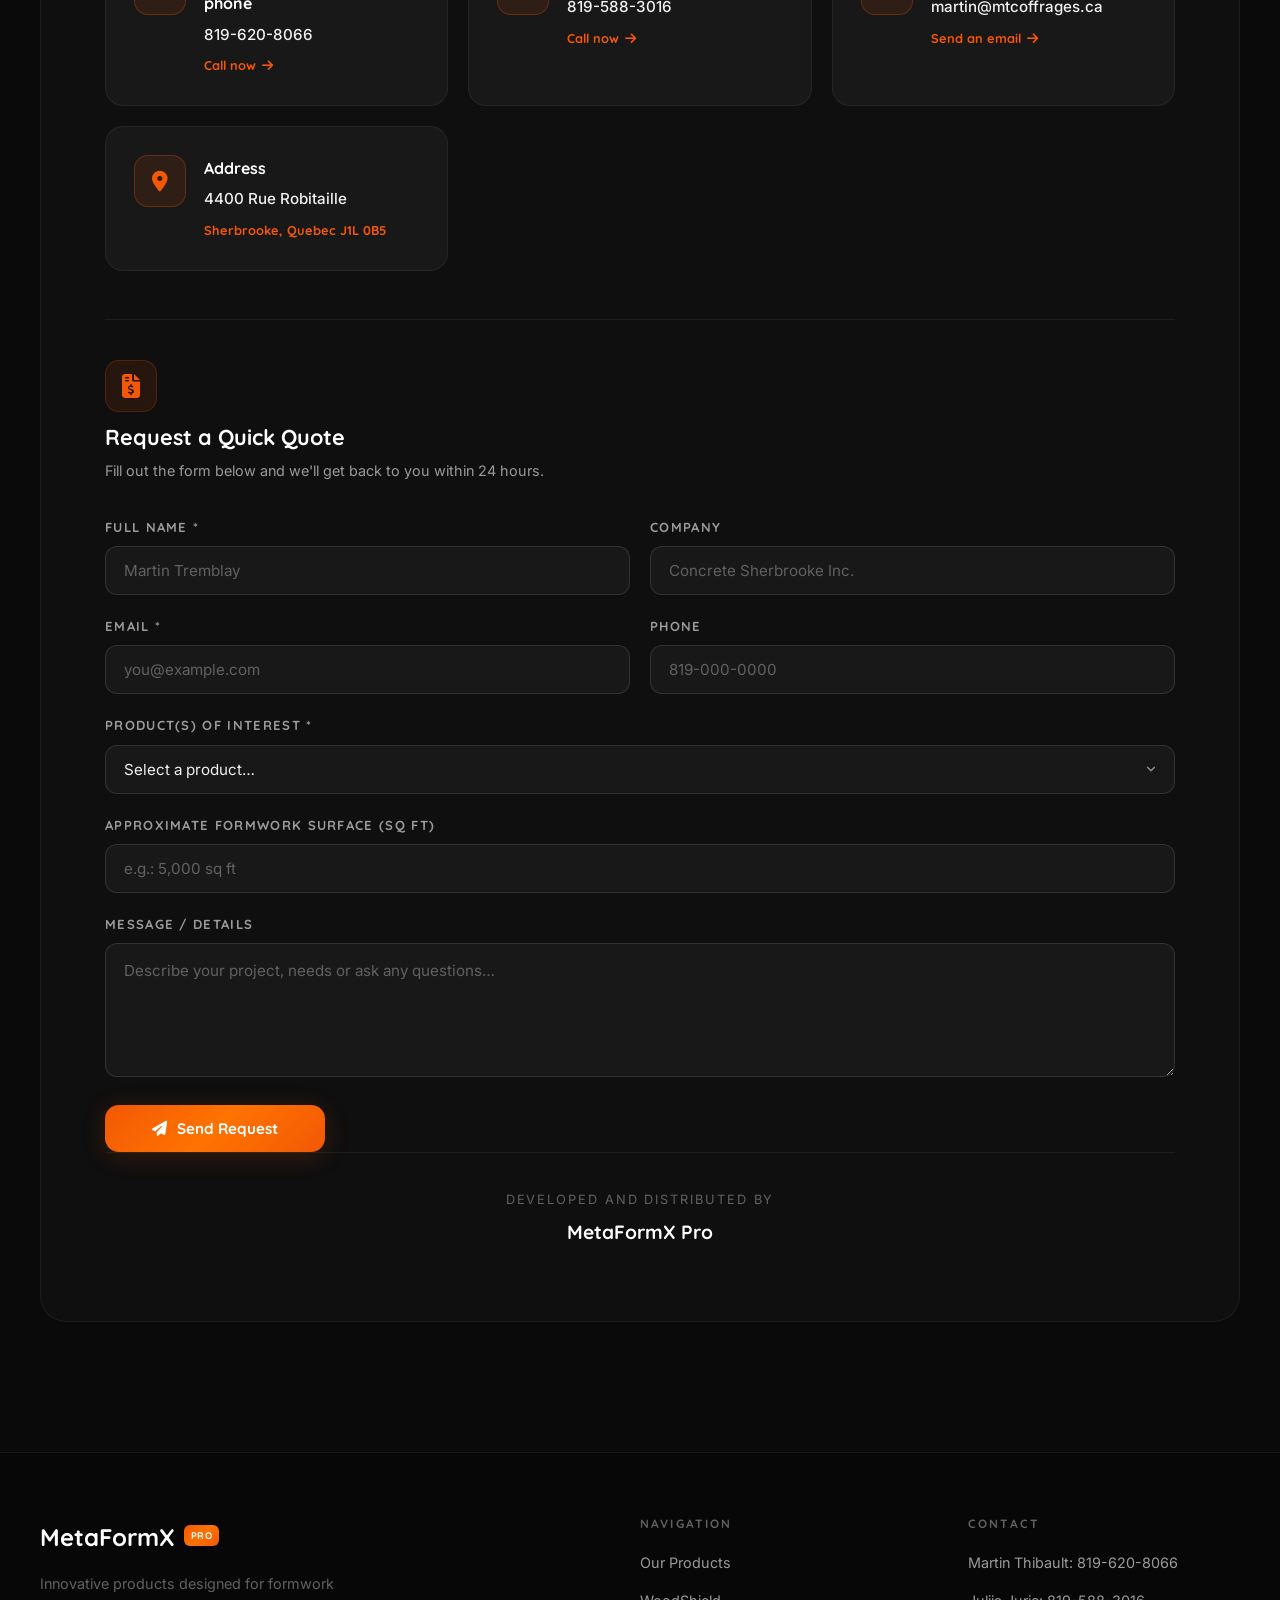
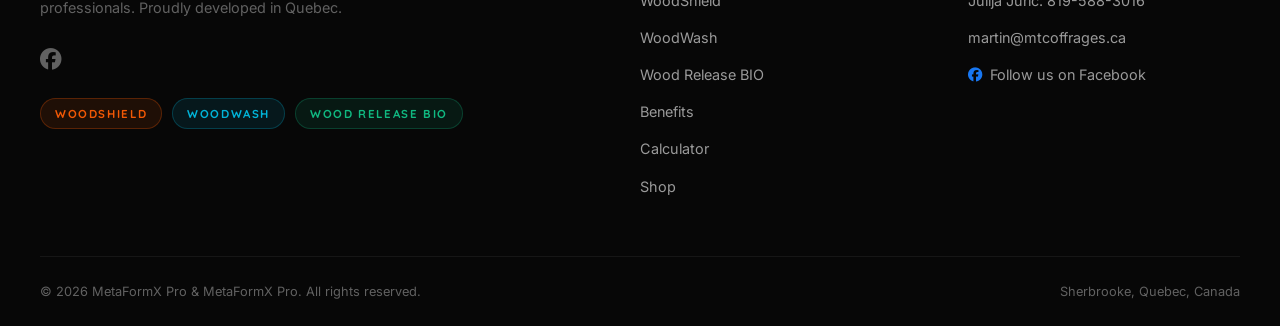
<file: index-en.html>
﻿<!DOCTYPE html>

<html lang="en-CA">

<head>

    <meta charset="UTF-8">

    <meta name="viewport" content="width=device-width, initial-scale=1.0">

    <title>MetaFormX Pro - The Professional Range of Formwork Panel Products</title>



    <!-- Favicons -->

    <link rel="icon" href="favicon.png" type="image/png" sizes="32x32">

    <link rel="apple-touch-icon" href="apple-touch-icon.png">



    <!-- SEO Meta Tags -->

    <meta name="description" content="MetaFormX Pro: the professional range of formwork panel products. WoodShield protects up to 5 years with no marks on concrete. WoodWash cleans effectively. Wood Release BIO, the 100% plant-based release agent.">

    <meta name="keywords" content="MetaFormX Pro, WoodShield, WoodWash, concrete formwork, formwork wood protector, formwork cleaner, concrete products, precast plant, precast concrete, concrete release agent, MetaFormX Pro, Sherbrooke">

    <meta name="author" content="MetaFormX Pro">

    <meta name="robots" content="index, follow, max-image-preview:large">

    <link rel="canonical" href="https://metaformxpro.ca/index-en.html">

    <link rel="alternate" hreflang="fr" href="https://metaformxpro.ca/">

    <link rel="alternate" hreflang="en" href="https://metaformxpro.ca/index-en.html">

    <link rel="alternate" hreflang="x-default" href="https://metaformxpro.ca/">



    <!-- Open Graph -->

    <meta property="og:type" content="website">

    <meta property="og:url" content="https://metaformxpro.ca/index-en.html">

    <meta property="og:title" content="MetaFormX Pro - The Professional Range of Formwork Panel Products">

    <meta property="og:description" content="MetaFormX Pro: the professional range of formwork panel products. WoodShield, WoodWash & Wood Release BIO.">

    <meta property="og:image" content="https://metaformxpro.ca/e7608868-1004-48f4-b20f-2f2b22e379a1.jpg">

    <meta property="og:site_name" content="MetaFormX Pro">

    <meta property="og:locale" content="en_CA">



    <!-- Twitter Cards -->

    <meta name="twitter:card" content="summary_large_image">

    <meta name="twitter:title" content="MetaFormX Pro - The Professional Range of Formwork Panel Products">

    <meta name="twitter:description" content="MetaFormX Pro: the professional range of formwork panel products. WoodShield, WoodWash & Wood Release BIO.">

    <meta name="twitter:image" content="https://metaformxpro.ca/e7608868-1004-48f4-b20f-2f2b22e379a1.jpg">



    <meta name="theme-color" content="#f25805">



    <!-- JSON-LD Structured Data -->

    <script type="application/ld+json">

    {

      "@context": "https://schema.org",

      "@graph": [

        {

          "@type": "Organization",

          "@id": "https://locationcoffrages.ca/#organization",

          "name": "MetaFormX Pro",

          "url": "https://locationcoffrages.ca",

          "address": {

            "@type": "PostalAddress",

            "addressLocality": "Sherbrooke",

            "addressRegion": "QC",

            "addressCountry": "CA"

          }

        },

        {

          "@type": "Product",

          "name": "WoodShield",

          "image": "https://metaformxpro.ca/wood%20shield%20presentation%20good.png",

          "description": "Revolutionary protector for wooden formwork panels. Up to 5 years of protection, leaves no trace on concrete.",

          "brand": {

            "@type": "Brand",

            "name": "MetaFormX Pro"

          },

          "offers": {

            "@type": "Offer",

            "price": "295.95",

            "priceCurrency": "CAD",

            "availability": "https://schema.org/InStock",

            "url": "https://metaformxpro.ca/index-en.html",

            "seller": {

              "@id": "https://locationcoffrages.ca/#organization"

            },

            "shippingDetails": {

              "@type": "OfferShippingDetails",

              "shippingRate": {

                "@type": "MonetaryAmount",

                "value": "0.00",

                "currency": "CAD"

              },

              "shippingDestination": {

                "@type": "DefinedRegion",

                "addressCountry": "CA"

              },

              "deliveryTime": {

                "@type": "ShippingDeliveryTime",

                "handlingTime": {

                  "@type": "QuantitativeValue",

                  "minValue": 0,

                  "maxValue": 1,

                  "unitCode": "DAY"

                },

                "transitTime": {

                  "@type": "QuantitativeValue",

                  "minValue": 1,

                  "maxValue": 3,

                  "unitCode": "DAY"

                }

              }

            },

            "hasMerchantReturnPolicy": {

              "@type": "MerchantReturnPolicy",

              "applicableCountry": "CA",

              "returnPolicyCategory": "https://schema.org/MerchantReturnFiniteReturnPeriod",

              "merchantReturnDays": 30,

              "returnMethod": "https://schema.org/ReturnByMail",

              "returnFees": "https://schema.org/FreeReturn"

            }

          }

        },

        {

          "@type": "Product",

          "name": "WoodWash",

          "image": "https://metaformxpro.ca/WoodWash%20descriptif%20Good.png",

          "description": "Effortless cleaner that breaks down embedded concrete on formwork.",

          "brand": {

            "@type": "Brand",

            "name": "MetaFormX Pro"

          },

          "offers": {

            "@type": "Offer",

            "price": "195.00",

            "priceCurrency": "CAD",

            "availability": "https://schema.org/InStock",

            "url": "https://metaformxpro.ca/index-en.html",

            "seller": {

              "@id": "https://locationcoffrages.ca/#organization"

            },

            "shippingDetails": {

              "@type": "OfferShippingDetails",

              "shippingRate": {

                "@type": "MonetaryAmount",

                "value": "0.00",

                "currency": "CAD"

              },

              "shippingDestination": {

                "@type": "DefinedRegion",

                "addressCountry": "CA"

              },

              "deliveryTime": {

                "@type": "ShippingDeliveryTime",

                "handlingTime": {

                  "@type": "QuantitativeValue",

                  "minValue": 0,

                  "maxValue": 1,

                  "unitCode": "DAY"

                },

                "transitTime": {

                  "@type": "QuantitativeValue",

                  "minValue": 1,

                  "maxValue": 3,

                  "unitCode": "DAY"

                }

              }

            },

            "hasMerchantReturnPolicy": {

              "@type": "MerchantReturnPolicy",

              "applicableCountry": "CA",

              "returnPolicyCategory": "https://schema.org/MerchantReturnFiniteReturnPeriod",

              "merchantReturnDays": 30,

              "returnMethod": "https://schema.org/ReturnByMail",

              "returnFees": "https://schema.org/FreeReturn"

            }

          }

        },

        {

          "@type": "Product",

          "name": "Wood Release BIO",

          "image": "https://metaformxpro.ca/Wood%20release%20bio%20good.png",

          "description": "100% plant-based and biodegradable form release agent.",

          "brand": {

            "@type": "Brand",

            "name": "MetaFormX Pro"

          },

          "offers": {

            "@type": "Offer",

            "price": "55.95",

            "priceCurrency": "CAD",

            "availability": "https://schema.org/InStock",

            "url": "https://metaformxpro.ca/index-en.html",

            "seller": {

              "@id": "https://locationcoffrages.ca/#organization"

            },

            "shippingDetails": {

              "@type": "OfferShippingDetails",

              "shippingRate": {

                "@type": "MonetaryAmount",

                "value": "0.00",

                "currency": "CAD"

              },

              "shippingDestination": {

                "@type": "DefinedRegion",

                "addressCountry": "CA"

              },

              "deliveryTime": {

                "@type": "ShippingDeliveryTime",

                "handlingTime": {

                  "@type": "QuantitativeValue",

                  "minValue": 0,

                  "maxValue": 1,

                  "unitCode": "DAY"

                },

                "transitTime": {

                  "@type": "QuantitativeValue",

                  "minValue": 1,

                  "maxValue": 3,

                  "unitCode": "DAY"

                }

              }

            },

            "hasMerchantReturnPolicy": {

              "@type": "MerchantReturnPolicy",

              "applicableCountry": "CA",

              "returnPolicyCategory": "https://schema.org/MerchantReturnFiniteReturnPeriod",

              "merchantReturnDays": 30,

              "returnMethod": "https://schema.org/ReturnByMail",

              "returnFees": "https://schema.org/FreeReturn"

            }

          }

        }

      ]

    }

    </script>



    <!-- Fonts -->

    <link rel="preconnect" href="https://fonts.googleapis.com">

    <link rel="preconnect" href="https://fonts.gstatic.com" crossorigin>

    <link href="https://fonts.googleapis.com/css2?family=Inter:wght@300;400;500;600;700&family=Quicksand:wght@400;500;600;700&family=Vollkorn:ital,wght@0,400;0,700;0,900;1,400&display=swap" rel="stylesheet">



    <!-- FontAwesome -->

    <link rel="stylesheet" href="https://cdnjs.cloudflare.com/ajax/libs/font-awesome/6.4.0/css/all.min.css">



    <!-- Stylesheet -->

    <link rel="stylesheet" href="style.css">

</head>

<body>



    <!-- ═══════════════════════════════════════════

         HEADER / NAVIGATION

    ═══════════════════════════════════════════ -->

    <header class="site-header" id="site-header">

        <div class="header-inner">

            <a href="#hero" class="logo" id="logo-link">

                <img src="logo_no_bg-removebg-preview.png" alt="Location de Coffrages" class="logo-img-company">

                <span class="logo-sep">|</span>

                <span class="logo-brand">MetaFormX <span class="pro-badge">PRO</span></span>

            </a>



            <nav class="main-nav" id="main-nav" aria-label="Main Navigation">

                <ul>

                    <li><a href="#produits" id="nav-produits">Our Products</a></li>

                    <li><a href="#woodshield" id="nav-woodshield">WoodShield</a></li>

                    <li><a href="#woodwash" id="nav-woodwash">WoodWash</a></li>

                    <li><a href="#biopaneloil" id="nav-biopaneloil">Wood Release BIO</a></li>

                    <li><a href="#avantages" id="nav-avantages">Benefits</a></li>

                    <li><a href="#contact" id="nav-contact">Contact</a></li>

                    <li><a href="boutique-en.html" id="nav-boutique">Shop</a></li>

                    <li class="lang-switcher">

                        <a href="index.html" class="lang-link" aria-label="Passer en Français">FR</a>

                        <span class="lang-sep">|</span>

                        <span class="lang-current">EN</span>

                    </li>

                </ul>

            </nav>



            <a href="#contact" class="nav-cta-btn" id="header-cta">

                <i class="fa-solid fa-paper-plane"></i> Get a quote

            </a>



            <button class="hamburger" id="hamburger" aria-label="Open menu" aria-expanded="false">

                <span></span><span></span><span></span>

            </button>

        </div>

    </header>



    <!-- Mobile drawer -->

    <div class="mobile-drawer" id="mobile-drawer">

        <ul>

            <li><a href="#produits" class="mob-link">Our Products</a></li>

            <li><a href="#woodshield" class="mob-link">WoodShield</a></li>

            <li><a href="#woodwash" class="mob-link">WoodWash</a></li>

            <li><a href="#biopaneloil" class="mob-link">Wood Release BIO</a></li>

            <li><a href="#avantages" class="mob-link">Benefits</a></li>

            <li><a href="#contact" class="mob-link">Contact</a></li>

            <li><a href="boutique-en.html" class="mob-link">Shop</a></li>

            <li><a href="#contact" class="mob-link mob-cta">Get a quote</a></li>

            <li class="mob-lang-switcher-row">

                <a href="index.html" class="mob-lang-link">FR</a>

                <span class="mob-lang-sep">|</span>

                <span class="mob-lang-current">EN</span>

            </li>

        </ul>

    </div>

    <div class="drawer-overlay" id="drawer-overlay"></div>



    <main>



        <!-- ═══════════════════════════════════════════

             HERO SECTION

        ═══════════════════════════════════════════ -->

        <section class="hero" id="hero">

            <div class="hero-bg">

                <img src="hero-bg.png" alt="" class="hero-bg-img" aria-hidden="true" fetchpriority="high">

                <div class="hero-bg-overlay"></div>

            </div>



            <div class="hero-content container">

                <div class="hero-text aos-fade-up">

                    <div class="hero-eyebrow">

                        <i class="fa-solid fa-shield-halved"></i>

                        Innovation by MetaFormX Pro

                    </div>

                    <h1 id="main-title">

                        Protect your wood.<br>

                        Preserve your concrete.<br>

                        <span class="hero-highlight">Two products. One solution.</span>

                    </h1>

                    <p class="hero-subtitle" id="hero-desc">

                        The <strong>MetaFormX Pro</strong> range brings you the best in formwork protection: 

                        <strong>WoodShield</strong> to preserve your wood for up to 5 years with no trace on the finished concrete, 

                        and <strong>WoodWash</strong> to perfectly clean your panels during application.

                    </p>

                    <div class="hero-actions">

                        <a href="#produits" class="btn btn-primary" id="hero-btn-discover">

                            <i class="fa-solid fa-arrow-down"></i> Discover products

                        </a>

                        <a href="#contact" class="btn btn-ghost" id="hero-btn-quote">

                            <i class="fa-solid fa-file-invoice-dollar"></i> Get a quote

                        </a>

                    </div>

                    <div class="hero-stats">

                        <div class="stat-pill" id="stat-1">

                            <span class="stat-num">5</span>

                            <span class="stat-lbl">years protection</span>

                        </div>

                        <div class="stat-pill" id="stat-2">

                            <span class="stat-num">0</span>

                            <span class="stat-lbl">trace on concrete</span>

                        </div>

                        <div class="stat-pill" id="stat-3">

                            <span class="stat-num">2</span>

                            <span class="stat-lbl">complementary products</span>

                        </div>

                    </div>

                </div>



                <div class="hero-visual aos-fade-right">

                    <div class="hero-img-glow"></div>

                    <div class="hero-product-card" id="hero-product-card">

                        <img src="pub all product good.png" loading="lazy" 

                             alt="MetaFormX Pro WoodShield 20L and WoodWash 1L on site" 

                             class="hero-product-img" id="hero-img">

                        <div class="hero-guarantee-badge" id="hero-badge">

                            <span class="badge-num">+5</span>

                            <span class="badge-txt">Years life<br>guaranteed</span>

                        </div>

                    </div>

                </div>

            </div>



            <div class="scroll-cue" id="scroll-cue">

                <span class="mouse-wrap"><span class="mouse-wheel"></span></span>

                <span>Scroll</span>

            </div>

        </section>



        <!-- ═══════════════════════════════════════════

             PRODUCT OVERVIEW — TWO PRODUCTS INTRO

        ═══════════════════════════════════════════ -->

        <section class="products-intro" id="produits">

            <div class="container">

                <div class="section-header aos-fade-up">

                    <span class="section-tag">The MetaFormX Pro Range</span>

                    <h2 class="section-title" id="products-title">Professional solutions for your sites</h2>

                    <div class="title-rule"></div>

                    <p class="section-desc">

                        Every formwork panel deserves the best treatment. The MetaFormX Pro range offers tailored solutions to clean, protect, and optimize your concrete pours effectively.

                    </p>

                </div>



                <div class="product-duo-grid">

                    <!-- WoodShield Card -->

                    <a href="#woodshield" class="duo-card duo-shield aos-fade-up" id="duo-woodshield">

                        <div class="duo-card-glow"></div>

                        <div class="duo-icon-wrap">

                            <i class="fa-solid fa-shield-halved"></i>

                        </div>

                        <div class="duo-num">01</div>

                        <h3 class="duo-name"><span class="prod-primary-part">Wood</span><span class="prod-secondary-part">Shield</span></h3>

                        <p class="duo-tagline">Formwork wood protector</p>

                        <ul class="duo-points">

                            <li><i class="fa-solid fa-check"></i> Protection up to <strong>5 years</strong></li>

                            <li><i class="fa-solid fa-check"></i> Zero trace on finished concrete</li>

                            <li><i class="fa-solid fa-check"></i> Concrete non-stick</li>

                            <li><i class="fa-solid fa-check"></i> Extreme water repellent</li>

                        </ul>

                        <span class="duo-cta">View product <i class="fa-solid fa-arrow-right"></i></span>

                    </a>



                    <!-- WoodWash Card -->

                    <a href="#woodwash" class="duo-card duo-wash aos-fade-up delay-2" id="duo-woodwash">

                        <div class="duo-card-glow wash-glow"></div>

                        <div class="duo-icon-wrap wash-icon">

                            <i class="fa-solid fa-spray-can-sparkles"></i>

                        </div>

                        <div class="duo-num wash-num">02</div>

                        <h3 class="duo-name"><span class="prod-primary-part">Wood</span><span class="prod-secondary-part">Wash</span></h3>

                        <p class="duo-tagline">Cleaner for WoodShield application</p>

                        <ul class="duo-points">

                            <li><i class="fa-solid fa-check"></i> Cleans before application</li>

                            <li><i class="fa-solid fa-check"></i> Optimizes WoodShield adhesion</li>

                            <li><i class="fa-solid fa-check"></i> Removes concrete residues</li>

                            <li><i class="fa-solid fa-check"></i> Fast and effective formula</li>

                        </ul>

                        <span class="duo-cta">View product <i class="fa-solid fa-arrow-right"></i></span>

                    </a>



                    <!-- Wood Release BIO Card -->

                    <a href="#biopaneloil" class="duo-card duo-bio aos-fade-up delay-3" id="duo-biopaneloil">

                        <div class="duo-card-glow bio-glow"></div>

                        <div class="duo-icon-wrap bio-icon">

                            <i class="fa-solid fa-leaf"></i>

                        </div>

                        <div class="duo-num bio-num">03</div>

                        <h3 class="duo-name"><span class="prod-primary-part">Wood</span> <span class="prod-secondary-part">Release</span> <span class="prod-tertiary-part">BIO</span></h3>

                        <p class="duo-tagline">100% biological formwork oil</p>

                        <ul class="duo-points">

                            <li><i class="fa-solid fa-check"></i> Bio & biodegradable formula</li>

                            <li><i class="fa-solid fa-check"></i> Easy and clean demolding</li>

                            <li><i class="fa-solid fa-check"></i> Protects wood panels</li>

                            <li><i class="fa-solid fa-check"></i> Plant-based oils</li>

                        </ul>

                        <span class="duo-cta">New R&D <i class="fa-solid fa-arrow-right"></i></span>

                    </a>

                </div>

            </div>

        </section>



        <!-- ═══════════════════════════════════════════

             PRODUCT 1 — WOODSHIELD

        ═══════════════════════════════════════════ -->

        <section class="product-section product-shield" id="woodshield">

            <div class="prod-section-bg-shapes">

                <div class="ps-shape ps-shape-1"></div>

                <div class="ps-shape ps-shape-2"></div>

            </div>



            <div class="container">

                <!-- Product Header -->

                <div class="prod-header aos-fade-up">

                    <div class="prod-number">Product 01</div>

                    <div class="prod-logo-line">

                        <div class="prod-icon-circle shield-circle">

                            <i class="fa-solid fa-shield-halved"></i>

                        </div>

                        <div>

                            <span class="prod-brand-pre">MetaFormX Pro</span>

                            <h2 class="prod-name shield-prod-name" id="woodshield-title"><span class="prod-primary-part">Wood</span><span class="prod-secondary-part">Shield</span></h2>

                        </div>

                    </div>

                    <p class="prod-tagline-big">The formwork wood protector that protects your panels <span class="text-orange">up to 5 years</span> with zero trace on the finished concrete.</p>

                </div>



                <!-- Product Showcase -->

                <div class="prod-showcase">

                    <div class="prod-img-col aos-fade-right">

                        <div class="prod-img-glow shield-glow-img"></div>

                        <div class="prod-img-frame" id="woodshield-img-frame">

                            <img src="wood shield presentation good.png" 

                                 alt="MetaFormX Pro WoodShield 20L — Formwork wood protector"

                                 class="prod-img" id="woodshield-main-img">

                            <div class="prod-img-tag">

                                <i class="fa-solid fa-award"></i> 5-year guarantee

                            </div>

                        </div>

                        <div class="prod-formats-pills">

                            <div class="fpill" id="fpill-20l">

                                <i class="fa-solid fa-bucket"></i>

                                <span>20 L Pail</span>

                            </div>

                            <div class="fpill" id="fpill-1l">

                                <i class="fa-solid fa-spray-can"></i>

                                <span>1 L Sprayer</span>

                            </div>

                        </div>

                    </div>



                    <div class="prod-info-col">

                        <!-- Key claim -->

                        <div class="prod-key-claim aos-fade-up" id="woodshield-claim">

                            <div class="claim-icon"><i class="fa-solid fa-droplet-slash"></i></div>

                            <div>

                                <strong>Zero trace on finished concrete</strong>

                                <p>WoodShield penetrates deep into wood fibres. Once dry, it is completely inert in contact with fresh concrete — the surface finish remains impeccable, with no stain or mark.</p>

                            </div>

                        </div>



                        <div class="prod-key-claim aos-fade-up delay-1" id="woodshield-claim2">

                            <div class="claim-icon shield-claim"><i class="fa-solid fa-calendar-check"></i></div>

                            <div>

                                <strong>Guaranteed 5-year protection</strong>

                                <p>A single application of WoodShield protects your plywood panels against moisture, freeze-thaw cycles, splitting and delamination for <em>up to 5 years</em>.</p>

                            </div>

                        </div>



                        <div class="prod-key-claim aos-fade-up delay-2" id="woodshield-claim3">

                            <div class="claim-icon shield-claim"><i class="fa-solid fa-cubes"></i></div>

                            <div>

                                <strong>Built-in concrete non-stick</strong>

                                <p>Concrete releases cleanly pour after pour. Your panels stay in perfect condition longer, significantly reducing your replacement costs.</p>

                            </div>

                        </div>



                        <!-- Features Grid -->

                        <div class="prod-features-grid aos-fade-up delay-3" id="woodshield-features">

                            <div class="pfeat" id="pfeat-1">

                                <i class="fa-solid fa-droplet-slash"></i>

                                <span>Extreme water repellent</span>

                            </div>

                            <div class="pfeat" id="pfeat-2">

                                <i class="fa-solid fa-repeat"></i>

                                <span>Reusable pour after pour</span>

                            </div>

                            <div class="pfeat" id="pfeat-3">

                                <i class="fa-solid fa-leaf"></i>

                                <span>Eco-responsible formula</span>

                            </div>

                            <div class="pfeat" id="pfeat-4">

                                <i class="fa-solid fa-paint-roller"></i>

                                <span>Roller or sprayer application</span>

                            </div>

                            <div class="pfeat" id="pfeat-5">

                                <i class="fa-solid fa-clock"></i>

                                <span>Dries in under 2 hours</span>

                            </div>

                            <div class="pfeat" id="pfeat-6">

                                <i class="fa-solid fa-wind"></i>

                                <span>Zero VOC</span>

                            </div>

                        </div>



                        <div class="prod-price-block aos-fade-up delay-4" id="woodshield-price">

                            <div class="ppb-format">

                                <i class="fa-solid fa-bucket"></i> 20 L Pail

                            </div>

                            <div class="ppb-amount">

                                <span class="ppb-num">295.95 <span class="ppb-currency">$</span></span>

                                <span class="ppb-tax">+ tax and shipping</span>

                            </div>

                            <div class="ppb-unit">i.e. $14.80/L</div>

                        </div>



                        <a href="boutique-en.html?add=woodshield" class="btn btn-primary btn-prod aos-fade-up delay-4" id="woodshield-cta">

                            <i class="fa-solid fa-cart-shopping"></i> Order WoodShield

                        </a>

                        <span class="btn-trust-subtext aos-fade-up delay-4"><i class="fa-solid fa-truck-fast"></i> Shipped within 24/48h • Secure Stripe payment</span>

                        <div class="payment-badges">

                            <span class="payment-badge"><i class="fa-brands fa-cc-visa"></i> Visa</span>

                            <span class="payment-badge"><i class="fa-brands fa-cc-mastercard"></i> MC</span>

                            <span class="payment-badge stripe-badge"><i class="fa-brands fa-stripe-s"></i> Stripe</span>

                            <span class="payment-badge"><i class="fa-solid fa-lock"></i> Secure</span>

                        </div>

                    </div>

                </div>



                <!-- WoodShield specs table -->
                <div class="prod-specs-box aos-fade-up" id="woodshield-specs">
                    <h3 class="specs-box-title"><i class="fa-solid fa-list-check"></i> Technical Specifications & Formats — WoodShield</h3>
                    <div class="specs-table-wrap">
                        <table class="specs-tbl" id="ws-specs-table">
                            <thead>
                                <tr>
                                    <th>Format</th>
                                    <th>Recommended use</th>
                                    <th>Coverage</th>
                                    <th>Application</th>
                                </tr>
                            </thead>
                            <tbody>
                                <tr>
                                    <td><strong>Commercial 20 L Pail</strong> <span class="popular-tag">⭐ Popular</span></td>
                                    <td>Initial treatment of a batch of panels</td>
                                    <td>~1,000 to 1,200 sq ft</td>
                                    <td>Industrial sprayer or roller</td>
                                </tr>
                                <tr>
                                    <td><strong>1 L Sprayer</strong></td>
                                    <td>On-site touch-ups, cut edges, small projects</td>
                                    <td>~50 to 60 sq ft</td>
                                    <td>Integrated adjustable nozzle trigger</td>
                                </tr>
                            </tbody>
                        </table>
                    </div>

                    <div class="technical-specs-grid">
                        <div class="tech-spec-item">
                            <div class="tech-spec-icon"><i class="fa-solid fa-toolbox"></i></div>
                            <div class="tech-spec-info">
                                <span class="tech-spec-label">Role & Function</span>
                                <span class="tech-spec-value"><strong>Penetrating wood protector</strong>. Blocks water and concrete while preserving the wood.</span>
                            </div>
                        </div>
                        <div class="tech-spec-item">
                            <div class="tech-spec-icon"><i class="fa-solid fa-shield-halved"></i></div>
                            <div class="tech-spec-info">
                                <span class="tech-spec-label">Guaranteed lifespan</span>
                                <span class="tech-spec-value"><span class="high-perf"><i class="fa-solid fa-circle-check"></i> Up to 5 years</span> of protection (multiple pours without re-application)</span>
                            </div>
                        </div>
                        <div class="tech-spec-item">
                            <div class="tech-spec-icon"><i class="fa-solid fa-cube"></i></div>
                            <div class="tech-spec-info">
                                <span class="tech-spec-label">Action on Concrete</span>
                                <span class="tech-spec-value"><strong>Zero trace on concrete</strong>. Considerably reduces adhesion with no staining.</span>
                            </div>
                        </div>
                        <div class="tech-spec-item">
                            <div class="tech-spec-icon"><i class="fa-solid fa-paint-roller"></i></div>
                            <div class="tech-spec-info">
                                <span class="tech-spec-label">Application method</span>
                                <span class="tech-spec-value">Standard industrial sprayer or microfibre roller.</span>
                            </div>
                        </div>
                        <div class="tech-spec-item">
                            <div class="tech-spec-icon"><i class="fa-solid fa-clock"></i></div>
                            <div class="tech-spec-info">
                                <span class="tech-spec-label">Drying time</span>
                                <span class="tech-spec-value">Fully dry in <span class="highlight-text">under 2 hours</span> at 23°C.</span>
                            </div>
                        </div>
                        <div class="tech-spec-item">
                            <div class="tech-spec-icon"><i class="fa-solid fa-leaf"></i></div>
                            <div class="tech-spec-info">
                                <span class="tech-spec-label">Environmental impact</span>
                                <span class="tech-spec-value"><span class="eco-badge badge-shield"><i class="fa-solid fa-check"></i> Eco-responsible</span><br>Zero petroleum solvents, Zero VOC.</span>
                            </div>
                        </div>
                    </div>
                </div>

            </div>

        </section>



        <!-- ═══════════════════════════════════════════

             PRODUCT 2 — WOODWASH

        ═══════════════════════════════════════════ -->

        <section class="product-section product-wash" id="woodwash">

            <div class="prod-section-bg-shapes wash-bg">

                <div class="ps-shape ps-shape-w1"></div>

                <div class="ps-shape ps-shape-w2"></div>

            </div>



            <div class="container">

                <!-- Product Header -->

                <div class="prod-header aos-fade-up">

                    <div class="prod-number wash-prod-num">Product 02</div>

                    <div class="prod-logo-line">

                        <div class="prod-icon-circle wash-circle">

                            <i class="fa-solid fa-spray-can-sparkles"></i>

                        </div>

                        <div>

                            <span class="prod-brand-pre">MetaFormX Pro</span>

                            <h2 class="prod-name wash-prod-name" id="woodwash-title"><span class="prod-primary-part">Wood</span><span class="prod-secondary-part">Wash</span></h2>

                        </div>

                    </div>

                    <p class="prod-tagline-big">The specialized cleaner to prepare and maintain your panels during WoodShield application.</p>

                </div>



                <!-- Product Showcase — reversed layout -->

                <div class="prod-showcase prod-showcase-rev">

                    <div class="prod-info-col">

                        <div class="prod-key-claim aos-fade-up" id="woodwash-claim1">

                            <div class="claim-icon wash-claim-icon"><i class="fa-solid fa-broom"></i></div>

                            <div>

                                <strong>Optimized cleaning before application</strong>

                                <p>WoodWash effectively eliminates concrete residues, residual oils and all contamination on the wood surface, allowing WoodShield to fully penetrate the fibres.</p>

                            </div>

                        </div>



                        <div class="prod-key-claim aos-fade-up delay-1" id="woodwash-claim2">

                            <div class="claim-icon wash-claim-icon"><i class="fa-solid fa-layer-group"></i></div>

                            <div>

                                <strong>Prepares the surface for maximum protection</strong>

                                <p>By degreasing and opening the wood pores, WoodWash ensures WoodShield adheres perfectly for optimal and uniform long-lasting protection.</p>

                            </div>

                        </div>



                        <div class="prod-key-claim aos-fade-up delay-2" id="woodwash-claim3">

                            <div class="claim-icon wash-claim-icon"><i class="fa-solid fa-recycle"></i></div>

                            <div>

                                <strong>Compatible with all formwork types</strong>

                                <p>Formulated for standard formwork plywood, HDO panels and treated wood. Fast-acting, non-abrasive, respectful of wood fibres.</p>

                            </div>

                        </div>



                        <div class="prod-usage-steps aos-fade-up delay-3" id="woodwash-steps">

                            <h4 class="steps-title"><i class="fa-solid fa-list-ol"></i> Recommended usage protocol</h4>

                            <div class="step-item">

                                <div class="step-num">1</div>

                                <div class="step-text">Apply <strong>WoodWash</strong> to the panels to be cleaned</div>

                            </div>

                            <div class="step-item">

                                <div class="step-num">2</div>

                                <div class="step-text">Let it act according to instructions, then rinse</div>

                            </div>

                            <div class="step-item">

                                <div class="step-num">3</div>

                                <div class="step-text">Let the clean panels dry</div>

                            </div>

                            <div class="step-item">

                                <div class="step-num">4</div>

                                <div class="step-text">Apply <strong>WoodShield</strong> for 5-year protection</div>

                            </div>

                        </div>



                        <div class="prod-price-block prod-price-wash aos-fade-up delay-4" id="woodwash-price">

                            <div class="ppb-format">

                                <i class="fa-solid fa-spray-can"></i> 1 L Sprayer

                            </div>

                            <div class="ppb-amount">

                                <span class="ppb-num">195.00 <span class="ppb-currency">$</span></span>

                                <span class="ppb-tax">+ tax and shipping</span>

                            </div>

                            <div class="ppb-unit">per liter</div>

                        </div>



                        <a href="boutique-en.html?add=woodwash" class="btn btn-wash btn-prod aos-fade-up delay-4" id="woodwash-cta">

                            <i class="fa-solid fa-cart-shopping"></i> Order WoodWash

                        </a>

                        <span class="btn-trust-subtext aos-fade-up delay-4"><i class="fa-solid fa-truck-fast"></i> Shipped within 24/48h • Secure Stripe payment</span>

                        <div class="payment-badges">

                            <span class="payment-badge"><i class="fa-brands fa-cc-visa"></i> Visa</span>

                            <span class="payment-badge"><i class="fa-brands fa-cc-mastercard"></i> MC</span>

                            <span class="payment-badge stripe-badge"><i class="fa-brands fa-stripe-s"></i> Stripe</span>

                            <span class="payment-badge"><i class="fa-solid fa-lock"></i> Secure</span>

                        </div>

                    </div>



                    <div class="prod-img-col aos-fade-left" id="woodwash-img-col">

                        <div class="prod-img-glow wash-glow-img"></div>

                        <div class="prod-img-frame wash-img-frame" id="woodwash-img-frame">

                            <img src="WoodWash descriptif Good.png" 

                                 alt="MetaFormX Pro WoodWash — Formwork cleaner"

                                 class="prod-img" id="woodwash-main-img">

                            <div class="prod-img-tag wash-tag">

                                <i class="fa-solid fa-spray-can-sparkles"></i> Ready to use

                            </div>

                        </div>

                        <div class="wash-benefit-chips">

                            <div class="wchip" id="wchip-1"><i class="fa-solid fa-bolt"></i> Fast action</div>

                            <div class="wchip" id="wchip-2"><i class="fa-solid fa-leaf"></i> Eco-formulated</div>

                            <div class="wchip" id="wchip-3"><i class="fa-solid fa-droplet"></i> Easy rinsing</div>

                        </div>

                    </div>

                </div>

                <!-- Specs Table & Grid -->
                <div class="prod-specs-box aos-fade-up" id="woodwash-specs" style="margin-top: 32px; margin-bottom: 32px;">
                    <h3 class="specs-box-title"><i class="fa-solid fa-list-check"></i> Technical Specifications — WoodWash</h3>
                    
                    <div class="specs-table-wrap" style="margin-bottom: 24px;">
                          <table class="specs-tbl" id="ww-specs-table">
                              <thead>
                                  <tr>
                                      <th>Format</th>
                                      <th>Recommended Use</th>
                                      <th>Yield</th>
                                      <th>Application</th>
                                  </tr>
                              </thead>
                              <tbody>
                                  <tr>
                                      <td><strong>1 L Sprayer</strong> <span class="popular-tag" style="background: rgba(0,180,216,0.12); color: var(--wash);">Ready to Use</span></td>
                                      <td>Active descaling and wood formwork cleaning</td>
                                      <td>Depends on soiling level</td>
                                      <td>Adjustable spray nozzle included</td>
                                  </tr>
                              </tbody>
                          </table>
                      </div>

                      <div class="technical-specs-grid">
                          <div class="tech-spec-item">
                              <div class="tech-spec-icon"><i class="fa-solid fa-toolbox"></i></div>
                              <div class="tech-spec-info">
                                  <span class="tech-spec-label">Role & Function</span>
                                  <span class="tech-spec-value"><strong>Degreaser & active cleaner</strong>. Removes residues and prepares wood before treatment.</span>
                              </div>
                          </div>
                          <div class="tech-spec-item">
                              <div class="tech-spec-icon"><i class="fa-solid fa-shield-halved"></i></div>
                              <div class="tech-spec-info">
                                  <span class="tech-spec-label">Frequency / Lifespan</span>
                                  <span class="tech-spec-value"><span class="normal-perf">One-time use</span> (during initial cleaning or local touch-up).</span>
                              </div>
                          </div>
                          <div class="tech-spec-item">
                              <div class="tech-spec-icon"><i class="fa-solid fa-cube"></i></div>
                              <div class="tech-spec-info">
                                  <span class="tech-spec-label">Action on Concrete</span>
                                  <span class="tech-spec-value"><strong>Cleaning action</strong>. Effectively eliminates existing laitance and fossil oils.</span>
                              </div>
                          </div>
                          <div class="tech-spec-item">
                              <div class="tech-spec-icon"><i class="fa-solid fa-paint-roller"></i></div>
                              <div class="tech-spec-info">
                                  <span class="tech-spec-label">Application method</span>
                                  <span class="tech-spec-value">Direct spray, let act, scrub and rinse thoroughly.</span>
                              </div>
                          </div>
                          <div class="tech-spec-item">
                              <div class="tech-spec-icon"><i class="fa-solid fa-clock"></i></div>
                              <div class="tech-spec-info">
                                  <span class="tech-spec-label">Action time</span>
                                  <span class="tech-spec-value">Fast action. Immediate rinsing after dissolution of deposits and laitance.</span>
                              </div>
                          </div>
                          <div class="tech-spec-item">
                              <div class="tech-spec-icon"><i class="fa-solid fa-leaf"></i></div>
                              <div class="tech-spec-info">
                                  <span class="tech-spec-label">Environmental impact</span>
                                  <span class="tech-spec-value"><span class="eco-badge badge-wash"><i class="fa-solid fa-check"></i> Eco formula</span><br>Environmentally friendly, without aggressive acids.</span>
                              </div>
                          </div>
                      </div>
                  </div>

                <!-- WoodWash + WoodShield combo banner -->

                <div class="combo-banner aos-fade-up" id="combo-banner">

                    <div class="combo-icon"><i class="fa-solid fa-link"></i></div>

                    <div class="combo-text">

                        <strong>Used together, WoodWash + WoodShield form a complete protection system</strong>

                        <p>Clean with WoodWash, protect with WoodShield. Your panels are ready for years of formwork without compromise.</p>

                    </div>

                    <a href="boutique-en.html?add=woodshield" class="btn btn-combo" id="combo-cta">Order now</a>

                </div>

            </div>

        </section>



        <!-- ═══════════════════════════════════════════

             PRODUCT 3 — WOOD RELEASE BIO

        ═══════════════════════════════════════════ -->

        <section class="product-section product-bio" id="biopaneloil">

            <div class="prod-section-bg-shapes bio-bg">

                <div class="ps-shape ps-shape-b1"></div>

                <div class="ps-shape ps-shape-b2"></div>

            </div>



            <div class="container">

                <!-- Product Header -->

                <div class="prod-header aos-fade-up">

                    <div class="prod-number bio-prod-num">Product 03 — R&D New Release</div>

                    <div class="prod-logo-line">

                        <div class="prod-icon-circle bio-circle">

                            <i class="fa-solid fa-leaf"></i>

                        </div>

                        <div>

                            <span class="prod-brand-pre">MetaFormX Pro</span>

                            <h2 class="prod-name bio-prod-name" id="biopaneloil-title"><span class="prod-primary-part">Wood</span> <span class="prod-secondary-part">Release</span> <span class="prod-tertiary-part">BIO</span></h2>

                        </div>

                    </div>

                    <p class="prod-tagline-big">The biological formwork panel oil that combines <span class="text-orange">high performance</span> with environmental responsibility.</p>

                </div>



                <!-- Product Showcase -->

                <div class="prod-showcase">

                    <div class="prod-img-col aos-fade-right">

                        <div class="prod-img-glow bio-glow-img"></div>

                        <div class="prod-img-frame bio-img-frame" id="biopaneloil-img-frame">

                            <img src="Wood release bio good.png" 

                                 alt="MetaFormX Pro Wood Release BIO — Biological formwork oil"

                                 class="prod-img" id="biopaneloil-main-img">

                            <div class="prod-img-tag bio-tag">

                                <i class="fa-solid fa-leaf"></i> 100% Bio formula

                            </div>

                        </div>

                        <div class="prod-formats-pills">

                            <div class="fpill" id="fpill-bio-20l">

                                <i class="fa-solid fa-bucket"></i>

                                <span>Available in 20 L Pail</span>

                            </div>

                        </div>

                    </div>



                    <div class="prod-info-col">

                        <!-- Key claim -->

                        <div class="prod-key-claim aos-fade-up" id="biopaneloil-claim1">

                            <div class="claim-icon bio-claim-icon"><i class="fa-solid fa-droplet"></i></div>

                            <div>

                                <strong>Easy and clean demolding</strong>

                                <p>Wood Release BIO forms an ultra-effective separating film on your panels. Concrete releases cleanly, guaranteeing a superior quality finish with no residue or staining.</p>

                            </div>

                        </div>



                        <div class="prod-key-claim aos-fade-up delay-1" id="biopaneloil-claim2">

                            <div class="claim-icon bio-claim-icon"><i class="fa-solid fa-seedling"></i></div>

                            <div>

                                <strong>Plant-based oils — 100% Biodegradable</strong>

                                <p>Formulated from renewable and biodegradable plant-based oils, this oil actively protects the wood and extends the life of your formwork panels while respecting our planet.</p>

                            </div>

                        </div>



                        <div class="prod-key-claim aos-fade-up delay-2" id="biopaneloil-claim3">

                            <div class="claim-icon bio-claim-icon"><i class="fa-solid fa-shield"></i></div>

                            <div>

                                <strong>Performance in service of nature</strong>

                                <p>Developed with Quebec formwork contractors, this professional-quality product provides reliable protection against splitting and delamination, with no petroleum solvents or VOCs.</p>

                            </div>

                        </div>



                        <div class="prod-price-block prod-price-bio aos-fade-up delay-4" id="biopaneloil-price">

                            <div class="ppb-format">

                                <i class="fa-solid fa-bucket"></i> 20&nbsp;L Pail

                            </div>

                            <div class="ppb-amount">

                                <span class="ppb-num">55.95&nbsp;<span class="ppb-currency">$</span></span>

                                <span class="ppb-tax">+ tax and shipping</span>

                            </div>

                            <div class="ppb-unit">i.e. $3.50/L</div>

                        </div>



                        <div class="bio-cost-breakdown aos-fade-up delay-4" id="bio-cost-breakdown">

                            <div class="bcb-item" id="bcb-panel">

                                <i class="fa-solid fa-table-cells-large"></i>

                                <div class="bcb-info">

                                    <span class="bcb-val">~$0.70</span>

                                    <span class="bcb-lbl">per panel<br><small>2'&nbsp;&times;&nbsp;8'6"</small></span>

                                </div>

                            </div>

                            <div class="bcb-sep"></div>

                            <div class="bcb-item" id="bcb-cage">

                                <i class="fa-solid fa-layer-group"></i>

                                <div class="bcb-info">

                                    <span class="bcb-val">~$14</span>

                                    <span class="bcb-lbl">per cage<br><small>20&nbsp;panels</small></span>

                                </div>

                            </div>

                        </div>



                        <!-- Features Grid -->

                        <div class="prod-features-grid aos-fade-up delay-3" id="biopaneloil-features">

                            <div class="pfeat" id="pfeat-bio-1">

                                <i class="fa-solid fa-circle-check"></i>

                                <span>Impeccable surface finish</span>

                            </div>

                            <div class="pfeat" id="pfeat-bio-2">

                                <i class="fa-solid fa-circle-check"></i>

                                <span>Reduces concrete adhesion</span>

                            </div>

                            <div class="pfeat" id="pfeat-bio-3">

                                <i class="fa-solid fa-circle-check"></i>

                                <span>No petroleum solvents</span>

                            </div>

                            <div class="pfeat" id="pfeat-bio-4">

                                <i class="fa-solid fa-circle-check"></i>

                                <span>Respects the planet</span>

                            </div>

                        </div>



                        <a href="boutique-en.html?add=biopaneloil" class="btn btn-bio btn-prod aos-fade-up delay-4" id="biopaneloil-cta">

                            <i class="fa-solid fa-cart-shopping"></i> Order Wood Release BIO

                        </a>

                        <span class="btn-trust-subtext aos-fade-up delay-4"><i class="fa-solid fa-truck-fast"></i> Shipped within 24/48h • Secure Stripe payment</span>

                        <div class="payment-badges">

                            <span class="payment-badge"><i class="fa-brands fa-cc-visa"></i> Visa</span>

                            <span class="payment-badge"><i class="fa-brands fa-cc-mastercard"></i> MC</span>

                            <span class="payment-badge stripe-badge"><i class="fa-brands fa-stripe-s"></i> Stripe</span>

                            <span class="payment-badge"><i class="fa-solid fa-lock"></i> Secure</span>

                    </div>

                </div>

                <!-- Specs Table & Grid -->
                <div class="prod-specs-box aos-fade-up" id="biopaneloil-specs" style="margin-top: 32px; margin-bottom: 32px;">
                    <h3 class="specs-box-title"><i class="fa-solid fa-list-check"></i> Technical Specifications — Wood Release BIO</h3>
                    
                    <div class="specs-table-wrap" style="margin-bottom: 24px;">
                        <table class="specs-tbl" id="ws-specs-table">
                            <thead>
                                <tr>
                                    <th>Format</th>
                                    <th>Composition</th>
                                    <th>Recommended Use</th>
                                    <th>Application</th>
                                </tr>
                            </thead>
                            <tbody>
                                <tr>
                                    <td><strong>Commercial 20 L Pail</strong> <span class="popular-tag" style="background: rgba(16,185,129,0.15); color: #10b981; border: 1px solid rgba(16,185,129,0.3);">🌱 Ecological</span></td>
                                    <td>Pure plant oils, organic biodegradable additives</td>
                                    <td>All concrete types (traditional, self-consolidating, precast)</td>
                                    <td>Low-pressure sprayer, roller or brush</td>
                                </tr>
                            </tbody>
                        </table>
                    </div>

                    <div class="technical-specs-grid">
                        <div class="tech-spec-item">
                            <div class="tech-spec-icon"><i class="fa-solid fa-toolbox"></i></div>
                            <div class="tech-spec-info">
                                <span class="tech-spec-label">Role & Function</span>
                                <span class="tech-spec-value"><strong>Plant-based release agent</strong>. Creates an inert separating film for perfect demolding.</span>
                            </div>
                        </div>
                        <div class="tech-spec-item">
                            <div class="tech-spec-icon"><i class="fa-solid fa-shield-halved"></i></div>
                            <div class="tech-spec-info">
                                <span class="tech-spec-label">Frequency / Lifespan</span>
                                <span class="tech-spec-value"><span class="normal-perf">Each pour</span> (classic release film reapplied each cycle).</span>
                            </div>
                        </div>
                        <div class="tech-spec-item">
                            <div class="tech-spec-icon"><i class="fa-solid fa-cube"></i></div>
                            <div class="tech-spec-info">
                                <span class="tech-spec-label">Action on Concrete</span>
                                <span class="tech-spec-value"><strong>Ultra-clean demolding</strong>. Zero petroleum oil stain on the finished surface.</span>
                            </div>
                        </div>
                        <div class="tech-spec-item">
                            <div class="tech-spec-icon"><i class="fa-solid fa-paint-roller"></i></div>
                            <div class="tech-spec-info">
                                <span class="tech-spec-label">Application method</span>
                                <span class="tech-spec-value">Low-pressure sprayer or job site roller.</span>
                            </div>
                        </div>
                        <div class="tech-spec-item">
                            <div class="tech-spec-icon"><i class="fa-solid fa-clock"></i></div>
                            <div class="tech-spec-info">
                                <span class="tech-spec-label">Action time</span>
                                <span class="tech-spec-value">Ready to pour directly after spraying.</span>
                            </div>
                        </div>
                        <div class="tech-spec-item">
                            <div class="tech-spec-icon"><i class="fa-solid fa-leaf"></i></div>
                            <div class="tech-spec-info">
                                <span class="tech-spec-label">Environmental impact</span>
                                <span class="tech-spec-value"><span class="eco-badge badge-bio"><i class="fa-solid fa-leaf"></i> 100% Plant-based</span><br>Entirely biological and biodegradable.</span>
                            </div>
                        </div>
                    </div>
                </div>

            </div>

        </section>



        <!-- ═══════════════════════════════════════════

             COMPARATIVE SECTION

        ═══════════════════════════════════════════ -->

        <section class="benefits-section" id="avantages">

            <div class="benefits-bg-dec">

                <div class="bbd-1"></div>

                <div class="bbd-2"></div>

            </div>

            <div class="container">

                <div class="section-header aos-fade-up">

                    <span class="section-tag">Uncompromising performance</span>

                    <h2 class="section-title" id="benefits-title">Why professionals choose MetaFormX Pro</h2>

                    <div class="title-rule"></div>

                </div>



                <div class="benefits-grid">

                    <div class="benefit-card aos-fade-up" id="bc-1">

                        <div class="bc-icon-wrap">

                            <i class="fa-solid fa-droplet-slash"></i>

                        </div>

                        <h3>Absolute Water Repellency</h3>

                        <p>Blocks water and moisture infiltration. Prevents rotting, swelling and deformation of plywood panels.</p>

                    </div>



                    <div class="benefit-card aos-fade-up delay-1" id="bc-2">

                        <div class="bc-icon-wrap">

                            <i class="fa-solid fa-ban"></i>

                        </div>

                        <h3>Zero Concrete Trace</h3>

                        <p>Concrete leaves no mark on the finish. The stripped concrete surface is smooth and impeccable, with no residue or discolouration.</p>

                    </div>



                    <div class="benefit-card aos-fade-up delay-2" id="bc-3">

                        <div class="bc-icon-wrap">

                            <i class="fa-solid fa-arrows-up-down-left-right"></i>

                        </div>

                        <h3>Dimensional Stability</h3>

                        <p>Prevents splitting, warping and delamination under Canadian freeze-thaw conditions. Formwork stays perfectly straight.</p>

                    </div>



                    <div class="benefit-card aos-fade-up delay-3" id="bc-4">

                        <div class="bc-icon-wrap">

                            <i class="fa-solid fa-dollar-sign"></i>

                        </div>

                        <h3>Major Savings</h3>

                        <p>Multiply the lifespan of your panels by 3 or 4. Fewer replacements, less downtime, more profitability on every job site.</p>

                    </div>



                    <div class="benefit-card aos-fade-up" id="bc-5">

                        <div class="bc-icon-wrap">

                            <i class="fa-solid fa-leaf"></i>

                        </div>

                        <h3>Eco-Responsible Formula</h3>

                        <p>Eco-responsible formula, zero VOC. Unlike petroleum-based form release oils, MetaFormX Pro respects the Quebec environment.</p>

                    </div>



                    <div class="benefit-card aos-fade-up delay-1" id="bc-6">

                        <div class="bc-icon-wrap">

                            <i class="fa-solid fa-user-shield"></i>

                        </div>

                        <h3>Pro-Approved</h3>

                        <p>Developed in collaboration with Quebec formwork contractors. Tested on the most demanding job sites in the Eastern Townships and beyond.</p>

                    </div>

                </div>



                <!-- Guarantee block -->

                <div class="guarantee-block aos-fade-up" id="guarantee-block">

                    <div class="guarantee-icon-big">

                        <i class="fa-solid fa-award"></i>

                    </div>

                    <div class="guarantee-text">

                        <h3>Official 5-Year Guarantee</h3>

                        <p>We guarantee that applying WoodShield preserves your plywood panels for <strong>up to 5 years</strong> against deterioration, splitting, delamination and warping — regardless of Canadian climate.</p>

                    </div>

                    <div class="guarantee-badge-big" id="big-badge">

                        <span class="gb-num">5</span>

                        <span class="gb-lbl">YEARS<br>GUARANTEED</span>

                    </div>

                </div>

            </div>

        </section>



        <!-- ═══════════════════════════════════════════

             CALCULATOR SECTION

        ═══════════════════════════════════════════ -->

        <section class="calc-section" id="calculateur">

            <div class="container">

                <div class="calc-wrapper">

                    <div class="calc-left aos-fade-right">

                        <span class="section-tag">Estimation tool</span>

                        <h2 class="calc-title" id="calc-title">Estimate your WoodShield needs</h2>

                        <p>Enter your formwork surface area to calculate the quantity of WoodShield needed and your potential savings.</p>

                        <div class="savings-box" id="savings-display-box">

                            <div class="sb-icon"><i class="fa-solid fa-piggy-bank"></i></div>

                            <div class="sb-info">

                                <span class="sb-label">Estimated savings over 5 years:</span>

                                <span class="sb-val" id="calc-savings">$0.00</span>

                            </div>

                        </div>

                    </div>



                    <div class="calc-card aos-fade-left" id="calc-card">

                        <div class="calc-input-group">

                            <label for="surface-slider" class="calc-label">

                                Total surface area to treat: <span class="val-badge" id="surface-val">2,000 sq ft</span>

                            </label>

                            <input type="range" id="surface-slider" class="slider" min="100" max="150000" step="100" value="2000">

                            <div class="slider-minmax">

                                <span>100 sq ft</span>

                                <span>150,000 sq ft</span>

                            </div>

                        </div>



                        <div class="calc-equiv" id="panel-equiv">

                            &asymp; <strong id="panels-num">588</strong> standard panels (2'&times;8'6")

                        </div>



                        <div class="calc-results" id="calc-results">

                            <div class="res-row res-highlight">

                                <span>WoodShield volume required</span>

                                <strong id="res-volume">40 L</strong>

                            </div>

                            <div class="res-row res-wash-highlight">

                                <span>WoodWash (cleaner) required</span>

                                <strong id="res-wash">12 L</strong>

                            </div>

                        </div>



                        <a href="#contact" class="btn btn-primary btn-full" id="calc-cta-btn">

                            <i class="fa-solid fa-cart-flatbed"></i> Reserve this quantity

                        </a>

                    </div>

                </div>

            </div>

        </section>



        <!-- ═══════════════════════════════════════════

             CONTACT SECTION

        ═══════════════════════════════════════════ -->

        <section class="contact-section" id="contact">

            <div class="container">

                <div class="contact-card aos-fade-up" id="contact-main-card">

                    <div class="contact-header">

                        <span class="section-tag">Experts at your service</span>

                        <h2 class="contact-title" id="contact-title">A question? Ready to order?</h2>

                        <div class="title-rule"></div>

                        <p class="contact-desc">

                            Whether you want to order WoodShield, WoodWash, or both — the team at

                            <strong>MetaFormX Pro</strong> is available to advise you and prepare a personalized quote.

                        </p>

                    </div>



                    <div class="contact-methods" id="contact-methods">

                        <a href="tel:8196208066" class="cmethod" id="contact-phone-martin">

                            <div class="cmethod-icon"><i class="fa-solid fa-phone"></i></div>

                            <div class="cmethod-info">

                                <strong>Martin Thibault — Direct phone</strong>

                                <span class="cmethod-val">819-620-8066</span>

                                <span class="cmethod-action">Call now <i class="fa-solid fa-arrow-right"></i></span>

                            </div>

                        </a>



                        <a href="tel:8195883016" class="cmethod" id="contact-phone-julija">

                            <div class="cmethod-icon"><i class="fa-solid fa-phone"></i></div>

                            <div class="cmethod-info">

                                <strong>Julija Juric — Phone</strong>

                                <span class="cmethod-val">819-588-3016</span>

                                <span class="cmethod-action">Call now <i class="fa-solid fa-arrow-right"></i></span>

                            </div>

                        </a>



                        <a href="mailto:martin@mtcoffrages.ca?subject=Information%20MetaFormX%20Pro%20WoodShield%20WoodWash" class="cmethod" id="contact-email">

                            <div class="cmethod-icon"><i class="fa-solid fa-envelope"></i></div>

                            <div class="cmethod-info">

                                <strong>Direct email</strong>

                                <span class="cmethod-val">martin@mtcoffrages.ca</span>

                                <span class="cmethod-action">Send an email <i class="fa-solid fa-arrow-right"></i></span>

                            </div>

                        </a>



                        <div class="cmethod cmethod-static" id="contact-address">

                            <div class="cmethod-icon"><i class="fa-solid fa-location-dot"></i></div>

                            <div class="cmethod-info">

                                <strong>Address</strong>

                                <span class="cmethod-val">4400 Rue Robitaille</span>

                                <span class="cmethod-action">Sherbrooke, Quebec J1L 0B5</span>

                            </div>

                        </div>

                    </div>





                    <!-- ─── FORMSPREE CONTACT FORM ─────────────────────────── -->
                    <div class="contact-form-wrap" id="contact-form-wrap">

                        <div class="cform-header">
                            <i class="fa-solid fa-file-invoice-dollar"></i>
                            <h3>Request a Quick Quote</h3>
                            <p>Fill out the form below and we'll get back to you within 24 hours.</p>
                        </div>

                        <form class="contact-form" id="contact-form" action="https://formspree.io/f/YOUR_FORM_ID" method="POST">

                            <div class="cform-row cform-two-col">
                                <div class="cform-group">
                                    <label for="cf-name">Full Name *</label>
                                    <input type="text" id="cf-name" name="name" placeholder="Martin Tremblay" required autocomplete="name">
                                </div>
                                <div class="cform-group">
                                    <label for="cf-company">Company</label>
                                    <input type="text" id="cf-company" name="company" placeholder="Concrete Sherbrooke Inc." autocomplete="organization">
                                </div>
                            </div>

                            <div class="cform-row cform-two-col">
                                <div class="cform-group">
                                    <label for="cf-email">Email *</label>
                                    <input type="email" id="cf-email" name="email" placeholder="you@example.com" required autocomplete="email">
                                </div>
                                <div class="cform-group">
                                    <label for="cf-phone">Phone</label>
                                    <input type="tel" id="cf-phone" name="phone" placeholder="819-000-0000" autocomplete="tel">
                                </div>
                            </div>

                            <div class="cform-row">
                                <div class="cform-group">
                                    <label for="cf-product">Product(s) of Interest *</label>
                                    <select id="cf-product" name="product" required>
                                        <option value="" disabled selected>Select a product…</option>
                                        <option value="WoodShield">WoodShield — Formwork Protector</option>
                                        <option value="WoodWash">WoodWash — Formwork Cleaner</option>
                                        <option value="Wood Release BIO">Wood Release BIO — Release Agent</option>
                                        <option value="Full Bundle">Full Bundle (all products)</option>
                                    </select>
                                </div>
                            </div>

                            <div class="cform-row">
                                <div class="cform-group">
                                    <label for="cf-surface">Approximate Formwork Surface (sq ft)</label>
                                    <input type="text" id="cf-surface" name="surface" placeholder="e.g.: 5,000 sq ft">
                                </div>
                            </div>

                            <div class="cform-row">
                                <div class="cform-group">
                                    <label for="cf-message">Message / Details</label>
                                    <textarea id="cf-message" name="message" rows="4" placeholder="Describe your project, needs or ask any questions…"></textarea>
                                </div>
                            </div>

                            <!-- Hidden spam honeypot for Formspree -->
                            <input type="text" name="_gotcha" style="display:none">

                            <button type="submit" class="btn btn-primary cform-submit" id="cform-submit-btn">
                                <i class="fa-solid fa-paper-plane"></i>
                                <span class="cform-btn-text">Send Request</span>
                                <span class="cform-btn-loading" aria-hidden="true"><i class="fa-solid fa-circle-notch fa-spin"></i></span>
                            </button>

                        </form>

                        <div class="cform-success" id="cform-success" style="display:none;">
                            <i class="fa-solid fa-circle-check"></i>
                            <h4>Message sent successfully!</h4>
                            <p>Thank you, we will reply within 24 hours.</p>
                        </div>

                    </div>
                    <div class="contact-footer-brand" id="contact-brand">

                        <span>Developed and distributed by</span>

                        <strong>MetaFormX Pro</strong>

                    </div>

                </div>

            </div>

        </section>





        <!-- ═══════════════════════════════════════════

             STICKY FLOATING PURCHASE BAR

        ═══════════════════════════════════════════ -->

        <div class="sticky-purchase-bar active" id="sticky-purchase-bar" data-theme="woodshield">

            <div class="spb-container">

                <button class="spb-close" id="spb-close" aria-label="Close purchase bar">

                    <i class="fa-solid fa-xmark"></i>

                </button>

                <div class="spb-prod-info">

                    <div class="spb-img-wrap">

                        <img src="wood shield presentation good.png" alt="Product" id="spb-prod-img">

                    </div>

                    <div class="spb-details">

                        <h4 class="spb-title" id="spb-prod-title">WoodShield</h4>

                        <span class="spb-format" id="spb-prod-format">Commercial 20 L Pail</span>

                    </div>

                </div>

                <div class="spb-buy-row">

                    <div class="spb-price-wrap">

                        <span class="spb-price" id="spb-prod-price">$295.95</span>

                        <span class="spb-tax">+ tax and shipping</span>

                    </div>

                    <button class="btn spb-buy-btn" id="spb-buy-btn">

                        <i class="fa-solid fa-cart-shopping"></i> Order <span class="spb-btn-extra">now</span>

                    </button>

                </div>

            </div>

        </div>



    </main>



    <!-- ═══════════════════════════════════════════

         FOOTER

    ═══════════════════════════════════════════ -->

    <footer class="site-footer">
        <div class="container footer-inner">
            <div class="footer-top">
                <div class="footer-brand">
                    <div class="footer-logo-text">MetaFormX <span class="pro-badge">PRO</span></div>
                    <p>Innovative products designed for formwork professionals. Proudly developed in Quebec.</p>
                    <div class="footer-social-links">
                        <a href="https://www.facebook.com/profile.php?id=61590690777634" target="_blank" rel="noopener" aria-label="Facebook"><i class="fa-brands fa-facebook"></i></a>
                    </div>
                    <div class="footer-products-tags">
                        <span class="ftag ftag-shield">WoodShield</span>
                        <span class="ftag ftag-wash">WoodWash</span>
                        <span class="ftag ftag-bio">Wood Release BIO</span>
                    </div>
                </div>

                <div class="footer-nav-col">
                    <h4>Navigation</h4>
                    <ul>
                        <li><a href="#produits">Our Products</a></li>
                        <li><a href="#woodshield">WoodShield</a></li>
                        <li><a href="#woodwash">WoodWash</a></li>
                        <li><a href="#biopaneloil">Wood Release BIO</a></li>
                        <li><a href="#avantages">Benefits</a></li>
                        <li><a href="#calculateur">Calculator</a></li>
                        <li><a href="boutique-en.html">Shop</a></li>
                    </ul>
                </div>

                <div class="footer-nav-col">
                    <h4>Contact</h4>
                    <ul>
                        <li><a href="tel:8196208066">Martin Thibault: 819-620-8066</a></li>
                        <li><a href="tel:8195883016">Julija Juric: 819-588-3016</a></li>
                        <li><a href="mailto:martin@mtcoffrages.ca">martin@mtcoffrages.ca</a></li>
                        <li><a href="https://www.facebook.com/profile.php?id=61590690777634" target="_blank" rel="noopener"><i class="fa-brands fa-facebook" style="color: #1877F2; margin-right: 8px;"></i>Follow us on Facebook</a></li>
                    </ul>
                </div>
            </div>

            <div class="footer-bottom">
                <span>&copy; 2026 MetaFormX Pro &amp; MetaFormX Pro. All rights reserved.</span>
                <span>Sherbrooke, Quebec, Canada</span>
            </div>
        </div>
    </footer>



    <script src="script.js"></script>

</body>

</html>
</file>
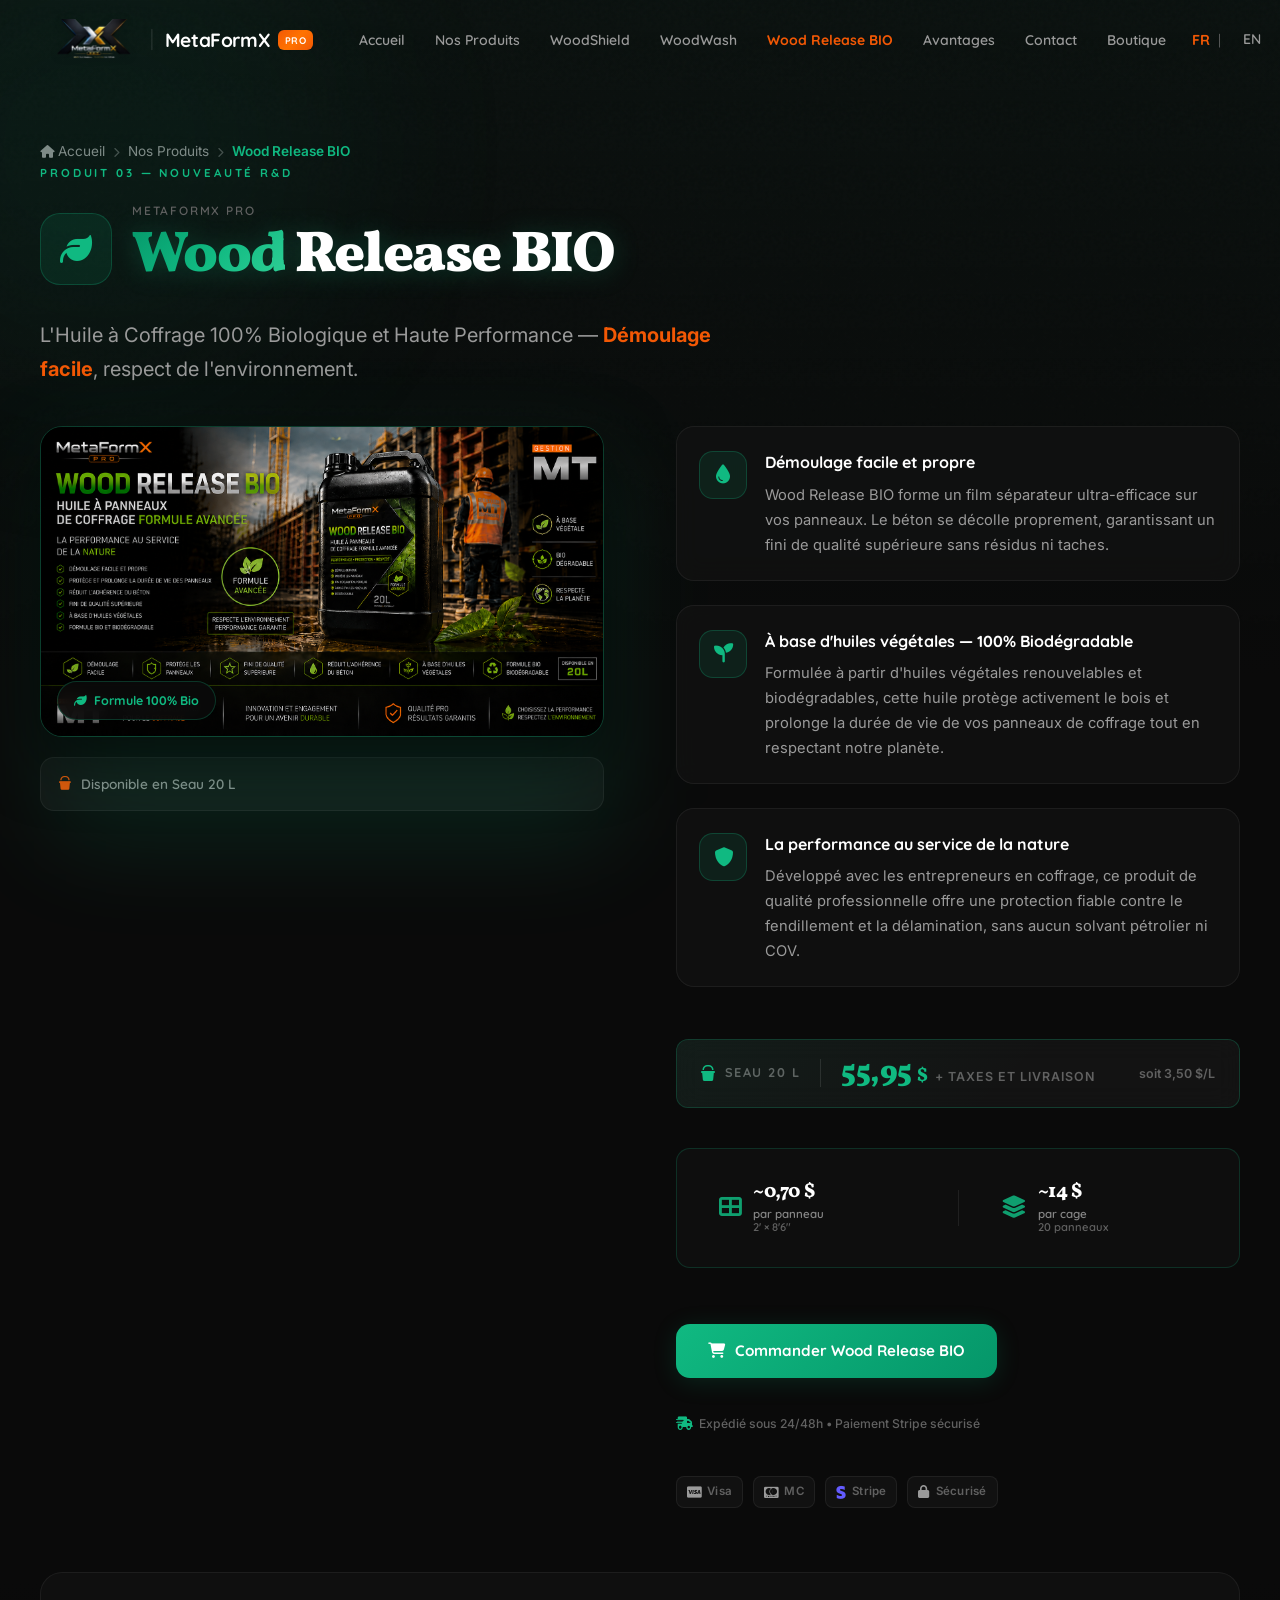
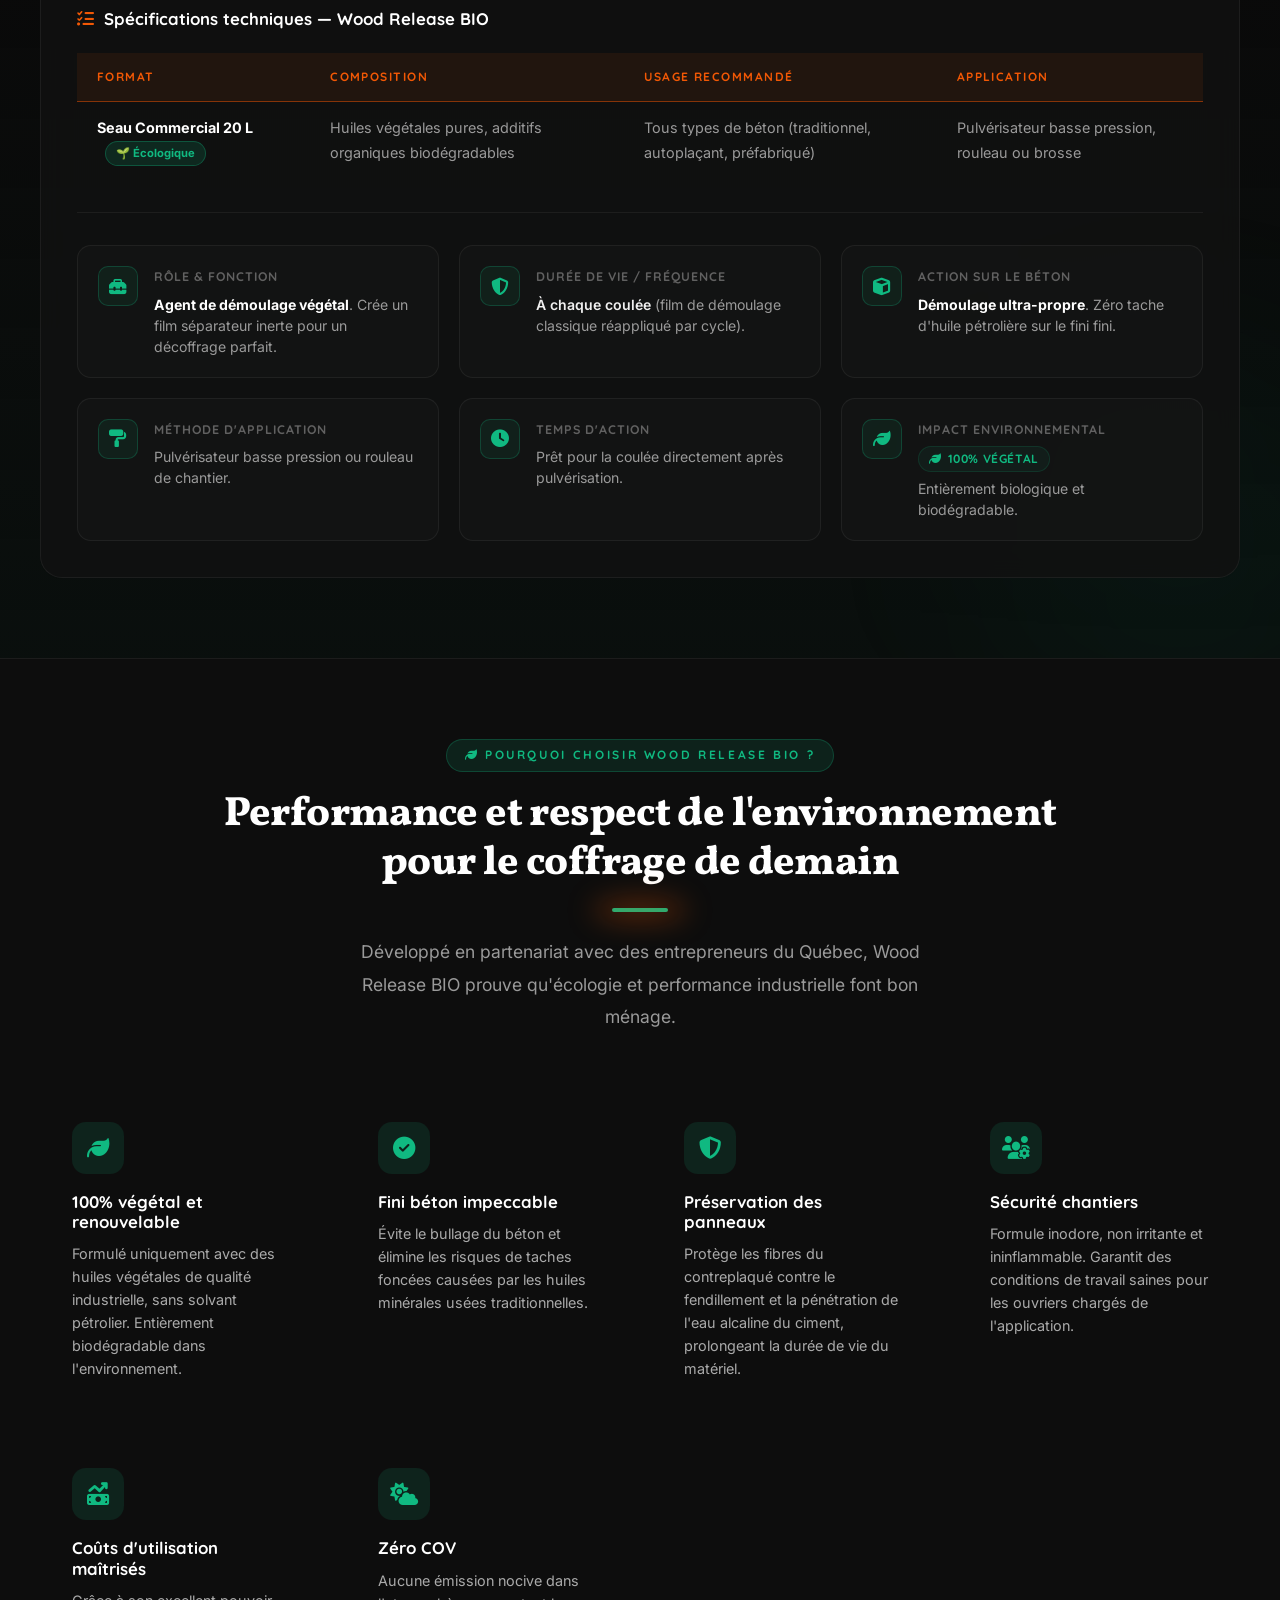
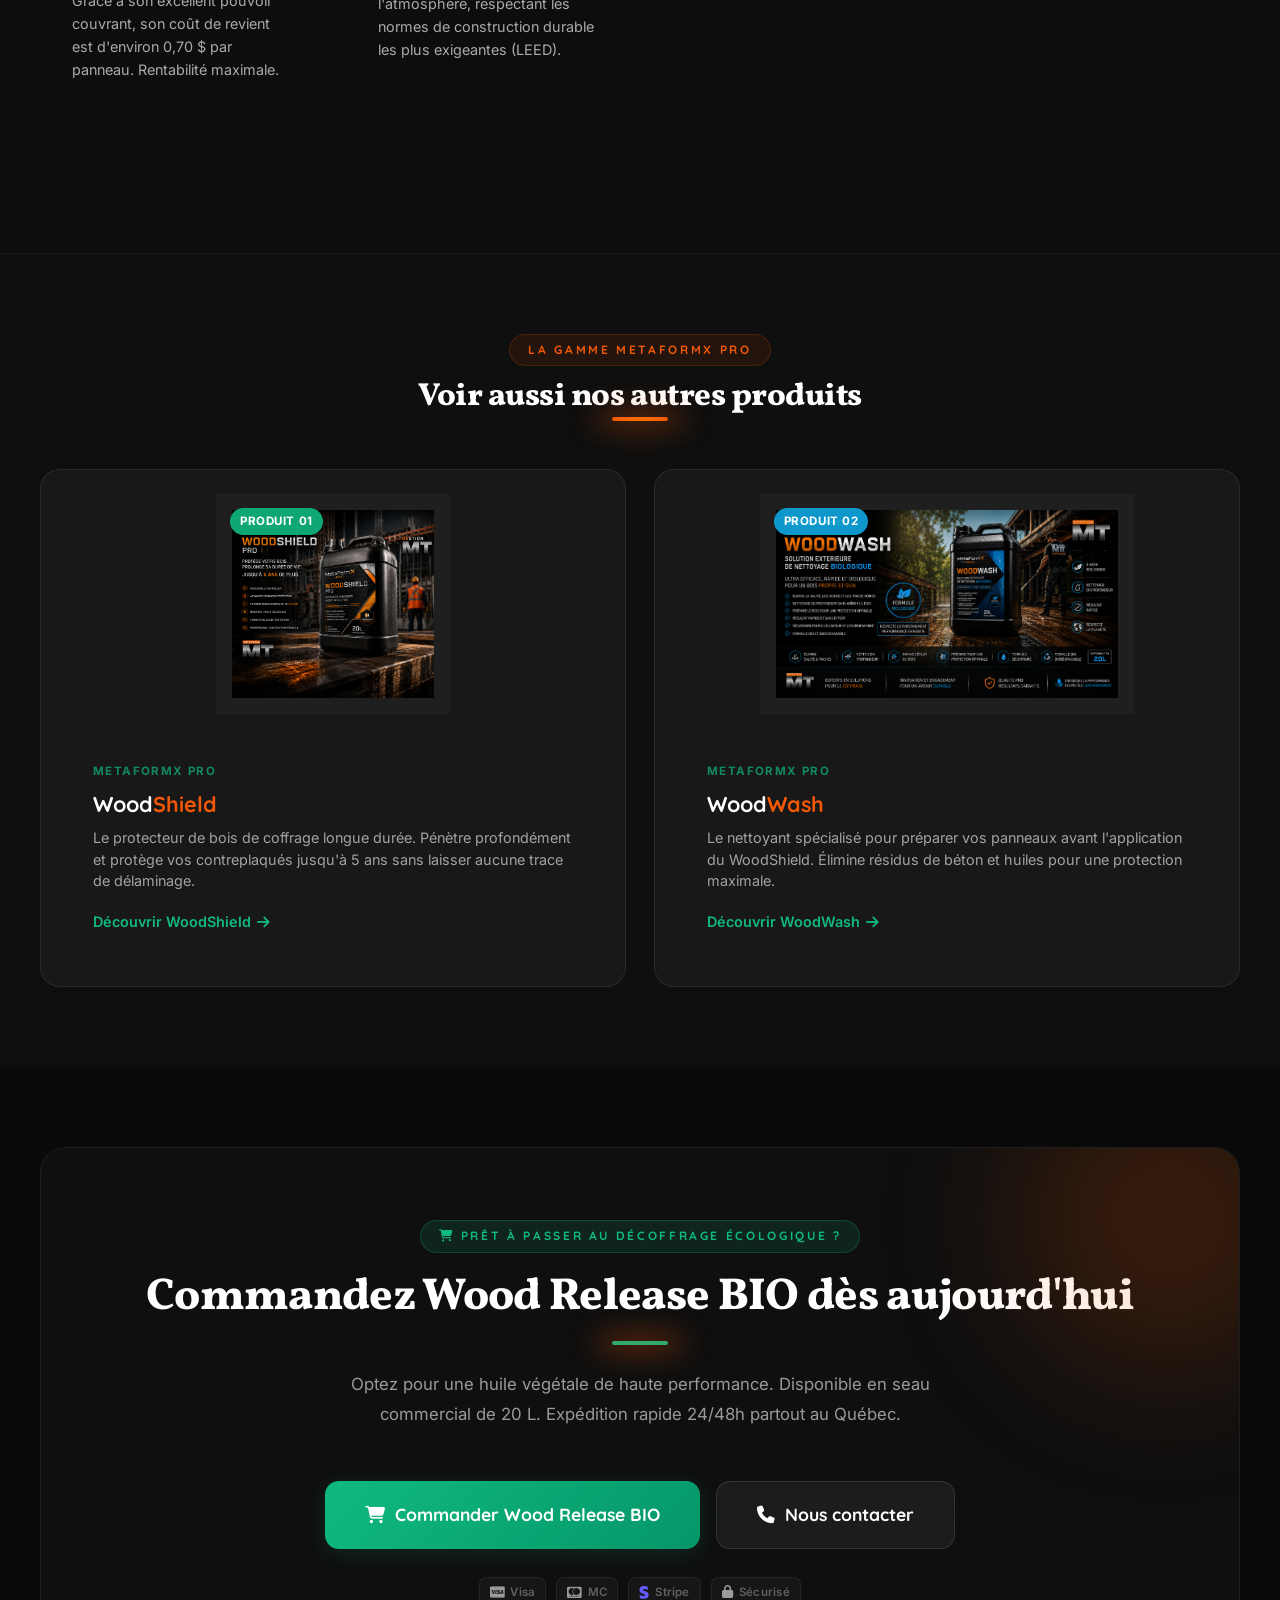
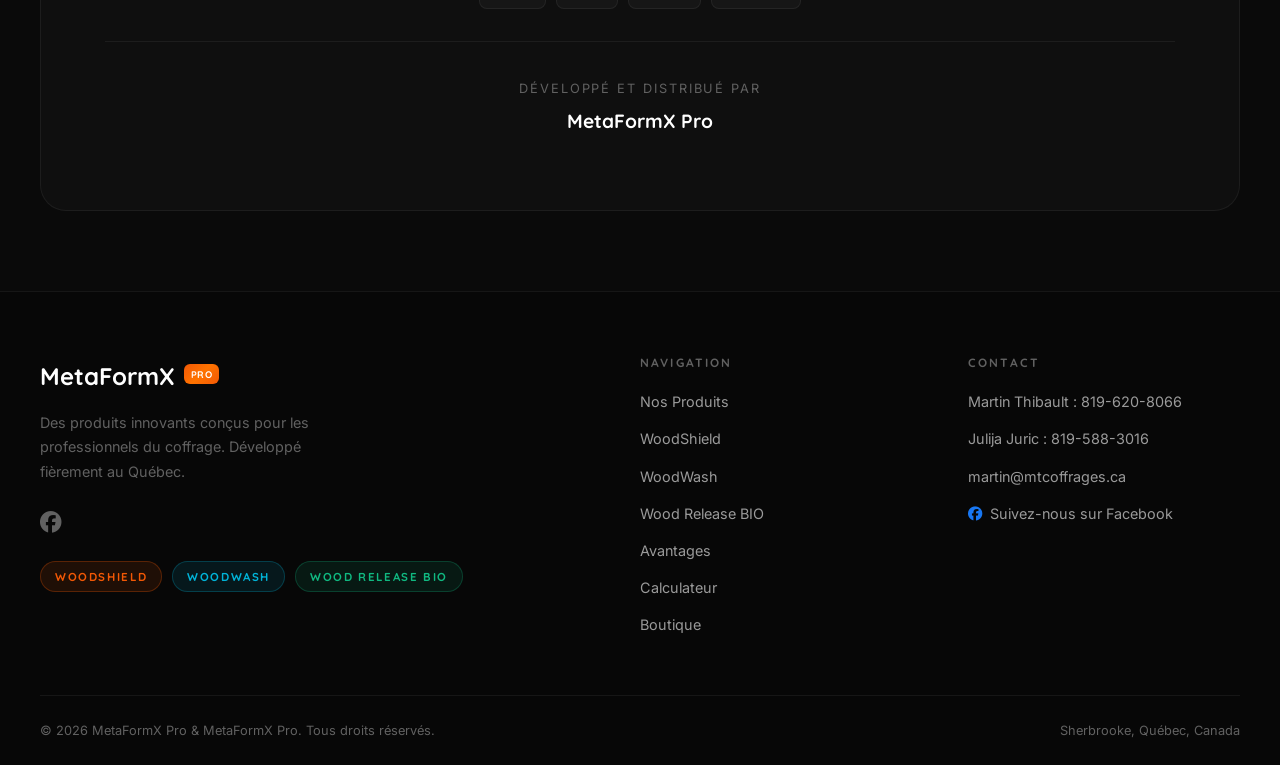
<file: produit-wood-release-bio.html>
﻿<!DOCTYPE html>
<html lang="fr-CA">
<head>
    <meta charset="UTF-8">
    <meta name="viewport" content="width=device-width, initial-scale=1.0">
    <title>Wood Release BIO — L'Huile à Coffrage Végétale & Écologique | MetaFormX Pro</title>

    <!-- Favicons -->
    <link rel="icon" href="favicon.png" type="image/png" sizes="32x32">
    <link rel="apple-touch-icon" href="apple-touch-icon.png">

    <!-- SEO Meta Tags -->
    <meta name="description" content="Wood Release BIO par MetaFormX Pro : l'huile de décoffrage 100% biologique et biodégradable pour panneaux de coffrage. Démoulage facile et propre sans solvant pétrolier.">
    <meta name="keywords" content="Wood Release BIO, huile coffrage bio, démoulage végétal, huile de décoffrage, coffrage écologique, démoulage béton, produits de béton, usine de préfabriqué, béton préfabriqué, agent de démoulage béton, MetaFormX Pro, MetaFormX Pro">
    <meta name="author" content="MetaFormX Pro">
    <meta name="robots" content="index, follow, max-image-preview:large">
    <link rel="canonical" href="https://metaformxpro.ca/produit-wood-release-bio.html">
    <link rel="alternate" hreflang="fr" href="https://metaformxpro.ca/produit-wood-release-bio.html">
    <link rel="alternate" hreflang="x-default" href="https://metaformxpro.ca/produit-wood-release-bio.html">

    <!-- Open Graph -->
    <meta property="og:type" content="product">
    <meta property="og:url" content="https://metaformxpro.ca/produit-wood-release-bio.html">
    <meta property="og:title" content="Wood Release BIO — Huile à Coffrage 100% Biologique | MetaFormX Pro">
    <meta property="og:description" content="Démoulage facile, propre et respectueux de la nature. Formule 100% végétale et biodégradable sans solvant pétrolier. Développé pour la haute performance sur chantier.">
    <meta property="og:image" content="https://metaformxpro.ca/Wood%20release%20bio%20good.png">
    <meta property="og:site_name" content="MetaFormX Pro">
    <meta property="og:locale" content="fr_CA">

    <!-- Twitter Cards -->
    <meta name="twitter:card" content="summary_large_image">
    <meta name="twitter:title" content="Wood Release BIO — Huile à Coffrage 100% Biologique">
    <meta name="twitter:description" content="L'huile à panneaux de coffrage biologique qui allie haute efficacité et respect de l'environnement.">
    <meta name="twitter:image" content="https://metaformxpro.ca/Wood%20release%20bio%20good.png">

    <meta name="theme-color" content="#10b981">

    <!-- JSON-LD Structured Data -->
    <script type="application/ld+json">
    {
      "@context": "https://schema.org",
      "@type": "Product",
      "name": "Wood Release BIO",
      "image": "https://metaformxpro.ca/Wood%20release%20bio%20good.png",
      "description": "Huile à coffrage 100% végétale et biodégradable pour un décoffrage propre et parfait sans solvant pétrolier ni COV.",
      "brand": {
        "@type": "Brand",
        "name": "MetaFormX Pro"
      },
      "offers": {
        "@type": "Offer",
        "price": "55.95",
        "priceCurrency": "CAD",
        "availability": "https://schema.org/InStock",
        "url": "https://metaformxpro.ca/boutique.html",
        "seller": {
          "@type": "Organization",
          "name": "MetaFormX Pro"
        }
      },
      "breadcrumb": {
        "@type": "BreadcrumbList",
        "itemListElement": [
          { "@type": "ListItem", "position": 1, "name": "Accueil", "item": "https://metaformxpro.ca/" },
          { "@type": "ListItem", "position": 2, "name": "Nos Produits", "item": "https://metaformxpro.ca/#produits" },
          { "@type": "ListItem", "position": 3, "name": "Wood Release BIO", "item": "https://metaformxpro.ca/produit-wood-release-bio.html" }
        ]
      }
    }
    </script>

    <!-- Fonts -->
    <link rel="preconnect" href="https://fonts.googleapis.com">
    <link rel="preconnect" href="https://fonts.gstatic.com" crossorigin>
    <link href="https://fonts.googleapis.com/css2?family=Inter:wght@300;400;500;600;700&family=Quicksand:wght@400;500;600;700&family=Vollkorn:ital,wght@0,400;0,700;0,900;1,400&display=swap" rel="stylesheet">

    <!-- FontAwesome -->
    <link rel="stylesheet" href="https://cdnjs.cloudflare.com/ajax/libs/font-awesome/6.4.0/css/all.min.css">

    <!-- Stylesheet -->
    <link rel="stylesheet" href="style.css">

    <!-- Page-specific styles -->
    <style>
        /* ── Active nav link ── */
        .nav-active {
            color: #f25805 !important;
            font-weight: 700;
        }

        /* ── Breadcrumb ── */
        .breadcrumb {
            padding: 100px 0 0;
            display: flex;
            align-items: center;
            gap: 8px;
            font-size: 0.85rem;
            color: rgba(255,255,255,0.5);
        }
        .breadcrumb a {
            color: rgba(255,255,255,0.5);
            text-decoration: none;
            transition: color .2s;
        }
        .breadcrumb a:hover { color: #10b981; }
        .breadcrumb .bc-sep { color: rgba(255,255,255,0.25); }
        .breadcrumb .bc-current { color: #10b981; font-weight: 600; }

        /* ── Product page hero wrapper ── */
        .product-page-hero {
            padding: 40px 0 80px;
        }
        .product-page-hero .prod-header {
            margin-bottom: 40px;
        }

        /* ── "Voir aussi" section ── */
        .voir-aussi {
            padding: 80px 0;
            background: rgba(255,255,255,0.02);
            border-top: 1px solid rgba(255,255,255,0.06);
        }
        .voir-aussi .section-header {
            text-align: center;
            margin-bottom: 48px;
        }
        .voir-aussi .section-tag {
            display: inline-block;
            margin-bottom: 12px;
        }
        .voir-aussi .section-title {
            font-size: clamp(1.5rem, 3vw, 2rem);
            margin-bottom: 0;
        }
        .voir-aussi-grid {
            display: grid;
            grid-template-columns: repeat(auto-fit, minmax(280px, 1fr));
            gap: 28px;
        }
        .voir-aussi-card {
            display: flex;
            flex-direction: column;
            background: rgba(255,255,255,0.04);
            border: 1px solid rgba(255,255,255,0.08);
            border-radius: 20px;
            overflow: hidden;
            text-decoration: none;
            color: inherit;
            transition: transform .3s, border-color .3s, box-shadow .3s;
        }
        .voir-aussi-card:hover {
            transform: translateY(-6px);
            border-color: rgba(16,185,129,0.4);
            box-shadow: 0 20px 60px rgba(16,185,129,0.12);
        }
        .voir-aussi-img-wrap {
            position: relative;
            height: 220px;
            overflow: hidden;
            background: rgba(255,255,255,0.03);
        }
        .voir-aussi-img-wrap img {
            width: 100%;
            height: 100%;
            object-fit: contain;
            padding: 16px;
            transition: transform .4s;
        }
        .voir-aussi-card:hover .voir-aussi-img-wrap img {
            transform: scale(1.06);
        }
        .voir-aussi-badge {
            position: absolute;
            top: 14px;
            left: 14px;
            background: rgba(16,185,129,0.9);
            color: #fff;
            font-size: 0.72rem;
            font-weight: 700;
            padding: 4px 10px;
            border-radius: 20px;
            letter-spacing: 0.05em;
            text-transform: uppercase;
        }
        .voir-aussi-body {
            padding: 24px 28px 28px;
            flex: 1;
            display: flex;
            flex-direction: column;
            gap: 10px;
        }
        .voir-aussi-num {
            font-size: 0.72rem;
            font-weight: 700;
            color: rgba(16,185,129,0.7);
            letter-spacing: 0.12em;
            text-transform: uppercase;
        }
        .voir-aussi-name {
            font-size: 1.35rem;
            font-weight: 700;
            font-family: 'Quicksand', sans-serif;
            margin: 0;
        }
        .voir-aussi-name .prod-primary-part { color: #fff; }
        .voir-aussi-name .prod-secondary-part { color: #f25805; }
        .voir-aussi-name .prod-tertiary-part {
            color: #10b981;
            font-size: 0.9em;
        }
        .voir-aussi-desc {
            font-size: 0.9rem;
            color: rgba(255,255,255,0.6);
            line-height: 1.5;
            flex: 1;
        }
        .voir-aussi-link {
            display: inline-flex;
            align-items: center;
            gap: 6px;
            font-size: 0.9rem;
            font-weight: 600;
            color: #10b981;
            margin-top: 8px;
            transition: gap .2s;
        }
        .voir-aussi-card:hover .voir-aussi-link { gap: 10px; }

        /* ── Hero image highlight glow (product page) ── */
        .pp-hero-glow {
            position: absolute;
            inset: -30px;
            background: radial-gradient(ellipse at 60% 50%, rgba(16,185,129,0.25) 0%, transparent 70%);
            z-index: 0;
            pointer-events: none;
        }

        /* Cost breakdown style */
        .bio-cost-breakdown {
            display: flex;
            align-items: center;
            gap: 20px;
            background: rgba(255,255,255,0.02);
            border: 1px solid rgba(16,185,129,0.2);
            border-radius: 14px;
            padding: 16px 20px;
            margin-bottom: 24px;
        }
        .bcb-item {
            display: flex;
            align-items: center;
            gap: 12px;
        }
        .bcb-item i {
            font-size: 1.4rem;
            color: #10b981;
        }
        .bcb-info {
            display: flex;
            flex-direction: column;
        }
        .bcb-val {
            font-family: 'Vollkorn', serif;
            font-size: 1.25rem;
            font-weight: 800;
            color: #fff;
            line-height: 1.1;
        }
        .bcb-lbl {
            font-size: 0.72rem;
            color: rgba(255,255,255,0.5);
            line-height: 1.2;
            margin-top: 2px;
        }
        .bcb-sep {
            width: 1px;
            height: 36px;
            background: rgba(255,255,255,0.08);
        }

        /* ── Responsive tweaks ── */
        @media (max-width: 640px) {
            .breadcrumb { padding: 80px 0 0; font-size: 0.78rem; }
            .voir-aussi-grid { grid-template-columns: 1fr; }
        }
    </style>
</head>
<body>

    <!-- ═══════════════════════════════════════════
         HEADER / NAVIGATION
    ═══════════════════════════════════════════ -->
    <header class="site-header" id="site-header">
        <div class="header-inner">
            <a href="index.html" class="logo" id="logo-link">
                <img src="logo_no_bg-removebg-preview.png" alt="Location de Coffrages" class="logo-img-company">
                <span class="logo-sep">|</span>
                <span class="logo-brand">MetaFormX <span class="pro-badge">PRO</span></span>
            </a>

            <nav class="main-nav" id="main-nav" aria-label="Navigation principale">
                <ul>
                    <li><a href="index.html" id="nav-accueil">Accueil</a></li>
                    <li><a href="index.html#produits" id="nav-produits">Nos Produits</a></li>
                    <li><a href="produit-woodshield.html" id="nav-woodshield">WoodShield</a></li>
                    <li><a href="produit-woodwash.html" id="nav-woodwash">WoodWash</a></li>
                    <li><a href="produit-wood-release-bio.html" id="nav-biopaneloil" class="nav-active">Wood Release BIO</a></li>
                    <li><a href="index.html#avantages" id="nav-avantages">Avantages</a></li>
                    <li><a href="index.html#contact" id="nav-contact">Contact</a></li>
                    <li><a href="boutique.html" id="nav-boutique">Boutique</a></li>
                    <li class="lang-switcher">
                        <span class="lang-current">FR</span>
                        <span class="lang-sep">|</span>
                        <a href="index-en.html" class="lang-link" aria-label="Switch to English">EN</a>
                    </li>
                </ul>
            </nav>

            <a href="boutique.html" class="nav-cta-btn" id="header-cta">
                <i class="fa-solid fa-cart-shopping"></i> Commander
            </a>

            <button class="hamburger" id="hamburger" aria-label="Ouvrir le menu" aria-expanded="false">
                <span></span><span></span><span></span>
            </button>
        </div>
    </header>

    <!-- Mobile drawer -->
    <div class="mobile-drawer" id="mobile-drawer">
        <ul>
            <li><a href="index.html" class="mob-link">Accueil</a></li>
            <li><a href="index.html#produits" class="mob-link">Nos Produits</a></li>
            <li><a href="produit-woodshield.html" class="mob-link">WoodShield</a></li>
            <li><a href="produit-woodwash.html" class="mob-link">WoodWash</a></li>
            <li><a href="produit-wood-release-bio.html" class="mob-link">Wood Release BIO</a></li>
            <li><a href="index.html#avantages" class="mob-link">Avantages</a></li>
            <li><a href="index.html#contact" class="mob-link">Contact</a></li>
            <li><a href="boutique.html" class="mob-link">Boutique</a></li>
            <li><a href="boutique.html" class="mob-link mob-cta">Commander</a></li>
            <li class="mob-lang-switcher-row">
                <span class="mob-lang-current">FR</span>
                <span class="mob-lang-sep">|</span>
                <a href="index-en.html" class="mob-lang-link">EN</a>
            </li>
        </ul>
    </div>
    <div class="drawer-overlay" id="drawer-overlay"></div>

    <main>

        <!-- ═══════════════════════════════════════════
             HERO — WOOD RELEASE BIO PRODUCT PAGE
        ═══════════════════════════════════════════ -->
        <section class="product-section product-bio product-page-hero" id="biopaneloil-hero">
            <div class="prod-section-bg-shapes bio-bg">
                <div class="ps-shape ps-shape-b1"></div>
                <div class="ps-shape ps-shape-b2"></div>
            </div>

            <div class="container">

                <!-- Breadcrumb -->
                <nav class="breadcrumb" aria-label="Fil d'Ariane">
                    <a href="index.html"><i class="fa-solid fa-house" style="font-size:.8rem;"></i> Accueil</a>
                    <span class="bc-sep"><i class="fa-solid fa-chevron-right" style="font-size:.65rem;"></i></span>
                    <a href="index.html#produits">Nos Produits</a>
                    <span class="bc-sep"><i class="fa-solid fa-chevron-right" style="font-size:.65rem;"></i></span>
                    <span class="bc-current">Wood Release BIO</span>
                </nav>

                <!-- Product Header -->
                <div class="prod-header aos-fade-up">
                    <div class="prod-number bio-prod-num">Produit 03 — Nouveauté R&D</div>
                    <div class="prod-logo-line">
                        <div class="prod-icon-circle bio-circle">
                            <i class="fa-solid fa-leaf"></i>
                        </div>
                        <div>
                            <span class="prod-brand-pre">MetaFormX Pro</span>
                            <h1 class="prod-name bio-prod-name" id="biopaneloil-title">
                                <span class="prod-primary-part">Wood</span> <span class="prod-secondary-part">Release</span> <span class="prod-tertiary-part">BIO</span>
                            </h1>
                        </div>
                    </div>
                    <p class="prod-tagline-big">
                        L'Huile à Coffrage 100% Biologique et Haute Performance —
                        <span class="text-orange">Démoulage facile</span>, respect de l'environnement.
                    </p>
                </div>

                <!-- Product Showcase -->
                <div class="prod-showcase">

                    <!-- Left: image -->
                    <div class="prod-img-col aos-fade-right">
                        <div class="prod-img-glow bio-glow-img"></div>
                        <div class="prod-img-frame bio-img-frame" id="biopaneloil-img-frame">
                            <img src="Wood release bio good.png" loading="lazy"
                                 alt="MetaFormX Pro Wood Release BIO — Huile à coffrage biologique"
                                 class="prod-img" id="biopaneloil-main-img">
                            <div class="prod-img-tag bio-tag">
                                <i class="fa-solid fa-leaf"></i> Formule 100% Bio
                            </div>
                        </div>
                        <div class="prod-formats-pills">
                            <div class="fpill" id="fpill-bio-20l">
                                <i class="fa-solid fa-bucket"></i>
                                <span>Disponible en Seau 20 L</span>
                            </div>
                        </div>
                    </div>

                    <!-- Right: info -->
                    <div class="prod-info-col">

                        <!-- Key claims -->
                        <div class="prod-key-claim aos-fade-up" id="biopaneloil-claim1">
                            <div class="claim-icon bio-claim-icon"><i class="fa-solid fa-droplet"></i></div>
                            <div>
                                <strong>Démoulage facile et propre</strong>
                                <p>Wood Release BIO forme un film séparateur ultra-efficace sur vos panneaux. Le béton se décolle proprement, garantissant un fini de qualité supérieure sans résidus ni taches.</p>
                            </div>
                        </div>

                        <div class="prod-key-claim aos-fade-up delay-1" id="biopaneloil-claim2">
                            <div class="claim-icon bio-claim-icon"><i class="fa-solid fa-seedling"></i></div>
                            <div>
                                <strong>À base d'huiles végétales — 100% Biodégradable</strong>
                                <p>Formulée à partir d'huiles végétales renouvelables et biodégradables, cette huile protège activement le bois et prolonge la durée de vie de vos panneaux de coffrage tout en respectant notre planète.</p>
                            </div>
                        </div>

                        <div class="prod-key-claim aos-fade-up delay-2" id="biopaneloil-claim3">
                            <div class="claim-icon bio-claim-icon"><i class="fa-solid fa-shield"></i></div>
                            <div>
                                <strong>La performance au service de la nature</strong>
                                <p>Développé avec les entrepreneurs en coffrage, ce produit de qualité professionnelle offre une protection fiable contre le fendillement et la délamination, sans aucun solvant pétrolier ni COV.</p>
                            </div>
                        </div>

                        <!-- Price block -->
                        <div class="prod-price-block prod-price-bio aos-fade-up delay-4" id="biopaneloil-price">
                            <div class="ppb-format">
                                <i class="fa-solid fa-bucket"></i> Seau 20 L
                            </div>
                            <div class="ppb-amount">
                                <span class="ppb-num">55,95 <span class="ppb-currency">$</span></span>
                                <span class="ppb-tax">+ taxes et livraison</span>
                            </div>
                            <div class="ppb-unit">soit 3,50 $/L</div>
                        </div>

                        <!-- Cost breakdown -->
                        <div class="bio-cost-breakdown aos-fade-up delay-4">
                            <div class="bcb-item">
                                <i class="fa-solid fa-table-cells-large"></i>
                                <div class="bcb-info">
                                    <span class="bcb-val">~0,70 $</span>
                                    <span class="bcb-lbl">par panneau<br><small>2' &times; 8'6"</small></span>
                                </div>
                            </div>
                            <div class="bcb-sep"></div>
                            <div class="bcb-item">
                                <i class="fa-solid fa-layer-group"></i>
                                <div class="bcb-info">
                                    <span class="bcb-val">~14 $</span>
                                    <span class="bcb-lbl">par cage<br><small>20 panneaux</small></span>
                                </div>
                            </div>
                        </div>

                        <!-- CTA -->
                        <a href="boutique.html?add=biopaneloil" class="btn btn-bio btn-prod aos-fade-up delay-4" id="biopaneloil-cta" style="background: linear-gradient(135deg, #10b981 0%, #059669 100%); border-color: #059669; color: #fff;">
                            <i class="fa-solid fa-cart-shopping"></i> Commander Wood Release BIO
                        </a>
                        <span class="btn-trust-subtext aos-fade-up delay-4">
                            <i class="fa-solid fa-truck-fast"></i> Expédié sous 24/48h • Paiement Stripe sécurisé
                        </span>

                        <!-- Payment badges -->
                        <div class="payment-badges">
                            <span class="payment-badge"><i class="fa-brands fa-cc-visa"></i> Visa</span>
                            <span class="payment-badge"><i class="fa-brands fa-cc-mastercard"></i> MC</span>
                            <span class="payment-badge stripe-badge"><i class="fa-brands fa-stripe-s"></i> Stripe</span>
                            <span class="payment-badge"><i class="fa-solid fa-lock"></i> Sécurisé</span>
                        </div>

                    </div>
                </div>

                <!-- Specs Table -->
                <div class="prod-specs-box aos-fade-up" id="biopaneloil-specs">
                    <h3 class="specs-box-title"><i class="fa-solid fa-list-check"></i> Spécifications techniques — Wood Release BIO</h3>
                    <div class="specs-table-wrap">
                        <table class="specs-tbl" id="ws-specs-table">
                            <thead>
                                <tr>
                                    <th>Format</th>
                                    <th>Composition</th>
                                    <th>Usage recommandé</th>
                                    <th>Application</th>
                                </tr>
                            </thead>
                            <tbody>
                                <tr>
                                    <td><strong>Seau Commercial 20 L</strong> <span class="popular-tag" style="background: rgba(16,185,129,0.15); color: #10b981; border: 1px solid rgba(16,185,129,0.3);">🌱 Écologique</span></td>
                                    <td>Huiles végétales pures, additifs organiques biodégradables</td>
                                    <td>Tous types de béton (traditionnel, autoplaçant, préfabriqué)</td>
                                    <td>Pulvérisateur basse pression, rouleau ou brosse</td>
                                </tr>
                            </tbody>
                        </table>
                    </div>

                    <div class="technical-specs-grid">
                        <div class="tech-spec-item">
                            <div class="tech-spec-icon"><i class="fa-solid fa-toolbox"></i></div>
                            <div class="tech-spec-info">
                                <span class="tech-spec-label">Rôle & Fonction</span>
                                <span class="tech-spec-value"><strong>Agent de démoulage végétal</strong>. Crée un film séparateur inerte pour un décoffrage parfait.</span>
                            </div>
                        </div>
                        <div class="tech-spec-item">
                            <div class="tech-spec-icon"><i class="fa-solid fa-shield-halved"></i></div>
                            <div class="tech-spec-info">
                                <span class="tech-spec-label">Durée de vie / Fréquence</span>
                                <span class="tech-spec-value"><span class="normal-perf">À chaque coulée</span> (film de démoulage classique réappliqué par cycle).</span>
                            </div>
                        </div>
                        <div class="tech-spec-item">
                            <div class="tech-spec-icon"><i class="fa-solid fa-cube"></i></div>
                            <div class="tech-spec-info">
                                <span class="tech-spec-label">Action sur le Béton</span>
                                <span class="tech-spec-value"><strong>Démoulage ultra-propre</strong>. Zéro tache d'huile pétrolière sur le fini fini.</span>
                            </div>
                        </div>
                        <div class="tech-spec-item">
                            <div class="tech-spec-icon"><i class="fa-solid fa-paint-roller"></i></div>
                            <div class="tech-spec-info">
                                <span class="tech-spec-label">Méthode d'application</span>
                                <span class="tech-spec-value">Pulvérisateur basse pression ou rouleau de chantier.</span>
                            </div>
                        </div>
                        <div class="tech-spec-item">
                            <div class="tech-spec-icon"><i class="fa-solid fa-clock"></i></div>
                            <div class="tech-spec-info">
                                <span class="tech-spec-label">Temps d'action</span>
                                <span class="tech-spec-value">Prêt pour la coulée directement après pulvérisation.</span>
                            </div>
                        </div>
                        <div class="tech-spec-item">
                            <div class="tech-spec-icon"><i class="fa-solid fa-leaf"></i></div>
                            <div class="tech-spec-info">
                                <span class="tech-spec-label">Impact environnemental</span>
                                <span class="tech-spec-value"><span class="eco-badge badge-bio"><i class="fa-solid fa-leaf"></i> 100% Végétal</span><br>Entièrement biologique et biodégradable.</span>
                            </div>
                        </div>
                    </div>
                </div>

            </div>
        </section>

        <!-- ═══════════════════════════════════════════
             FULL DETAIL — BENEFITS & TECHNICAL INFO
        ═══════════════════════════════════════════ -->
        <section class="product-section" id="biopaneloil-detail" style="padding: 80px 0; background: rgba(255,255,255,0.015); border-top: 1px solid rgba(255,255,255,0.06);">
            <div class="container">

                <div class="section-header aos-fade-up" style="text-align:center; margin-bottom: 56px;">
                    <span class="section-tag" style="color: #10b981; background: rgba(16,185,129,0.12); border-color: rgba(16,185,129,0.25);"><i class="fa-solid fa-leaf"></i> Pourquoi choisir Wood Release BIO ?</span>
                    <h2 class="section-title">Performance et respect de l'environnement<br>pour le coffrage de demain</h2>
                    <div class="title-rule" style="background: #10b981;"></div>
                    <p class="section-desc">Développé en partenariat avec des entrepreneurs du Québec, Wood Release BIO prouve qu'écologie et performance industrielle font bon ménage.</p>
                </div>

                <!-- Detail cards grid -->
                <div style="display: grid; grid-template-columns: repeat(auto-fit, minmax(260px, 1fr)); gap: 24px; margin-bottom: 60px;">

                    <div class="glass-card aos-fade-up" style="padding: 32px; border-radius: 18px;">
                        <div style="width:52px; height:52px; border-radius:14px; background: rgba(16,185,129,0.12); display:flex; align-items:center; justify-content:center; margin-bottom:18px;">
                            <i class="fa-solid fa-leaf" style="font-size:1.4rem; color:#10b981;"></i>
                        </div>
                        <h3 style="font-size:1.05rem; font-weight:700; margin-bottom:10px;">100% végétal et renouvelable</h3>
                        <p style="font-size:0.9rem; color:rgba(255,255,255,0.65); line-height:1.6;">Formulé uniquement avec des huiles végétales de qualité industrielle, sans solvant pétrolier. Entièrement biodégradable dans l'environnement.</p>
                    </div>

                    <div class="glass-card aos-fade-up delay-1" style="padding: 32px; border-radius: 18px;">
                        <div style="width:52px; height:52px; border-radius:14px; background: rgba(16,185,129,0.12); display:flex; align-items:center; justify-content:center; margin-bottom:18px;">
                            <i class="fa-solid fa-circle-check" style="font-size:1.4rem; color:#10b981;"></i>
                        </div>
                        <h3 style="font-size:1.05rem; font-weight:700; margin-bottom:10px;">Fini béton impeccable</h3>
                        <p style="font-size:0.9rem; color:rgba(255,255,255,0.65); line-height:1.6;">Évite le bullage du béton et élimine les risques de taches foncées causées par les huiles minérales usées traditionnelles.</p>
                    </div>

                    <div class="glass-card aos-fade-up delay-2" style="padding: 32px; border-radius: 18px;">
                        <div style="width:52px; height:52px; border-radius:14px; background: rgba(16,185,129,0.12); display:flex; align-items:center; justify-content:center; margin-bottom:18px;">
                            <i class="fa-solid fa-shield-halved" style="font-size:1.4rem; color:#10b981;"></i>
                        </div>
                        <h3 style="font-size:1.05rem; font-weight:700; margin-bottom:10px;">Préservation des panneaux</h3>
                        <p style="font-size:0.9rem; color:rgba(255,255,255,0.65); line-height:1.6;">Protège les fibres du contreplaqué contre le fendillement et la pénétration de l'eau alcaline du ciment, prolongeant la durée de vie du matériel.</p>
                    </div>

                    <div class="glass-card aos-fade-up delay-3" style="padding: 32px; border-radius: 18px;">
                        <div style="width:52px; height:52px; border-radius:14px; background: rgba(16,185,129,0.12); display:flex; align-items:center; justify-content:center; margin-bottom:18px;">
                            <i class="fa-solid fa-users-gear" style="font-size:1.4rem; color:#10b981;"></i>
                        </div>
                        <h3 style="font-size:1.05rem; font-weight:700; margin-bottom:10px;">Sécurité chantiers</h3>
                        <p style="font-size:0.9rem; color:rgba(255,255,255,0.65); line-height:1.6;">Formule inodore, non irritante et ininflammable. Garantit des conditions de travail saines pour les ouvriers chargés de l'application.</p>
                    </div>

                    <div class="glass-card aos-fade-up delay-1" style="padding: 32px; border-radius: 18px;">
                        <div style="width:52px; height:52px; border-radius:14px; background: rgba(16,185,129,0.12); display:flex; align-items:center; justify-content:center; margin-bottom:18px;">
                            <i class="fa-solid fa-money-bill-trend-up" style="font-size:1.4rem; color:#10b981;"></i>
                        </div>
                        <h3 style="font-size:1.05rem; font-weight:700; margin-bottom:10px;">Coûts d'utilisation maîtrisés</h3>
                        <p style="font-size:0.9rem; color:rgba(255,255,255,0.65); line-height:1.6;">Grâce à son excellent pouvoir couvrant, son coût de revient est d'environ 0,70 $ par panneau. Rentabilité maximale.</p>
                    </div>

                    <div class="glass-card aos-fade-up delay-2" style="padding: 32px; border-radius: 18px;">
                        <div style="width:52px; height:52px; border-radius:14px; background: rgba(16,185,129,0.12); display:flex; align-items:center; justify-content:center; margin-bottom:18px;">
                            <i class="fa-solid fa-cloud-sun" style="font-size:1.4rem; color:#10b981;"></i>
                        </div>
                        <h3 style="font-size:1.05rem; font-weight:700; margin-bottom:10px;">Zéro COV</h3>
                        <p style="font-size:0.9rem; color:rgba(255,255,255,0.65); line-height:1.6;">Aucune émission nocive dans l'atmosphère, respectant les normes de construction durable les plus exigeantes (LEED).</p>
                    </div>

                </div>

            </div>
        </section>

        <!-- ═══════════════════════════════════════════
             VOIR AUSSI — OTHER PRODUCTS
        ═══════════════════════════════════════════ -->
        <section class="voir-aussi" id="voir-aussi">
            <div class="container">
                <div class="section-header aos-fade-up">
                    <span class="section-tag">La gamme MetaFormX Pro</span>
                    <h2 class="section-title">Voir aussi nos autres produits</h2>
                    <div class="title-rule"></div>
                </div>

                <div class="voir-aussi-grid">

                    <!-- WoodShield Card -->
                    <a href="produit-woodshield.html" class="voir-aussi-card aos-fade-up">
                        <div class="voir-aussi-img-wrap">
                            <img src="wood shield presentation good.png" loading="lazy" alt="MetaFormX Pro WoodShield — Protecteur pour coffrage">
                            <span class="voir-aussi-badge">Produit 01</span>
                        </div>
                        <div class="voir-aussi-body">
                            <div class="voir-aussi-num">MetaFormX Pro</div>
                            <h3 class="voir-aussi-name">
                                <span class="prod-primary-part">Wood</span><span class="prod-secondary-part">Shield</span>
                            </h3>
                            <p class="voir-aussi-desc">Le protecteur de bois de coffrage longue durée. Pénètre profondément et protège vos contreplaqués jusqu'à 5 ans sans laisser aucune trace de délaminage.</p>
                            <span class="voir-aussi-link">Découvrir WoodShield <i class="fa-solid fa-arrow-right"></i></span>
                        </div>
                    </a>

                    <!-- WoodWash Card -->
                    <a href="produit-woodwash.html" class="voir-aussi-card aos-fade-up delay-2">
                        <div class="voir-aussi-img-wrap">
                            <img src="WoodWash descriptif Good.png" loading="lazy" alt="MetaFormX Pro WoodWash — Nettoyant pour coffrage">
                            <span class="voir-aussi-badge" style="background: rgba(15,168,224,0.9);">Produit 02</span>
                        </div>
                        <div class="voir-aussi-body">
                            <div class="voir-aussi-num">MetaFormX Pro</div>
                            <h3 class="voir-aussi-name">
                                <span class="prod-primary-part">Wood</span><span class="prod-secondary-part">Wash</span>
                            </h3>
                            <p class="voir-aussi-desc">Le nettoyant spécialisé pour préparer vos panneaux avant l'application du WoodShield. Élimine résidus de béton et huiles pour une protection maximale.</p>
                            <span class="voir-aussi-link">Découvrir WoodWash <i class="fa-solid fa-arrow-right"></i></span>
                        </div>
                    </a>

                </div>
            </div>
        </section>

        <!-- ═══════════════════════════════════════════
             FINAL CTA SECTION
        ═══════════════════════════════════════════ -->
        <section class="contact-section" id="biopaneloil-final-cta" style="padding: 80px 0;">
            <div class="container">
                <div class="contact-card aos-fade-up" style="text-align:center;">
                    <div class="contact-header">
                        <span class="section-tag" style="color: #10b981; background: rgba(16,185,129,0.12); border-color: rgba(16,185,129,0.25);"><i class="fa-solid fa-cart-shopping"></i> Prêt à passer au décoffrage écologique ?</span>
                        <h2 class="contact-title" style="margin-bottom:16px;">Commandez Wood Release BIO dès aujourd'hui</h2>
                        <div class="title-rule" style="background: #10b981;"></div>
                        <p class="contact-desc">
                            Optez pour une huile végétale de haute performance. Disponible en seau commercial de 20 L.
                            Expédition rapide 24/48h partout au Québec.
                        </p>
                    </div>

                    <div style="display:flex; flex-wrap:wrap; gap:16px; justify-content:center; margin-bottom:28px;">
                        <a href="boutique.html?add=biopaneloil" class="btn btn-bio" style="font-size:1.1rem; padding: 18px 40px; background: linear-gradient(135deg, #10b981 0%, #059669 100%); border-color: #059669; color: #fff;">
                            <i class="fa-solid fa-cart-shopping"></i> Commander Wood Release BIO
                        </a>
                        <a href="index.html#contact" class="btn btn-ghost" style="font-size:1.1rem; padding: 18px 40px;">
                            <i class="fa-solid fa-phone"></i> Nous contacter
                        </a>
                    </div>

                    <div class="payment-badges" style="justify-content:center;">
                        <span class="payment-badge"><i class="fa-brands fa-cc-visa"></i> Visa</span>
                        <span class="payment-badge"><i class="fa-brands fa-cc-mastercard"></i> MC</span>
                        <span class="payment-badge stripe-badge"><i class="fa-brands fa-stripe-s"></i> Stripe</span>
                        <span class="payment-badge"><i class="fa-solid fa-lock"></i> Sécurisé</span>
                    </div>

                    <div class="contact-footer-brand" id="contact-brand" style="margin-top:32px;">
                        <span>Développé et distribué par</span>
                        <strong>MetaFormX Pro</strong>
                    </div>
                </div>
            </div>
        </section>

    </main>

    <!-- ═══════════════════════════════════════════
         FOOTER
    ═══════════════════════════════════════════ -->
    <footer class="site-footer">
        <div class="container footer-inner">
            <div class="footer-top">
                <div class="footer-brand">
                    <div class="footer-logo-text">MetaFormX <span class="pro-badge">PRO</span></div>
                    <p>Des produits innovants conçus pour les professionnels du coffrage. Développé fièrement au Québec.</p>
                    <div class="footer-social-links">
                        <a href="https://www.facebook.com/profile.php?id=61590690777634" target="_blank" rel="noopener" aria-label="Facebook"><i class="fa-brands fa-facebook"></i></a>
                    </div>
                    <div class="footer-products-tags">
                        <span class="ftag ftag-shield">WoodShield</span>
                        <span class="ftag ftag-wash">WoodWash</span>
                        <span class="ftag ftag-bio">Wood Release BIO</span>
                    </div>
                </div>

                <div class="footer-nav-col">
                    <h4>Navigation</h4>
                    <ul>
                        <li><a href="#produits">Nos Produits</a></li>
                        <li><a href="#woodshield">WoodShield</a></li>
                        <li><a href="#woodwash">WoodWash</a></li>
                        <li><a href="#biopaneloil">Wood Release BIO</a></li>
                        <li><a href="#avantages">Avantages</a></li>
                        <li><a href="#calculateur">Calculateur</a></li>
                        <li><a href="boutique.html">Boutique</a></li>
                    </ul>
                </div>

                <div class="footer-nav-col">
                    <h4>Contact</h4>
                    <ul>
                        <li><a href="tel:8196208066">Martin Thibault : 819-620-8066</a></li>
                        <li><a href="tel:8195883016">Julija Juric : 819-588-3016</a></li>
                        <li><a href="mailto:martin@mtcoffrages.ca">martin@mtcoffrages.ca</a></li>
                        <li><a href="https://www.facebook.com/profile.php?id=61590690777634" target="_blank" rel="noopener"><i class="fa-brands fa-facebook" style="color: #1877F2; margin-right: 8px;"></i>Suivez-nous sur Facebook</a></li>
                    </ul>
                </div>
            </div>

            <div class="footer-bottom">
                <span>&copy; 2026 MetaFormX Pro &amp; MetaFormX Pro. Tous droits réservés.</span>
                <span>Sherbrooke, Québec, Canada</span>
            </div>
        </div>
    </footer>

    <script src="script.js"></script>
</body>
</html>
</file>
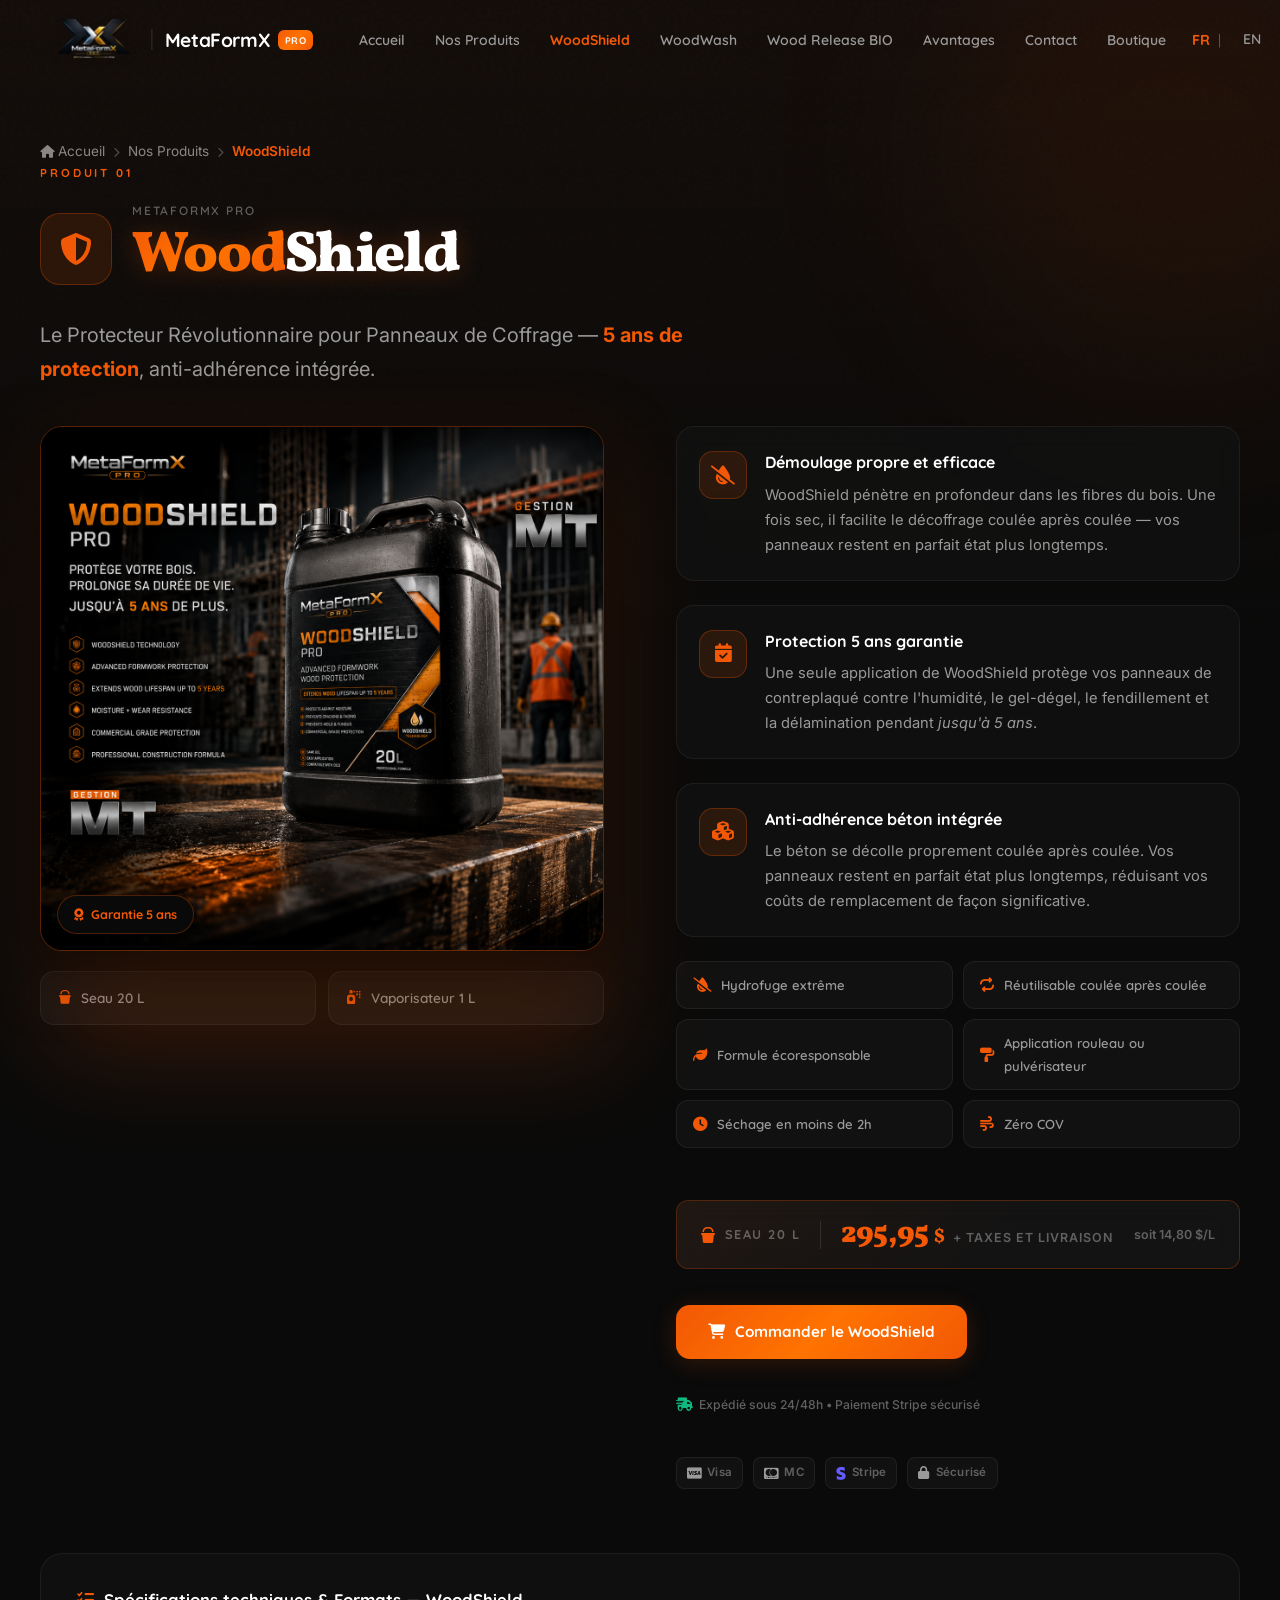
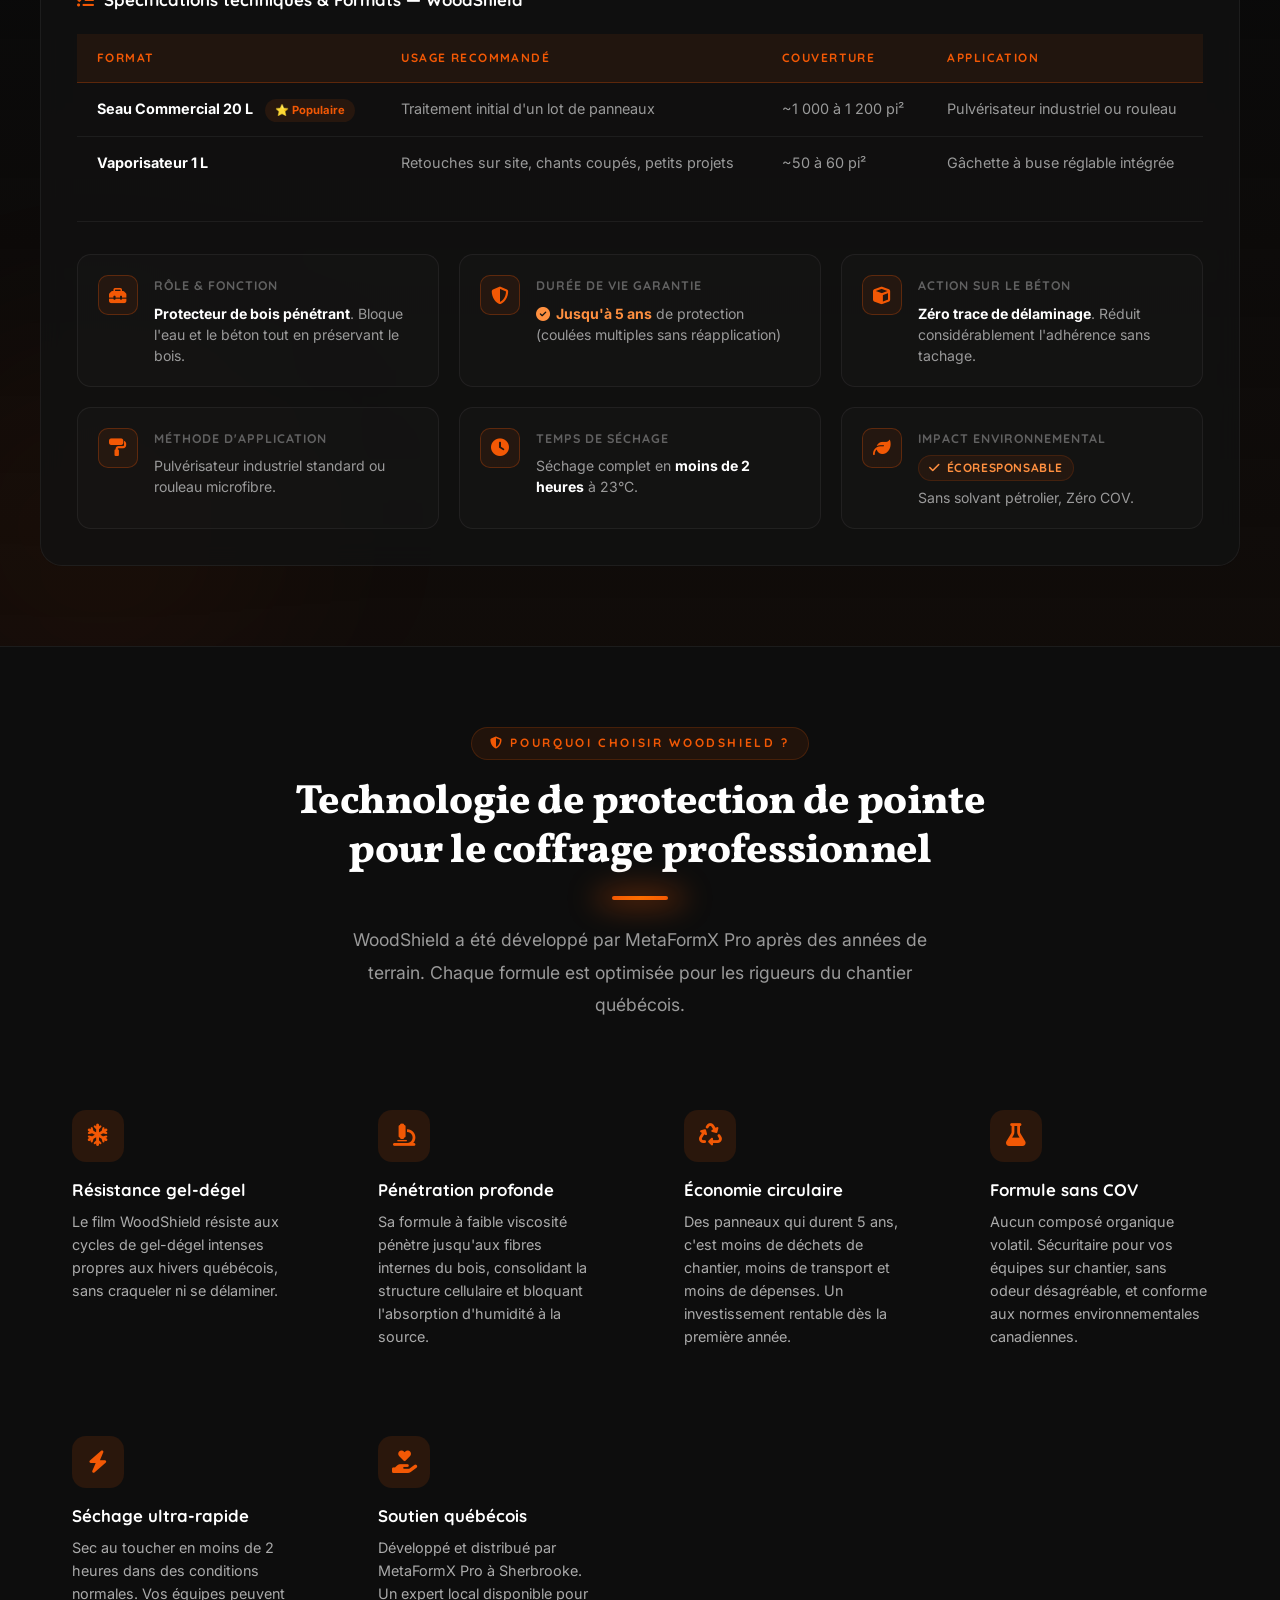
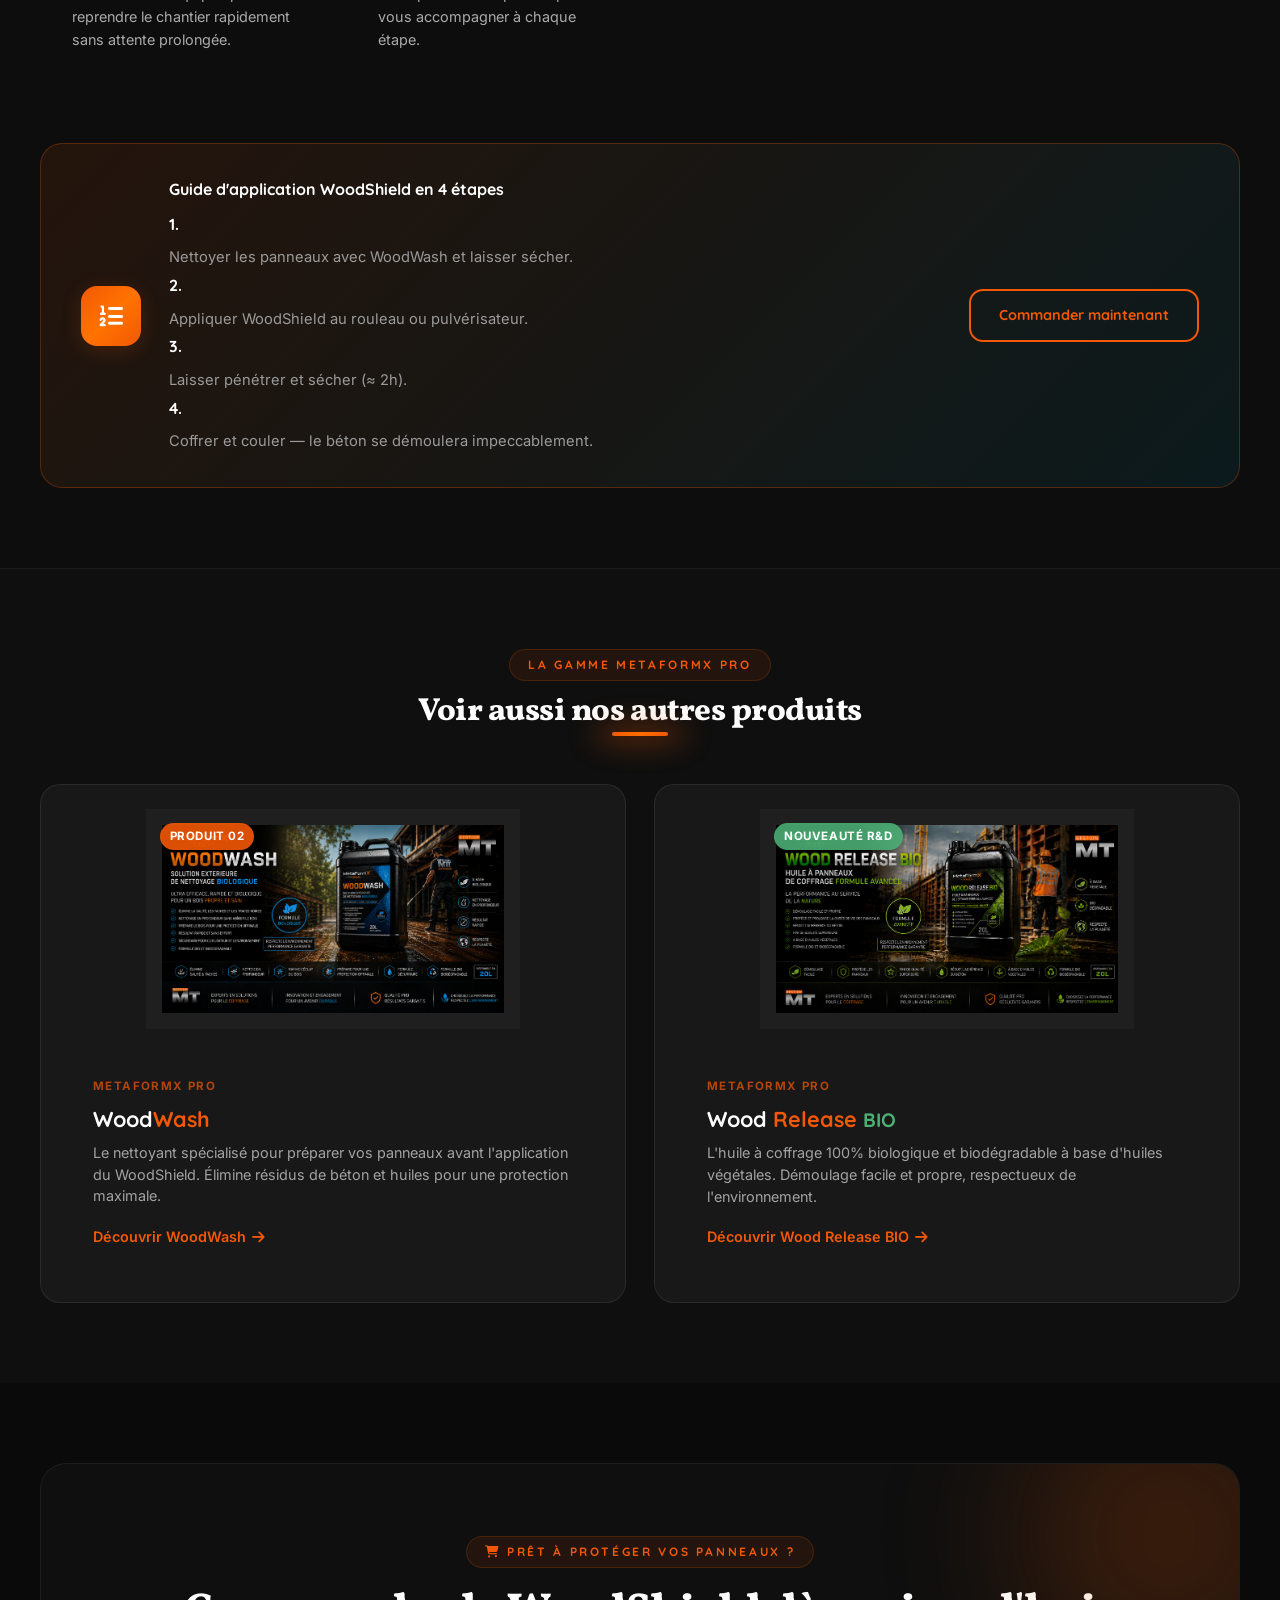
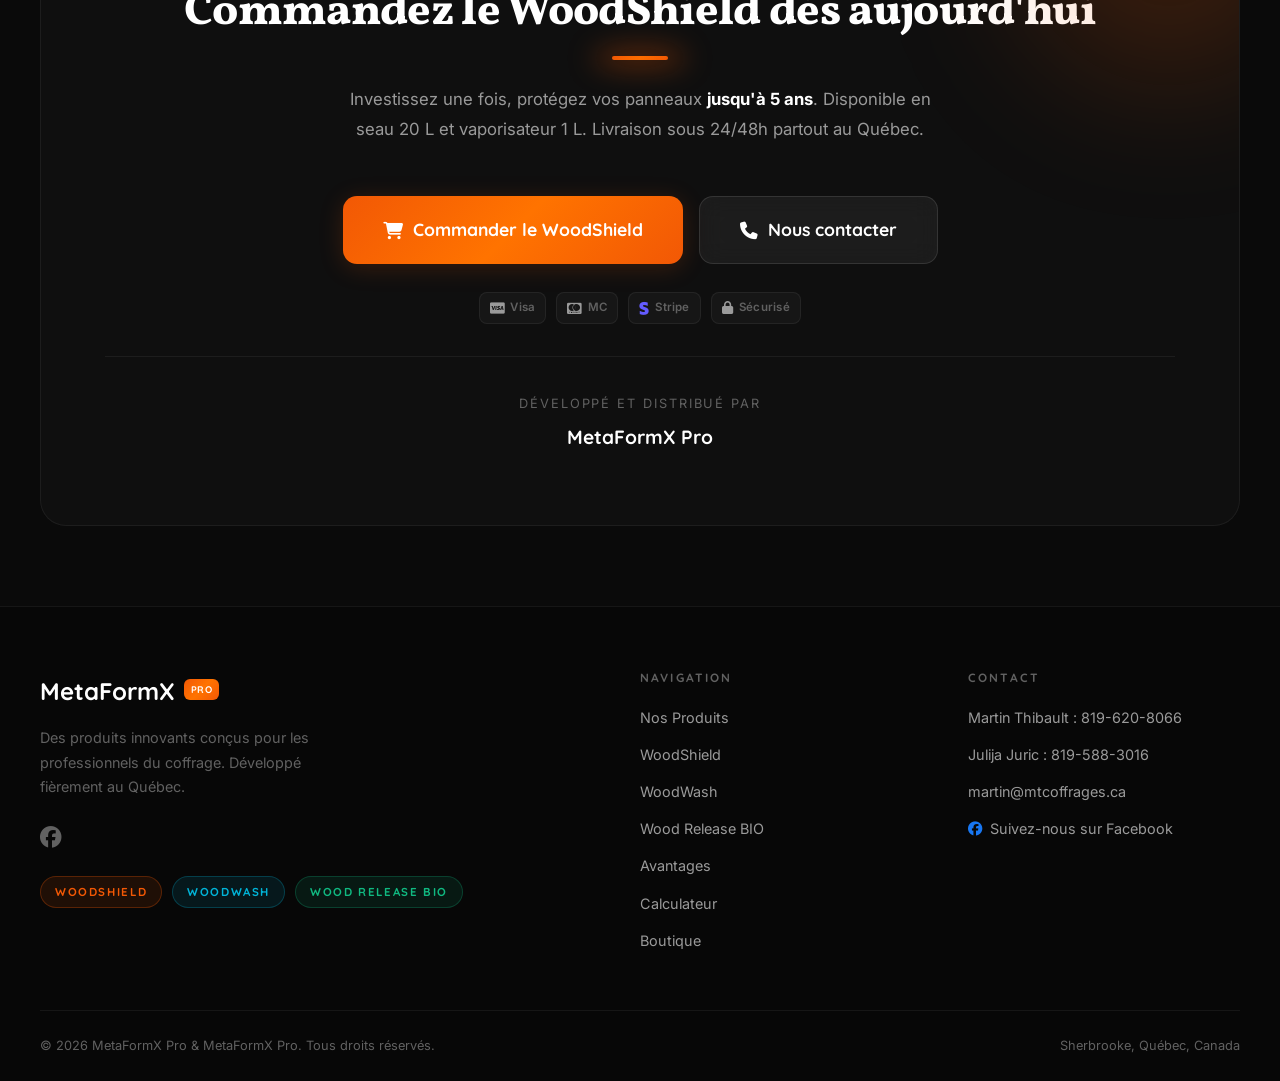
<file: produit-woodshield.html>
﻿<!DOCTYPE html>
<html lang="fr-CA">
<head>
    <meta charset="UTF-8">
    <meta name="viewport" content="width=device-width, initial-scale=1.0">
    <title>WoodShield — Protecteur Révolutionnaire pour Panneaux de Coffrage | MetaFormX Pro</title>

    <!-- Favicons -->
    <link rel="icon" href="favicon.png" type="image/png" sizes="32x32">
    <link rel="apple-touch-icon" href="apple-touch-icon.png">

    <!-- SEO Meta Tags -->
    <meta name="description" content="WoodShield par MetaFormX Pro : le protecteur révolutionnaire pour panneaux de coffrage en bois. Protection 5 ans, anti-adhérence intégrée. Seau 20 L à 295,95 $. Livraison rapide au Québec.">
    <meta name="keywords" content="WoodShield, protecteur coffrage, panneaux bois coffrage, protection 5 ans, anti-adhérence béton, hydrofuge coffrage, produits de béton, usine de préfabriqué, béton préfabriqué, agent de démoulage béton, MetaFormX Pro, MetaFormX Pro">
    <meta name="author" content="MetaFormX Pro">
    <meta name="robots" content="index, follow, max-image-preview:large">
    <link rel="canonical" href="https://metaformxpro.ca/produit-woodshield.html">
    <link rel="alternate" hreflang="fr" href="https://metaformxpro.ca/produit-woodshield.html">
    <link rel="alternate" hreflang="x-default" href="https://metaformxpro.ca/produit-woodshield.html">

    <!-- Open Graph -->
    <meta property="og:type" content="product">
    <meta property="og:url" content="https://metaformxpro.ca/produit-woodshield.html">
    <meta property="og:title" content="WoodShield — Protecteur 5 ans pour Panneaux de Coffrage | MetaFormX Pro">
    <meta property="og:description" content="Protection révolutionnaire pour vos panneaux de coffrage : 5 ans de durée de vie, anti-adhérence intégrée, hydrofuge extrême. Sans solvant pétrolier, séchage 2h, zéro COV.">
    <meta property="og:image" content="https://metaformxpro.ca/wood%20shield%20presentation%20good.png">
    <meta property="og:site_name" content="MetaFormX Pro">
    <meta property="og:locale" content="fr_CA">

    <!-- Twitter Cards -->
    <meta name="twitter:card" content="summary_large_image">
    <meta name="twitter:title" content="WoodShield — Protecteur 5 ans pour Panneaux de Coffrage">
    <meta name="twitter:description" content="Protection révolutionnaire pour vos panneaux de coffrage. 5 ans de durée de vie, anti-adhérence intégrée, hydrofuge extrême.">
    <meta name="twitter:image" content="https://metaformxpro.ca/wood%20shield%20presentation%20good.png">

    <meta name="theme-color" content="#f25805">

    <!-- JSON-LD Structured Data -->
    <script type="application/ld+json">
    {
      "@context": "https://schema.org",
      "@type": "Product",
      "name": "WoodShield",
      "image": "https://metaformxpro.ca/wood%20shield%20presentation%20good.png",
      "description": "Protecteur révolutionnaire pour panneaux de coffrage en bois. Protection jusqu'à 5 ans, sans trace de délaminage, anti-adhérence intégrée, hydrofuge extrême, écoresponsable, zéro COV.",
      "brand": {
        "@type": "Brand",
        "name": "MetaFormX Pro"
      },
      "offers": {
        "@type": "Offer",
        "price": "295.95",
        "priceCurrency": "CAD",
        "availability": "https://schema.org/InStock",
        "url": "https://metaformxpro.ca/boutique.html",
        "seller": {
          "@type": "Organization",
          "name": "MetaFormX Pro"
        }
      },
      "breadcrumb": {
        "@type": "BreadcrumbList",
        "itemListElement": [
          { "@type": "ListItem", "position": 1, "name": "Accueil", "item": "https://metaformxpro.ca/" },
          { "@type": "ListItem", "position": 2, "name": "Nos Produits", "item": "https://metaformxpro.ca/#produits" },
          { "@type": "ListItem", "position": 3, "name": "WoodShield", "item": "https://metaformxpro.ca/produit-woodshield.html" }
        ]
      }
    }
    </script>

    <!-- Fonts -->
    <link rel="preconnect" href="https://fonts.googleapis.com">
    <link rel="preconnect" href="https://fonts.gstatic.com" crossorigin>
    <link href="https://fonts.googleapis.com/css2?family=Inter:wght@300;400;500;600;700&family=Quicksand:wght@400;500;600;700&family=Vollkorn:ital,wght@0,400;0,700;0,900;1,400&display=swap" rel="stylesheet">

    <!-- FontAwesome -->
    <link rel="stylesheet" href="https://cdnjs.cloudflare.com/ajax/libs/font-awesome/6.4.0/css/all.min.css">

    <!-- Stylesheet -->
    <link rel="stylesheet" href="style.css">

    <!-- Page-specific styles -->
    <style>
        /* ── Active nav link ── */
        .nav-active {
            color: #f25805 !important;
            font-weight: 700;
        }

        /* ── Breadcrumb ── */
        .breadcrumb {
            padding: 100px 0 0;
            display: flex;
            align-items: center;
            gap: 8px;
            font-size: 0.85rem;
            color: rgba(255,255,255,0.5);
        }
        .breadcrumb a {
            color: rgba(255,255,255,0.5);
            text-decoration: none;
            transition: color .2s;
        }
        .breadcrumb a:hover { color: #f25805; }
        .breadcrumb .bc-sep { color: rgba(255,255,255,0.25); }
        .breadcrumb .bc-current { color: #f25805; font-weight: 600; }

        /* ── Product page hero wrapper ── */
        .product-page-hero {
            padding: 40px 0 80px;
        }
        .product-page-hero .prod-header {
            margin-bottom: 40px;
        }

        /* ── "Voir aussi" section ── */
        .voir-aussi {
            padding: 80px 0;
            background: rgba(255,255,255,0.02);
            border-top: 1px solid rgba(255,255,255,0.06);
        }
        .voir-aussi .section-header {
            text-align: center;
            margin-bottom: 48px;
        }
        .voir-aussi .section-tag {
            display: inline-block;
            margin-bottom: 12px;
        }
        .voir-aussi .section-title {
            font-size: clamp(1.5rem, 3vw, 2rem);
            margin-bottom: 0;
        }
        .voir-aussi-grid {
            display: grid;
            grid-template-columns: repeat(auto-fit, minmax(280px, 1fr));
            gap: 28px;
        }
        .voir-aussi-card {
            display: flex;
            flex-direction: column;
            background: rgba(255,255,255,0.04);
            border: 1px solid rgba(255,255,255,0.08);
            border-radius: 20px;
            overflow: hidden;
            text-decoration: none;
            color: inherit;
            transition: transform .3s, border-color .3s, box-shadow .3s;
        }
        .voir-aussi-card:hover {
            transform: translateY(-6px);
            border-color: rgba(242,88,5,0.4);
            box-shadow: 0 20px 60px rgba(242,88,5,0.12);
        }
        .voir-aussi-img-wrap {
            position: relative;
            height: 220px;
            overflow: hidden;
            background: rgba(255,255,255,0.03);
        }
        .voir-aussi-img-wrap img {
            width: 100%;
            height: 100%;
            object-fit: contain;
            padding: 16px;
            transition: transform .4s;
        }
        .voir-aussi-card:hover .voir-aussi-img-wrap img {
            transform: scale(1.06);
        }
        .voir-aussi-badge {
            position: absolute;
            top: 14px;
            left: 14px;
            background: rgba(242,88,5,0.9);
            color: #fff;
            font-size: 0.72rem;
            font-weight: 700;
            padding: 4px 10px;
            border-radius: 20px;
            letter-spacing: 0.05em;
            text-transform: uppercase;
        }
        .voir-aussi-body {
            padding: 24px 28px 28px;
            flex: 1;
            display: flex;
            flex-direction: column;
            gap: 10px;
        }
        .voir-aussi-num {
            font-size: 0.72rem;
            font-weight: 700;
            color: rgba(242,88,5,0.7);
            letter-spacing: 0.12em;
            text-transform: uppercase;
        }
        .voir-aussi-name {
            font-size: 1.35rem;
            font-weight: 700;
            font-family: 'Quicksand', sans-serif;
            margin: 0;
        }
        .voir-aussi-name .prod-primary-part { color: #fff; }
        .voir-aussi-name .prod-secondary-part { color: #f25805; }
        .voir-aussi-name .prod-tertiary-part {
            color: #4caf74;
            font-size: 0.9em;
        }
        .voir-aussi-desc {
            font-size: 0.9rem;
            color: rgba(255,255,255,0.6);
            line-height: 1.5;
            flex: 1;
        }
        .voir-aussi-link {
            display: inline-flex;
            align-items: center;
            gap: 6px;
            font-size: 0.9rem;
            font-weight: 600;
            color: #f25805;
            margin-top: 8px;
            transition: gap .2s;
        }
        .voir-aussi-card:hover .voir-aussi-link { gap: 10px; }

        /* ── Hero image highlight glow (product page) ── */
        .pp-hero-glow {
            position: absolute;
            inset: -30px;
            background: radial-gradient(ellipse at 60% 50%, rgba(242,88,5,0.25) 0%, transparent 70%);
            z-index: 0;
            pointer-events: none;
        }

        /* ── Responsive tweaks ── */
        @media (max-width: 640px) {
            .breadcrumb { padding: 80px 0 0; font-size: 0.78rem; }
            .voir-aussi-grid { grid-template-columns: 1fr; }
        }
    </style>
</head>
<body>

    <!-- ═══════════════════════════════════════════
         HEADER / NAVIGATION
    ═══════════════════════════════════════════ -->
    <header class="site-header" id="site-header">
        <div class="header-inner">
            <a href="index.html" class="logo" id="logo-link">
                <img src="logo_no_bg-removebg-preview.png" alt="Location de Coffrages" class="logo-img-company">
                <span class="logo-sep">|</span>
                <span class="logo-brand">MetaFormX <span class="pro-badge">PRO</span></span>
            </a>

            <nav class="main-nav" id="main-nav" aria-label="Navigation principale">
                <ul>
                    <li><a href="index.html" id="nav-accueil">Accueil</a></li>
                    <li><a href="index.html#produits" id="nav-produits">Nos Produits</a></li>
                    <li><a href="produit-woodshield.html" id="nav-woodshield" class="nav-active">WoodShield</a></li>
                    <li><a href="produit-woodwash.html" id="nav-woodwash">WoodWash</a></li>
                    <li><a href="produit-wood-release-bio.html" id="nav-biopaneloil">Wood Release BIO</a></li>
                    <li><a href="index.html#avantages" id="nav-avantages">Avantages</a></li>
                    <li><a href="index.html#contact" id="nav-contact">Contact</a></li>
                    <li><a href="boutique.html" id="nav-boutique">Boutique</a></li>
                    <li class="lang-switcher">
                        <span class="lang-current">FR</span>
                        <span class="lang-sep">|</span>
                        <a href="index-en.html" class="lang-link" aria-label="Switch to English">EN</a>
                    </li>
                </ul>
            </nav>

            <a href="boutique.html" class="nav-cta-btn" id="header-cta">
                <i class="fa-solid fa-cart-shopping"></i> Commander
            </a>

            <button class="hamburger" id="hamburger" aria-label="Ouvrir le menu" aria-expanded="false">
                <span></span><span></span><span></span>
            </button>
        </div>
    </header>

    <!-- Mobile drawer -->
    <div class="mobile-drawer" id="mobile-drawer">
        <ul>
            <li><a href="index.html" class="mob-link">Accueil</a></li>
            <li><a href="index.html#produits" class="mob-link">Nos Produits</a></li>
            <li><a href="produit-woodshield.html" class="mob-link">WoodShield</a></li>
            <li><a href="produit-woodwash.html" class="mob-link">WoodWash</a></li>
            <li><a href="produit-wood-release-bio.html" class="mob-link">Wood Release BIO</a></li>
            <li><a href="index.html#avantages" class="mob-link">Avantages</a></li>
            <li><a href="index.html#contact" class="mob-link">Contact</a></li>
            <li><a href="boutique.html" class="mob-link">Boutique</a></li>
            <li><a href="boutique.html" class="mob-link mob-cta">Commander</a></li>
            <li class="mob-lang-switcher-row">
                <span class="mob-lang-current">FR</span>
                <span class="mob-lang-sep">|</span>
                <a href="index-en.html" class="mob-lang-link">EN</a>
            </li>
        </ul>
    </div>
    <div class="drawer-overlay" id="drawer-overlay"></div>

    <main>

        <!-- ═══════════════════════════════════════════
             HERO — WOODSHIELD PRODUCT PAGE
        ═══════════════════════════════════════════ -->
        <section class="product-section product-shield product-page-hero" id="woodshield-hero">
            <div class="prod-section-bg-shapes">
                <div class="ps-shape ps-shape-1"></div>
                <div class="ps-shape ps-shape-2"></div>
            </div>

            <div class="container">

                <!-- Breadcrumb -->
                <nav class="breadcrumb" aria-label="Fil d'Ariane">
                    <a href="index.html"><i class="fa-solid fa-house" style="font-size:.8rem;"></i> Accueil</a>
                    <span class="bc-sep"><i class="fa-solid fa-chevron-right" style="font-size:.65rem;"></i></span>
                    <a href="index.html#produits">Nos Produits</a>
                    <span class="bc-sep"><i class="fa-solid fa-chevron-right" style="font-size:.65rem;"></i></span>
                    <span class="bc-current">WoodShield</span>
                </nav>

                <!-- Product Header -->
                <div class="prod-header aos-fade-up">
                    <div class="prod-number">Produit 01</div>
                    <div class="prod-logo-line">
                        <div class="prod-icon-circle shield-circle">
                            <i class="fa-solid fa-shield-halved"></i>
                        </div>
                        <div>
                            <span class="prod-brand-pre">MetaFormX Pro</span>
                            <h1 class="prod-name shield-prod-name" id="woodshield-title">
                                <span class="prod-primary-part">Wood</span><span class="prod-secondary-part">Shield</span>
                            </h1>
                        </div>
                    </div>
                    <p class="prod-tagline-big">
                        Le Protecteur Révolutionnaire pour Panneaux de Coffrage —
                        <span class="text-orange">5 ans de protection</span>, anti-adhérence intégrée.
                    </p>
                </div>

                <!-- Product Showcase -->
                <div class="prod-showcase">

                    <!-- Left: image -->
                    <div class="prod-img-col aos-fade-right">
                        <div class="prod-img-glow shield-glow-img"></div>
                        <div class="prod-img-frame" id="woodshield-img-frame">
                            <img src="wood shield presentation good.png" loading="lazy"
                                 alt="MetaFormX Pro WoodShield 20L — Protecteur bois de coffrage"
                                 class="prod-img" id="woodshield-main-img">
                            <div class="prod-img-tag">
                                <i class="fa-solid fa-award"></i> Garantie 5 ans
                            </div>
                        </div>
                        <div class="prod-formats-pills">
                            <div class="fpill" id="fpill-20l">
                                <i class="fa-solid fa-bucket"></i>
                                <span>Seau 20 L</span>
                            </div>
                            <div class="fpill" id="fpill-1l">
                                <i class="fa-solid fa-spray-can"></i>
                                <span>Vaporisateur 1 L</span>
                            </div>
                        </div>
                    </div>

                    <!-- Right: info -->
                    <div class="prod-info-col">

                        <!-- Key claims -->
                        <div class="prod-key-claim aos-fade-up" id="woodshield-claim">
                            <div class="claim-icon"><i class="fa-solid fa-droplet-slash"></i></div>
                            <div>
                                <strong>Démoulage propre et efficace</strong>
                                <p>WoodShield pénètre en profondeur dans les fibres du bois. Une fois sec, il facilite le décoffrage coulée après coulée — vos panneaux restent en parfait état plus longtemps.</p>
                            </div>
                        </div>

                        <div class="prod-key-claim aos-fade-up delay-1" id="woodshield-claim2">
                            <div class="claim-icon shield-claim"><i class="fa-solid fa-calendar-check"></i></div>
                            <div>
                                <strong>Protection 5 ans garantie</strong>
                                <p>Une seule application de WoodShield protège vos panneaux de contreplaqué contre l'humidité, le gel-dégel, le fendillement et la délamination pendant <em>jusqu'à 5 ans</em>.</p>
                            </div>
                        </div>

                        <div class="prod-key-claim aos-fade-up delay-2" id="woodshield-claim3">
                            <div class="claim-icon shield-claim"><i class="fa-solid fa-cubes"></i></div>
                            <div>
                                <strong>Anti-adhérence béton intégrée</strong>
                                <p>Le béton se décolle proprement coulée après coulée. Vos panneaux restent en parfait état plus longtemps, réduisant vos coûts de remplacement de façon significative.</p>
                            </div>
                        </div>

                        <!-- Features Grid -->
                        <div class="prod-features-grid aos-fade-up delay-3" id="woodshield-features">
                            <div class="pfeat" id="pfeat-1">
                                <i class="fa-solid fa-droplet-slash"></i>
                                <span>Hydrofuge extrême</span>
                            </div>
                            <div class="pfeat" id="pfeat-2">
                                <i class="fa-solid fa-repeat"></i>
                                <span>Réutilisable coulée après coulée</span>
                            </div>
                            <div class="pfeat" id="pfeat-3">
                                <i class="fa-solid fa-leaf"></i>
                                <span>Formule écoresponsable</span>
                            </div>
                            <div class="pfeat" id="pfeat-4">
                                <i class="fa-solid fa-paint-roller"></i>
                                <span>Application rouleau ou pulvérisateur</span>
                            </div>
                            <div class="pfeat" id="pfeat-5">
                                <i class="fa-solid fa-clock"></i>
                                <span>Séchage en moins de 2h</span>
                            </div>
                            <div class="pfeat" id="pfeat-6">
                                <i class="fa-solid fa-wind"></i>
                                <span>Zéro COV</span>
                            </div>
                        </div>

                        <!-- Price block -->
                        <div class="prod-price-block aos-fade-up delay-4" id="woodshield-price">
                            <div class="ppb-format">
                                <i class="fa-solid fa-bucket"></i> Seau 20 L
                            </div>
                            <div class="ppb-amount">
                                <span class="ppb-num">295,95 <span class="ppb-currency">$</span></span>
                                <span class="ppb-tax">+ taxes et livraison</span>
                            </div>
                            <div class="ppb-unit">soit 14,80 $/L</div>
                        </div>

                        <!-- CTA -->
                        <a href="boutique.html?add=woodshield" class="btn btn-primary btn-prod aos-fade-up delay-4" id="woodshield-cta">
                            <i class="fa-solid fa-cart-shopping"></i> Commander le WoodShield
                        </a>
                        <span class="btn-trust-subtext aos-fade-up delay-4">
                            <i class="fa-solid fa-truck-fast"></i> Expédié sous 24/48h • Paiement Stripe sécurisé
                        </span>

                        <!-- Payment badges -->
                        <div class="payment-badges">
                            <span class="payment-badge"><i class="fa-brands fa-cc-visa"></i> Visa</span>
                            <span class="payment-badge"><i class="fa-brands fa-cc-mastercard"></i> MC</span>
                            <span class="payment-badge stripe-badge"><i class="fa-brands fa-stripe-s"></i> Stripe</span>
                            <span class="payment-badge"><i class="fa-solid fa-lock"></i> Sécurisé</span>
                        </div>

                    </div>
                </div>

                <!-- Specs Table -->
                <div class="prod-specs-box aos-fade-up" id="woodshield-specs">
                    <h3 class="specs-box-title"><i class="fa-solid fa-list-check"></i> Spécifications techniques & Formats — WoodShield</h3>
                    <div class="specs-table-wrap">
                        <table class="specs-tbl" id="ws-specs-table">
                            <thead>
                                <tr>
                                    <th>Format</th>
                                    <th>Usage recommandé</th>
                                    <th>Couverture</th>
                                    <th>Application</th>
                                </tr>
                            </thead>
                            <tbody>
                                <tr>
                                    <td><strong>Seau Commercial 20 L</strong> <span class="popular-tag">⭐ Populaire</span></td>
                                    <td>Traitement initial d'un lot de panneaux</td>
                                    <td>~1 000 à 1 200 pi²</td>
                                    <td>Pulvérisateur industriel ou rouleau</td>
                                </tr>
                                <tr>
                                    <td><strong>Vaporisateur 1 L</strong></td>
                                    <td>Retouches sur site, chants coupés, petits projets</td>
                                    <td>~50 à 60 pi²</td>
                                    <td>Gâchette à buse réglable intégrée</td>
                                </tr>
                            </tbody>
                        </table>
                    </div>

                    <div class="technical-specs-grid">
                        <div class="tech-spec-item">
                            <div class="tech-spec-icon"><i class="fa-solid fa-toolbox"></i></div>
                            <div class="tech-spec-info">
                                <span class="tech-spec-label">Rôle & Fonction</span>
                                <span class="tech-spec-value"><strong>Protecteur de bois pénétrant</strong>. Bloque l'eau et le béton tout en préservant le bois.</span>
                            </div>
                        </div>
                        <div class="tech-spec-item">
                            <div class="tech-spec-icon"><i class="fa-solid fa-shield-halved"></i></div>
                            <div class="tech-spec-info">
                                <span class="tech-spec-label">Durée de vie garantie</span>
                                <span class="tech-spec-value"><span class="high-perf"><i class="fa-solid fa-circle-check"></i> Jusqu'à 5 ans</span> de protection (coulées multiples sans réapplication)</span>
                            </div>
                        </div>
                        <div class="tech-spec-item">
                            <div class="tech-spec-icon"><i class="fa-solid fa-cube"></i></div>
                            <div class="tech-spec-info">
                                <span class="tech-spec-label">Action sur le Béton</span>
                                <span class="tech-spec-value"><strong>Zéro trace de délaminage</strong>. Réduit considérablement l'adhérence sans tachage.</span>
                            </div>
                        </div>
                        <div class="tech-spec-item">
                            <div class="tech-spec-icon"><i class="fa-solid fa-paint-roller"></i></div>
                            <div class="tech-spec-info">
                                <span class="tech-spec-label">Méthode d'application</span>
                                <span class="tech-spec-value">Pulvérisateur industriel standard ou rouleau microfibre.</span>
                            </div>
                        </div>
                        <div class="tech-spec-item">
                            <div class="tech-spec-icon"><i class="fa-solid fa-clock"></i></div>
                            <div class="tech-spec-info">
                                <span class="tech-spec-label">Temps de séchage</span>
                                <span class="tech-spec-value">Séchage complet en <span class="highlight-text">moins de 2 heures</span> à 23°C.</span>
                            </div>
                        </div>
                        <div class="tech-spec-item">
                            <div class="tech-spec-icon"><i class="fa-solid fa-leaf"></i></div>
                            <div class="tech-spec-info">
                                <span class="tech-spec-label">Impact environnemental</span>
                                <span class="tech-spec-value"><span class="eco-badge badge-shield"><i class="fa-solid fa-check"></i> Écoresponsable</span><br>Sans solvant pétrolier, Zéro COV.</span>
                            </div>
                        </div>
                    </div>
                </div>

            </div>
        </section>

        <!-- ═══════════════════════════════════════════
             FULL DETAIL — BENEFITS & TECHNICAL INFO
        ═══════════════════════════════════════════ -->
        <section class="product-section" id="woodshield-detail" style="padding: 80px 0; background: rgba(255,255,255,0.015); border-top: 1px solid rgba(255,255,255,0.06);">
            <div class="container">

                <div class="section-header aos-fade-up" style="text-align:center; margin-bottom: 56px;">
                    <span class="section-tag"><i class="fa-solid fa-shield-halved"></i> Pourquoi choisir WoodShield ?</span>
                    <h2 class="section-title">Technologie de protection de pointe<br>pour le coffrage professionnel</h2>
                    <div class="title-rule"></div>
                    <p class="section-desc">WoodShield a été développé par MetaFormX Pro après des années de terrain. Chaque formule est optimisée pour les rigueurs du chantier québécois.</p>
                </div>

                <!-- Detail cards grid -->
                <div style="display: grid; grid-template-columns: repeat(auto-fit, minmax(260px, 1fr)); gap: 24px; margin-bottom: 60px;">

                    <div class="glass-card aos-fade-up" style="padding: 32px; border-radius: 18px;">
                        <div style="width:52px; height:52px; border-radius:14px; background: rgba(242,88,5,0.12); display:flex; align-items:center; justify-content:center; margin-bottom:18px;">
                            <i class="fa-solid fa-snowflake" style="font-size:1.4rem; color:#f25805;"></i>
                        </div>
                        <h3 style="font-size:1.05rem; font-weight:700; margin-bottom:10px;">Résistance gel-dégel</h3>
                        <p style="font-size:0.9rem; color:rgba(255,255,255,0.65); line-height:1.6;">Le film WoodShield résiste aux cycles de gel-dégel intenses propres aux hivers québécois, sans craqueler ni se délaminer.</p>
                    </div>

                    <div class="glass-card aos-fade-up delay-1" style="padding: 32px; border-radius: 18px;">
                        <div style="width:52px; height:52px; border-radius:14px; background: rgba(242,88,5,0.12); display:flex; align-items:center; justify-content:center; margin-bottom:18px;">
                            <i class="fa-solid fa-microscope" style="font-size:1.4rem; color:#f25805;"></i>
                        </div>
                        <h3 style="font-size:1.05rem; font-weight:700; margin-bottom:10px;">Pénétration profonde</h3>
                        <p style="font-size:0.9rem; color:rgba(255,255,255,0.65); line-height:1.6;">Sa formule à faible viscosité pénètre jusqu'aux fibres internes du bois, consolidant la structure cellulaire et bloquant l'absorption d'humidité à la source.</p>
                    </div>

                    <div class="glass-card aos-fade-up delay-2" style="padding: 32px; border-radius: 18px;">
                        <div style="width:52px; height:52px; border-radius:14px; background: rgba(242,88,5,0.12); display:flex; align-items:center; justify-content:center; margin-bottom:18px;">
                            <i class="fa-solid fa-recycle" style="font-size:1.4rem; color:#f25805;"></i>
                        </div>
                        <h3 style="font-size:1.05rem; font-weight:700; margin-bottom:10px;">Économie circulaire</h3>
                        <p style="font-size:0.9rem; color:rgba(255,255,255,0.65); line-height:1.6;">Des panneaux qui durent 5 ans, c'est moins de déchets de chantier, moins de transport et moins de dépenses. Un investissement rentable dès la première année.</p>
                    </div>

                    <div class="glass-card aos-fade-up delay-3" style="padding: 32px; border-radius: 18px;">
                        <div style="width:52px; height:52px; border-radius:14px; background: rgba(242,88,5,0.12); display:flex; align-items:center; justify-content:center; margin-bottom:18px;">
                            <i class="fa-solid fa-flask" style="font-size:1.4rem; color:#f25805;"></i>
                        </div>
                        <h3 style="font-size:1.05rem; font-weight:700; margin-bottom:10px;">Formule sans COV</h3>
                        <p style="font-size:0.9rem; color:rgba(255,255,255,0.65); line-height:1.6;">Aucun composé organique volatil. Sécuritaire pour vos équipes sur chantier, sans odeur désagréable, et conforme aux normes environnementales canadiennes.</p>
                    </div>

                    <div class="glass-card aos-fade-up delay-1" style="padding: 32px; border-radius: 18px;">
                        <div style="width:52px; height:52px; border-radius:14px; background: rgba(242,88,5,0.12); display:flex; align-items:center; justify-content:center; margin-bottom:18px;">
                            <i class="fa-solid fa-bolt" style="font-size:1.4rem; color:#f25805;"></i>
                        </div>
                        <h3 style="font-size:1.05rem; font-weight:700; margin-bottom:10px;">Séchage ultra-rapide</h3>
                        <p style="font-size:0.9rem; color:rgba(255,255,255,0.65); line-height:1.6;">Sec au toucher en moins de 2 heures dans des conditions normales. Vos équipes peuvent reprendre le chantier rapidement sans attente prolongée.</p>
                    </div>

                    <div class="glass-card aos-fade-up delay-2" style="padding: 32px; border-radius: 18px;">
                        <div style="width:52px; height:52px; border-radius:14px; background: rgba(242,88,5,0.12); display:flex; align-items:center; justify-content:center; margin-bottom:18px;">
                            <i class="fa-solid fa-hand-holding-heart" style="font-size:1.4rem; color:#f25805;"></i>
                        </div>
                        <h3 style="font-size:1.05rem; font-weight:700; margin-bottom:10px;">Soutien québécois</h3>
                        <p style="font-size:0.9rem; color:rgba(255,255,255,0.65); line-height:1.6;">Développé et distribué par MetaFormX Pro à Sherbrooke. Un expert local disponible pour vous accompagner à chaque étape.</p>
                    </div>

                </div>

                <!-- Application guide -->
                <div class="combo-banner aos-fade-up" id="woodshield-application" style="margin-bottom: 0;">
                    <div class="combo-icon"><i class="fa-solid fa-list-ol"></i></div>
                    <div class="combo-text">
                        <strong>Guide d'application WoodShield en 4 étapes</strong>
                        <p>
                            <strong>1.</strong> Nettoyer les panneaux avec WoodWash et laisser sécher.&nbsp;&nbsp;
                            <strong>2.</strong> Appliquer WoodShield au rouleau ou pulvérisateur.&nbsp;&nbsp;
                            <strong>3.</strong> Laisser pénétrer et sécher (≈ 2h).&nbsp;&nbsp;
                            <strong>4.</strong> Coffrer et couler — le béton se démoulera impeccablement.
                        </p>
                    </div>
                    <a href="boutique.html?add=woodshield" class="btn btn-combo">Commander maintenant</a>
                </div>

            </div>
        </section>

        <!-- ═══════════════════════════════════════════
             VOIR AUSSI — OTHER PRODUCTS
        ═══════════════════════════════════════════ -->
        <section class="voir-aussi" id="voir-aussi">
            <div class="container">
                <div class="section-header aos-fade-up">
                    <span class="section-tag">La gamme MetaFormX Pro</span>
                    <h2 class="section-title">Voir aussi nos autres produits</h2>
                    <div class="title-rule"></div>
                </div>

                <div class="voir-aussi-grid">

                    <!-- WoodWash Card -->
                    <a href="produit-woodwash.html" class="voir-aussi-card aos-fade-up">
                        <div class="voir-aussi-img-wrap">
                            <img src="WoodWash descriptif Good.png" loading="lazy" alt="MetaFormX Pro WoodWash — Nettoyant pour coffrage">
                            <span class="voir-aussi-badge">Produit 02</span>
                        </div>
                        <div class="voir-aussi-body">
                            <div class="voir-aussi-num">MetaFormX Pro</div>
                            <h3 class="voir-aussi-name">
                                <span class="prod-primary-part">Wood</span><span class="prod-secondary-part">Wash</span>
                            </h3>
                            <p class="voir-aussi-desc">Le nettoyant spécialisé pour préparer vos panneaux avant l'application du WoodShield. Élimine résidus de béton et huiles pour une protection maximale.</p>
                            <span class="voir-aussi-link">Découvrir WoodWash <i class="fa-solid fa-arrow-right"></i></span>
                        </div>
                    </a>

                    <!-- Wood Release BIO Card -->
                    <a href="produit-wood-release-bio.html" class="voir-aussi-card aos-fade-up delay-2">
                        <div class="voir-aussi-img-wrap">
                            <img src="Wood release bio good.png" loading="lazy" alt="MetaFormX Pro Wood Release BIO — Huile à coffrage biologique">
                            <span class="voir-aussi-badge" style="background: rgba(76,175,116,0.9);">Nouveauté R&D</span>
                        </div>
                        <div class="voir-aussi-body">
                            <div class="voir-aussi-num">MetaFormX Pro</div>
                            <h3 class="voir-aussi-name">
                                <span class="prod-primary-part">Wood</span> <span class="prod-secondary-part">Release</span> <span class="prod-tertiary-part">BIO</span>
                            </h3>
                            <p class="voir-aussi-desc">L'huile à coffrage 100% biologique et biodégradable à base d'huiles végétales. Démoulage facile et propre, respectueux de l'environnement.</p>
                            <span class="voir-aussi-link">Découvrir Wood Release BIO <i class="fa-solid fa-arrow-right"></i></span>
                        </div>
                    </a>

                </div>
            </div>
        </section>

        <!-- ═══════════════════════════════════════════
             FINAL CTA SECTION
        ═══════════════════════════════════════════ -->
        <section class="contact-section" id="woodshield-final-cta" style="padding: 80px 0;">
            <div class="container">
                <div class="contact-card aos-fade-up" style="text-align:center;">
                    <div class="contact-header">
                        <span class="section-tag"><i class="fa-solid fa-cart-shopping"></i> Prêt à protéger vos panneaux ?</span>
                        <h2 class="contact-title" style="margin-bottom:16px;">Commandez le WoodShield dès aujourd'hui</h2>
                        <div class="title-rule"></div>
                        <p class="contact-desc">
                            Investissez une fois, protégez vos panneaux <strong>jusqu'à 5 ans</strong>. Disponible en seau 20 L et vaporisateur 1 L.
                            Livraison sous 24/48h partout au Québec.
                        </p>
                    </div>

                    <div style="display:flex; flex-wrap:wrap; gap:16px; justify-content:center; margin-bottom:28px;">
                        <a href="boutique.html?add=woodshield" class="btn btn-primary" style="font-size:1.1rem; padding: 18px 40px;">
                            <i class="fa-solid fa-cart-shopping"></i> Commander le WoodShield
                        </a>
                        <a href="index.html#contact" class="btn btn-ghost" style="font-size:1.1rem; padding: 18px 40px;">
                            <i class="fa-solid fa-phone"></i> Nous contacter
                        </a>
                    </div>

                    <div class="payment-badges" style="justify-content:center;">
                        <span class="payment-badge"><i class="fa-brands fa-cc-visa"></i> Visa</span>
                        <span class="payment-badge"><i class="fa-brands fa-cc-mastercard"></i> MC</span>
                        <span class="payment-badge stripe-badge"><i class="fa-brands fa-stripe-s"></i> Stripe</span>
                        <span class="payment-badge"><i class="fa-solid fa-lock"></i> Sécurisé</span>
                    </div>

                    <div class="contact-footer-brand" id="contact-brand" style="margin-top:32px;">
                        <span>Développé et distribué par</span>
                        <strong>MetaFormX Pro</strong>
                    </div>
                </div>
            </div>
        </section>

    </main>

    <!-- ═══════════════════════════════════════════
         FOOTER
    ═══════════════════════════════════════════ -->
    <footer class="site-footer">
        <div class="container footer-inner">
            <div class="footer-top">
                <div class="footer-brand">
                    <div class="footer-logo-text">MetaFormX <span class="pro-badge">PRO</span></div>
                    <p>Des produits innovants conçus pour les professionnels du coffrage. Développé fièrement au Québec.</p>
                    <div class="footer-social-links">
                        <a href="https://www.facebook.com/profile.php?id=61590690777634" target="_blank" rel="noopener" aria-label="Facebook"><i class="fa-brands fa-facebook"></i></a>
                    </div>
                    <div class="footer-products-tags">
                        <span class="ftag ftag-shield">WoodShield</span>
                        <span class="ftag ftag-wash">WoodWash</span>
                        <span class="ftag ftag-bio">Wood Release BIO</span>
                    </div>
                </div>

                <div class="footer-nav-col">
                    <h4>Navigation</h4>
                    <ul>
                        <li><a href="#produits">Nos Produits</a></li>
                        <li><a href="#woodshield">WoodShield</a></li>
                        <li><a href="#woodwash">WoodWash</a></li>
                        <li><a href="#biopaneloil">Wood Release BIO</a></li>
                        <li><a href="#avantages">Avantages</a></li>
                        <li><a href="#calculateur">Calculateur</a></li>
                        <li><a href="boutique.html">Boutique</a></li>
                    </ul>
                </div>

                <div class="footer-nav-col">
                    <h4>Contact</h4>
                    <ul>
                        <li><a href="tel:8196208066">Martin Thibault : 819-620-8066</a></li>
                        <li><a href="tel:8195883016">Julija Juric : 819-588-3016</a></li>
                        <li><a href="mailto:martin@mtcoffrages.ca">martin@mtcoffrages.ca</a></li>
                        <li><a href="https://www.facebook.com/profile.php?id=61590690777634" target="_blank" rel="noopener"><i class="fa-brands fa-facebook" style="color: #1877F2; margin-right: 8px;"></i>Suivez-nous sur Facebook</a></li>
                    </ul>
                </div>
            </div>

            <div class="footer-bottom">
                <span>&copy; 2026 MetaFormX Pro &amp; MetaFormX Pro. Tous droits réservés.</span>
                <span>Sherbrooke, Québec, Canada</span>
            </div>
        </div>
    </footer>

    <script src="script.js"></script>
</body>
</html>
</file>
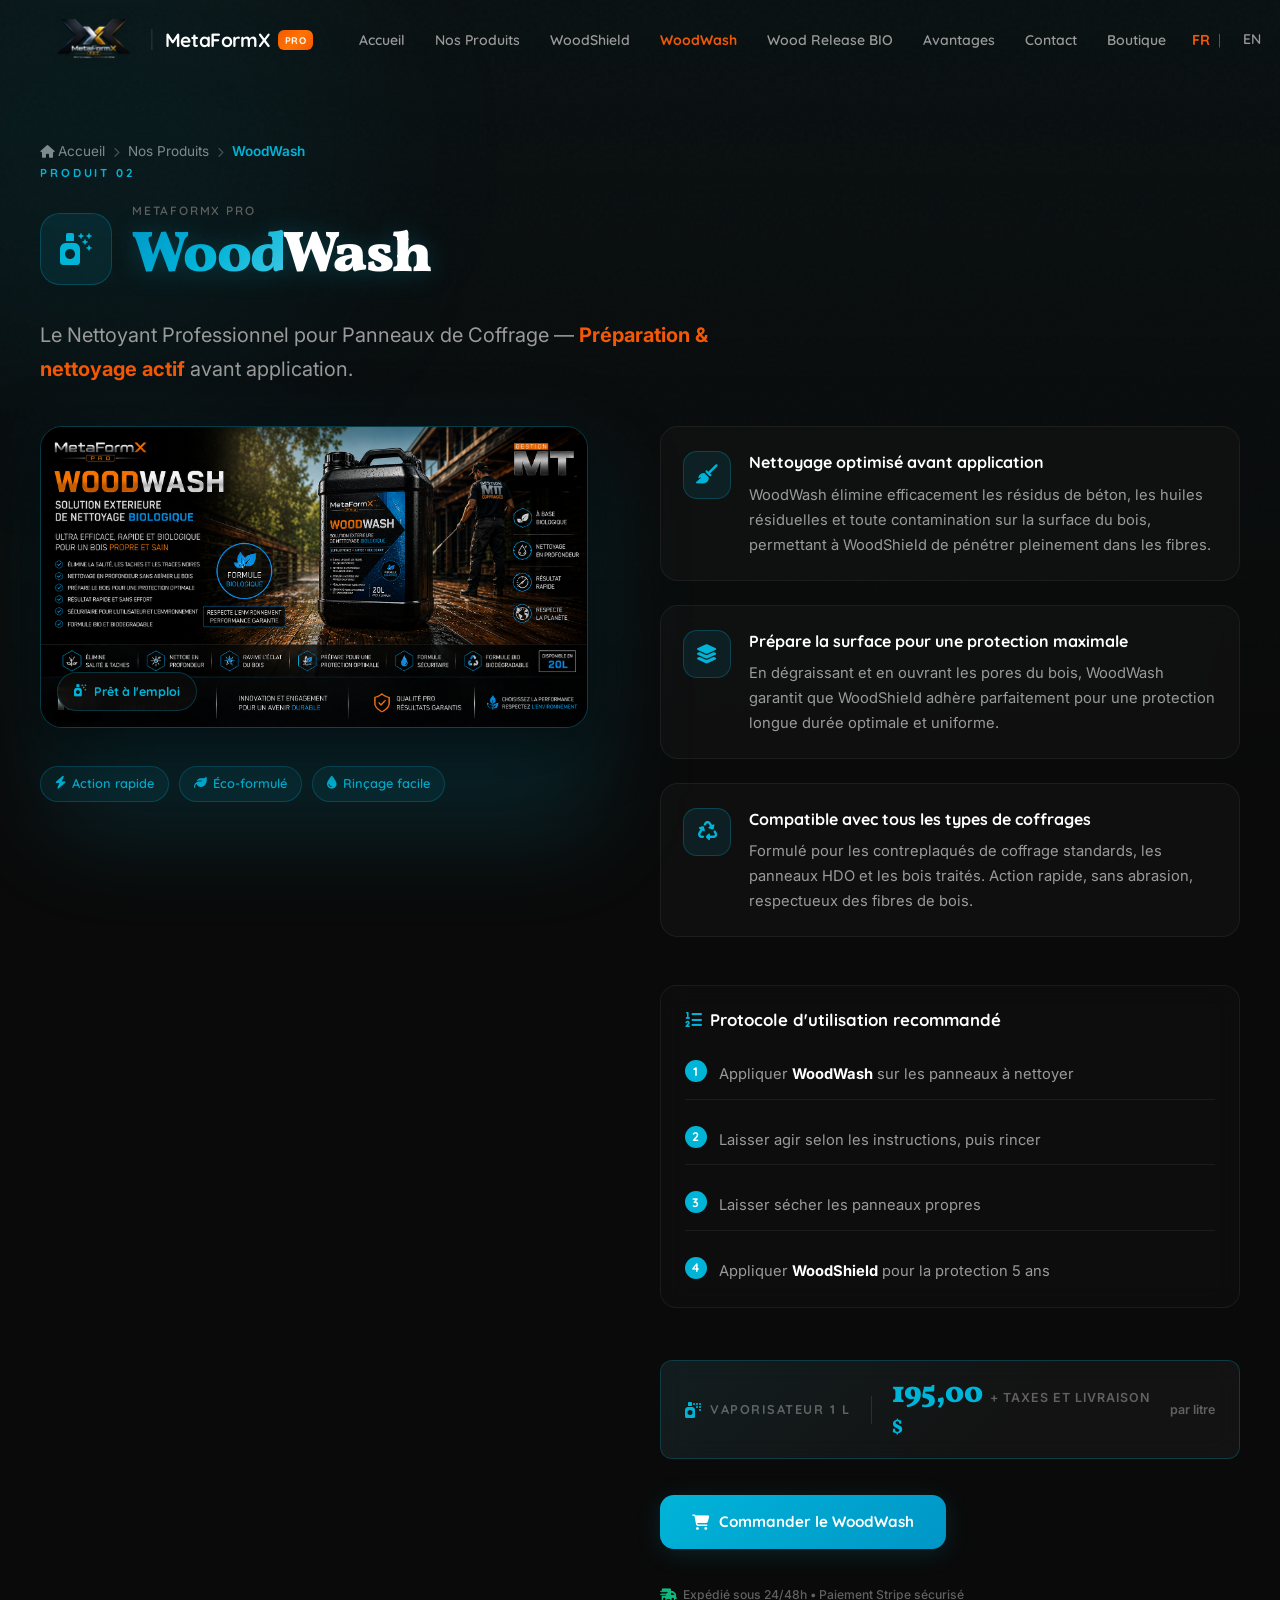
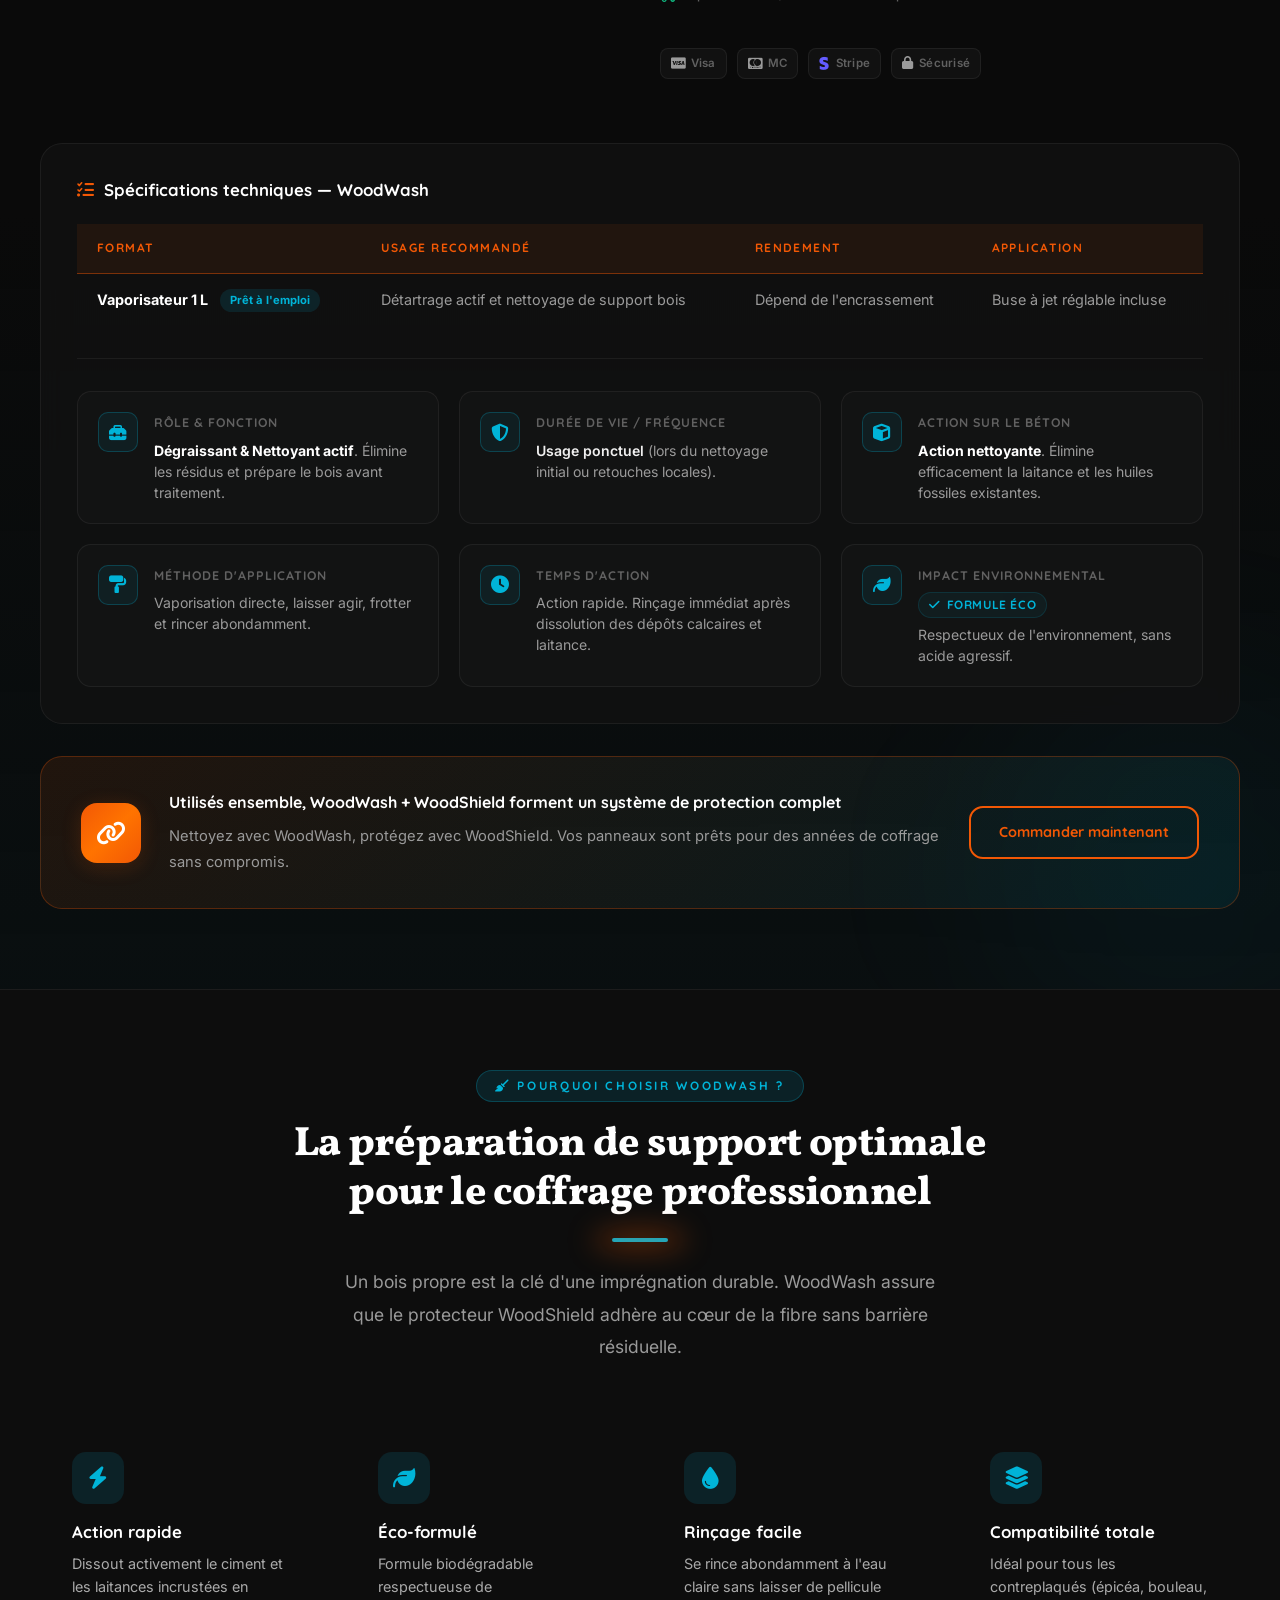
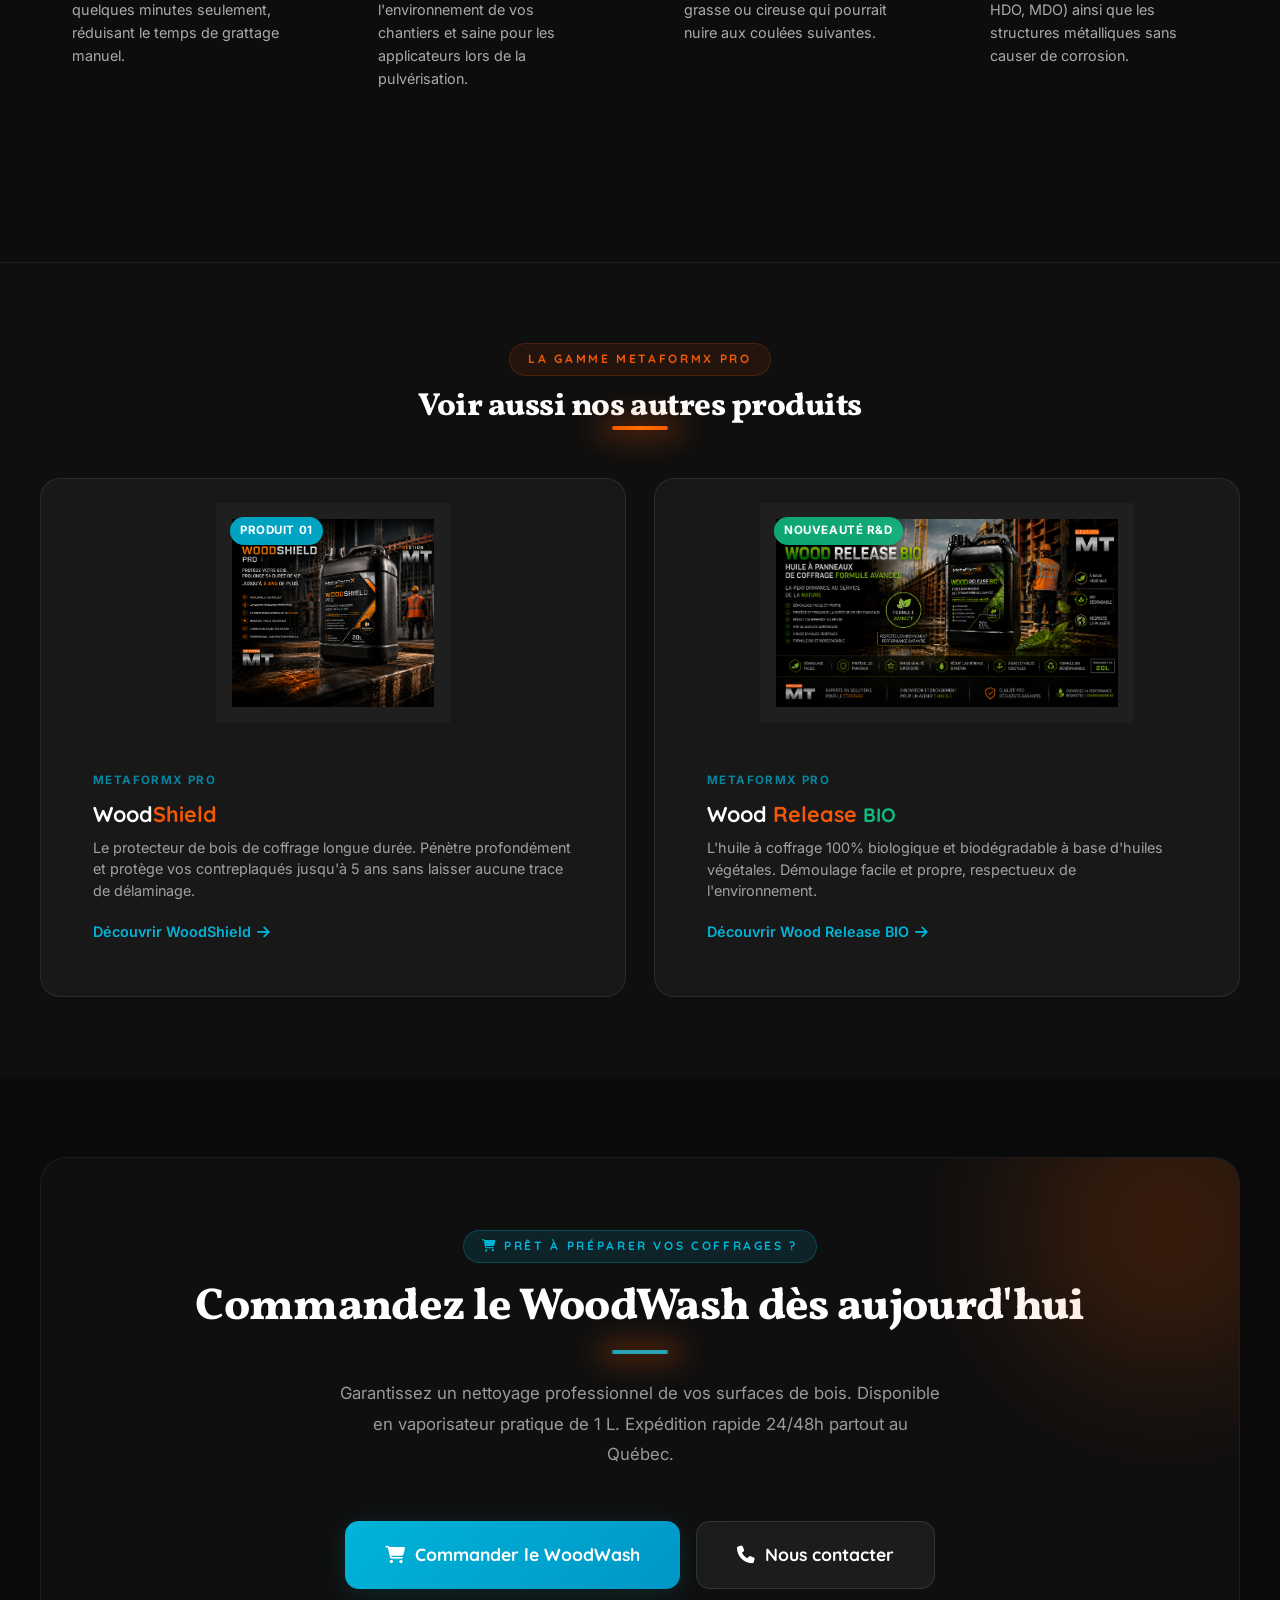
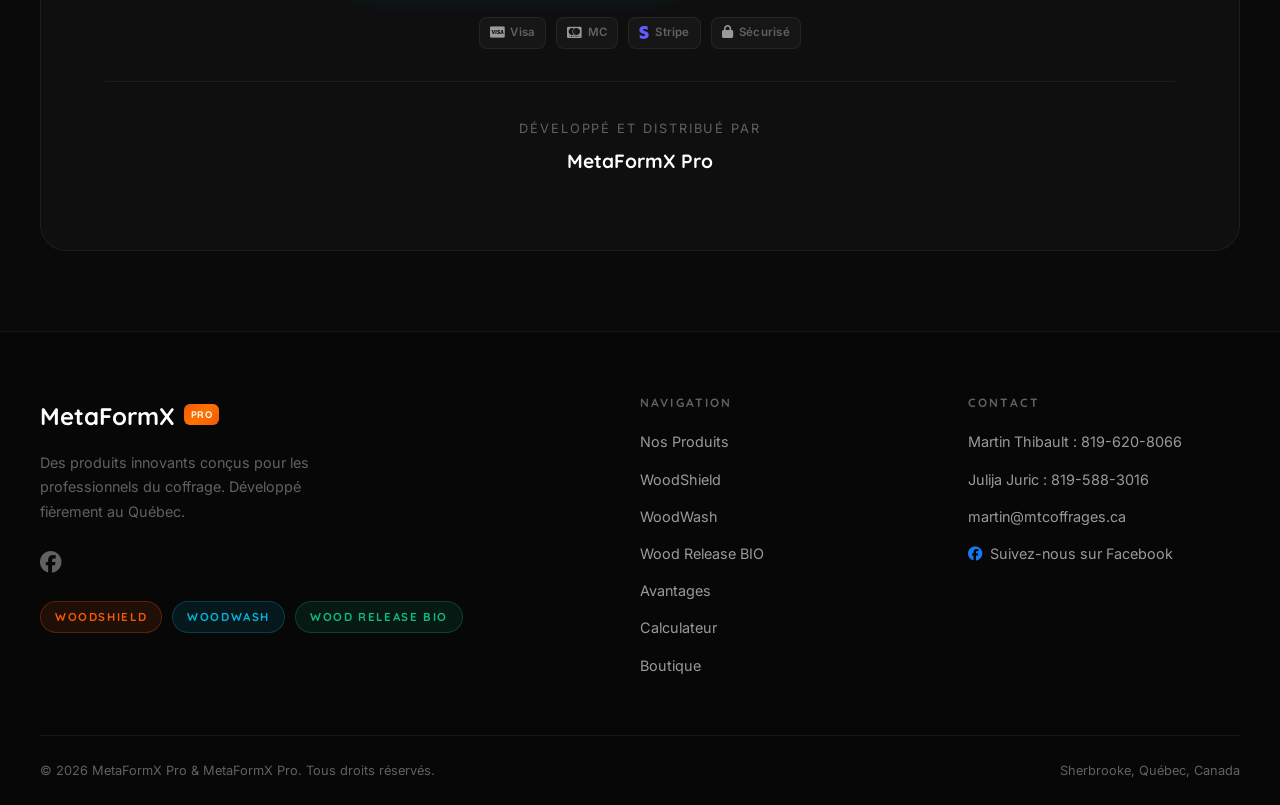
<file: produit-woodwash.html>
﻿<!DOCTYPE html>
<html lang="fr-CA">
<head>
    <meta charset="UTF-8">
    <meta name="viewport" content="width=device-width, initial-scale=1.0">
    <title>WoodWash — Nettoyant Professionnel pour Panneaux de Coffrage | MetaFormX Pro</title>

    <!-- Favicons -->
    <link rel="icon" href="favicon.png" type="image/png" sizes="32x32">
    <link rel="apple-touch-icon" href="apple-touch-icon.png">

    <!-- SEO Meta Tags -->
    <meta name="description" content="WoodWash par MetaFormX Pro : nettoyant professionnel prêt à l'emploi pour dégraisser et éliminer les résidus de béton sur vos panneaux de coffrage. Prépare la surface pour WoodShield.">
    <meta name="keywords" content="WoodWash, nettoyant coffrage, dégraissant coffrage, nettoyage béton, préparation bois coffrage, produits de béton, usine de préfabriqué, béton préfabriqué, agent de démoulage béton, MetaFormX Pro, MetaFormX Pro">
    <meta name="author" content="MetaFormX Pro">
    <meta name="robots" content="index, follow, max-image-preview:large">
    <link rel="canonical" href="https://metaformxpro.ca/produit-woodwash.html">
    <link rel="alternate" hreflang="fr" href="https://metaformxpro.ca/produit-woodwash.html">
    <link rel="alternate" hreflang="x-default" href="https://metaformxpro.ca/produit-woodwash.html">

    <!-- Open Graph -->
    <meta property="og:type" content="product">
    <meta property="og:url" content="https://metaformxpro.ca/produit-woodwash.html">
    <meta property="og:title" content="WoodWash — Nettoyant Coffrage Haute Performance | MetaFormX Pro">
    <meta property="og:description" content="Éliminez sans effort les résidus de béton incrustés. Prépare et dégraisse vos coffrages en bois avant l'application du protecteur WoodShield. Formule rapide et biodégradable.">
    <meta property="og:image" content="https://metaformxpro.ca/WoodWash%20descriptif%20Good.png">
    <meta property="og:site_name" content="MetaFormX Pro">
    <meta property="og:locale" content="fr_CA">

    <!-- Twitter Cards -->
    <meta name="twitter:card" content="summary_large_image">
    <meta name="twitter:title" content="WoodWash — Nettoyant Professionnel pour Coffrages">
    <meta name="twitter:description" content="Nettoyant actif pour coffrages en bois. Action rapide, éco-formulé, rinçage facile.">
    <meta name="twitter:image" content="https://metaformxpro.ca/WoodWash%20descriptif%20Good.png">

    <meta name="theme-color" content="#0fa8e0">

    <!-- JSON-LD Structured Data -->
    <script type="application/ld+json">
    {
      "@context": "https://schema.org",
      "@type": "Product",
      "name": "WoodWash",
      "image": "https://metaformxpro.ca/WoodWash%20descriptif%20Good.png",
      "description": "Nettoyant professionnel spécialisé pour panneaux de coffrage. Élimine laitance de béton, résidus et huiles pour préparer le support avant WoodShield.",
      "brand": {
        "@type": "Brand",
        "name": "MetaFormX Pro"
      },
      "offers": {
        "@type": "Offer",
        "price": "195.00",
        "priceCurrency": "CAD",
        "availability": "https://schema.org/InStock",
        "url": "https://metaformxpro.ca/boutique.html",
        "seller": {
          "@type": "Organization",
          "name": "MetaFormX Pro"
        }
      },
      "breadcrumb": {
        "@type": "BreadcrumbList",
        "itemListElement": [
          { "@type": "ListItem", "position": 1, "name": "Accueil", "item": "https://metaformxpro.ca/" },
          { "@type": "ListItem", "position": 2, "name": "Nos Produits", "item": "https://metaformxpro.ca/#produits" },
          { "@type": "ListItem", "position": 3, "name": "WoodWash", "item": "https://metaformxpro.ca/produit-woodwash.html" }
        ]
      }
    }
    </script>

    <!-- Fonts -->
    <link rel="preconnect" href="https://fonts.googleapis.com">
    <link rel="preconnect" href="https://fonts.gstatic.com" crossorigin>
    <link href="https://fonts.googleapis.com/css2?family=Inter:wght@300;400;500;600;700&family=Quicksand:wght@400;500;600;700&family=Vollkorn:ital,wght@0,400;0,700;0,900;1,400&display=swap" rel="stylesheet">

    <!-- FontAwesome -->
    <link rel="stylesheet" href="https://cdnjs.cloudflare.com/ajax/libs/font-awesome/6.4.0/css/all.min.css">

    <!-- Stylesheet -->
    <link rel="stylesheet" href="style.css">

    <!-- Page-specific styles -->
    <style>
        /* ── Active nav link ── */
        .nav-active {
            color: #f25805 !important;
            font-weight: 700;
        }

        /* ── Breadcrumb ── */
        .breadcrumb {
            padding: 100px 0 0;
            display: flex;
            align-items: center;
            gap: 8px;
            font-size: 0.85rem;
            color: rgba(255,255,255,0.5);
        }
        .breadcrumb a {
            color: rgba(255,255,255,0.5);
            text-decoration: none;
            transition: color .2s;
        }
        .breadcrumb a:hover { color: #00b4d8; }
        .breadcrumb .bc-sep { color: rgba(255,255,255,0.25); }
        .breadcrumb .bc-current { color: #00b4d8; font-weight: 600; }

        /* ── Product page hero wrapper ── */
        .product-page-hero {
            padding: 40px 0 80px;
        }
        .product-page-hero .prod-header {
            margin-bottom: 40px;
        }

        /* ── "Voir aussi" section ── */
        .voir-aussi {
            padding: 80px 0;
            background: rgba(255,255,255,0.02);
            border-top: 1px solid rgba(255,255,255,0.06);
        }
        .voir-aussi .section-header {
            text-align: center;
            margin-bottom: 48px;
        }
        .voir-aussi .section-tag {
            display: inline-block;
            margin-bottom: 12px;
        }
        .voir-aussi .section-title {
            font-size: clamp(1.5rem, 3vw, 2rem);
            margin-bottom: 0;
        }
        .voir-aussi-grid {
            display: grid;
            grid-template-columns: repeat(auto-fit, minmax(280px, 1fr));
            gap: 28px;
        }
        .voir-aussi-card {
            display: flex;
            flex-direction: column;
            background: rgba(255,255,255,0.04);
            border: 1px solid rgba(255,255,255,0.08);
            border-radius: 20px;
            overflow: hidden;
            text-decoration: none;
            color: inherit;
            transition: transform .3s, border-color .3s, box-shadow .3s;
        }
        .voir-aussi-card:hover {
            transform: translateY(-6px);
            border-color: rgba(0,180,216,0.4);
            box-shadow: 0 20px 60px rgba(0,180,216,0.12);
        }
        .voir-aussi-img-wrap {
            position: relative;
            height: 220px;
            overflow: hidden;
            background: rgba(255,255,255,0.03);
        }
        .voir-aussi-img-wrap img {
            width: 100%;
            height: 100%;
            object-fit: contain;
            padding: 16px;
            transition: transform .4s;
        }
        .voir-aussi-card:hover .voir-aussi-img-wrap img {
            transform: scale(1.06);
        }
        .voir-aussi-badge {
            position: absolute;
            top: 14px;
            left: 14px;
            background: rgba(0,180,216,0.9);
            color: #fff;
            font-size: 0.72rem;
            font-weight: 700;
            padding: 4px 10px;
            border-radius: 20px;
            letter-spacing: 0.05em;
            text-transform: uppercase;
        }
        .voir-aussi-body {
            padding: 24px 28px 28px;
            flex: 1;
            display: flex;
            flex-direction: column;
            gap: 10px;
        }
        .voir-aussi-num {
            font-size: 0.72rem;
            font-weight: 700;
            color: rgba(0,180,216,0.7);
            letter-spacing: 0.12em;
            text-transform: uppercase;
        }
        .voir-aussi-name {
            font-size: 1.35rem;
            font-weight: 700;
            font-family: 'Quicksand', sans-serif;
            margin: 0;
        }
        .voir-aussi-name .prod-primary-part { color: #fff; }
        .voir-aussi-name .prod-secondary-part { color: #f25805; }
        .voir-aussi-name .prod-tertiary-part {
            color: #10b981;
            font-size: 0.9em;
        }
        .voir-aussi-desc {
            font-size: 0.9rem;
            color: rgba(255,255,255,0.6);
            line-height: 1.5;
            flex: 1;
        }
        .voir-aussi-link {
            display: inline-flex;
            align-items: center;
            gap: 6px;
            font-size: 0.9rem;
            font-weight: 600;
            color: #00b4d8;
            margin-top: 8px;
            transition: gap .2s;
        }
        .voir-aussi-card:hover .voir-aussi-link { gap: 10px; }

        /* ── Hero image highlight glow (product page) ── */
        .pp-hero-glow {
            position: absolute;
            inset: -30px;
            background: radial-gradient(ellipse at 60% 50%, rgba(0,180,216,0.25) 0%, transparent 70%);
            z-index: 0;
            pointer-events: none;
        }

        /* Wash specific styles */
        .wash-benefit-chips {
            display: flex;
            flex-wrap: wrap;
            gap: 10px;
            margin-top: 18px;
        }
        .wchip {
            background: rgba(0, 180, 216, 0.08);
            border: 1px solid rgba(0, 180, 216, 0.25);
            color: #00b4d8;
            font-size: 0.8rem;
            font-weight: 600;
            padding: 6px 14px;
            border-radius: 20px;
            display: inline-flex;
            align-items: center;
            gap: 6px;
        }

        .prod-usage-steps {
            background: rgba(255, 255, 255, 0.015);
            border: 1px solid rgba(255,255,255,0.06);
            border-radius: 16px;
            padding: 24px;
            margin-top: 24px;
        }
        .steps-title {
            font-family: 'Quicksand', sans-serif;
            font-size: 1.05rem;
            font-weight: 700;
            color: #fff;
            margin: 0 0 16px;
            display: flex;
            align-items: center;
            gap: 8px;
        }
        .steps-title i { color: #00b4d8; }
        .step-item {
            display: flex;
            align-items: flex-start;
            gap: 12px;
            margin-bottom: 12px;
            font-size: 0.9rem;
            color: rgba(255,255,255,0.7);
        }
        .step-item:last-child { margin-bottom: 0; }
        .step-num {
            width: 22px; height: 22px;
            border-radius: 50%;
            background: #00b4d8;
            color: #fff;
            font-size: 0.78rem;
            font-weight: 700;
            display: flex;
            align-items: center;
            justify-content: center;
            flex-shrink: 0;
            margin-top: 2px;
        }
        .step-text strong { color: #fff; }

        /* ── Responsive tweaks ── */
        @media (max-width: 640px) {
            .breadcrumb { padding: 80px 0 0; font-size: 0.78rem; }
            .voir-aussi-grid { grid-template-columns: 1fr; }
        }
    </style>
</head>
<body>

    <!-- ═══════════════════════════════════════════
         HEADER / NAVIGATION
    ═══════════════════════════════════════════ -->
    <header class="site-header" id="site-header">
        <div class="header-inner">
            <a href="index.html" class="logo" id="logo-link">
                <img src="logo_no_bg-removebg-preview.png" alt="Location de Coffrages" class="logo-img-company">
                <span class="logo-sep">|</span>
                <span class="logo-brand">MetaFormX <span class="pro-badge">PRO</span></span>
            </a>

            <nav class="main-nav" id="main-nav" aria-label="Navigation principale">
                <ul>
                    <li><a href="index.html" id="nav-accueil">Accueil</a></li>
                    <li><a href="index.html#produits" id="nav-produits">Nos Produits</a></li>
                    <li><a href="produit-woodshield.html" id="nav-woodshield">WoodShield</a></li>
                    <li><a href="produit-woodwash.html" id="nav-woodwash" class="nav-active">WoodWash</a></li>
                    <li><a href="produit-wood-release-bio.html" id="nav-biopaneloil">Wood Release BIO</a></li>
                    <li><a href="index.html#avantages" id="nav-avantages">Avantages</a></li>
                    <li><a href="index.html#contact" id="nav-contact">Contact</a></li>
                    <li><a href="boutique.html" id="nav-boutique">Boutique</a></li>
                    <li class="lang-switcher">
                        <span class="lang-current">FR</span>
                        <span class="lang-sep">|</span>
                        <a href="index-en.html" class="lang-link" aria-label="Switch to English">EN</a>
                    </li>
                </ul>
            </nav>

            <a href="boutique.html" class="nav-cta-btn" id="header-cta">
                <i class="fa-solid fa-cart-shopping"></i> Commander
            </a>

            <button class="hamburger" id="hamburger" aria-label="Ouvrir le menu" aria-expanded="false">
                <span></span><span></span><span></span>
            </button>
        </div>
    </header>

    <!-- Mobile drawer -->
    <div class="mobile-drawer" id="mobile-drawer">
        <ul>
            <li><a href="index.html" class="mob-link">Accueil</a></li>
            <li><a href="index.html#produits" class="mob-link">Nos Produits</a></li>
            <li><a href="produit-woodshield.html" class="mob-link">WoodShield</a></li>
            <li><a href="produit-woodwash.html" class="mob-link">WoodWash</a></li>
            <li><a href="produit-wood-release-bio.html" class="mob-link">Wood Release BIO</a></li>
            <li><a href="index.html#avantages" class="mob-link">Avantages</a></li>
            <li><a href="index.html#contact" class="mob-link">Contact</a></li>
            <li><a href="boutique.html" class="mob-link">Boutique</a></li>
            <li><a href="boutique.html" class="mob-link mob-cta">Commander</a></li>
            <li class="mob-lang-switcher-row">
                <span class="mob-lang-current">FR</span>
                <span class="mob-lang-sep">|</span>
                <a href="index-en.html" class="mob-lang-link">EN</a>
            </li>
        </ul>
    </div>
    <div class="drawer-overlay" id="drawer-overlay"></div>

    <main>

        <!-- ═══════════════════════════════════════════
             HERO — WOODWASH PRODUCT PAGE
        ═══════════════════════════════════════════ -->
        <section class="product-section product-wash product-page-hero" id="woodwash-hero">
            <div class="prod-section-bg-shapes wash-bg">
                <div class="ps-shape ps-shape-w1"></div>
                <div class="ps-shape ps-shape-w2"></div>
            </div>

            <div class="container">

                <!-- Breadcrumb -->
                <nav class="breadcrumb" aria-label="Fil d'Ariane">
                    <a href="index.html"><i class="fa-solid fa-house" style="font-size:.8rem;"></i> Accueil</a>
                    <span class="bc-sep"><i class="fa-solid fa-chevron-right" style="font-size:.65rem;"></i></span>
                    <a href="index.html#produits">Nos Produits</a>
                    <span class="bc-sep"><i class="fa-solid fa-chevron-right" style="font-size:.65rem;"></i></span>
                    <span class="bc-current">WoodWash</span>
                </nav>

                <!-- Product Header -->
                <div class="prod-header aos-fade-up">
                    <div class="prod-number wash-prod-num">Produit 02</div>
                    <div class="prod-logo-line">
                        <div class="prod-icon-circle wash-circle">
                            <i class="fa-solid fa-spray-can-sparkles"></i>
                        </div>
                        <div>
                            <span class="prod-brand-pre">MetaFormX Pro</span>
                            <h1 class="prod-name wash-prod-name" id="woodwash-title">
                                <span class="prod-primary-part">Wood</span><span class="prod-secondary-part">Wash</span>
                            </h1>
                        </div>
                    </div>
                    <p class="prod-tagline-big">
                        Le Nettoyant Professionnel pour Panneaux de Coffrage —
                        <span class="text-orange">Préparation & nettoyage actif</span> avant application.
                    </p>
                </div>

                <!-- Product Showcase -->
                <div class="prod-showcase prod-showcase-rev">

                    <!-- Right: info (reversed in flex layout, but layout-grid-wise) -->
                    <div class="prod-info-col">

                        <!-- Key claims -->
                        <div class="prod-key-claim aos-fade-up" id="woodwash-claim1">
                            <div class="claim-icon wash-claim-icon"><i class="fa-solid fa-broom"></i></div>
                            <div>
                                <strong>Nettoyage optimisé avant application</strong>
                                <p>WoodWash élimine efficacement les résidus de béton, les huiles résiduelles et toute contamination sur la surface du bois, permettant à WoodShield de pénétrer pleinement dans les fibres.</p>
                            </div>
                        </div>

                        <div class="prod-key-claim aos-fade-up delay-1" id="woodwash-claim2">
                            <div class="claim-icon wash-claim-icon"><i class="fa-solid fa-layer-group"></i></div>
                            <div>
                                <strong>Prépare la surface pour une protection maximale</strong>
                                <p>En dégraissant et en ouvrant les pores du bois, WoodWash garantit que WoodShield adhère parfaitement pour une protection longue durée optimale et uniforme.</p>
                            </div>
                        </div>

                        <div class="prod-key-claim aos-fade-up delay-2" id="woodwash-claim3">
                            <div class="claim-icon wash-claim-icon"><i class="fa-solid fa-recycle"></i></div>
                            <div>
                                <strong>Compatible avec tous les types de coffrages</strong>
                                <p>Formulé pour les contreplaqués de coffrage standards, les panneaux HDO et les bois traités. Action rapide, sans abrasion, respectueux des fibres de bois.</p>
                            </div>
                        </div>

                        <!-- Protocol Steps -->
                        <div class="prod-usage-steps aos-fade-up delay-3" id="woodwash-steps">
                            <h4 class="steps-title"><i class="fa-solid fa-list-ol"></i> Protocole d'utilisation recommandé</h4>
                            <div class="step-item">
                                <div class="step-num">1</div>
                                <div class="step-text">Appliquer <strong>WoodWash</strong> sur les panneaux à nettoyer</div>
                            </div>
                            <div class="step-item">
                                <div class="step-num">2</div>
                                <div class="step-text">Laisser agir selon les instructions, puis rincer</div>
                            </div>
                            <div class="step-item">
                                <div class="step-num">3</div>
                                <div class="step-text">Laisser sécher les panneaux propres</div>
                            </div>
                            <div class="step-item">
                                <div class="step-num">4</div>
                                <div class="step-text">Appliquer <strong>WoodShield</strong> pour la protection 5 ans</div>
                            </div>
                        </div>

                        <!-- Price block -->
                        <div class="prod-price-block prod-price-wash aos-fade-up delay-4" id="woodwash-price">
                            <div class="ppb-format">
                                <i class="fa-solid fa-spray-can"></i> Vaporisateur 1 L
                            </div>
                            <div class="ppb-amount">
                                <span class="ppb-num">195,00 <span class="ppb-currency">$</span></span>
                                <span class="ppb-tax">+ taxes et livraison</span>
                            </div>
                            <div class="ppb-unit">par litre</div>
                        </div>

                        <!-- CTA -->
                        <a href="boutique.html?add=woodwash" class="btn btn-wash btn-prod aos-fade-up delay-4" id="woodwash-cta" style="background: linear-gradient(135deg, #00b4d8 0%, #0096c7 100%); border-color: #0096c7; color: #fff;">
                            <i class="fa-solid fa-cart-shopping"></i> Commander le WoodWash
                        </a>
                        <span class="btn-trust-subtext aos-fade-up delay-4">
                            <i class="fa-solid fa-truck-fast"></i> Expédié sous 24/48h • Paiement Stripe sécurisé
                        </span>

                        <!-- Payment badges -->
                        <div class="payment-badges">
                            <span class="payment-badge"><i class="fa-brands fa-cc-visa"></i> Visa</span>
                            <span class="payment-badge"><i class="fa-brands fa-cc-mastercard"></i> MC</span>
                            <span class="payment-badge stripe-badge"><i class="fa-brands fa-stripe-s"></i> Stripe</span>
                            <span class="payment-badge"><i class="fa-solid fa-lock"></i> Sécurisé</span>
                        </div>

                    </div>

                    <!-- Left: image -->
                    <div class="prod-img-col aos-fade-left" id="woodwash-img-col">
                        <div class="prod-img-glow wash-glow-img"></div>
                        <div class="prod-img-frame wash-img-frame" id="woodwash-img-frame">
                            <img src="WoodWash descriptif Good.png" loading="lazy"
                                 alt="MetaFormX Pro WoodWash — Nettoyant pour coffrage"
                                 class="prod-img" id="woodwash-main-img">
                            <div class="prod-img-tag wash-tag">
                                <i class="fa-solid fa-spray-can-sparkles"></i> Prêt à l'emploi
                            </div>
                        </div>
                        <div class="wash-benefit-chips">
                            <div class="wchip" id="wchip-1"><i class="fa-solid fa-bolt"></i> Action rapide</div>
                            <div class="wchip" id="wchip-2"><i class="fa-solid fa-leaf"></i> Éco-formulé</div>
                            <div class="wchip" id="wchip-3"><i class="fa-solid fa-droplet"></i> Rinçage facile</div>
                        </div>
                    </div>

                </div>

                <!-- Specs Table & Grid -->
                <div class="prod-specs-box aos-fade-up" id="woodwash-specs" style="margin-top: 32px; margin-bottom: 32px;">
                    <h3 class="specs-box-title"><i class="fa-solid fa-list-check"></i> Spécifications techniques — WoodWash</h3>
                    
                    <div class="specs-table-wrap" style="margin-bottom: 24px;">
                        <table class="specs-tbl" id="ww-specs-table">
                            <thead>
                                <tr>
                                    <th>Format</th>
                                    <th>Usage recommandé</th>
                                    <th>Rendement</th>
                                    <th>Application</th>
                                </tr>
                            </thead>
                            <tbody>
                                <tr>
                                    <td><strong>Vaporisateur 1 L</strong> <span class="popular-tag" style="background: rgba(0,180,216,0.12); color: var(--wash);">Prêt à l'emploi</span></td>
                                    <td>Détartrage actif et nettoyage de support bois</td>
                                    <td>Dépend de l'encrassement</td>
                                    <td>Buse à jet réglable incluse</td>
                                </tr>
                            </tbody>
                        </table>
                    </div>

                    <div class="technical-specs-grid">
                        <div class="tech-spec-item">
                            <div class="tech-spec-icon"><i class="fa-solid fa-toolbox"></i></div>
                            <div class="tech-spec-info">
                                <span class="tech-spec-label">Rôle & Fonction</span>
                                <span class="tech-spec-value"><strong>Dégraissant & Nettoyant actif</strong>. Élimine les résidus et prépare le bois avant traitement.</span>
                            </div>
                        </div>
                        <div class="tech-spec-item">
                            <div class="tech-spec-icon"><i class="fa-solid fa-shield-halved"></i></div>
                            <div class="tech-spec-info">
                                <span class="tech-spec-label">Durée de vie / Fréquence</span>
                                <span class="tech-spec-value"><span class="normal-perf">Usage ponctuel</span> (lors du nettoyage initial ou retouches locales).</span>
                            </div>
                        </div>
                        <div class="tech-spec-item">
                            <div class="tech-spec-icon"><i class="fa-solid fa-cube"></i></div>
                            <div class="tech-spec-info">
                                <span class="tech-spec-label">Action sur le Béton</span>
                                <span class="tech-spec-value"><strong>Action nettoyante</strong>. Élimine efficacement la laitance et les huiles fossiles existantes.</span>
                            </div>
                        </div>
                        <div class="tech-spec-item">
                            <div class="tech-spec-icon"><i class="fa-solid fa-paint-roller"></i></div>
                            <div class="tech-spec-info">
                                <span class="tech-spec-label">Méthode d'application</span>
                                <span class="tech-spec-value">Vaporisation directe, laisser agir, frotter et rincer abondamment.</span>
                            </div>
                        </div>
                        <div class="tech-spec-item">
                            <div class="tech-spec-icon"><i class="fa-solid fa-clock"></i></div>
                            <div class="tech-spec-info">
                                <span class="tech-spec-label">Temps d'action</span>
                                <span class="tech-spec-value">Action rapide. Rinçage immédiat après dissolution des dépôts calcaires et laitance.</span>
                            </div>
                        </div>
                        <div class="tech-spec-item">
                            <div class="tech-spec-icon"><i class="fa-solid fa-leaf"></i></div>
                            <div class="tech-spec-info">
                                <span class="tech-spec-label">Impact environnemental</span>
                                <span class="tech-spec-value"><span class="eco-badge badge-wash"><i class="fa-solid fa-check"></i> Formule Éco</span><br>Respectueux de l'environnement, sans acide agressif.</span>
                            </div>
                        </div>
                    </div>
                </div>

                <!-- Combo Banner -->
                <div class="combo-banner aos-fade-up" id="combo-banner">
                    <div class="combo-icon"><i class="fa-solid fa-link"></i></div>
                    <div class="combo-text">
                        <strong>Utilisés ensemble, WoodWash + WoodShield forment un système de protection complet</strong>
                        <p>Nettoyez avec WoodWash, protégez avec WoodShield. Vos panneaux sont prêts pour des années de coffrage sans compromis.</p>
                    </div>
                    <a href="boutique.html?add=woodshield" class="btn btn-combo" id="combo-cta">Commander maintenant</a>
                </div>

            </div>
        </section>

        <!-- ═══════════════════════════════════════════
             FULL DETAIL — BENEFITS & TECHNICAL INFO
        ═══════════════════════════════════════════ -->
        <section class="product-section" id="woodwash-detail" style="padding: 80px 0; background: rgba(255,255,255,0.015); border-top: 1px solid rgba(255,255,255,0.06);">
            <div class="container">

                <div class="section-header aos-fade-up" style="text-align:center; margin-bottom: 56px;">
                    <span class="section-tag" style="color: #00b4d8; background: rgba(0,180,216,0.12); border-color: rgba(0,180,216,0.25);"><i class="fa-solid fa-broom"></i> Pourquoi choisir WoodWash ?</span>
                    <h2 class="section-title">La préparation de support optimale<br>pour le coffrage professionnel</h2>
                    <div class="title-rule" style="background: #00b4d8;"></div>
                    <p class="section-desc">Un bois propre est la clé d'une imprégnation durable. WoodWash assure que le protecteur WoodShield adhère au cœur de la fibre sans barrière résiduelle.</p>
                </div>

                <!-- Detail cards grid -->
                <div style="display: grid; grid-template-columns: repeat(auto-fit, minmax(260px, 1fr)); gap: 24px; margin-bottom: 60px;">

                    <div class="glass-card aos-fade-up" style="padding: 32px; border-radius: 18px;">
                        <div style="width:52px; height:52px; border-radius:14px; background: rgba(0,180,216,0.12); display:flex; align-items:center; justify-content:center; margin-bottom:18px;">
                            <i class="fa-solid fa-bolt" style="font-size:1.4rem; color:#00b4d8;"></i>
                        </div>
                        <h3 style="font-size:1.05rem; font-weight:700; margin-bottom:10px;">Action rapide</h3>
                        <p style="font-size:0.9rem; color:rgba(255,255,255,0.65); line-height:1.6;">Dissout activement le ciment et les laitances incrustées en quelques minutes seulement, réduisant le temps de grattage manuel.</p>
                    </div>

                    <div class="glass-card aos-fade-up delay-1" style="padding: 32px; border-radius: 18px;">
                        <div style="width:52px; height:52px; border-radius:14px; background: rgba(0,180,216,0.12); display:flex; align-items:center; justify-content:center; margin-bottom:18px;">
                            <i class="fa-solid fa-leaf" style="font-size:1.4rem; color:#00b4d8;"></i>
                        </div>
                        <h3 style="font-size:1.05rem; font-weight:700; margin-bottom:10px;">Éco-formulé</h3>
                        <p style="font-size:0.9rem; color:rgba(255,255,255,0.65); line-height:1.6;">Formule biodégradable respectueuse de l'environnement de vos chantiers et saine pour les applicateurs lors de la pulvérisation.</p>
                    </div>

                    <div class="glass-card aos-fade-up delay-2" style="padding: 32px; border-radius: 18px;">
                        <div style="width:52px; height:52px; border-radius:14px; background: rgba(0,180,216,0.12); display:flex; align-items:center; justify-content:center; margin-bottom:18px;">
                            <i class="fa-solid fa-droplet" style="font-size:1.4rem; color:#00b4d8;"></i>
                        </div>
                        <h3 style="font-size:1.05rem; font-weight:700; margin-bottom:10px;">Rinçage facile</h3>
                        <p style="font-size:0.9rem; color:rgba(255,255,255,0.65); line-height:1.6;">Se rince abondamment à l'eau claire sans laisser de pellicule grasse ou cireuse qui pourrait nuire aux coulées suivantes.</p>
                    </div>

                    <div class="glass-card aos-fade-up delay-3" style="padding: 32px; border-radius: 18px;">
                        <div style="width:52px; height:52px; border-radius:14px; background: rgba(0,180,216,0.12); display:flex; align-items:center; justify-content:center; margin-bottom:18px;">
                            <i class="fa-solid fa-layer-group" style="font-size:1.4rem; color:#00b4d8;"></i>
                        </div>
                        <h3 style="font-size:1.05rem; font-weight:700; margin-bottom:10px;">Compatibilité totale</h3>
                        <p style="font-size:0.9rem; color:rgba(255,255,255,0.65); line-height:1.6;">Idéal pour tous les contreplaqués (épicéa, bouleau, HDO, MDO) ainsi que les structures métalliques sans causer de corrosion.</p>
                    </div>

                </div>

            </div>
        </section>

        <!-- ═══════════════════════════════════════════
             VOIR AUSSI — OTHER PRODUCTS
        ═══════════════════════════════════════════ -->
        <section class="voir-aussi" id="voir-aussi">
            <div class="container">
                <div class="section-header aos-fade-up">
                    <span class="section-tag">La gamme MetaFormX Pro</span>
                    <h2 class="section-title">Voir aussi nos autres produits</h2>
                    <div class="title-rule"></div>
                </div>

                <div class="voir-aussi-grid">

                    <!-- WoodShield Card -->
                    <a href="produit-woodshield.html" class="voir-aussi-card aos-fade-up">
                        <div class="voir-aussi-img-wrap">
                            <img src="wood shield presentation good.png" loading="lazy" alt="MetaFormX Pro WoodShield — Protecteur pour coffrage">
                            <span class="voir-aussi-badge">Produit 01</span>
                        </div>
                        <div class="voir-aussi-body">
                            <div class="voir-aussi-num">MetaFormX Pro</div>
                            <h3 class="voir-aussi-name">
                                <span class="prod-primary-part">Wood</span><span class="prod-secondary-part">Shield</span>
                            </h3>
                            <p class="voir-aussi-desc">Le protecteur de bois de coffrage longue durée. Pénètre profondément et protège vos contreplaqués jusqu'à 5 ans sans laisser aucune trace de délaminage.</p>
                            <span class="voir-aussi-link">Découvrir WoodShield <i class="fa-solid fa-arrow-right"></i></span>
                        </div>
                    </a>

                    <!-- Wood Release BIO Card -->
                    <a href="produit-wood-release-bio.html" class="voir-aussi-card aos-fade-up delay-2">
                        <div class="voir-aussi-img-wrap">
                            <img src="Wood release bio good.png" loading="lazy" alt="MetaFormX Pro Wood Release BIO — Huile à coffrage biologique">
                            <span class="voir-aussi-badge" style="background: rgba(16,185,129,0.9);">Nouveauté R&D</span>
                        </div>
                        <div class="voir-aussi-body">
                            <div class="voir-aussi-num">MetaFormX Pro</div>
                            <h3 class="voir-aussi-name">
                                <span class="prod-primary-part">Wood</span> <span class="prod-secondary-part">Release</span> <span class="prod-tertiary-part">BIO</span>
                            </h3>
                            <p class="voir-aussi-desc">L'huile à coffrage 100% biologique et biodégradable à base d'huiles végétales. Démoulage facile et propre, respectueux de l'environnement.</p>
                            <span class="voir-aussi-link">Découvrir Wood Release BIO <i class="fa-solid fa-arrow-right"></i></span>
                        </div>
                    </a>

                </div>
            </div>
        </section>

        <!-- ═══════════════════════════════════════════
             FINAL CTA SECTION
        ═══════════════════════════════════════════ -->
        <section class="contact-section" id="woodwash-final-cta" style="padding: 80px 0;">
            <div class="container">
                <div class="contact-card aos-fade-up" style="text-align:center;">
                    <div class="contact-header">
                        <span class="section-tag" style="color: #00b4d8; background: rgba(0,180,216,0.12); border-color: rgba(0,180,216,0.25);"><i class="fa-solid fa-cart-shopping"></i> Prêt à préparer vos coffrages ?</span>
                        <h2 class="contact-title" style="margin-bottom:16px;">Commandez le WoodWash dès aujourd'hui</h2>
                        <div class="title-rule" style="background: #00b4d8;"></div>
                        <p class="contact-desc">
                            Garantissez un nettoyage professionnel de vos surfaces de bois. Disponible en vaporisateur pratique de 1 L.
                            Expédition rapide 24/48h partout au Québec.
                        </p>
                    </div>

                    <div style="display:flex; flex-wrap:wrap; gap:16px; justify-content:center; margin-bottom:28px;">
                        <a href="boutique.html?add=woodwash" class="btn btn-wash" style="font-size:1.1rem; padding: 18px 40px; background: linear-gradient(135deg, #00b4d8 0%, #0096c7 100%); border-color: #0096c7; color: #fff;">
                            <i class="fa-solid fa-cart-shopping"></i> Commander le WoodWash
                        </a>
                        <a href="index.html#contact" class="btn btn-ghost" style="font-size:1.1rem; padding: 18px 40px;">
                            <i class="fa-solid fa-phone"></i> Nous contacter
                        </a>
                    </div>

                    <div class="payment-badges" style="justify-content:center;">
                        <span class="payment-badge"><i class="fa-brands fa-cc-visa"></i> Visa</span>
                        <span class="payment-badge"><i class="fa-brands fa-cc-mastercard"></i> MC</span>
                        <span class="payment-badge stripe-badge"><i class="fa-brands fa-stripe-s"></i> Stripe</span>
                        <span class="payment-badge"><i class="fa-solid fa-lock"></i> Sécurisé</span>
                    </div>

                    <div class="contact-footer-brand" id="contact-brand" style="margin-top:32px;">
                        <span>Développé et distribué par</span>
                        <strong>MetaFormX Pro</strong>
                    </div>
                </div>
            </div>
        </section>

    </main>

    <!-- ═══════════════════════════════════════════
         FOOTER
    ═══════════════════════════════════════════ -->
    <footer class="site-footer">
        <div class="container footer-inner">
            <div class="footer-top">
                <div class="footer-brand">
                    <div class="footer-logo-text">MetaFormX <span class="pro-badge">PRO</span></div>
                    <p>Des produits innovants conçus pour les professionnels du coffrage. Développé fièrement au Québec.</p>
                    <div class="footer-social-links">
                        <a href="https://www.facebook.com/profile.php?id=61590690777634" target="_blank" rel="noopener" aria-label="Facebook"><i class="fa-brands fa-facebook"></i></a>
                    </div>
                    <div class="footer-products-tags">
                        <span class="ftag ftag-shield">WoodShield</span>
                        <span class="ftag ftag-wash">WoodWash</span>
                        <span class="ftag ftag-bio">Wood Release BIO</span>
                    </div>
                </div>

                <div class="footer-nav-col">
                    <h4>Navigation</h4>
                    <ul>
                        <li><a href="#produits">Nos Produits</a></li>
                        <li><a href="#woodshield">WoodShield</a></li>
                        <li><a href="#woodwash">WoodWash</a></li>
                        <li><a href="#biopaneloil">Wood Release BIO</a></li>
                        <li><a href="#avantages">Avantages</a></li>
                        <li><a href="#calculateur">Calculateur</a></li>
                        <li><a href="boutique.html">Boutique</a></li>
                    </ul>
                </div>

                <div class="footer-nav-col">
                    <h4>Contact</h4>
                    <ul>
                        <li><a href="tel:8196208066">Martin Thibault : 819-620-8066</a></li>
                        <li><a href="tel:8195883016">Julija Juric : 819-588-3016</a></li>
                        <li><a href="mailto:martin@mtcoffrages.ca">martin@mtcoffrages.ca</a></li>
                        <li><a href="https://www.facebook.com/profile.php?id=61590690777634" target="_blank" rel="noopener"><i class="fa-brands fa-facebook" style="color: #1877F2; margin-right: 8px;"></i>Suivez-nous sur Facebook</a></li>
                    </ul>
                </div>
            </div>

            <div class="footer-bottom">
                <span>&copy; 2026 MetaFormX Pro &amp; MetaFormX Pro. Tous droits réservés.</span>
                <span>Sherbrooke, Québec, Canada</span>
            </div>
        </div>
    </footer>

    <script src="script.js"></script>
</body>
</html>
</file>
<file: style.css>
/* ================================================================
   MetaFormX Pro — WoodShield & WoodWash
   Premium Dark Theme | Version 3.0 — Product-Focused Layout
   ================================================================ */

/* ────────────────────────────────────────────────────────────────
   0. CSS CUSTOM PROPERTIES
   ──────────────────────────────────────────────────────────────── */
:root {
  /* Backgrounds */
  --bg-body:        #0a0a0a;
  --bg-dark:        #0e0e0e;
  --bg-card:        rgba(18, 18, 18, 0.82);
  --bg-card-solid:  #111111;
  --bg-glass:       rgba(20, 20, 20, 0.60);
  --bg-header:      rgba(8, 8, 8, 0.88);

  /* Primary Orange */
  --orange:         #f25805;
  --orange-h:       #ff7300;
  --orange-l:       #ff9040;
  --orange-dk:      #c94700;
  --orange-glow:    rgba(242, 88, 5, 0.35);
  --orange-glow-sm: rgba(242, 88, 5, 0.18);
  --orange-glow-lg: rgba(242, 88, 5, 0.55);
  --orange-grad:    linear-gradient(135deg, #f25805 0%, #ff7300 50%, #f25805 100%);

  /* WoodWash Accent — teal/blue */
  --wash:           #00b4d8;
  --wash-h:         #0096c7;
  --wash-glow:      rgba(0, 180, 216, 0.30);
  --wash-glow-sm:   rgba(0, 180, 216, 0.15);
  --wash-grad:      linear-gradient(135deg, #0096c7 0%, #00b4d8 50%, #48cae4 100%);

  /* Eco Green */
  --green:          #10b981;
  --green-h:        #34d399;
  --green-glow:     rgba(16, 185, 129, 0.28);
  --green-glow-sm:  rgba(16, 185, 129, 0.15);
  --green-grad:     linear-gradient(135deg, #059669 0%, #10b981 50%, #34d399 100%);
  --border-green:   rgba(16, 185, 129, 0.25);

  /* Gold */
  --gold:           #e6b800;
  --gold-glow:      rgba(230, 184, 0, 0.28);

  /* Text */
  --text-primary:   #f0f0f0;
  --text-secondary: #9a9a9a;
  --text-muted:     #616161;
  --text-bright:    #ffffff;

  /* Borders */
  --border-subtle:  rgba(255, 255, 255, 0.06);
  --border-medium:  rgba(255, 255, 255, 0.11);
  --border-orange:  rgba(242, 88, 5, 0.28);
  --border-wash:    rgba(0, 180, 216, 0.25);

  /* Shadows */
  --shadow-sm:  0 2px 10px rgba(0,0,0,0.35);
  --shadow-md:  0 8px 32px rgba(0,0,0,0.45);
  --shadow-lg:  0 20px 64px rgba(0,0,0,0.55);
  --shadow-xl:  0 32px 96px rgba(0,0,0,0.65);

  /* Typography */
  --font-body:    'Inter', -apple-system, BlinkMacSystemFont, 'Segoe UI', sans-serif;
  --font-head:    'Quicksand', 'Inter', sans-serif;
  --font-display: 'Vollkorn', 'Georgia', serif;

  /* Layout */
  --max-w:       1340px;
  --header-h:    80px;
  --radius-card: 22px;
  --radius-sm:   12px;
  --radius-btn:  14px;
  --section-py:  130px;

  /* Easing */
  --ease:        cubic-bezier(0.25, 0.46, 0.45, 0.94);
  --ease-bounce: cubic-bezier(0.34, 1.56, 0.64, 1.0);
  --ease-out:    cubic-bezier(0.0, 0.0, 0.2, 1.0);
  --ease-prem:   cubic-bezier(0.16, 1, 0.3, 1);

  /* Z-Index */
  --z-base:   1;
  --z-card:   10;
  --z-header: 1000;
  --z-drawer: 1100;
}


/* ────────────────────────────────────────────────────────────────
   1. RESET & BASE
   ──────────────────────────────────────────────────────────────── */
*, *::before, *::after {
  margin: 0;
  padding: 0;
  box-sizing: border-box;
}

html {
  scroll-behavior: smooth;
  font-size: 16px;
  overflow-x: hidden;
  -webkit-font-smoothing: antialiased;
  -moz-osx-font-smoothing: grayscale;
}

body {
  font-family: var(--font-body);
  background-color: var(--bg-body);
  color: var(--text-primary);
  line-height: 1.7;
  overflow-x: hidden;
  min-height: 100vh;
}

body::before {
  content: '';
  position: fixed;
  inset: 0;
  background-image: url("data:image/svg+xml,%3Csvg viewBox='0 0 256 256' xmlns='http://www.w3.org/2000/svg'%3E%3Cfilter id='n'%3E%3CfeTurbulence type='fractalNoise' baseFrequency='0.9' numOctaves='4' stitchTiles='stitch'/%3E%3C/filter%3E%3Crect width='100%25' height='100%25' filter='url(%23n)' opacity='0.025'/%3E%3C/svg%3E");
  pointer-events: none;
  z-index: 0;
}

img { max-width: 100%; height: auto; display: block; }
a   { color: var(--orange); text-decoration: none; transition: color .2s var(--ease); }
a:hover { color: var(--orange-h); }
ul, ol { list-style: none; }
button { cursor: pointer; font-family: var(--font-head); border: none; outline: none; background: none; }
input, textarea, select { font-family: var(--font-body); outline: none; border: none; }

::selection { background: var(--orange); color: #fff; }

::-webkit-scrollbar { width: 7px; }
::-webkit-scrollbar-track { background: #080808; }
::-webkit-scrollbar-thumb { background: rgba(242,88,5,.35); border-radius: 4px; }
::-webkit-scrollbar-thumb:hover { background: var(--orange); }


/* ────────────────────────────────────────────────────────────────
   2. TYPOGRAPHY
   ──────────────────────────────────────────────────────────────── */
h1,h2,h3,h4,h5,h6 { font-family: var(--font-head); font-weight: 700; line-height: 1.2; color: var(--text-bright); }
h1 { font-family: var(--font-display); font-size: clamp(2.8rem, 5.5vw, 4.5rem); font-weight: 900; letter-spacing: -.03em; }
h2 { font-size: clamp(1.9rem, 3.2vw, 2.9rem); letter-spacing: -.015em; }
h3 { font-size: clamp(1.2rem, 2vw, 1.65rem); }
h4 { font-size: 1.1rem; }
p  { font-size: 1.05rem; color: var(--text-secondary); line-height: 1.8; }

.text-orange { color: var(--orange); }
.text-wash   { color: var(--wash); }


/* ────────────────────────────────────────────────────────────────
   3. UTILITIES & CONTAINERS
   ──────────────────────────────────────────────────────────────── */
.container {
  width: 100%;
  max-width: var(--max-w);
  margin: 0 auto;
  padding: 0 40px;
}

.section-tag {
  display: inline-block;
  font-family: var(--font-head);
  font-size: .75rem;
  font-weight: 700;
  text-transform: uppercase;
  letter-spacing: .22em;
  color: var(--orange);
  background: rgba(242,88,5,.09);
  border: 1px solid rgba(242,88,5,.18);
  border-radius: 50px;
  padding: 5px 18px;
  margin-bottom: 18px;
}

.section-header {
  text-align: center;
  margin-bottom: 72px;
}

.section-title {
  font-family: var(--font-display);
  font-size: clamp(1.9rem, 3.2vw, 2.9rem);
  font-weight: 800;
  color: var(--text-bright);
  margin-bottom: 20px;
}

.title-rule {
  width: 56px;
  height: 4px;
  background: var(--orange-grad);
  border-radius: 2px;
  margin: 0 auto 24px;
  position: relative;
}
.title-rule::after {
  content: '';
  position: absolute;
  inset: -8px -20px;
  background: var(--orange-glow);
  filter: blur(14px);
  border-radius: 50%;
}

.section-desc {
  font-size: 1.1rem;
  color: var(--text-secondary);
  max-width: 620px;
  margin: 0 auto;
  line-height: 1.85;
}


/* ────────────────────────────────────────────────────────────────
   4. KEYFRAME ANIMATIONS
   ──────────────────────────────────────────────────────────────── */
@keyframes pulseGlow {
  0%,100% { box-shadow: 0 0 20px var(--orange-glow-sm); }
  50%      { box-shadow: 0 0 40px var(--orange-glow), 0 0 80px rgba(242,88,5,.12); }
}
@keyframes floatY {
  0%,100% { transform: translateY(0) rotate(-2deg); }
  50%      { transform: translateY(-12px) rotate(2deg); }
}
@keyframes scrollWheel {
  0% { opacity: 1; transform: translateY(0); }
  100% { opacity: 0; transform: translateY(12px); }
}
@keyframes shimmer {
  0%   { background-position: -200% 0; }
  100% { background-position: 200% 0; }
}
@keyframes rotateGlow {
  0%   { transform: rotate(0deg); }
  100% { transform: rotate(360deg); }
}
@keyframes breathe {
  0%,100% { opacity: .4; transform: scale(.95); }
  50%      { opacity: .7; transform: scale(1.05); }
}
@keyframes fadeInUp {
  from { opacity: 0; transform: translateY(40px); }
  to   { opacity: 1; transform: translateY(0); }
}
@keyframes ctaPulse {
  0%,100% { box-shadow: 0 4px 20px rgba(242,88,5,.35); }
  50%      { box-shadow: 0 4px 44px rgba(242,88,5,.65), 0 0 80px rgba(242,88,5,.18); }
}


/* ────────────────────────────────────────────────────────────────
   5. SCROLL-TRIGGERED AOS
   ──────────────────────────────────────────────────────────────── */
.aos-fade-up,
.aos-fade-right,
.aos-fade-left {
  opacity: 0;
  transition: opacity .85s var(--ease-prem), transform .85s var(--ease-prem);
}
.aos-fade-up    { transform: translateY(48px); }
.aos-fade-right { transform: translateX(-50px); }
.aos-fade-left  { transform: translateX(50px); }

.aos-fade-up.visible,
.aos-fade-right.visible,
.aos-fade-left.visible {
  opacity: 1;
  transform: translate(0);
}

.delay-1 { transition-delay: .12s; }
.delay-2 { transition-delay: .22s; }
.delay-3 { transition-delay: .34s; }
.delay-4 { transition-delay: .46s; }
.delay-5 { transition-delay: .58s; }


/* ────────────────────────────────────────────────────────────────
   6. BUTTONS
   ──────────────────────────────────────────────────────────────── */
.btn {
  display: inline-flex;
  align-items: center;
  gap: 10px;
  font-family: var(--font-head);
  font-size: .95rem;
  font-weight: 700;
  padding: 14px 32px;
  border-radius: var(--radius-btn);
  cursor: pointer;
  transition: all .3s var(--ease);
  border: none;
  text-decoration: none;
  white-space: nowrap;
  position: relative;
  overflow: hidden;
  z-index: 1;
}

.btn::before {
  content: '';
  position: absolute;
  top: 0; left: -150%;
  width: 50%;
  height: 100%;
  background: linear-gradient(90deg, transparent, rgba(255, 255, 255, 0.22), transparent);
  transform: skewX(-20deg);
  pointer-events: none;
  z-index: -1;
}

.btn:hover::before {
  animation: btnShimmer 1.5s infinite ease-in-out;
}

@keyframes btnShimmer {
  0% { left: -150%; }
  50% { left: 150%; }
  100% { left: 150%; }
}

.btn-primary {
  background: var(--orange-grad);
  color: #fff;
  box-shadow: 0 4px 24px var(--orange-glow-sm);
}
.btn-primary:hover {
  transform: translateY(-3px);
  box-shadow: 0 8px 32px var(--orange-glow), 0 0 20px var(--orange-glow);
  color: #fff;
  background: linear-gradient(135deg, #ff7300 0%, #f25805 100%);
}

.btn-ghost {
  background: rgba(255,255,255,.05);
  color: var(--text-bright);
  border: 1px solid var(--border-medium);
  backdrop-filter: blur(12px);
}
.btn-ghost:hover {
  background: rgba(255,255,255,.1);
  border-color: var(--border-orange);
  transform: translateY(-3px);
  color: var(--text-bright);
}

.btn-wash {
  background: var(--wash-grad);
  color: #fff;
  box-shadow: 0 4px 24px var(--wash-glow-sm);
}
.btn-wash:hover {
  transform: translateY(-3px);
  box-shadow: 0 8px 32px var(--wash-glow), 0 0 20px var(--wash-glow);
  color: #fff;
}

.btn-bio {
  background: var(--green-grad);
  color: #fff;
  box-shadow: 0 4px 24px var(--green-glow-sm);
}
.btn-bio:hover {
  transform: translateY(-3px);
  box-shadow: 0 8px 32px var(--green-glow), 0 0 20px var(--green-glow);
  color: #fff;
}

.btn-trust-subtext {
  display: inline-flex;
  align-items: center;
  gap: 6px;
  font-size: 0.76rem;
  font-weight: 500;
  color: var(--text-muted);
  margin-top: 12px;
  margin-bottom: 4px;
}
.btn-trust-subtext i {
  color: var(--green);
  font-size: 0.85rem;
}

.btn-combo {
  background: transparent;
  border: 2px solid var(--orange);
  color: var(--orange);
  font-family: var(--font-head);
  font-size: .9rem;
  font-weight: 700;
  padding: 12px 28px;
  border-radius: var(--radius-btn);
  cursor: pointer;
  transition: all .3s var(--ease);
  white-space: nowrap;
  text-decoration: none;
  display: inline-flex;
  align-items: center;
}
.btn-combo:hover {
  background: var(--orange);
  color: #fff;
  transform: translateY(-2px);
  box-shadow: 0 4px 24px var(--orange-glow);
}

.btn-prod { margin-top: 8px; align-self: flex-start; }
.btn-full { width: 100%; justify-content: center; }


/* ────────────────────────────────────────────────────────────────
   7. HEADER / NAVIGATION
   ──────────────────────────────────────────────────────────────── */
.site-header {
  position: fixed;
  top: 0; left: 0; width: 100%;
  z-index: var(--z-header);
  height: var(--header-h);
  transition: background .35s var(--ease), box-shadow .35s var(--ease), backdrop-filter .35s var(--ease);
}

.site-header.scrolled {
  background: var(--bg-header);
  backdrop-filter: blur(24px) saturate(180%);
  -webkit-backdrop-filter: blur(24px) saturate(180%);
  box-shadow: 0 1px 0 var(--border-subtle), 0 8px 32px rgba(0,0,0,.4);
  border-bottom: 1px solid var(--border-subtle);
}

.header-inner {
  max-width: var(--max-w);
  margin: 0 auto;
  padding: 0 48px;
  height: 100%;
  display: flex;
  align-items: center;
  justify-content: space-between;
  gap: 32px;
}

/* Logo */
.logo {
  display: flex;
  align-items: center;
  gap: 10px;
  text-decoration: none;
  flex-shrink: 0;
}
.logo-company {
  font-family: var(--font-head);
  font-size: .75rem;
  font-weight: 600;
  color: var(--text-secondary);
  text-transform: uppercase;
  letter-spacing: .1em;
}
.logo-img-company {
  height: 42px;
  width: auto;
  display: block;
  object-fit: contain;
  filter: drop-shadow(0 2px 4px rgba(0,0,0,0.15));
  transition: transform 0.3s var(--ease);
}
.logo:hover .logo-img-company {
  transform: scale(1.02);
}
@media (max-width: 580px) {
  .logo-img-company {
    height: 32px;
  }
}
.logo-sep {
  color: var(--border-medium);
  font-size: 1.1rem;
}
.logo-brand {
  font-family: var(--font-head);
  font-size: 1.2rem;
  font-weight: 800;
  color: var(--text-bright);
  letter-spacing: -.02em;
}
.pro-badge {
  display: inline-block;
  font-size: .6rem;
  font-weight: 800;
  background: var(--orange-grad);
  color: #fff;
  padding: 2px 7px;
  border-radius: 6px;
  letter-spacing: .05em;
  vertical-align: middle;
  margin-left: 3px;
  position: relative;
  top: -2px;
}

/* Nav */
.main-nav ul {
  display: flex;
  align-items: center;
  gap: 2px;
}
.main-nav a {
  position: relative;
  font-family: var(--font-head);
  font-size: .875rem;
  font-weight: 600;
  color: var(--text-secondary);
  padding: 9px 14px;
  border-radius: 10px;
  transition: color .2s var(--ease), background .2s var(--ease);
  white-space: nowrap;
}
.main-nav a:hover { color: var(--text-bright); background: rgba(255,255,255,.04); }
.main-nav a.active { color: var(--orange); }
.main-nav a#nav-woodwash.active { color: var(--wash); }
.main-nav a#nav-biopaneloil.active { color: var(--green); }
.main-nav a::after {
  content: '';
  position: absolute;
  bottom: 4px; left: 50%;
  transform: translateX(-50%) scaleX(0);
  width: 20px; height: 2px;
  background: var(--orange);
  border-radius: 2px;
  transition: transform .3s var(--ease-bounce);
}
.main-nav a#nav-woodwash::after { background: var(--wash); }
.main-nav a#nav-biopaneloil::after { background: var(--green); }
.main-nav a:hover::after,
.main-nav a.active::after { transform: translateX(-50%) scaleX(1); }

.nav-cta-btn {
  display: inline-flex;
  align-items: center;
  gap: 8px;
  font-family: var(--font-head);
  font-size: .85rem;
  font-weight: 700;
  color: #fff;
  background: var(--orange);
  padding: 10px 20px;
  border-radius: var(--radius-btn);
  transition: all .3s var(--ease);
  box-shadow: 0 4px 18px var(--orange-glow-sm);
  flex-shrink: 0;
  white-space: nowrap;
  margin-left: 8px;
}
.nav-cta-btn:hover { background: var(--orange-h); transform: translateY(-2px); box-shadow: 0 6px 28px var(--orange-glow); color: #fff; }

/* Hamburger */
.hamburger {
  display: none;
  flex-direction: column;
  gap: 6px;
  width: 30px;
  cursor: pointer;
  padding: 2px;
  background: none;
  border: none;
  z-index: calc(var(--z-drawer) + 1);
}
.hamburger span {
  display: block;
  width: 100%; height: 2.5px;
  background: var(--text-primary);
  border-radius: 2px;
  transition: all .3s var(--ease);
  transform-origin: center;
}
.hamburger.open span:nth-child(1) { transform: rotate(45deg) translate(5px, 6px); }
.hamburger.open span:nth-child(2) { opacity: 0; transform: scaleX(0); }
.hamburger.open span:nth-child(3) { transform: rotate(-45deg) translate(5px, -6px); }

/* Mobile Drawer */
.mobile-drawer {
  position: fixed;
  top: 0; right: 0;
  width: 300px; height: 100vh;
  background: #0e0e0e;
  border-left: 1px solid var(--border-subtle);
  z-index: var(--z-drawer);
  transform: translateX(100%);
  transition: transform .4s var(--ease-prem);
  padding: calc(var(--header-h) + 24px) 32px 40px;
  display: flex;
  flex-direction: column;
}
.mobile-drawer.open { transform: translateX(0); }
.mobile-drawer ul { display: flex; flex-direction: column; gap: 4px; height: 100%; }
.mobile-drawer a {
  display: block;
  font-family: var(--font-head);
  font-size: 1rem;
  font-weight: 600;
  color: var(--text-secondary);
  padding: 12px 16px;
  border-radius: 10px;
  transition: all .2s var(--ease);
}
.mobile-drawer a:hover { color: var(--text-bright); background: rgba(255,255,255,.05); }
.mob-cta { background: var(--orange) !important; color: #fff !important; text-align: center; margin-top: 16px; border-radius: var(--radius-btn) !important; }

/* Mobile Language Switcher Row */
.mob-lang-switcher-row {
  margin-top: 24px;
  padding-top: 16px;
  border-top: 1px solid var(--border-subtle);
  display: flex;
  align-items: center;
  justify-content: center;
  gap: 12px;
  font-family: var(--font-head);
  font-size: 0.95rem;
  font-weight: 600;
}
.mob-lang-current {
  color: var(--orange);
}
.mob-lang-sep {
  color: var(--text-muted);
}
.mob-lang-link {
  display: inline !important;
  padding: 0 !important;
  color: var(--text-secondary) !important;
  transition: color .2s var(--ease);
}
.mob-lang-link:hover {
  color: var(--text-bright) !important;
  background: none !important;
}

.drawer-overlay {
  position: fixed;
  inset: 0;
  background: rgba(0,0,0,.6);
  backdrop-filter: blur(4px);
  z-index: calc(var(--z-drawer) - 1);
  opacity: 0;
  pointer-events: none;
  transition: opacity .3s var(--ease);
}
.drawer-overlay.open { opacity: 1; pointer-events: auto; }


/* ────────────────────────────────────────────────────────────────
   8. HERO SECTION
   ──────────────────────────────────────────────────────────────── */
.hero {
  position: relative;
  min-height: 100vh;
  display: flex;
  align-items: center;
  padding-top: var(--header-h);
  overflow: hidden;
}

.hero-bg {
  position: absolute;
  inset: 0;
  z-index: 0;
}
.hero-bg-img {
  width: 100%; height: 100%;
  object-fit: cover;
  object-position: center;
  filter: brightness(.25) saturate(.6);
}
.hero-bg-overlay {
  position: absolute;
  inset: 0;
  background: linear-gradient(
    135deg,
    rgba(8,8,8,.92) 0%,
    rgba(10,10,10,.78) 50%,
    rgba(242,88,5,.08) 100%
  );
}

.hero-content {
  position: relative;
  z-index: 2;
  display: grid;
  grid-template-columns: 1fr 1fr;
  gap: 64px;
  align-items: center;
  padding-top: 40px;
  padding-bottom: 110px;
}

/* Hero Text */
.hero-eyebrow {
  display: inline-flex;
  align-items: center;
  gap: 10px;
  font-family: var(--font-head);
  font-size: .78rem;
  font-weight: 700;
  text-transform: uppercase;
  letter-spacing: .22em;
  color: var(--orange);
  background: rgba(242,88,5,.1);
  border: 1px solid rgba(242,88,5,.2);
  border-radius: 50px;
  padding: 7px 18px;
  margin-bottom: 28px;
}

.hero h1 {
  font-family: var(--font-display);
  font-weight: 900;
  line-height: 1.12;
  margin-bottom: 24px;
  color: var(--text-bright);
}
.hero-highlight {
  background: var(--orange-grad);
  -webkit-background-clip: text;
  -webkit-text-fill-color: transparent;
  background-clip: text;
}

.hero-subtitle {
  font-size: 1.08rem;
  color: var(--text-secondary);
  line-height: 1.85;
  margin-bottom: 36px;
  max-width: 540px;
}
.hero-subtitle strong { color: var(--text-bright); }

.hero-actions {
  display: flex;
  gap: 16px;
  flex-wrap: wrap;
  margin-bottom: 44px;
}

.hero-stats {
  display: flex;
  gap: 16px;
  flex-wrap: wrap;
}
.stat-pill {
  background: rgba(255,255,255,.04);
  border: 1px solid var(--border-subtle);
  border-radius: 14px;
  padding: 14px 22px;
  text-align: center;
  backdrop-filter: blur(12px);
  transition: all .3s var(--ease);
}
.stat-pill:hover {
  border-color: var(--border-orange);
  background: rgba(242,88,5,.06);
  transform: translateY(-3px);
}
.stat-num {
  display: block;
  font-family: var(--font-display);
  font-size: 2rem;
  font-weight: 900;
  color: var(--orange);
  line-height: 1;
}
.stat-lbl {
  display: block;
  font-size: .72rem;
  font-weight: 600;
  text-transform: uppercase;
  letter-spacing: .12em;
  color: var(--text-muted);
  margin-top: 4px;
}

/* Hero Visual */
.hero-visual {
  position: relative;
  display: flex;
  flex-direction: column;
  align-items: center;
}

.hero-img-glow {
  position: absolute;
  width: 340px; height: 340px;
  background: var(--orange-glow);
  border-radius: 50%;
  filter: blur(80px);
  animation: breathe 4s ease-in-out infinite;
  pointer-events: none;
  z-index: 0;
}

.hero-product-card {
  position: relative;
  z-index: 1;
  border-radius: var(--radius-card);
  overflow: hidden;
  border: 1px solid var(--border-orange);
  box-shadow: 0 24px 80px rgba(0,0,0,.6), 0 0 60px var(--orange-glow-sm);
  transition: transform .4s var(--ease), box-shadow .4s var(--ease);
  cursor: pointer;
}
.hero-product-card:hover {
  transform: translateY(-8px) scale(1.02);
  box-shadow: 0 32px 100px rgba(0,0,0,.7), 0 0 80px var(--orange-glow);
}
.hero-product-img {
  width: 100%;
  display: block;
  border-radius: var(--radius-card);
}

.hero-guarantee-badge {
  position: absolute;
  top: 20px; right: 20px;
  background: var(--orange-grad);
  border-radius: 16px;
  padding: 14px 18px;
  display: flex;
  flex-direction: column;
  align-items: center;
  box-shadow: 0 8px 32px var(--orange-glow);
  animation: floatY 3.5s ease-in-out infinite;
}
.badge-num {
  font-family: var(--font-display);
  font-size: 2.2rem;
  font-weight: 900;
  color: #fff;
  line-height: 1;
}
.badge-txt {
  font-size: .65rem;
  font-weight: 700;
  text-transform: uppercase;
  letter-spacing: .1em;
  color: rgba(255,255,255,.9);
  text-align: center;
  margin-top: 4px;
}

/* Scroll Cue */
.scroll-cue {
  position: absolute;
  bottom: 48px; left: 50%;
  transform: translateX(-50%);
  display: flex;
  flex-direction: column;
  align-items: center;
  gap: 8px;
  z-index: 2;
  opacity: .6;
}
.scroll-cue span:last-child {
  font-size: .7rem;
  font-weight: 600;
  letter-spacing: .2em;
  text-transform: uppercase;
  color: var(--text-muted);
}
.mouse-wrap {
  width: 24px; height: 36px;
  border: 2px solid rgba(255,255,255,.25);
  border-radius: 12px;
  display: flex;
  align-items: flex-start;
  justify-content: center;
  padding: 5px 0;
}
.mouse-wheel {
  width: 3px; height: 8px;
  background: var(--orange);
  border-radius: 2px;
  animation: scrollWheel 1.6s ease-in-out infinite;
}


/* ────────────────────────────────────────────────────────────────
   9. PRODUCT INTRO — DUO GRID
   ──────────────────────────────────────────────────────────────── */
.products-intro {
  padding: var(--section-py) 0;
  position: relative;
  background: linear-gradient(180deg, rgba(0,0,0,0) 0%, rgba(242,88,5,.025) 50%, rgba(0,0,0,0) 100%);
}

.product-duo-grid {
  display: grid;
  grid-template-columns: repeat(3, 1fr);
  gap: 28px;
}

.duo-card {
  position: relative;
  background: var(--bg-card);
  border: 1px solid var(--border-subtle);
  border-radius: var(--radius-card);
  padding: 44px 40px;
  display: flex;
  flex-direction: column;
  gap: 10px;
  cursor: pointer;
  transition: all .4s var(--ease);
  overflow: hidden;
  text-decoration: none;
  backdrop-filter: blur(12px);
}
.duo-card::before {
  content: '';
  position: absolute;
  inset: 0;
  border-radius: var(--radius-card);
  border: 1px solid transparent;
  transition: border-color .4s var(--ease);
  pointer-events: none;
}
.duo-card:hover::before { border-color: var(--border-orange); }
.duo-card:hover {
  transform: translateY(-8px);
  box-shadow: 0 24px 64px rgba(0,0,0,.5), 0 0 40px var(--orange-glow-sm);
  background: rgba(22,22,22,.9);
}

.duo-card-glow {
  position: absolute;
  top: -40px; right: -40px;
  width: 200px; height: 200px;
  background: var(--orange-glow-sm);
  border-radius: 50%;
  filter: blur(60px);
  pointer-events: none;
  transition: opacity .4s var(--ease);
}
.wash-glow { background: var(--wash-glow-sm); }
.bio-glow { background: var(--green-glow-sm); }
.duo-card:hover .duo-card-glow { opacity: 2; }

.duo-icon-wrap {
  width: 58px; height: 58px;
  background: rgba(242,88,5,.12);
  border: 1px solid var(--border-orange);
  border-radius: 16px;
  display: flex;
  align-items: center;
  justify-content: center;
  font-size: 1.6rem;
  color: var(--orange);
  margin-bottom: 8px;
  transition: all .3s var(--ease);
}
.wash-icon { background: rgba(0,180,216,.1); border-color: var(--border-wash); color: var(--wash); }
.bio-icon { background: rgba(16, 185, 129, 0.1); border-color: var(--border-green); color: var(--green); }
.duo-card:hover .duo-icon-wrap { transform: scale(1.1); }

.duo-num {
  font-family: var(--font-display);
  font-size: .7rem;
  font-weight: 700;
  text-transform: uppercase;
  letter-spacing: .2em;
  color: var(--orange);
}
.wash-num { color: var(--wash); }
.bio-num { color: var(--green); }

.duo-name {
  font-family: var(--font-display);
  font-size: 2rem;
  font-weight: 900;
  color: var(--text-bright);
  margin: 0;
}
.duo-shield .duo-name .prod-primary-part {
  background: var(--orange-grad);
  -webkit-background-clip: text;
  -webkit-text-fill-color: transparent;
  background-clip: text;
}
.duo-shield .duo-name .prod-secondary-part {
  color: var(--text-bright);
}
.duo-wash .duo-name .prod-primary-part {
  background: var(--wash-grad);
  -webkit-background-clip: text;
  -webkit-text-fill-color: transparent;
  background-clip: text;
}
.duo-wash .duo-name .prod-secondary-part {
  color: var(--text-bright);
}
.duo-bio .duo-name .prod-primary-part {
  background: var(--green-grad);
  -webkit-background-clip: text;
  -webkit-text-fill-color: transparent;
  background-clip: text;
}
.duo-bio .duo-name .prod-secondary-part {
  color: var(--text-bright);
}

.duo-tagline {
  font-size: .92rem;
  color: var(--text-secondary);
  margin-bottom: 8px;
}

.duo-points {
  display: flex;
  flex-direction: column;
  gap: 8px;
  margin: 8px 0 16px;
}
.duo-points li {
  display: flex;
  align-items: center;
  gap: 10px;
  font-size: .9rem;
  color: var(--text-secondary);
}
.duo-points li i { color: var(--orange); font-size: .8rem; }
.duo-wash .duo-points li i { color: var(--wash); }
.duo-bio .duo-points li i { color: var(--green); }
.duo-points li strong { color: var(--text-bright); }

.duo-cta {
  display: inline-flex;
  align-items: center;
  gap: 8px;
  font-family: var(--font-head);
  font-size: .88rem;
  font-weight: 700;
  color: var(--orange);
  margin-top: auto;
  transition: gap .3s var(--ease);
}
.duo-wash .duo-cta { color: var(--wash); }
.duo-bio .duo-cta { color: var(--green); }
.duo-card:hover .duo-cta { gap: 14px; }


/* ────────────────────────────────────────────────────────────────
   10. PRODUCT SECTIONS (WOODSHIELD & WOODWASH)
   ──────────────────────────────────────────────────────────────── */
.product-section {
  padding: var(--section-py) 0;
  position: relative;
  overflow: hidden;
}

.product-shield {
  background: linear-gradient(180deg,
    rgba(242,88,5,.04) 0%,
    rgba(10,10,10,1) 30%,
    rgba(10,10,10,1) 70%,
    rgba(242,88,5,.03) 100%
  );
}
.product-wash {
  background: linear-gradient(180deg,
    rgba(0,180,216,.04) 0%,
    rgba(10,10,10,1) 30%,
    rgba(10,10,10,1) 70%,
    rgba(0,180,216,.03) 100%
  );
}
.product-bio {
  background: linear-gradient(180deg,
    rgba(16,185,129,.04) 0%,
    rgba(10,10,10,1) 30%,
    rgba(10,10,10,1) 70%,
    rgba(16,185,129,.03) 100%
  );
}

/* Background shapes */
.prod-section-bg-shapes { position: absolute; inset: 0; pointer-events: none; z-index: 0; }
.ps-shape {
  position: absolute;
  border-radius: 50%;
  filter: blur(90px);
}
.ps-shape-1 {
  width: 500px; height: 500px;
  background: rgba(242,88,5,.06);
  top: -100px; right: -150px;
}
.ps-shape-2 {
  width: 400px; height: 400px;
  background: rgba(242,88,5,.04);
  bottom: -80px; left: -100px;
}
.wash-bg .ps-shape-w1 {
  width: 500px; height: 500px;
  background: rgba(0,180,216,.06);
  top: -100px; left: -150px;
}
.wash-bg .ps-shape-w2 {
  width: 400px; height: 400px;
  background: rgba(0,180,216,.04);
  bottom: -80px; right: -100px;
}
.bio-bg .ps-shape-b1 {
  width: 500px; height: 500px;
  background: rgba(16,185,129,.06);
  top: -100px; left: -150px;
}
.bio-bg .ps-shape-b2 {
  width: 400px; height: 400px;
  background: rgba(16,185,129,.04);
  bottom: -80px; right: -100px;
}

/* Product Header */
.prod-header {
  position: relative;
  z-index: 1;
  margin-bottom: 72px;
  max-width: 780px;
}
.prod-number {
  font-family: var(--font-head);
  font-size: .72rem;
  font-weight: 700;
  text-transform: uppercase;
  letter-spacing: .25em;
  color: var(--orange);
  margin-bottom: 18px;
}
.wash-prod-num { color: var(--wash); }
.bio-prod-num { color: var(--green); }

.prod-logo-line {
  display: flex;
  align-items: center;
  gap: 20px;
  margin-bottom: 22px;
}
.prod-icon-circle {
  width: 72px; height: 72px;
  border-radius: 20px;
  background: rgba(242,88,5,.12);
  border: 1px solid var(--border-orange);
  display: flex;
  align-items: center;
  justify-content: center;
  font-size: 2rem;
  color: var(--orange);
  flex-shrink: 0;
}
.wash-circle {
  background: rgba(0,180,216,.1);
  border-color: var(--border-wash);
  color: var(--wash);
}
.bio-circle {
  background: rgba(16,185,129,.1);
  border-color: var(--border-green);
  color: var(--green);
}
.prod-brand-pre {
  font-family: var(--font-head);
  font-size: .75rem;
  font-weight: 600;
  text-transform: uppercase;
  letter-spacing: .15em;
  color: var(--text-muted);
  display: block;
  margin-bottom: 4px;
}
.prod-name {
  font-family: var(--font-display);
  font-size: clamp(2.4rem, 4.5vw, 3.8rem);
  font-weight: 900;
  color: var(--text-bright);
  letter-spacing: -.03em;
  line-height: 1.1;
  margin: 0;
  margin-bottom: 8px;
}
.shield-prod-name {
  filter: drop-shadow(0 2px 12px rgba(242, 88, 5, 0.25));
  display: inline-block;
}
.shield-prod-name .prod-primary-part {
  background: var(--orange-grad);
  -webkit-background-clip: text;
  -webkit-text-fill-color: transparent;
  background-clip: text;
}
.shield-prod-name .prod-secondary-part {
  color: var(--text-bright);
}
.wash-prod-name {
  filter: drop-shadow(0 2px 12px rgba(0, 180, 216, 0.25));
  display: inline-block;
}
.wash-prod-name .prod-primary-part {
  background: var(--wash-grad);
  -webkit-background-clip: text;
  -webkit-text-fill-color: transparent;
  background-clip: text;
}
.wash-prod-name .prod-secondary-part {
  color: var(--text-bright);
}
.bio-prod-name {
  filter: drop-shadow(0 2px 12px rgba(16, 185, 129, 0.25));
  display: inline-block;
}
.bio-prod-name .prod-primary-part {
  background: var(--green-grad);
  -webkit-background-clip: text;
  -webkit-text-fill-color: transparent;
  background-clip: text;
}
.bio-prod-name .prod-secondary-part {
  color: var(--text-bright);
}

.prod-tagline-big {
  font-size: 1.25rem;
  color: var(--text-secondary);
  line-height: 1.7;
  max-width: 700px;
}
.prod-tagline-big .text-orange { font-weight: 700; }

/* Product Showcase Grid */
.prod-showcase {
  position: relative;
  z-index: 1;
  display: grid;
  grid-template-columns: 1fr 1fr;
  gap: 72px;
  align-items: start;
  margin-bottom: 64px;
}
.prod-showcase-rev { direction: rtl; }
.prod-showcase-rev > * { direction: ltr; }

/* Product Image Column */
.prod-img-col {
  position: relative;
  display: flex;
  flex-direction: column;
  gap: 20px;
}
.prod-img-glow {
  position: absolute;
  width: 100%; height: 100%;
  top: 30px; left: 10px;
  border-radius: var(--radius-card);
  filter: blur(50px);
  opacity: .5;
  pointer-events: none;
  z-index: 0;
}
.shield-glow-img { background: var(--orange-glow); }
.wash-glow-img   { background: var(--wash-glow); }
.bio-glow-img     { background: var(--green-glow); }

.prod-img-frame {
  position: relative;
  z-index: 1;
  border-radius: var(--radius-card);
  overflow: hidden;
  border: 1px solid var(--border-orange);
  box-shadow: 0 20px 64px rgba(0,0,0,.55);
  transition: transform .45s var(--ease), box-shadow .45s var(--ease);
}
.wash-img-frame { border-color: var(--border-wash); }
.bio-img-frame   { border-color: var(--border-green); }
.prod-img-frame:hover {
  transform: translateY(-6px) scale(1.01);
  box-shadow: 0 28px 80px rgba(0,0,0,.65), 0 0 50px var(--orange-glow-sm);
}
.wash-img-frame:hover { box-shadow: 0 28px 80px rgba(0,0,0,.65), 0 0 50px var(--wash-glow-sm); }
.bio-img-frame:hover   { box-shadow: 0 28px 80px rgba(0,0,0,.65), 0 0 50px var(--green-glow-sm); }

.prod-img { width: 100%; display: block; }

.prod-img-tag {
  position: absolute;
  bottom: 16px; left: 16px;
  background: rgba(10,10,10,.9);
  border: 1px solid var(--border-orange);
  color: var(--orange);
  font-family: var(--font-head);
  font-size: .78rem;
  font-weight: 700;
  padding: 8px 16px;
  border-radius: 30px;
  display: flex;
  align-items: center;
  gap: 8px;
  backdrop-filter: blur(8px);
}
.wash-tag { border-color: var(--border-wash); color: var(--wash); }
.bio-tag  { border-color: var(--border-green); color: var(--green); }

/* Format Pills */
.prod-formats-pills {
  display: flex;
  gap: 12px;
}
.fpill {
  flex: 1;
  background: rgba(255,255,255,.04);
  border: 1px solid var(--border-subtle);
  border-radius: 14px;
  padding: 14px 18px;
  display: flex;
  align-items: center;
  gap: 10px;
  font-family: var(--font-head);
  font-size: .85rem;
  font-weight: 600;
  color: var(--text-secondary);
  transition: all .3s var(--ease);
}
.fpill i { color: var(--orange); }
.fpill:hover {
  border-color: var(--border-orange);
  background: rgba(242,88,5,.06);
  color: var(--text-bright);
  transform: translateY(-3px);
}

/* WoodWash Chips */
.wash-benefit-chips {
  display: flex;
  gap: 10px;
  flex-wrap: wrap;
}
.wchip {
  background: rgba(0,180,216,.08);
  border: 1px solid var(--border-wash);
  color: var(--wash);
  font-family: var(--font-head);
  font-size: .8rem;
  font-weight: 600;
  padding: 8px 16px;
  border-radius: 30px;
  display: flex;
  align-items: center;
  gap: 7px;
  transition: all .3s var(--ease);
}
.wchip:hover { background: rgba(0,180,216,.15); transform: translateY(-2px); }

/* Product Info Column */
.prod-info-col {
  display: flex;
  flex-direction: column;
  gap: 24px;
}

/* Key Claims */
.prod-key-claim {
  display: flex;
  gap: 18px;
  align-items: flex-start;
  padding: 22px;
  background: var(--bg-card);
  border: 1px solid var(--border-subtle);
  border-radius: 18px;
  backdrop-filter: blur(12px);
  transition: all .35s var(--ease);
}
.prod-key-claim:hover {
  border-color: var(--border-orange);
  background: rgba(20,20,20,.9);
  transform: translateX(6px);
  box-shadow: 0 8px 32px rgba(0,0,0,.3);
}
.claim-icon {
  width: 48px; height: 48px;
  border-radius: 14px;
  background: rgba(242,88,5,.12);
  border: 1px solid var(--border-orange);
  display: flex;
  align-items: center;
  justify-content: center;
  font-size: 1.2rem;
  color: var(--orange);
  flex-shrink: 0;
  margin-top: 2px;
}
.wash-claim-icon { background: rgba(0,180,216,.1); border-color: var(--border-wash); color: var(--wash); }
.bio-claim-icon  { background: rgba(16,185,129,.1); border-color: var(--border-green); color: var(--green); }

.prod-key-claim strong {
  display: block;
  font-family: var(--font-head);
  font-size: 1rem;
  font-weight: 700;
  color: var(--text-bright);
  margin-bottom: 6px;
}
.prod-key-claim p {
  font-size: .92rem;
  color: var(--text-secondary);
  line-height: 1.7;
  margin: 0;
}

/* Features Grid */
.prod-features-grid {
  display: grid;
  grid-template-columns: 1fr 1fr;
  gap: 10px;
}
.pfeat {
  display: flex;
  align-items: center;
  gap: 10px;
  background: rgba(255,255,255,.03);
  border: 1px solid var(--border-subtle);
  border-radius: 12px;
  padding: 12px 16px;
  font-family: var(--font-head);
  font-size: .82rem;
  font-weight: 600;
  color: var(--text-secondary);
  transition: all .3s var(--ease);
}
.pfeat i { color: var(--orange); font-size: .9rem; flex-shrink: 0; }
.pfeat:hover {
  border-color: var(--border-orange);
  background: rgba(242,88,5,.05);
  color: var(--text-bright);
  transform: translateY(-2px);
}

/* Product Specs Table */
.prod-specs-box {
  position: relative;
  z-index: 1;
  background: var(--bg-card);
  border: 1px solid var(--border-subtle);
  border-radius: var(--radius-card);
  padding: 36px;
  backdrop-filter: blur(12px);
}
.specs-box-title {
  font-family: var(--font-head);
  font-size: 1.05rem;
  font-weight: 700;
  color: var(--text-bright);
  margin-bottom: 24px;
  display: flex;
  align-items: center;
  gap: 10px;
}
.specs-box-title i { color: var(--orange); }

.specs-table-wrap {
  overflow-x: auto;
  -webkit-overflow-scrolling: touch;
}
.specs-table-wrap::-webkit-scrollbar {
  height: 6px;
}
.specs-table-wrap::-webkit-scrollbar-track {
  background: rgba(255, 255, 255, 0.02);
  border-radius: 10px;
}
.specs-table-wrap::-webkit-scrollbar-thumb {
  background: rgba(242, 88, 5, 0.25);
  border-radius: 10px;
  transition: background 0.3s;
}
.specs-table-wrap::-webkit-scrollbar-thumb:hover {
  background: var(--orange);
}
.specs-tbl {
  width: 100%;
  border-collapse: collapse;
  font-size: .9rem;
}
.specs-tbl th {
  background: rgba(242,88,5,.08);
  color: var(--orange);
  font-family: var(--font-head);
  font-size: .75rem;
  font-weight: 700;
  text-transform: uppercase;
  letter-spacing: .12em;
  padding: 14px 20px;
  text-align: left;
  border-bottom: 1px solid var(--border-orange);
}
.specs-tbl td {
  padding: 14px 20px;
  border-bottom: 1px solid var(--border-subtle);
  color: var(--text-secondary);
  vertical-align: top;
}
.specs-tbl td strong { color: var(--text-bright); }
.specs-tbl tr:last-child td { border-bottom: none; }
.specs-tbl tr:hover td { background: rgba(242,88,5,.03); }

.popular-tag {
  display: inline-block;
  font-size: .7rem;
  font-weight: 700;
  color: var(--orange);
  background: rgba(242,88,5,.1);
  border-radius: 20px;
  padding: 2px 10px;
  margin-left: 8px;
  vertical-align: middle;
}

/* Usage Steps */
.prod-usage-steps {
  background: var(--bg-card);
  border: 1px solid var(--border-subtle);
  border-radius: 18px;
  padding: 28px;
  backdrop-filter: blur(12px);
}
.steps-title {
  font-family: var(--font-head);
  font-size: .95rem;
  font-weight: 700;
  color: var(--text-bright);
  margin-bottom: 20px;
  display: flex;
  align-items: center;
  gap: 10px;
}
.steps-title i { color: var(--wash); }
.step-item {
  display: flex;
  gap: 16px;
  align-items: flex-start;
  padding: 12px 0;
  border-bottom: 1px solid var(--border-subtle);
}
.step-item:last-child { border-bottom: none; padding-bottom: 0; }
.step-num {
  width: 32px; height: 32px;
  border-radius: 10px;
  background: rgba(0,180,216,.12);
  border: 1px solid var(--border-wash);
  color: var(--wash);
  font-family: var(--font-head);
  font-size: .85rem;
  font-weight: 800;
  display: flex;
  align-items: center;
  justify-content: center;
  flex-shrink: 0;
}
.step-text {
  font-size: .92rem;
  color: var(--text-secondary);
  line-height: 1.6;
  padding-top: 5px;
}
.step-text strong { color: var(--text-bright); }

/* Combo Banner */
.combo-banner {
  position: relative;
  z-index: 1;
  display: flex;
  align-items: center;
  gap: 28px;
  background: linear-gradient(135deg, rgba(242,88,5,.1) 0%, rgba(0,180,216,.08) 100%);
  border: 1px solid var(--border-orange);
  border-radius: var(--radius-card);
  padding: 32px 40px;
  margin-top: 12px;
  flex-wrap: wrap;
}
.combo-icon {
  width: 60px; height: 60px;
  border-radius: 16px;
  background: var(--orange-grad);
  color: #fff;
  font-size: 1.5rem;
  display: flex;
  align-items: center;
  justify-content: center;
  flex-shrink: 0;
  box-shadow: 0 4px 20px var(--orange-glow-sm);
}
.combo-text { flex: 1; min-width: 200px; }
.combo-text strong {
  display: block;
  font-family: var(--font-head);
  font-size: 1rem;
  font-weight: 700;
  color: var(--text-bright);
  margin-bottom: 6px;
}
.combo-text p { font-size: .92rem; color: var(--text-secondary); margin: 0; }


/* ────────────────────────────────────────────────────────────────
   11. BENEFITS SECTION
   ──────────────────────────────────────────────────────────────── */
.benefits-section {
  padding: var(--section-py) 0;
  position: relative;
  overflow: hidden;
}
.benefits-bg-dec { position: absolute; inset: 0; pointer-events: none; }
.bbd-1 {
  position: absolute;
  width: 600px; height: 600px;
  background: rgba(242,88,5,.04);
  border-radius: 50%;
  top: -200px; right: -200px;
  filter: blur(100px);
}
.bbd-2 {
  position: absolute;
  width: 500px; height: 500px;
  background: rgba(0,180,216,.03);
  border-radius: 50%;
  bottom: -150px; left: -150px;
  filter: blur(100px);
}

.benefits-grid {
  display: grid;
  grid-template-columns: repeat(3, 1fr);
  gap: 20px;
  margin-bottom: 56px;
  position: relative;
  z-index: 1;
}

.benefit-card {
  background: var(--bg-card);
  border: 1px solid var(--border-subtle);
  border-radius: var(--radius-card);
  padding: 34px 30px;
  transition: all .4s var(--ease);
  backdrop-filter: blur(12px);
  position: relative;
  overflow: hidden;
}
.benefit-card::before {
  content: '';
  position: absolute;
  top: 0; left: 0; right: 0;
  height: 3px;
  background: var(--orange-grad);
  transform: scaleX(0);
  transition: transform .4s var(--ease);
  transform-origin: left;
}
.benefit-card:hover {
  transform: translateY(-8px);
  border-color: var(--border-orange);
  box-shadow: 0 20px 60px rgba(0,0,0,.45), 0 0 40px var(--orange-glow-sm);
  background: rgba(20,20,20,.92);
}
.benefit-card:hover::before { transform: scaleX(1); }

.bc-icon-wrap {
  width: 54px; height: 54px;
  border-radius: 15px;
  background: rgba(242,88,5,.1);
  border: 1px solid var(--border-orange);
  display: flex;
  align-items: center;
  justify-content: center;
  font-size: 1.4rem;
  color: var(--orange);
  margin-bottom: 20px;
  transition: all .3s var(--ease);
}
.benefit-card:hover .bc-icon-wrap {
  background: rgba(242,88,5,.18);
  transform: scale(1.1) rotate(-5deg);
}

.benefit-card h3 {
  font-size: 1.1rem;
  margin-bottom: 12px;
  color: var(--text-bright);
}
.benefit-card p { font-size: .9rem; color: var(--text-secondary); line-height: 1.75; margin: 0; }

/* Guarantee Block */
.guarantee-block {
  display: flex;
  align-items: center;
  gap: 36px;
  background: linear-gradient(135deg, rgba(242,88,5,.12) 0%, rgba(242,88,5,.04) 100%);
  border: 1px solid var(--border-orange);
  border-radius: var(--radius-card);
  padding: 44px 50px;
  position: relative;
  z-index: 1;
  overflow: hidden;
}
.guarantee-block::before {
  content: '';
  position: absolute;
  top: -60px; right: -60px;
  width: 200px; height: 200px;
  background: var(--orange-glow-sm);
  border-radius: 50%;
  filter: blur(50px);
  pointer-events: none;
}
.guarantee-icon-big {
  font-size: 3rem;
  color: var(--orange);
  flex-shrink: 0;
  animation: pulseGlow 3s ease-in-out infinite;
  width: 90px; height: 90px;
  background: rgba(242,88,5,.1);
  border-radius: 24px;
  border: 1px solid var(--border-orange);
  display: flex;
  align-items: center;
  justify-content: center;
}
.guarantee-text { flex: 1; }
.guarantee-text h3 { font-size: 1.4rem; margin-bottom: 10px; }
.guarantee-text p { font-size: .95rem; color: var(--text-secondary); margin: 0; }
.guarantee-text strong { color: var(--orange); }

.guarantee-badge-big {
  flex-shrink: 0;
  background: var(--orange-grad);
  border-radius: 20px;
  padding: 20px 28px;
  text-align: center;
  box-shadow: 0 8px 32px var(--orange-glow);
  animation: floatY 4s ease-in-out infinite;
}
.gb-num {
  display: block;
  font-family: var(--font-display);
  font-size: 3.5rem;
  font-weight: 900;
  color: #fff;
  line-height: 1;
}
.gb-lbl {
  display: block;
  font-size: .72rem;
  font-weight: 800;
  text-transform: uppercase;
  letter-spacing: .14em;
  color: rgba(255,255,255,.9);
  margin-top: 6px;
}


/* ────────────────────────────────────────────────────────────────
   12. CALCULATOR SECTION
   ──────────────────────────────────────────────────────────────── */
.calc-section {
  padding: var(--section-py) 0;
  background: linear-gradient(180deg, rgba(0,0,0,0) 0%, rgba(242,88,5,.04) 50%, rgba(0,0,0,0) 100%);
}

.calc-wrapper {
  display: grid;
  grid-template-columns: 1fr 1fr;
  gap: 64px;
  align-items: center;
}

.calc-left { display: flex; flex-direction: column; gap: 28px; }
.calc-title {
  font-family: var(--font-display);
  font-size: clamp(1.8rem, 3vw, 2.6rem);
  font-weight: 800;
  color: var(--text-bright);
  margin-bottom: 8px;
}
.calc-left p { font-size: 1rem; color: var(--text-secondary); margin: 0; }

.savings-box {
  display: flex;
  align-items: center;
  gap: 20px;
  background: var(--bg-card);
  border: 1px solid var(--border-orange);
  border-radius: 18px;
  padding: 22px 28px;
}
.sb-icon { font-size: 2rem; color: var(--orange); }
.sb-label {
  display: block;
  font-family: var(--font-head);
  font-size: .8rem;
  font-weight: 700;
  text-transform: uppercase;
  letter-spacing: .12em;
  color: var(--text-muted);
  margin-bottom: 6px;
}
.sb-val {
  display: block;
  font-family: var(--font-display);
  font-size: 2rem;
  font-weight: 900;
  color: var(--orange);
  line-height: 1;
}

.calc-card {
  background: var(--bg-card);
  border: 1px solid var(--border-subtle);
  border-radius: var(--radius-card);
  padding: 40px;
  backdrop-filter: blur(16px);
  display: flex;
  flex-direction: column;
  gap: 24px;
}

.calc-label {
  display: block;
  font-family: var(--font-head);
  font-size: .88rem;
  font-weight: 600;
  color: var(--text-secondary);
  margin-bottom: 14px;
}
.val-badge {
  background: rgba(242,88,5,.12);
  color: var(--orange);
  font-size: .82rem;
  font-weight: 700;
  padding: 3px 12px;
  border-radius: 20px;
  margin-left: 8px;
}

/* Slider */
.slider {
  width: 100%;
  -webkit-appearance: none;
  appearance: none;
  height: 5px;
  border-radius: 3px;
  background: linear-gradient(to right, var(--orange) 0%, var(--orange) 20%, rgba(255,255,255,.1) 20%, rgba(255,255,255,.1) 100%);
  outline: none;
  margin-bottom: 10px;
}
.slider::-webkit-slider-thumb {
  -webkit-appearance: none;
  width: 22px; height: 22px;
  border-radius: 50%;
  background: var(--orange);
  cursor: pointer;
  box-shadow: 0 0 16px var(--orange-glow);
  border: 2px solid rgba(255,255,255,.2);
  transition: transform .2s var(--ease);
}
.slider::-webkit-slider-thumb:hover { transform: scale(1.2); }
.slider-minmax {
  display: flex;
  justify-content: space-between;
  font-size: .72rem;
  color: var(--text-muted);
}

.calc-equiv {
  background: rgba(255,255,255,.04);
  border: 1px solid var(--border-subtle);
  border-radius: 12px;
  padding: 14px 20px;
  font-size: .9rem;
  color: var(--text-secondary);
}
.calc-equiv strong { color: var(--orange); font-size: 1.1rem; }

.calc-results { display: flex; flex-direction: column; gap: 10px; }
.res-row {
  display: flex;
  justify-content: space-between;
  align-items: center;
  padding: 14px 18px;
  background: rgba(255,255,255,.03);
  border: 1px solid var(--border-subtle);
  border-radius: 12px;
  font-size: .9rem;
  color: var(--text-secondary);
}
.res-row strong { color: var(--text-bright); font-family: var(--font-head); font-size: 1rem; }
.res-highlight {
  background: rgba(242,88,5,.07);
  border-color: var(--border-orange);
}
.res-highlight strong { color: var(--orange); font-size: 1.15rem; }

.res-wash-highlight {
  background: rgba(0,180,216,.07);
  border-color: var(--border-wash);
}
.res-wash-highlight strong { color: var(--wash); font-size: 1.15rem; }


/* ────────────────────────────────────────────────────────────────
   13. CONTACT SECTION
   ──────────────────────────────────────────────────────────────── */
.contact-section {
  padding: var(--section-py) 0;
  position: relative;
}

.contact-card {
  background: var(--bg-card);
  border: 1px solid var(--border-subtle);
  border-radius: calc(var(--radius-card) + 4px);
  padding: 72px 64px;
  backdrop-filter: blur(20px);
  position: relative;
  overflow: hidden;
}
.contact-card::before {
  content: '';
  position: absolute;
  top: -80px; right: -80px;
  width: 300px; height: 300px;
  background: var(--orange-glow-sm);
  border-radius: 50%;
  filter: blur(70px);
  pointer-events: none;
}

.contact-header { text-align: center; margin-bottom: 52px; }
.contact-title {
  font-family: var(--font-display);
  font-size: clamp(2rem, 3.5vw, 3rem);
  font-weight: 800;
  color: var(--text-bright);
  margin-bottom: 20px;
}
.contact-desc {
  font-size: 1.05rem;
  color: var(--text-secondary);
  max-width: 600px;
  margin: 0 auto;
  line-height: 1.8;
}
.contact-desc strong { color: var(--text-bright); }

.contact-methods {
  display: grid;
  grid-template-columns: repeat(auto-fit, minmax(260px, 1fr));
  gap: 20px;
  margin-bottom: 48px;
}

.cmethod {
  display: flex;
  gap: 18px;
  align-items: flex-start;
  background: rgba(255,255,255,.04);
  border: 1px solid var(--border-subtle);
  border-radius: 18px;
  padding: 28px;
  text-decoration: none;
  transition: all .35s var(--ease);
}
.cmethod:hover {
  background: rgba(242,88,5,.07);
  border-color: var(--border-orange);
  transform: translateY(-6px);
  box-shadow: 0 16px 48px rgba(0,0,0,.35);
}
.cmethod-static:hover { transform: none; cursor: default; }
.cmethod-icon {
  width: 52px; height: 52px;
  border-radius: 14px;
  background: rgba(242,88,5,.1);
  border: 1px solid var(--border-orange);
  color: var(--orange);
  font-size: 1.3rem;
  display: flex;
  align-items: center;
  justify-content: center;
  flex-shrink: 0;
  transition: all .3s var(--ease);
}
.cmethod:hover .cmethod-icon { background: rgba(242,88,5,.18); transform: scale(1.08); }

.cmethod-info { display: flex; flex-direction: column; gap: 4px; }
.cmethod-info strong { font-family: var(--font-head); font-size: 1rem; font-weight: 700; color: var(--text-bright); }
.cmethod-val { font-size: .95rem; color: var(--text-primary); font-weight: 500; }
.cmethod-action { font-family: var(--font-head); font-size: .8rem; font-weight: 700; color: var(--orange); display: flex; align-items: center; gap: 6px; margin-top: 4px; }

.contact-footer-brand {
  text-align: center;
  padding-top: 36px;
  border-top: 1px solid var(--border-subtle);
  display: flex;
  flex-direction: column;
  gap: 6px;
}
.contact-footer-brand span { font-size: .8rem; color: var(--text-muted); text-transform: uppercase; letter-spacing: .15em; }
.contact-footer-brand strong { font-family: var(--font-head); font-size: 1.2rem; color: var(--text-bright); }


/* ────────────────────────────────────────────────────────────────
   14. FOOTER
   ──────────────────────────────────────────────────────────────── */
.site-footer {
  background: #070707;
  border-top: 1px solid var(--border-subtle);
  padding: 64px 0 0;
}
.footer-inner { display: flex; flex-direction: column; gap: 0; }
.footer-top {
  display: grid;
  grid-template-columns: 2fr 1fr 1fr;
  gap: 56px;
  padding-bottom: 56px;
  border-bottom: 1px solid var(--border-subtle);
}

.footer-logo-text {
  font-family: var(--font-head);
  font-size: 1.5rem;
  font-weight: 800;
  color: var(--text-bright);
  margin-bottom: 14px;
  display: flex;
  align-items: center;
  gap: 6px;
}
.footer-brand p { font-size: .9rem; color: var(--text-muted); line-height: 1.7; max-width: 320px; margin-bottom: 20px; }

.footer-social-links {
  display: flex;
  gap: 16px;
  margin-bottom: 20px;
}
.footer-social-links a {
  font-size: 1.35rem;
  color: var(--text-muted);
  transition: color .25s var(--ease), transform .25s var(--ease);
}
.footer-social-links a:hover {
  color: #1877F2;
  transform: translateY(-2px);
}

.footer-products-tags { display: flex; gap: 10px; flex-wrap: wrap; }
.ftag {
  font-family: var(--font-head);
  font-size: .72rem;
  font-weight: 700;
  text-transform: uppercase;
  letter-spacing: .14em;
  padding: 5px 14px;
  border-radius: 20px;
}
.ftag-shield { background: rgba(242,88,5,.1); color: var(--orange); border: 1px solid var(--border-orange); }
.ftag-wash   { background: rgba(0,180,216,.1); color: var(--wash);   border: 1px solid var(--border-wash); }
.ftag-bio    { background: rgba(16,185,129,.1); color: var(--green);  border: 1px solid var(--border-green); }

.footer-nav-col h4 {
  font-family: var(--font-head);
  font-size: .75rem;
  font-weight: 700;
  text-transform: uppercase;
  letter-spacing: .18em;
  color: var(--text-muted);
  margin-bottom: 18px;
}
.footer-nav-col ul { display: flex; flex-direction: column; gap: 10px; }
.footer-nav-col a {
  font-size: .9rem;
  color: var(--text-secondary);
  transition: color .2s var(--ease);
}
.footer-nav-col a:hover { color: var(--orange); }

.footer-bottom {
  display: flex;
  justify-content: space-between;
  align-items: center;
  padding: 24px 0;
  font-size: .8rem;
  color: var(--text-muted);
  flex-wrap: wrap;
  gap: 12px;
}


/* ────────────────────────────────────────────────────────────────
   15. RESPONSIVE
   ──────────────────────────────────────────────────────────────── */

/* Tablets and below */
@media (max-width: 1024px) {
  :root {
    --section-py: 96px;
  }

  .hero-content { gap: 40px; }

  .product-duo-grid { grid-template-columns: repeat(3, 1fr); gap: 18px; }
  .duo-card { padding: 32px 20px; gap: 8px; }

  .prod-showcase { grid-template-columns: 1fr; gap: 40px; }
  .prod-showcase-rev { direction: ltr; }

  .benefits-grid { grid-template-columns: 1fr 1fr; }

  .calc-wrapper { grid-template-columns: 1fr; gap: 40px; }

  .contact-methods { grid-template-columns: 1fr 1fr; }

  .footer-top { grid-template-columns: 1fr 1fr; }
  .footer-brand { grid-column: 1 / -1; }

  .guarantee-block { flex-wrap: wrap; }
}

@media (max-width: 900px) {
  .product-duo-grid { grid-template-columns: repeat(2, 1fr); gap: 20px; }
  .duo-card.duo-bio { grid-column: span 2; max-width: 440px; margin: 0 auto; width: 100%; }
}

@media (max-width: 768px) {
  :root {
    --section-py: 72px;
    --header-h: 68px;
  }

  .container { padding: 0 24px; }
  .header-inner { padding: 0 24px; }

  .main-nav, .nav-cta-btn { display: none; }
  .hamburger { display: flex; }

  .scroll-cue { display: none; }

  .hero-content { grid-template-columns: 1fr; gap: 48px; padding-bottom: 60px; }
  .hero-visual { order: -1; }
  .hero h1 { font-size: 2.4rem; }
  .hero-actions { flex-direction: column; }
  .hero-stats { gap: 10px; }
  .stat-pill { flex: 1; min-width: 100px; }

  .prod-logo-line { flex-direction: column; align-items: flex-start; gap: 14px; }

  .prod-features-grid { grid-template-columns: 1fr; }

  .benefits-grid { grid-template-columns: 1fr; }

  .guarantee-block { flex-direction: column; text-align: center; padding: 36px 28px; gap: 24px; }
  .guarantee-badge-big { align-self: center; }

  .contact-card { padding: 44px 28px; }
  .contact-methods { grid-template-columns: 1fr; }

  .footer-top { grid-template-columns: 1fr; gap: 36px; }
  .footer-bottom { flex-direction: column; text-align: center; }

  .product-duo-grid { grid-template-columns: 1fr; gap: 20px; }
  .duo-card { max-width: 440px; margin: 0 auto; width: 100%; padding: 36px 28px; }
  .duo-card.duo-bio { grid-column: auto; }
  .combo-banner { flex-direction: column; text-align: center; padding: 28px; }
}

@media (max-width: 480px) {
  .container { padding: 0 16px; }
  .hero h1 { font-size: 2rem; }
  .prod-name { font-size: 2.2rem; }
  .hero-guarantee-badge { padding: 10px 14px; }
  .badge-num { font-size: 1.8rem; }
  .prod-key-claim { flex-direction: column; }
  .prod-specs-box { padding: 24px 20px; }
  
  /* Hero statistics overflow fix */
  .hero-stats {
    display: grid;
    grid-template-columns: repeat(3, 1fr);
    gap: 8px;
    width: 100%;
  }
  .stat-pill {
    padding: 12px 6px;
    min-width: 0;
  }
  .stat-num {
    font-size: 1.5rem;
  }
  .stat-lbl {
    font-size: 0.65rem;
    letter-spacing: 0.05em;
  }
  
  /* Shopping cart drawer padding fix */
  .cart-panel-header, .cart-panel-body, .cart-panel-footer {
    padding: 16px;
  }
  .cart-item {
    padding: 12px;
    gap: 12px;
  }
  .cart-item-img-wrap {
    width: 56px;
    height: 56px;
  }
  .cart-item-name {
    font-size: 0.9rem;
  }
  .cart-item-unit-price {
    font-size: 0.9rem;
  }
}

/* ────────────────────────────────────────────────────────────────
   PRODUCT PRICE BLOCKS
   ──────────────────────────────────────────────────────────────── */
.prod-price-block {
  display: flex;
  align-items: center;
  gap: 20px;
  background: rgba(255, 255, 255, 0.04);
  border: 1px solid var(--border-orange);
  border-radius: var(--radius-sm);
  padding: 18px 24px;
  margin-top: 28px;
  margin-bottom: 4px;
  backdrop-filter: blur(12px);
  transition: all .3s var(--ease);
  position: relative;
  overflow: hidden;
}
.prod-price-block::before {
  content: '';
  position: absolute;
  inset: 0;
  background: linear-gradient(135deg, rgba(242,88,5,.06) 0%, transparent 60%);
  pointer-events: none;
}
.prod-price-block:hover {
  border-color: var(--orange);
  background: rgba(242,88,5,.07);
  transform: translateY(-2px);
  box-shadow: 0 8px 28px var(--orange-glow-sm);
}

/* WoodWash variant */
.prod-price-wash {
  border-color: var(--border-wash);
}
.prod-price-wash::before {
  background: linear-gradient(135deg, rgba(0,180,216,.06) 0%, transparent 60%);
}
.prod-price-wash:hover {
  border-color: var(--wash);
  background: rgba(0,180,216,.07);
  box-shadow: 0 8px 28px var(--wash-glow-sm);
}

/* Wood Release BIO variant */
.prod-price-bio {
  border-color: var(--border-green);
}
.prod-price-bio::before {
  background: linear-gradient(135deg, rgba(16,185,129,.06) 0%, transparent 60%);
}
.prod-price-bio:hover {
  border-color: var(--green);
  background: rgba(16,185,129,.07);
  box-shadow: 0 8px 28px var(--green-glow-sm);
}

/* Format label */
.ppb-format {
  display: flex;
  align-items: center;
  gap: 8px;
  font-family: var(--font-head);
  font-size: .8rem;
  font-weight: 700;
  text-transform: uppercase;
  letter-spacing: .12em;
  color: var(--text-muted);
  white-space: nowrap;
  flex-shrink: 0;
}
.ppb-format i { color: var(--orange); font-size: 1rem; }
.prod-price-wash .ppb-format i { color: var(--wash); }
.prod-price-bio  .ppb-format i { color: var(--green); }

.ppb-format::after {
  content: '';
  display: block;
  width: 1px;
  height: 28px;
  background: var(--border-medium);
  margin-left: 12px;
}

/* Price number */
.ppb-amount {
  display: flex;
  align-items: baseline;
  gap: 8px;
}
.ppb-num {
  font-family: var(--font-display);
  font-size: 1.9rem;
  font-weight: 900;
  color: var(--orange);
  line-height: 1;
  letter-spacing: -.02em;
}
.prod-price-wash .ppb-num { color: var(--wash); }
.prod-price-bio  .ppb-num { color: var(--green); }

.ppb-currency { font-size: 1.2rem; font-weight: 800; }
.ppb-tax {
  font-size: .78rem;
  font-weight: 600;
  color: var(--text-muted);
  text-transform: uppercase;
  letter-spacing: .08em;
  white-space: nowrap;
}

/* Right-aligned unit note */
.ppb-unit {
  margin-left: auto;
  font-size: .78rem;
  font-weight: 600;
  color: var(--text-muted);
  text-align: right;
  white-space: nowrap;
}

@media (max-width: 560px) {
  .prod-price-block { flex-wrap: wrap; gap: 12px; }
  .ppb-unit { margin-left: 0; }
  .ppb-format::after { display: none; }
}

/* ────────────────────────────────────────────────────────────────
   BIO COST BREAKDOWN (par panneau / par cage)
   ──────────────────────────────────────────────────────────────── */
.bio-cost-breakdown {
  display: flex;
  align-items: stretch;
  gap: 0;
  background: rgba(16, 185, 129, 0.05);
  border: 1px solid var(--border-green);
  border-radius: var(--radius-sm);
  overflow: hidden;
  margin-top: 12px;
  margin-bottom: 4px;
}

.bcb-item {
  display: flex;
  align-items: center;
  gap: 14px;
  padding: 16px 22px;
  flex: 1;
  transition: background .25s var(--ease);
}
.bcb-item:hover {
  background: rgba(16, 185, 129, 0.08);
}

.bcb-item > i {
  font-size: 1.3rem;
  color: var(--green);
  flex-shrink: 0;
  opacity: .85;
}

.bcb-info {
  display: flex;
  flex-direction: column;
  gap: 2px;
}

.bcb-val {
  font-family: var(--font-display);
  font-size: 1.45rem;
  font-weight: 900;
  color: var(--green);
  line-height: 1;
  letter-spacing: -.02em;
}

.bcb-lbl {
  font-family: var(--font-head);
  font-size: .78rem;
  font-weight: 600;
  color: var(--text-secondary);
  line-height: 1.4;
}
.bcb-lbl small {
  font-size: .7rem;
  color: var(--text-muted);
}

.bcb-sep {
  width: 1px;
  background: var(--border-green);
  flex-shrink: 0;
}

@media (max-width: 480px) {
  .bio-cost-breakdown { flex-direction: column; }
  .bcb-sep { width: 100%; height: 1px; }
}


/* ================================================================
   12. PRODUCT COMPARISON SECTION (TABLE)
   ================================================================ */
.comparison-section {
  padding: var(--section-py) 0;
  position: relative;
  overflow: hidden;
  background: linear-gradient(180deg, var(--bg-body) 0%, #0d0d0d 50%, var(--bg-body) 100%);
}

.comparison-shapes {
  position: absolute;
  inset: 0;
  pointer-events: none;
  z-index: 0;
}

.comp-shape {
  position: absolute;
  border-radius: 50%;
  filter: blur(110px);
  opacity: 0.35;
}

.comp-shape-1 {
  width: 500px;
  height: 500px;
  background: var(--orange-glow-sm);
  top: 10%;
  left: -200px;
}

.comp-shape-2 {
  width: 400px;
  height: 400px;
  background: var(--wash-glow-sm);
  bottom: 10%;
  right: -150px;
}

.comparison-table-wrapper {
  position: relative;
  z-index: 2;
  background: var(--bg-card);
  border: 1px solid var(--border-subtle);
  border-radius: var(--radius-card);
  padding: 40px;
  backdrop-filter: blur(16px);
  -webkit-backdrop-filter: blur(16px);
  box-shadow: var(--shadow-lg);
  overflow-x: auto;
  transition: border-color 0.4s var(--ease), box-shadow 0.4s var(--ease);
}

.comparison-table-wrapper:hover {
  border-color: rgba(255, 255, 255, 0.08);
  box-shadow: var(--shadow-xl), 0 0 50px rgba(255, 255, 255, 0.02);
}

/* Custom Scrollbar for horizontal scrolling on mobile/tablet */
.comparison-table-wrapper::-webkit-scrollbar {
  height: 6px;
}
.comparison-table-wrapper::-webkit-scrollbar-track {
  background: rgba(255, 255, 255, 0.02);
  border-radius: 10px;
}
.comparison-table-wrapper::-webkit-scrollbar-thumb {
  background: rgba(242, 88, 5, 0.25);
  border-radius: 10px;
  transition: background 0.3s;
}
.comparison-table-wrapper::-webkit-scrollbar-thumb:hover {
  background: var(--orange);
}

.swipe-indicator {
  display: none;
  align-items: center;
  justify-content: center;
  gap: 10px;
  font-family: var(--font-head);
  font-size: 0.8rem;
  font-weight: 700;
  text-transform: uppercase;
  letter-spacing: 0.1em;
  color: var(--text-secondary);
  background: rgba(255, 255, 255, 0.04);
  border: 1px solid var(--border-subtle);
  padding: 10px 20px;
  border-radius: 30px;
  margin-bottom: 24px;
  animation: pulseGlow 3s infinite;
}

.comparison-table {
  width: 100%;
  border-collapse: collapse;
  min-width: 980px;
}

/* Columns Headers */
.col-criteria {
  width: 25%;
  font-family: var(--font-head);
  font-size: 1.1rem;
  font-weight: 700;
  color: var(--text-bright);
  vertical-align: bottom;
  padding-bottom: 30px;
  text-align: left;
  border-bottom: 2px solid var(--border-subtle);
}

.col-product {
  width: 25%;
  text-align: center;
  padding: 20px 15px 30px;
  vertical-align: bottom;
  border-bottom: 2px solid var(--border-subtle);
  border-top-left-radius: var(--radius-sm);
  border-top-right-radius: var(--radius-sm);
}

.col-shield { border-top: 4px solid var(--orange); background: rgba(242, 88, 5, 0.01); }
.col-wash   { border-top: 4px solid var(--wash); background: rgba(0, 180, 216, 0.01); }
.col-bio    { border-top: 4px solid var(--green); background: rgba(16, 185, 129, 0.01); }

.product-header-card {
  display: flex;
  flex-direction: column;
  align-items: center;
  gap: 12px;
}

.prod-badge {
  font-family: var(--font-head);
  font-size: 0.68rem;
  font-weight: 700;
  text-transform: uppercase;
  letter-spacing: 0.1em;
  padding: 4px 12px;
  border-radius: 30px;
}

.badge-shield {
  background: rgba(242, 88, 5, 0.1);
  color: var(--orange-l);
  border: 1px solid var(--border-orange);
}

.badge-wash {
  background: rgba(0, 180, 216, 0.08);
  color: var(--wash);
  border: 1px solid var(--border-wash);
}

.badge-bio {
  background: rgba(16, 185, 129, 0.08);
  color: var(--green-h);
  border: 1px solid var(--border-green);
}

.prod-img-wrap {
  width: 140px;
  height: 140px;
  display: flex;
  align-items: center;
  justify-content: center;
  position: relative;
}

.prod-img-wrap img {
  max-width: 100%;
  max-height: 130px;
  object-fit: contain;
  filter: drop-shadow(0 8px 16px rgba(0,0,0,0.5));
  transition: transform 0.4s var(--ease-bounce);
}

.col-product:hover .prod-img-wrap img {
  transform: scale(1.12) translateY(-4px) rotate(1deg);
}

.prod-title {
  font-family: var(--font-display);
  font-size: 1.5rem;
  font-weight: 800;
  color: var(--text-bright);
  margin: 8px 0 0;
  line-height: 1.2;
}

.prod-title span.t-accent {
  background: var(--orange-grad);
  -webkit-background-clip: text;
  -webkit-text-fill-color: transparent;
  background-clip: text;
}

.col-wash .prod-title span.t-accent {
  background: var(--wash-grad);
  -webkit-background-clip: text;
  -webkit-text-fill-color: transparent;
  background-clip: text;
}

.col-bio .prod-title span.t-accent {
  background: var(--green-grad);
  -webkit-background-clip: text;
  -webkit-text-fill-color: transparent;
  background-clip: text;
}

.prod-subtitle {
  font-family: var(--font-head);
  font-size: 0.75rem;
  font-weight: 600;
  text-transform: uppercase;
  color: var(--text-muted);
  letter-spacing: 0.05em;
  margin: 0;
}

/* Rows styling */
.comparison-table tbody tr {
  border-bottom: 1px solid var(--border-subtle);
  transition: background 0.25s var(--ease);
}

.comparison-table tbody tr:hover {
  background: rgba(255, 255, 255, 0.015);
}

.comparison-table tbody tr:last-child {
  border-bottom: none;
}

.comparison-table td {
  padding: 24px;
  font-size: 0.94rem;
  color: var(--text-secondary);
  line-height: 1.6;
  vertical-align: middle;
  text-align: center;
}

.comparison-table td strong {
  color: var(--text-bright);
}

.comparison-table td small {
  color: var(--text-muted);
  font-size: 0.8rem;
}

.comparison-table td.row-label {
  font-family: var(--font-head);
  font-size: 0.85rem;
  font-weight: 700;
  text-transform: uppercase;
  letter-spacing: 0.1em;
  color: var(--text-bright);
  text-align: left;
  vertical-align: middle;
  padding-left: 10px;
  width: 25%;
}

.comparison-table td.row-label i {
  color: var(--orange);
  margin-right: 10px;
  font-size: 1.05rem;
  width: 18px;
  text-align: center;
}

.comparison-table td.row-label i.fa-toolbox { color: var(--orange); }
.comparison-table td.row-label i.fa-shield-halved { color: var(--orange); }
.comparison-table td.row-label i.fa-cube { color: var(--orange); }
.comparison-table td.row-label i.fa-bucket { color: var(--orange); }
.comparison-table td.row-label i.fa-chart-simple { color: var(--orange); }
.comparison-table td.row-label i.fa-paint-roller { color: var(--orange); }
.comparison-table td.row-label i.fa-clock { color: var(--orange); }
.comparison-table td.row-label i.fa-leaf { color: var(--green); }
.comparison-table td.row-label i.fa-tag { color: var(--orange); }

/* Cells Specifications Styles */
.high-perf {
  display: inline-flex;
  align-items: center;
  gap: 6px;
  font-weight: 700;
  color: var(--orange-l);
}

.normal-perf {
  font-weight: 600;
  color: var(--text-primary);
}

.highlight-text {
  font-weight: 700;
  color: var(--text-bright);
}

.eco-badge {
  display: inline-flex;
  align-items: center;
  gap: 6px;
  font-family: var(--font-head);
  font-size: 0.75rem;
  font-weight: 700;
  text-transform: uppercase;
  letter-spacing: 0.05em;
  padding: 3px 10px;
  border-radius: 20px;
  margin-bottom: 6px;
}

.eco-badge.badge-shield {
  background: rgba(242, 88, 5, 0.08);
  border: 1px solid rgba(242, 88, 5, 0.15);
  color: var(--orange-l);
}

.eco-badge.badge-wash {
  background: rgba(0, 180, 216, 0.06);
  border: 1px solid rgba(0, 180, 216, 0.15);
  color: var(--wash);
}

.eco-badge.badge-bio {
  background: rgba(16, 185, 129, 0.06);
  border: 1px solid rgba(16, 185, 129, 0.15);
  color: var(--green);
}

.price-val {
  display: block;
  font-family: var(--font-display);
  font-size: 1.55rem;
  font-weight: 900;
  line-height: 1;
}

.price-val.val-shield { color: var(--orange); }
.price-val.val-wash   { color: var(--wash); }
.price-val.val-bio    { color: var(--green); }

.tax-label {
  font-size: 0.75rem;
  color: var(--text-muted);
  text-transform: uppercase;
  letter-spacing: 0.05em;
}

/* Call to action inside the table */
.row-actions td {
  padding-top: 30px;
  padding-bottom: 10px;
}

.btn-table {
  display: inline-flex;
  align-items: center;
  justify-content: center;
  width: 100%;
  max-width: 170px;
  font-family: var(--font-head);
  font-size: 0.8rem;
  font-weight: 700;
  text-transform: uppercase;
  letter-spacing: 0.08em;
  padding: 10px 18px;
  border-radius: 30px;
  transition: all 0.3s var(--ease);
}

.btn-shield-table {
  border: 1px solid var(--orange);
  color: var(--orange);
}
.btn-shield-table:hover {
  background: var(--orange);
  color: #fff;
  box-shadow: 0 4px 15px var(--orange-glow);
  transform: translateY(-2px);
}

.btn-wash-table {
  border: 1px solid var(--wash);
  color: var(--wash);
}
.btn-wash-table:hover {
  background: var(--wash);
  color: #fff;
  box-shadow: 0 4px 15px var(--wash-glow);
  transform: translateY(-2px);
}

.btn-bio-table {
  border: 1px solid var(--green);
  color: var(--green);
}
.btn-bio-table:hover {
  background: var(--green);
  color: #fff;
  box-shadow: 0 4px 15px var(--green-glow);
  transform: translateY(-2px);
}

/* Responsive Media Queries */
@media (max-width: 1024px) {
  .swipe-indicator {
    display: inline-flex;
  }
  .comparison-table-wrapper {
    padding: 30px 20px;
  }
}

@media (max-width: 768px) {
  .comparison-section {
    padding: 80px 0;
  }
  .comparison-table-wrapper {
    border-radius: var(--radius-sm);
  }
}


/* ────────────────────────────────────────────────────────────────
   STRIPE PAYMENT MODAL & BADGES
   ──────────────────────────────────────────────────────────────── */

:root {
  --z-modal: 2000;
}

/* ── Payment Trust Badges ── */
.payment-badges {
  display: flex;
  align-items: center;
  gap: 10px;
  margin-top: 14px;
  flex-wrap: wrap;
}
.payment-badge {
  display: inline-flex;
  align-items: center;
  gap: 6px;
  font-size: .72rem;
  font-weight: 600;
  color: var(--text-muted);
  background: rgba(255,255,255,.03);
  border: 1px solid var(--border-subtle);
  border-radius: 8px;
  padding: 5px 10px;
  letter-spacing: .02em;
  transition: all .25s var(--ease);
}
.payment-badge i { font-size: .8rem; color: var(--text-secondary); }
.payment-badge:hover { border-color: var(--border-orange); background: rgba(242,88,5,.04); }
.payment-badge.stripe-badge i { color: #635bff; }

/* ── Modal Overlay ── */
.stripe-modal-overlay {
  position: fixed;
  inset: 0;
  background: rgba(0, 0, 0, 0.75);
  backdrop-filter: blur(8px);
  -webkit-backdrop-filter: blur(8px);
  z-index: var(--z-modal);
  opacity: 0;
  pointer-events: none;
  transition: opacity .35s var(--ease-prem);
  display: flex;
  align-items: center;
  justify-content: center;
  padding: 20px;
}
.stripe-modal-overlay.active {
  opacity: 1;
  pointer-events: auto;
}

/* ── Modal Container ── */
.stripe-modal {
  background: #111111;
  border: 1px solid var(--border-medium);
  border-radius: var(--radius-card);
  width: 100%;
  max-width: 520px;
  max-height: 90vh;
  overflow-y: auto;
  box-shadow: 0 32px 100px rgba(0,0,0,.8), 0 0 80px rgba(242,88,5,.08);
  transform: translateY(30px) scale(0.96);
  transition: transform .4s var(--ease-prem), opacity .35s var(--ease-prem);
  opacity: 0;
  position: relative;
}
.stripe-modal-overlay.active .stripe-modal {
  transform: translateY(0) scale(1);
  opacity: 1;
}
.stripe-modal::-webkit-scrollbar { width: 5px; }
.stripe-modal::-webkit-scrollbar-track { background: transparent; }
.stripe-modal::-webkit-scrollbar-thumb { background: rgba(242,88,5,.25); border-radius: 3px; }

/* ── Test Mode Banner ── */
.smodal-test-banner {
  display: flex;
  align-items: center;
  justify-content: center;
  gap: 8px;
  padding: 8px 16px;
  background: rgba(99, 91, 255, 0.08);
  border-bottom: 1px solid rgba(99, 91, 255, 0.15);
  border-radius: 22px 22px 0 0;
  font-size: .75rem;
  font-weight: 600;
  color: #635bff;
  letter-spacing: .03em;
}
.smodal-test-banner i { font-size: .85rem; }

/* ── Modal Header ── */
.smodal-header {
  padding: 28px 28px 0;
  display: flex;
  align-items: flex-start;
  justify-content: space-between;
  gap: 16px;
}
.smodal-header-text { flex: 1; }
.smodal-header-tag {
  display: inline-flex;
  align-items: center;
  gap: 6px;
  font-family: var(--font-head);
  font-size: .7rem;
  font-weight: 700;
  text-transform: uppercase;
  letter-spacing: .18em;
  color: var(--orange);
  background: rgba(242,88,5,.08);
  border: 1px solid rgba(242,88,5,.15);
  border-radius: 50px;
  padding: 4px 14px;
  margin-bottom: 12px;
}
.smodal-title {
  font-family: var(--font-display);
  font-size: 1.6rem;
  font-weight: 800;
  color: var(--text-bright);
  line-height: 1.25;
}
.smodal-close {
  width: 36px; height: 36px;
  border-radius: 10px;
  background: rgba(255,255,255,.05);
  border: 1px solid var(--border-subtle);
  color: var(--text-secondary);
  font-size: 1rem;
  display: flex; align-items: center; justify-content: center;
  cursor: pointer;
  transition: all .2s var(--ease);
  flex-shrink: 0;
}
.smodal-close:hover {
  background: rgba(255,255,255,.1);
  color: var(--text-bright);
  border-color: var(--border-orange);
}

/* ── Modal Body ── */
.smodal-body { padding: 24px 28px; }
.smodal-desc {
  font-size: .92rem;
  color: var(--text-secondary);
  margin-bottom: 24px;
  line-height: 1.7;
}

/* ── Product Cards in Modal ── */
.smodal-products {
  display: flex;
  flex-direction: column;
  gap: 12px;
  margin-bottom: 24px;
}
.smodal-product {
  display: flex;
  align-items: center;
  gap: 16px;
  padding: 16px;
  background: rgba(255,255,255,.03);
  border: 1.5px solid var(--border-subtle);
  border-radius: 14px;
  cursor: pointer;
  transition: all .25s var(--ease);
  position: relative;
  user-select: none;
}
.smodal-product:hover {
  background: rgba(255,255,255,.05);
  border-color: var(--border-medium);
}
.smodal-product.selected {
  border-color: var(--orange);
  background: rgba(242,88,5,.06);
  box-shadow: 0 0 24px rgba(242,88,5,.1);
}
.smodal-product.selected.wash-select {
  border-color: var(--wash);
  background: rgba(0,180,216,.06);
  box-shadow: 0 0 24px rgba(0,180,216,.1);
}
.smodal-product.selected.bio-select {
  border-color: var(--green);
  background: rgba(16,185,129,.06);
  box-shadow: 0 0 24px rgba(16,185,129,.1);
}

/* Radio circle */
.smodal-radio {
  width: 22px; height: 22px;
  border-radius: 50%;
  border: 2px solid var(--border-medium);
  flex-shrink: 0;
  display: flex; align-items: center; justify-content: center;
  transition: all .25s var(--ease);
}
.smodal-radio::after {
  content: '';
  width: 10px; height: 10px;
  border-radius: 50%;
  background: var(--orange);
  transform: scale(0);
  transition: transform .25s var(--ease-bounce);
}
.smodal-product.selected .smodal-radio { border-color: var(--orange); }
.smodal-product.selected .smodal-radio::after { transform: scale(1); }
.smodal-product.selected.wash-select .smodal-radio { border-color: var(--wash); }
.smodal-product.selected.wash-select .smodal-radio::after { background: var(--wash); }
.smodal-product.selected.bio-select .smodal-radio { border-color: var(--green); }
.smodal-product.selected.bio-select .smodal-radio::after { background: var(--green); }

/* Product info */
.smodal-prod-info { flex: 1; min-width: 0; }
.smodal-prod-name {
  font-family: var(--font-head);
  font-size: .95rem;
  font-weight: 700;
  color: var(--text-bright);
  margin-bottom: 2px;
}
.smodal-prod-format { font-size: .78rem; color: var(--text-muted); }
.smodal-prod-price {
  font-family: var(--font-head);
  font-size: 1.05rem;
  font-weight: 800;
  color: var(--orange);
  flex-shrink: 0;
  white-space: nowrap;
}
.smodal-product.wash-select .smodal-prod-price { color: var(--wash); }
.smodal-product.bio-select .smodal-prod-price { color: var(--green); }

/* ── Quantity Selector ── */
.smodal-qty-row {
  display: flex;
  align-items: center;
  justify-content: space-between;
  padding: 16px;
  background: rgba(255,255,255,.03);
  border: 1px solid var(--border-subtle);
  border-radius: 14px;
  margin-bottom: 24px;
}
.smodal-qty-label {
  font-family: var(--font-head);
  font-size: .88rem;
  font-weight: 600;
  color: var(--text-primary);
}
.smodal-qty-controls {
  display: flex;
  align-items: center;
  gap: 0;
  border: 1px solid var(--border-medium);
  border-radius: 10px;
  overflow: hidden;
}
.smodal-qty-btn {
  width: 36px; height: 36px;
  background: rgba(255,255,255,.05);
  color: var(--text-primary);
  font-size: 1rem; font-weight: 700;
  display: flex; align-items: center; justify-content: center;
  cursor: pointer;
  transition: all .2s var(--ease);
  border: none;
  font-family: var(--font-head);
}
.smodal-qty-btn:hover { background: var(--orange); color: #fff; }
.smodal-qty-val {
  width: 44px;
  text-align: center;
  font-family: var(--font-head);
  font-size: 1rem; font-weight: 700;
  color: var(--text-bright);
  background: transparent;
  border-left: 1px solid var(--border-subtle);
  border-right: 1px solid var(--border-subtle);
  height: 36px; line-height: 36px;
}

/* ── Subtotal ── */
.smodal-subtotal {
  display: flex;
  align-items: center;
  justify-content: space-between;
  padding: 16px 20px;
  background: rgba(242,88,5,.04);
  border: 1px solid rgba(242,88,5,.12);
  border-radius: 14px;
  margin-bottom: 20px;
}
.smodal-subtotal-label {
  font-family: var(--font-head);
  font-size: .92rem; font-weight: 600;
  color: var(--text-primary);
}
.smodal-subtotal-amount {
  font-family: var(--font-display);
  font-size: 1.4rem; font-weight: 800;
  color: var(--orange);
}

/* ── Checkout Button ── */
.smodal-checkout-btn {
  display: flex;
  align-items: center;
  justify-content: center;
  gap: 10px;
  width: 100%;
  padding: 16px;
  background: var(--orange-grad);
  color: #fff;
  font-family: var(--font-head);
  font-size: 1rem; font-weight: 700;
  border-radius: var(--radius-btn);
  border: none;
  cursor: pointer;
  transition: all .3s var(--ease);
  box-shadow: 0 4px 24px var(--orange-glow-sm);
  text-decoration: none;
  position: relative;
  overflow: hidden;
}
.smodal-checkout-btn::before {
  content: '';
  position: absolute; inset: 0;
  background: linear-gradient(90deg, transparent, rgba(255,255,255,.15), transparent);
  transform: translateX(-100%);
  transition: transform .6s var(--ease);
}
.smodal-checkout-btn:hover {
  transform: translateY(-2px);
  box-shadow: 0 8px 36px var(--orange-glow);
  color: #fff;
}
.smodal-checkout-btn:hover::before { transform: translateX(100%); }
.smodal-checkout-btn:active { transform: translateY(0); }

/* ── Footer Trust ── */
.smodal-footer {
  padding: 18px 28px 24px;
  display: flex;
  flex-direction: column;
  align-items: center;
  gap: 12px;
  border-top: 1px solid var(--border-subtle);
}
.smodal-trust {
  display: flex;
  align-items: center;
  gap: 16px;
  flex-wrap: wrap;
  justify-content: center;
}
.smodal-trust-item {
  display: flex;
  align-items: center;
  gap: 6px;
  font-size: .75rem; font-weight: 600;
  color: var(--text-muted);
}
.smodal-trust-item i { font-size: .85rem; }
.smodal-trust-item .fa-lock { color: #10b981; }
.smodal-trust-item .fa-stripe-s { color: #635bff; }
.smodal-trust-item .fa-cc-visa { color: #1a1f71; }
.smodal-trust-item .fa-cc-mastercard { color: #eb001b; }
.smodal-secure-text {
  font-size: .7rem;
  color: var(--text-muted);
  text-align: center;
}

/* ── Modal Responsive ── */
@media (max-width: 600px) {
  .stripe-modal { max-width: 100%; border-radius: 18px; }
  .smodal-header { padding: 20px 20px 0; }
  .smodal-body { padding: 18px 20px; }
  .smodal-footer { padding: 14px 20px 20px; }
  .smodal-title { font-size: 1.35rem; }
  .smodal-product { padding: 12px; gap: 12px; }
  .smodal-qty-row {
    flex-direction: column; gap: 12px;
    align-items: stretch; text-align: center;
  }
  .smodal-qty-controls { justify-content: center; }
  .smodal-trust { gap: 10px; }
  .payment-badges { justify-content: center; }
}


/* ── Dynamic Product Branding for Modal ── */

/* --- WoodWash Theme --- */
.stripe-modal[data-active-theme="woodwash"] .smodal-header-tag {
  color: var(--wash);
  background: rgba(0, 180, 216, 0.08);
  border-color: rgba(0, 180, 216, 0.18);
}
.stripe-modal[data-active-theme="woodwash"] .smodal-qty-btn:hover {
  background: var(--wash);
}
.stripe-modal[data-active-theme="woodwash"] .smodal-subtotal {
  background: rgba(0, 180, 216, 0.04);
  border-color: rgba(0, 180, 216, 0.12);
}
.stripe-modal[data-active-theme="woodwash"] .smodal-subtotal-amount {
  color: var(--wash);
}
.stripe-modal[data-active-theme="woodwash"] .smodal-checkout-btn {
  background: var(--wash-grad);
  box-shadow: 0 4px 24px var(--wash-glow-sm);
}
.stripe-modal[data-active-theme="woodwash"] .smodal-checkout-btn:hover {
  box-shadow: 0 8px 36px var(--wash-glow);
}

/* --- Wood Release BIO Theme --- */
.stripe-modal[data-active-theme="biopaneloil"] .smodal-header-tag {
  color: var(--green);
  background: rgba(16, 185, 129, 0.08);
  border-color: rgba(16, 185, 129, 0.18);
}
.stripe-modal[data-active-theme="biopaneloil"] .smodal-qty-btn:hover {
  background: var(--green);
}
.stripe-modal[data-active-theme="biopaneloil"] .smodal-subtotal {
  background: rgba(16, 185, 129, 0.04);
  border-color: rgba(16, 185, 129, 0.12);
}
.stripe-modal[data-active-theme="biopaneloil"] .smodal-subtotal-amount {
  color: var(--green);
}
.stripe-modal[data-active-theme="biopaneloil"] .smodal-checkout-btn {
  background: var(--green-grad);
  box-shadow: 0 4px 24px var(--green-glow-sm);
}
.stripe-modal[data-active-theme="biopaneloil"] .smodal-checkout-btn:hover {
  box-shadow: 0 8px 36px var(--green-glow);
}

/* ────────────────────────────────────────────────────────────────
   LANGUAGE SWITCHER
   ──────────────────────────────────────────────────────────────── */
.lang-switcher {
  display: flex;
  align-items: center;
  gap: 8px;
  font-family: var(--font-head);
  font-size: 0.9rem;
  font-weight: 700;
  margin-left: 10px;
}
.lang-current {
  color: var(--orange);
  cursor: default;
}
.lang-sep {
  color: var(--text-muted);
  font-weight: 400;
}
.lang-link {
  color: var(--text-secondary);
  transition: color 0.3s var(--ease);
}
.lang-link:hover {
  color: #fff;
}

/* ================================================================
   15. STICKY FLOATING PURCHASE BAR
   ================================================================ */
.sticky-purchase-bar {
  position: fixed;
  bottom: 24px;
  left: 50%;
  transform: translate(-50%, 120px);
  width: 90%;
  max-width: 820px;
  background: rgba(14, 14, 14, 0.85);
  border: 1px solid var(--border-medium);
  border-radius: 18px;
  padding: 12px 24px;
  backdrop-filter: blur(20px) saturate(180%);
  -webkit-backdrop-filter: blur(20px) saturate(180%);
  box-shadow: 0 24px 60px rgba(0, 0, 0, 0.65), 0 0 30px rgba(255, 255, 255, 0.02);
  z-index: 999;
  opacity: 0;
  pointer-events: none;
  transition: transform 0.5s var(--ease-prem), opacity 0.4s var(--ease), border-color 0.4s var(--ease), box-shadow 0.4s var(--ease);
}

.sticky-purchase-bar.active {
  transform: translate(-50%, 0);
  opacity: 1;
  pointer-events: auto;
}

/* Accent themes for sticky bar border & shadow glow */
.sticky-purchase-bar[data-theme="woodshield"] {
  border-color: rgba(242, 88, 5, 0.45);
  box-shadow: 0 24px 60px rgba(0, 0, 0, 0.7), 0 0 25px rgba(242, 88, 5, 0.15);
}
.sticky-purchase-bar[data-theme="woodwash"] {
  border-color: rgba(0, 180, 216, 0.45);
  box-shadow: 0 24px 60px rgba(0, 0, 0, 0.7), 0 0 25px rgba(0, 180, 216, 0.15);
}
.sticky-purchase-bar[data-theme="biopaneloil"] {
  border-color: rgba(16, 185, 129, 0.45);
  box-shadow: 0 24px 60px rgba(0, 0, 0, 0.7), 0 0 25px rgba(16, 185, 129, 0.15);
}

.spb-container {
  display: flex;
  align-items: center;
  justify-content: space-between;
  gap: 20px;
  position: relative;
}

.spb-close {
  position: absolute;
  top: -6px;
  right: -16px;
  width: 22px;
  height: 22px;
  border-radius: 50%;
  background: rgba(255, 255, 255, 0.06);
  border: 1px solid var(--border-subtle);
  color: var(--text-secondary);
  font-size: 0.75rem;
  display: flex;
  align-items: center;
  justify-content: center;
  cursor: pointer;
  transition: all 0.2s var(--ease);
}
.spb-close:hover {
  background: rgba(255, 255, 255, 0.12);
  color: var(--text-bright);
}

.spb-prod-info {
  display: flex;
  align-items: center;
  gap: 16px;
}

.spb-img-wrap {
  width: 50px;
  height: 50px;
  background: rgba(255, 255, 255, 0.03);
  border: 1px solid var(--border-subtle);
  border-radius: 10px;
  display: flex;
  align-items: center;
  justify-content: center;
  padding: 4px;
}
.spb-img-wrap img {
  max-width: 100%;
  max-height: 100%;
  object-fit: contain;
  filter: drop-shadow(0 4px 8px rgba(0,0,0,0.3));
}

.spb-details {
  display: flex;
  flex-direction: column;
  gap: 2px;
}
.spb-title {
  font-size: 1.05rem;
  font-weight: 700;
  margin: 0;
  line-height: 1.2;
}
.spb-format {
  font-size: 0.75rem;
  color: var(--text-muted);
}

.spb-buy-row {
  display: flex;
  align-items: center;
  gap: 24px;
}

.spb-price-wrap {
  display: flex;
  flex-direction: column;
  align-items: flex-end;
  line-height: 1.1;
}
.spb-price {
  font-family: var(--font-head);
  font-size: 1.35rem;
  font-weight: 800;
  color: var(--text-bright);
}
.spb-tax {
  font-size: 0.65rem;
  color: var(--text-muted);
  text-transform: uppercase;
  letter-spacing: 0.05em;
}

.spb-buy-btn {
  padding: 10px 24px;
  font-size: 0.88rem;
  border-radius: 12px;
  box-shadow: none;
  margin-top: 0;
  align-self: auto;
}

/* Dynamic theme button colors inside sticky bar */
.sticky-purchase-bar[data-theme="woodshield"] .spb-buy-btn {
  background: var(--orange-grad);
  color: #fff;
}
.sticky-purchase-bar[data-theme="woodshield"] .spb-buy-btn:hover {
  background: linear-gradient(135deg, #ff7300 0%, #f25805 100%);
  box-shadow: 0 4px 15px var(--orange-glow);
}
.sticky-purchase-bar[data-theme="woodwash"] .spb-buy-btn {
  background: var(--wash-grad);
  color: #fff;
}
.sticky-purchase-bar[data-theme="woodwash"] .spb-buy-btn:hover {
  box-shadow: 0 4px 15px var(--wash-glow);
}
.sticky-purchase-bar[data-theme="biopaneloil"] .spb-buy-btn {
  background: var(--green-grad);
  color: #fff;
}
.sticky-purchase-bar[data-theme="biopaneloil"] .spb-buy-btn:hover {
  box-shadow: 0 4px 15px var(--green-glow);
}

/* Responsive style for sticky bar */
@media (max-width: 768px) {
  .sticky-purchase-bar {
    bottom: 0;
    left: 0;
    transform: translateY(100%);
    width: 100%;
    max-width: 100%;
    border-radius: 18px 18px 0 0;
    border-left: none;
    border-right: none;
    border-bottom: none;
    padding: 12px 18px 16px;
  }
  .sticky-purchase-bar.active {
    transform: translateY(0);
  }
  .spb-close {
    top: 4px;
    right: 4px;
  }
  .spb-btn-extra {
    display: none;
  }
  .spb-price {
    font-size: 1.15rem;
  }
  .spb-buy-row {
    gap: 12px;
  }
  .spb-prod-info {
    gap: 10px;
  }
  .spb-img-wrap {
    width: 42px;
    height: 42px;
  }
  .spb-title {
    font-size: 0.95rem;
  }
}

/* ═══════════════════════════════════════════
   9. BOUTIQUE & SHOPPING CART STYLES
   ═══════════════════════════════════════════ */

/* Boutique Page Layout */
.boutique-page {
  background-color: var(--bg-body);
}

.boutique-hero {
  position: relative;
  padding: 140px 0 60px;
  background: radial-gradient(circle at top right, rgba(242, 88, 5, 0.1) 0%, transparent 60%);
  border-bottom: 1px solid var(--border-subtle);
  overflow: hidden;
}

.boutique-hero-content {
  position: relative;
  z-index: 5;
  text-align: center;
}

.breadcrumbs {
  display: flex;
  align-items: center;
  justify-content: center;
  gap: 8px;
  font-size: 0.8rem;
  color: var(--text-muted);
  margin-bottom: 20px;
  text-transform: uppercase;
  letter-spacing: 0.08em;
}

.breadcrumbs a {
  color: var(--text-secondary);
  text-decoration: none;
  transition: color 0.25s var(--ease);
}

.breadcrumbs a:hover {
  color: var(--orange);
}

.boutique-title {
  font-family: var(--font-head);
  font-size: clamp(2.2rem, 4vw, 3.4rem);
  font-weight: 800;
  color: var(--text-bright);
  line-height: 1.15;
  margin-bottom: 16px;
  letter-spacing: -0.02em;
}

.boutique-subtitle {
  font-size: 1.1rem;
  color: var(--text-secondary);
  max-width: 680px;
  margin: 0 auto;
  line-height: 1.6;
}

/* Products Grid */
.boutique-products {
  padding: 80px 0;
}

.shop-grid {
  display: grid;
  grid-template-columns: repeat(auto-fit, minmax(350px, 1fr));
  gap: 40px;
  max-width: 1200px;
  margin: 0 auto;
}

/* Shop Card */
.shop-card {
  position: relative;
  background: var(--bg-card);
  backdrop-filter: blur(16px);
  -webkit-backdrop-filter: blur(16px);
  border: 1px solid var(--border-subtle);
  border-radius: var(--radius-card);
  padding: 32px;
  display: flex;
  flex-direction: column;
  height: 100%;
  transition: transform 0.45s var(--ease-prem), border-color 0.4s var(--ease), box-shadow 0.45s var(--ease-prem);
  overflow: hidden;
}

.shop-card::before {
  content: '';
  position: absolute;
  top: 0;
  left: 0;
  width: 100%;
  height: 100%;
  background: linear-gradient(180deg, rgba(255,255,255,0.015) 0%, transparent 100%);
  pointer-events: none;
  z-index: 1;
}

.shop-card:hover {
  transform: translateY(-8px);
  border-color: var(--border-medium);
}

/* Product Specific Borders on Hover */
.shop-card-shield:hover {
  border-color: var(--border-orange);
  box-shadow: 0 16px 48px var(--orange-glow-sm);
}

.shop-card-wash:hover {
  border-color: var(--border-wash);
  box-shadow: 0 16px 48px var(--wash-glow-sm);
}

.shop-card-bio:hover {
  border-color: var(--border-green);
  box-shadow: 0 16px 48px var(--green-glow-sm);
}

/* Badge on Cards */
.shop-card-badge {
  position: absolute;
  top: 20px;
  right: 20px;
  background: rgba(255, 255, 255, 0.08);
  border: 1px solid var(--border-medium);
  padding: 6px 14px;
  font-size: 0.7rem;
  font-weight: 700;
  text-transform: uppercase;
  letter-spacing: 0.06em;
  border-radius: 30px;
  color: var(--orange-l);
  z-index: 5;
}

.shop-card-wash .shop-card-badge {
  color: var(--wash);
}

.shop-card-bio .shop-card-badge {
  color: var(--green);
}

/* Card Image Section */
.shop-card-img-wrap {
  position: relative;
  height: 250px;
  display: flex;
  align-items: center;
  justify-content: center;
  margin-bottom: 24px;
  z-index: 2;
}

.shop-card-img {
  max-width: 90%;
  max-height: 90%;
  object-fit: contain;
  filter: drop-shadow(0 8px 16px rgba(0,0,0,0.5));
  transition: transform 0.45s var(--ease-prem);
}

.shop-card:hover .shop-card-img {
  transform: scale(1.05) rotate(1deg);
}

.shop-card-img-glow {
  position: absolute;
  width: 140px;
  height: 140px;
  border-radius: 50%;
  filter: blur(50px);
  opacity: 0.2;
  z-index: -1;
  pointer-events: none;
  transition: opacity 0.45s var(--ease);
}

.shop-card-shield .shop-card-img-glow { background: var(--orange); }
.shop-card-wash .shop-card-img-glow { background: var(--wash); }
.shop-card-bio .shop-card-img-glow { background: var(--green); }

.shop-card:hover .shop-card-img-glow {
  opacity: 0.35;
}

/* Card Content Info */
.shop-card-info {
  display: flex;
  flex-direction: column;
  flex-grow: 1;
}

.shop-card-title {
  font-family: var(--font-head);
  font-size: 1.75rem;
  font-weight: 700;
  color: var(--text-bright);
  margin-bottom: 4px;
}

.shop-card-format {
  font-size: 0.85rem;
  color: var(--text-muted);
  margin-bottom: 16px;
  display: inline-block;
  font-weight: 500;
}

.shop-card-desc {
  font-size: 0.92rem;
  color: var(--text-secondary);
  line-height: 1.5;
  margin-bottom: 24px;
  flex-grow: 1;
}

/* Card Features List */
.shop-card-features {
  list-style: none;
  display: flex;
  flex-direction: column;
  gap: 10px;
  margin-bottom: 28px;
  border-top: 1px solid var(--border-subtle);
  padding-top: 20px;
}

.shop-card-features li {
  font-size: 0.88rem;
  color: var(--text-primary);
  display: flex;
  align-items: center;
  gap: 10px;
}

.shop-card-features li i {
  font-size: 0.9rem;
}

.shop-card-shield .shop-card-features li i { color: var(--orange); }
.shop-card-wash .shop-card-features li i { color: var(--wash); }
.shop-card-bio .shop-card-features li i { color: var(--green); }

/* Price and Buying Row */
.shop-card-buy-section {
  display: flex;
  flex-direction: column;
  gap: 18px;
  border-top: 1px solid var(--border-subtle);
  padding-top: 20px;
}

.shop-card-price {
  display: flex;
  flex-direction: column;
}

.price-val {
  font-family: var(--font-head);
  font-size: 1.85rem;
  font-weight: 800;
  color: var(--text-bright);
  line-height: 1.1;
}

.price-tax {
  font-size: 0.72rem;
  color: var(--text-muted);
  text-transform: uppercase;
  letter-spacing: 0.05em;
  margin-top: 2px;
}

.shop-card-actions {
  display: flex;
  align-items: center;
  gap: 12px;
}

/* Quantity Selector Component */
.qty-selector {
  display: flex;
  align-items: center;
  background: rgba(255, 255, 255, 0.03);
  border: 1px solid var(--border-subtle);
  border-radius: 12px;
  height: 48px;
  padding: 2px;
}

.qty-btn {
  background: transparent;
  border: none;
  color: var(--text-secondary);
  font-size: 1.1rem;
  width: 32px;
  height: 100%;
  display: flex;
  align-items: center;
  justify-content: center;
  cursor: pointer;
  border-radius: 10px;
  transition: background 0.25s var(--ease), color 0.25s var(--ease);
}

.qty-btn:hover {
  background: rgba(255, 255, 255, 0.06);
  color: var(--text-bright);
}

.qty-val {
  font-family: var(--font-head);
  font-size: 1rem;
  font-weight: 700;
  color: var(--text-bright);
  min-width: 32px;
  text-align: center;
  user-select: none;
}

.shop-add-btn {
  flex-grow: 1;
  height: 48px;
  font-size: 0.9rem;
  border-radius: 12px;
  margin-top: 0 !important;
  align-self: auto !important;
  box-shadow: none;
}

.shop-card-shield .shop-add-btn { background: var(--orange-grad); }
.shop-card-shield .shop-add-btn:hover { background: linear-gradient(135deg, #ff7300 0%, #f25805 100%); }
.shop-card-wash .shop-add-btn { background: var(--wash-grad); }
.shop-card-bio .shop-add-btn { background: var(--green-grad); }

/* Header Actions with Cart */
.header-actions {
  display: flex;
  align-items: center;
  gap: 16px;
}

.cart-trigger {
  position: relative;
  background: rgba(255, 255, 255, 0.04);
  border: 1px solid var(--border-subtle);
  color: var(--text-primary);
  width: 48px;
  height: 48px;
  border-radius: var(--radius-sm);
  display: flex;
  align-items: center;
  justify-content: center;
  font-size: 1.15rem;
  cursor: pointer;
  transition: all 0.3s var(--ease-prem);
  z-index: 10;
}

.cart-trigger:hover {
  background: rgba(255, 255, 255, 0.08);
  border-color: var(--border-medium);
  color: var(--orange-l);
}

.cart-badge {
  position: absolute;
  top: -6px;
  right: -6px;
  background: var(--orange);
  color: #fff;
  font-size: 0.72rem;
  font-weight: 700;
  border-radius: 50%;
  width: 20px;
  height: 20px;
  display: flex;
  align-items: center;
  justify-content: center;
  box-shadow: 0 2px 8px rgba(242, 88, 5, 0.4);
  border: 2px solid var(--bg-body);
}

/* Trust section in shop */
.shop-trust {
  padding: 40px 0 100px;
}

.trust-grid {
  display: grid;
  grid-template-columns: repeat(auto-fit, minmax(260px, 1fr));
  gap: 30px;
  border-top: 1px solid var(--border-subtle);
  padding-top: 60px;
}

.trust-card {
  text-align: center;
  padding: 24px;
}

.trust-card i {
  font-size: 2.2rem;
  color: var(--orange-l);
  margin-bottom: 20px;
}

.trust-card h3 {
  font-family: var(--font-head);
  font-size: 1.25rem;
  color: var(--text-bright);
  margin-bottom: 8px;
}

.trust-card p {
  font-size: 0.9rem;
  color: var(--text-secondary);
  line-height: 1.5;
}

/* ═══════════════════════════════════════════
   SLIDE-IN SHOPPING CART DRAWER
   ═══════════════════════════════════════════ */
.cart-panel-overlay {
  position: fixed;
  top: 0;
  left: 0;
  width: 100vw;
  height: 100vh;
  background: rgba(0, 0, 0, 0.65);
  backdrop-filter: blur(8px);
  -webkit-backdrop-filter: blur(8px);
  z-index: 1099;
  opacity: 0;
  pointer-events: none;
  transition: opacity 0.4s var(--ease);
}

.cart-panel-overlay.active {
  opacity: 1;
  pointer-events: all;
}

.cart-panel {
  position: fixed;
  top: 0;
  right: 0;
  width: 100%;
  max-width: 440px;
  height: 100vh;
  background: #0d0d0d;
  border-left: 1px solid var(--border-medium);
  box-shadow: -10px 0 50px rgba(0,0,0,0.8);
  z-index: 1100;
  display: flex;
  flex-direction: column;
  transform: translateX(100%);
  transition: transform 0.45s var(--ease-prem);
}

.cart-panel.active {
  transform: translateX(0);
}

.cart-panel-header {
  padding: 24px 30px;
  border-bottom: 1px solid var(--border-subtle);
  display: flex;
  align-items: center;
  justify-content: space-between;
}

.cart-panel-title {
  font-family: var(--font-head);
  font-size: 1.35rem;
  font-weight: 700;
  color: var(--text-bright);
  display: flex;
  align-items: center;
  gap: 12px;
}

.cart-panel-close {
  background: transparent;
  border: none;
  color: var(--text-secondary);
  font-size: 1.4rem;
  cursor: pointer;
  transition: color 0.25s var(--ease);
}

.cart-panel-close:hover {
  color: var(--text-bright);
}

/* Cart Body List */
.cart-panel-body {
  flex-grow: 1;
  overflow-y: auto;
  padding: 30px;
  scrollbar-width: thin;
  scrollbar-color: rgba(255,255,255,0.05) transparent;
}

.cart-panel-body::-webkit-scrollbar {
  width: 4px;
}

.cart-panel-body::-webkit-scrollbar-thumb {
  background: rgba(255,255,255,0.05);
}

.cart-empty-message {
  height: 100%;
  display: flex;
  flex-direction: column;
  align-items: center;
  justify-content: center;
  text-align: center;
  color: var(--text-muted);
}

.cart-empty-message i {
  font-size: 3rem;
  margin-bottom: 16px;
  color: rgba(255,255,255,0.05);
}

.cart-empty-message p {
  font-size: 1rem;
  margin-bottom: 24px;
}

.cart-items-list {
  display: flex;
  flex-direction: column;
  gap: 20px;
}

.cart-item {
  display: flex;
  gap: 16px;
  background: rgba(255, 255, 255, 0.02);
  border: 1px solid var(--border-subtle);
  border-radius: 16px;
  padding: 16px;
  position: relative;
  transition: border-color 0.3s var(--ease);
}

.cart-item:hover {
  border-color: rgba(255, 255, 255, 0.1);
}

.cart-item[data-theme="woodshield"]:hover { border-color: var(--border-orange); }
.cart-item[data-theme="woodwash"]:hover { border-color: var(--border-wash); }
.cart-item[data-theme="biopaneloil"]:hover { border-color: var(--border-green); }

.cart-item-img-wrap {
  width: 72px;
  height: 72px;
  background: rgba(255, 255, 255, 0.01);
  border-radius: 10px;
  display: flex;
  align-items: center;
  justify-content: center;
  padding: 4px;
}

.cart-item-img-wrap img {
  max-width: 100%;
  max-height: 100%;
  object-fit: contain;
  filter: drop-shadow(0 2px 4px rgba(0,0,0,0.3));
}

.cart-item-details {
  flex-grow: 1;
  display: flex;
  flex-direction: column;
}

.cart-item-header {
  display: flex;
  justify-content: space-between;
  align-items: flex-start;
  margin-bottom: 2px;
}

.cart-item-name {
  font-family: var(--font-head);
  font-weight: 700;
  color: var(--text-bright);
  font-size: 1rem;
}

.cart-item-remove {
  background: transparent;
  border: none;
  color: var(--text-muted);
  cursor: pointer;
  transition: color 0.25s var(--ease);
  font-size: 0.95rem;
  padding: 2px;
}

.cart-item-remove:hover {
  color: #ff4a4a;
}

.cart-item-format {
  font-size: 0.75rem;
  color: var(--text-muted);
  margin-bottom: 8px;
}

.cart-item-price-row {
  display: flex;
  align-items: center;
  justify-content: space-between;
  margin-top: auto;
}

.cart-item-unit-price {
  font-family: var(--font-head);
  font-weight: 700;
  color: var(--text-bright);
  font-size: 0.95rem;
}

.cart-item-qty-controls {
  display: flex;
  align-items: center;
  background: rgba(255, 255, 255, 0.02);
  border: 1px solid var(--border-subtle);
  border-radius: 8px;
  height: 28px;
  padding: 1px;
}

.cart-item-qty-btn {
  background: transparent;
  border: none;
  color: var(--text-secondary);
  font-size: 0.9rem;
  width: 24px;
  height: 100%;
  display: flex;
  align-items: center;
  justify-content: center;
  cursor: pointer;
  border-radius: 6px;
  transition: background 0.25s var(--ease);
}

.cart-item-qty-btn:hover {
  background: rgba(255, 255, 255, 0.05);
  color: var(--text-bright);
}

.cart-item-qty-val {
  font-size: 0.82rem;
  font-weight: 700;
  color: var(--text-bright);
  min-width: 22px;
  text-align: center;
}

/* Cart Footer Checkout */
.cart-panel-footer {
  padding: 24px 30px 40px;
  border-top: 1px solid var(--border-subtle);
  background: rgba(255, 255, 255, 0.01);
}

.cart-summary-row {
  display: flex;
  justify-content: space-between;
  align-items: center;
  margin-bottom: 12px;
}

.summary-label {
  font-size: 0.9rem;
  color: var(--text-secondary);
  font-weight: 500;
}

.summary-value {
  font-family: var(--font-head);
  font-size: 1.4rem;
  font-weight: 800;
  color: var(--text-bright);
}

.cart-stripe-notice {
  font-size: 0.72rem;
  color: var(--text-muted);
  line-height: 1.4;
  margin-bottom: 20px;
  text-align: center;
}

.cart-checkout-actions {
  display: flex;
  flex-direction: column;
  gap: 10px;
}

.cart-checkout-btn {
  width: 100%;
  height: 48px;
  border-radius: 12px;
  display: flex;
  align-items: center;
  justify-content: center;
  gap: 8px;
  font-size: 0.92rem;
  font-weight: 600;
  text-decoration: none;
  transition: all 0.3s var(--ease-prem);
}

.checkout-btn-woodshield {
  background: var(--orange-grad);
  color: #fff;
}
.checkout-btn-woodshield:hover {
  background: linear-gradient(135deg, #ff7300 0%, #f25805 100%);
  box-shadow: 0 4px 15px var(--orange-glow);
}

.checkout-btn-woodwash {
  background: var(--wash-grad);
  color: #fff;
}
.checkout-btn-woodwash:hover {
  box-shadow: 0 4px 15px var(--wash-glow);
}

.checkout-btn-biopaneloil {
  background: var(--green-grad);
  color: #fff;
}
.checkout-btn-biopaneloil:hover {
  box-shadow: 0 4px 15px var(--green-glow);
}

/* Toast Notifications */
.toast-notification {
  position: fixed;
  bottom: 30px;
  left: 50%;
  transform: translate(-50%, 50px);
  background: rgba(20, 20, 20, 0.9);
  backdrop-filter: blur(12px);
  border: 1px solid var(--border-medium);
  padding: 14px 24px;
  border-radius: 30px;
  display: flex;
  align-items: center;
  gap: 10px;
  z-index: 9999;
  opacity: 0;
  pointer-events: none;
  transition: transform 0.4s var(--ease-bounce), opacity 0.4s var(--ease);
  box-shadow: var(--shadow-lg);
}

.toast-notification.show {
  opacity: 1;
  transform: translate(-50%, 0);
}

.toast-notification i {
  color: var(--green);
  font-size: 1.15rem;
}

.toast-notification span {
  font-size: 0.88rem;
  font-weight: 500;
  color: var(--text-bright);
}

/* Responsive adjustment for Mobile Header Actions and Boutique */
@media (max-width: 991px) {
  .header-actions {
    margin-right: 50px; /* Leave space for hamburger */
  }
}

@media (max-width: 768px) {
  .boutique-hero {
    padding: 110px 0 40px;
  }
  
  .shop-grid {
    grid-template-columns: repeat(auto-fit, minmax(285px, 1fr));
    gap: 30px;
    padding: 0 10px;
  }

  .shop-card {
    padding: 24px;
  }

  .shop-card-img-wrap {
    height: 180px;
  }
  
  .cart-panel {
    max-width: 100%;
  }

  .cart-panel-header, .cart-panel-body, .cart-panel-footer {
    padding: 20px;
  }
}


/* ────────────────────────────────────────────────────────────────
   PRODUCT SUMMARY CARDS — Homepage simplified product section
   ──────────────────────────────────────────────────────────────── */
.products-summary-section {
  padding: var(--section-py) 0;
}

.psumm-grid {
  display: grid;
  grid-template-columns: repeat(3, 1fr);
  gap: 32px;
}

.psumm-card {
  position: relative;
  background: rgba(16, 16, 18, 0.82);
  border: 1px solid var(--border-subtle);
  border-radius: var(--radius-card);
  overflow: hidden;
  transition: transform .4s var(--ease-prem), box-shadow .4s var(--ease-prem), border-color .3s var(--ease);
  display: flex;
  flex-direction: column;
  backdrop-filter: blur(12px);
}
.psumm-card:hover { transform: translateY(-8px); box-shadow: var(--shadow-xl); }
.psumm-shield:hover { border-color: var(--border-orange); box-shadow: 0 24px 80px rgba(242,88,5,.18); }
.psumm-wash:hover   { border-color: var(--border-wash);   box-shadow: 0 24px 80px rgba(0,180,216,.15); }
.psumm-bio:hover    { border-color: rgba(16,185,129,.28); box-shadow: 0 24px 80px rgba(16,185,129,.15); }

.psumm-card-glow {
  position: absolute;
  top: 0; right: 0;
  width: 180px; height: 180px;
  border-radius: 50%;
  filter: blur(60px);
  pointer-events: none;
  z-index: 0;
}
.psumm-shield .psumm-card-glow { background: var(--orange-glow-sm); }
.wash-card-glow                 { background: var(--wash-glow-sm); }
.bio-card-glow                  { background: var(--green-glow-sm); }

.psumm-img-wrap {
  position: relative;
  width: 100%;
  height: 260px;
  overflow: hidden;
  background: rgba(8,8,8,.6);
  flex-shrink: 0;
}
.psumm-img {
  width: 100%; height: 100%;
  object-fit: contain;
  object-position: center;
  padding: 20px;
  transition: transform .5s var(--ease-prem);
}
.psumm-card:hover .psumm-img { transform: scale(1.04); }

.psumm-badge {
  position: absolute;
  top: 16px; left: 16px;
  background: rgba(242,88,5,.9);
  color: #fff;
  font-family: var(--font-head);
  font-size: .72rem;
  font-weight: 700;
  padding: 5px 12px;
  border-radius: 50px;
  display: flex;
  align-items: center;
  gap: 6px;
  backdrop-filter: blur(8px);
}
.psumm-badge-wash { background: rgba(0,150,199,.9); }
.psumm-badge-bio  { background: rgba(5,150,105,.9); }

.psumm-content {
  padding: 28px 28px 32px;
  position: relative;
  z-index: 1;
  display: flex;
  flex-direction: column;
  gap: 12px;
  flex: 1;
}

.psumm-num {
  font-family: var(--font-head);
  font-size: .7rem;
  font-weight: 700;
  text-transform: uppercase;
  letter-spacing: .18em;
  color: var(--orange);
}
.psumm-num.wash-num { color: var(--wash); }
.psumm-num.bio-num  { color: var(--green); }

.psumm-icon-row {
  display: flex;
  align-items: center;
  gap: 14px;
}
.psumm-icon {
  width: 42px; height: 42px;
  border-radius: 12px;
  display: flex; align-items: center; justify-content: center;
  font-size: 1.1rem;
  flex-shrink: 0;
}
.shield-icon-bg { background: rgba(242,88,5,.15);  color: var(--orange); }
.wash-icon-bg   { background: rgba(0,180,216,.15); color: var(--wash); }
.bio-icon-bg    { background: rgba(16,185,129,.15); color: var(--green); }

.psumm-name {
  font-family: var(--font-head);
  font-size: 1.65rem;
  font-weight: 800;
  letter-spacing: -.02em;
  color: var(--text-bright);
  line-height: 1.1;
  margin: 0;
}

.psumm-tagline {
  font-family: var(--font-head);
  font-size: .88rem;
  font-weight: 600;
  color: var(--text-secondary);
  margin: 0;
  line-height: 1.4;
}

.psumm-desc {
  font-size: .95rem;
  color: var(--text-secondary);
  line-height: 1.75;
  margin: 0;
}
.psumm-desc strong { color: var(--text-bright); }

.psumm-points {
  display: flex;
  flex-direction: column;
  gap: 6px;
  margin: 0;
}
.psumm-points li {
  display: flex;
  align-items: center;
  gap: 10px;
  font-size: .88rem;
  color: var(--text-secondary);
}
.psumm-shield .psumm-points li i { color: var(--orange); }
.psumm-wash   .psumm-points li i { color: var(--wash); }
.psumm-bio    .psumm-points li i { color: var(--green); }

.psumm-price {
  display: flex;
  align-items: baseline;
  gap: 8px;
  padding: 14px 0 2px;
  border-top: 1px solid var(--border-subtle);
  margin-top: auto;
}
.psumm-price-num {
  font-family: var(--font-display);
  font-size: 1.9rem;
  font-weight: 900;
  color: var(--orange);
  line-height: 1;
}
.psumm-price-num.wash-price { color: var(--wash); }
.psumm-price-num.bio-price  { color: var(--green); }
.psumm-price-unit {
  font-size: .8rem;
  color: var(--text-muted);
  font-weight: 500;
}

.psumm-actions {
  display: flex;
  gap: 12px;
  flex-wrap: wrap;
}
.psumm-learn-btn,
.psumm-order-btn {
  flex: 1;
  min-width: 130px;
  justify-content: center;
  font-size: .88rem;
  padding: 12px 18px;
}

/* ── Product page shared styles ──────────────────────────────── */
.nav-active { color: var(--orange) !important; font-weight: 700 !important; }
.breadcrumb-wrap { padding: calc(var(--header-h) + 24px) 0 0; }
.breadcrumb {
  display: flex; align-items: center; gap: 8px;
  font-size: .83rem; color: rgba(255,255,255,.4);
}
.breadcrumb a { color: rgba(255,255,255,.4); text-decoration: none; transition: color .2s var(--ease); }
.breadcrumb a:hover { color: var(--orange); }
.breadcrumb .bc-sep { color: rgba(255,255,255,.2); }
.breadcrumb .bc-current { color: var(--orange); font-weight: 600; }

/* ── Voir aussi section ──────────────────────────────────────── */
.voir-aussi-section { padding: 80px 0 120px; }
.voir-aussi-grid {
  display: grid;
  grid-template-columns: repeat(2, 1fr);
  gap: 28px;
  margin-top: 48px;
}
.voir-aussi-card {
  display: flex; align-items: center; gap: 24px;
  background: rgba(16,16,18,.82);
  border: 1px solid var(--border-subtle);
  border-radius: var(--radius-card);
  padding: 24px;
  text-decoration: none;
  transition: all .35s var(--ease-prem);
}
.voir-aussi-card:hover          { transform: translateY(-5px); border-color: var(--border-orange); box-shadow: 0 16px 48px rgba(242,88,5,.15); }
.voir-aussi-card.wash-card:hover{ border-color: var(--border-wash); box-shadow: 0 16px 48px rgba(0,180,216,.12); }
.voir-aussi-card.bio-card:hover { border-color: rgba(16,185,129,.28); box-shadow: 0 16px 48px rgba(16,185,129,.12); }
.va-img {
  width: 100px; height: 100px;
  object-fit: contain; flex-shrink: 0;
  padding: 8px;
  background: rgba(8,8,8,.5);
  border-radius: 12px;
}
.va-info { flex: 1; }
.va-name { font-family: var(--font-head); font-size: 1.2rem; font-weight: 800; color: var(--text-bright); display: block; margin-bottom: 4px; }
.va-tagline { font-size: .85rem; color: var(--text-secondary); display: block; margin-bottom: 10px; }
.va-cta { font-family: var(--font-head); font-size: .8rem; font-weight: 700; color: var(--orange); display: flex; align-items: center; gap: 6px; }
.wash-card .va-cta { color: var(--wash); }
.bio-card  .va-cta { color: var(--green); }

/* ── Responsive ─────────────────────────────────────────────── */
@media (max-width: 1100px) {
  .psumm-grid { grid-template-columns: 1fr 1fr; }
  .psumm-bio  { grid-column: 1 / -1; max-width: 600px; margin: 0 auto; }
}
@media (max-width: 700px) {
  .psumm-grid { grid-template-columns: 1fr; }
  .psumm-bio  { grid-column: auto; max-width: none; }
  .psumm-img-wrap { height: 220px; }
  .psumm-actions { flex-direction: column; }
  .voir-aussi-grid { grid-template-columns: 1fr; }
}


/* ════════════════════════════════════════════════════════════════
   CONTACT FORM — Formspree Integration
   ════════════════════════════════════════════════════════════════ */

/* ── Wrapper inserted inside .contact-card ───────────────────── */
.contact-form-wrap {
  margin-top: 44px;
  padding-top: 40px;
  border-top: 1px solid var(--border-subtle);
}

/* ── Form header ─────────────────────────────────────────────── */
.cform-header {
  display: flex;
  flex-direction: column;
  align-items: flex-start;
  gap: 8px;
  margin-bottom: 32px;
}
.cform-header > i {
  font-size: 1.5rem;
  color: var(--orange);
  background: rgba(242,88,5,.1);
  border: 1px solid rgba(242,88,5,.2);
  width: 52px; height: 52px;
  display: flex; align-items: center; justify-content: center;
  border-radius: 14px;
  margin-bottom: 4px;
}
.cform-header h3 {
  font-family: var(--font-head);
  font-size: 1.35rem;
  font-weight: 800;
  color: var(--text-bright);
}
.cform-header p {
  font-size: .9rem;
  color: var(--text-secondary);
  margin: 0;
}

/* ── Form layout ─────────────────────────────────────────────── */
.contact-form {
  display: flex;
  flex-direction: column;
  gap: 20px;
}

.cform-row {
  display: flex;
  flex-direction: column;
  gap: 20px;
}
.cform-two-col {
  display: grid;
  grid-template-columns: 1fr 1fr;
  gap: 20px;
}

/* ── Field group ─────────────────────────────────────────────── */
.cform-group {
  display: flex;
  flex-direction: column;
  gap: 8px;
}
.cform-group label {
  font-family: var(--font-head);
  font-size: .82rem;
  font-weight: 700;
  text-transform: uppercase;
  letter-spacing: .1em;
  color: var(--text-secondary);
}

/* ── Inputs, Selects, Textareas ──────────────────────────────── */
.contact-form input[type="text"],
.contact-form input[type="email"],
.contact-form input[type="tel"],
.contact-form select,
.contact-form textarea {
  width: 100%;
  background: rgba(255,255,255,.04);
  border: 1px solid var(--border-medium);
  border-radius: var(--radius-sm);
  padding: 14px 18px;
  font-family: var(--font-body);
  font-size: .95rem;
  color: var(--text-primary);
  transition: border-color .25s var(--ease), box-shadow .25s var(--ease), background .25s var(--ease);
  -webkit-appearance: none;
  appearance: none;
}
.contact-form input[type="text"]::placeholder,
.contact-form input[type="email"]::placeholder,
.contact-form input[type="tel"]::placeholder,
.contact-form textarea::placeholder {
  color: var(--text-muted);
}
.contact-form input[type="text"]:focus,
.contact-form input[type="email"]:focus,
.contact-form input[type="tel"]:focus,
.contact-form select:focus,
.contact-form textarea:focus {
  border-color: var(--orange);
  box-shadow: 0 0 0 3px var(--orange-glow-sm);
  background: rgba(242,88,5,.04);
  outline: none;
}

/* Select arrow */
.contact-form select {
  background-image: url("data:image/svg+xml,%3Csvg xmlns='http://www.w3.org/2000/svg' width='14' height='14' viewBox='0 0 24 24' fill='none' stroke='%239a9a9a' stroke-width='2' stroke-linecap='round' stroke-linejoin='round'%3E%3Cpolyline points='6 9 12 15 18 9'%3E%3C/polyline%3E%3C/svg%3E");
  background-repeat: no-repeat;
  background-position: right 16px center;
  padding-right: 44px;
  cursor: pointer;
}
/* Dark select options (WebKit fallback) */
.contact-form select option {
  background: #1a1a1a;
  color: var(--text-primary);
}

.contact-form textarea {
  resize: vertical;
  min-height: 120px;
  line-height: 1.7;
}

/* ── Submit button ───────────────────────────────────────────── */
.cform-submit {
  align-self: flex-start;
  margin-top: 8px;
  min-width: 220px;
  justify-content: center;
  position: relative;
}
.cform-submit.loading .cform-btn-text { opacity: 0; }
.cform-submit.loading .cform-btn-loading { opacity: 1; }
.cform-btn-loading {
  position: absolute;
  inset: 0;
  display: flex; align-items: center; justify-content: center;
  opacity: 0;
  transition: opacity .2s;
}

/* ── Success message ─────────────────────────────────────────── */
.cform-success {
  display: flex;
  flex-direction: column;
  align-items: center;
  gap: 12px;
  text-align: center;
  padding: 48px 32px;
  background: rgba(16,185,129,.07);
  border: 1px solid rgba(16,185,129,.22);
  border-radius: var(--radius-card);
  animation: fadeInUp .5s var(--ease-prem) both;
}
.cform-success > i {
  font-size: 3rem;
  color: var(--green);
}
.cform-success h4 {
  font-family: var(--font-head);
  font-size: 1.3rem;
  color: var(--text-bright);
}
.cform-success p {
  font-size: .95rem;
  color: var(--text-secondary);
  margin: 0;
}

/* ── Responsive ──────────────────────────────────────────────── */
@media (max-width: 700px) {
  .cform-two-col {
    grid-template-columns: 1fr;
  }
  .cform-submit {
    width: 100%;
  }
}

/* ────────────────────────────────────────────────────────────────
   18. CARACTÉRISTIQUES TECHNIQUES INDIVIDUELLES (PRODUCT PAGES)
   ──────────────────────────────────────────────────────────────── */
.technical-specs-grid {
  display: grid;
  grid-template-columns: repeat(auto-fit, minmax(280px, 1fr));
  gap: 20px;
  margin-top: 32px;
  border-top: 1px solid var(--border-subtle);
  padding-top: 32px;
}
.tech-spec-item {
  display: flex;
  gap: 16px;
  align-items: flex-start;
  background: rgba(255,255,255,.015);
  border: 1px solid var(--border-subtle);
  border-radius: 14px;
  padding: 20px;
  transition: all .3s var(--ease);
}
.tech-spec-item:hover {
  background: rgba(255,255,255,.03);
  border-color: rgba(252, 88, 5, 0.25);
  transform: translateY(-2px);
  box-shadow: 0 8px 24px rgba(0,0,0,0.2);
}
.product-wash .tech-spec-item:hover,
#woodwash .tech-spec-item:hover {
  border-color: rgba(0, 180, 216, 0.25);
}
.product-bio .tech-spec-item:hover,
#biopaneloil .tech-spec-item:hover {
  border-color: rgba(16, 185, 129, 0.25);
}
.tech-spec-icon {
  width: 40px;
  height: 40px;
  border-radius: 10px;
  background: rgba(242,88,5,.08);
  border: 1px solid var(--border-orange);
  color: var(--orange);
  display: flex;
  align-items: center;
  justify-content: center;
  font-size: 1.1rem;
  flex-shrink: 0;
}
.product-wash .tech-spec-icon,
#woodwash .tech-spec-icon {
  background: rgba(0, 180, 216, 0.08);
  border-color: var(--border-wash);
  color: var(--wash);
}
.product-bio .tech-spec-icon,
#biopaneloil .tech-spec-icon {
  background: rgba(16, 185, 129, 0.08);
  border-color: var(--border-green);
  color: var(--green);
}
.tech-spec-info {
  display: flex;
  flex-direction: column;
  gap: 6px;
}
.tech-spec-label {
  font-family: var(--font-head);
  font-size: .78rem;
  font-weight: 700;
  text-transform: uppercase;
  letter-spacing: .08em;
  color: var(--text-muted);
}
.tech-spec-value {
  font-size: .88rem;
  color: var(--text-secondary);
  line-height: 1.5;
}
.tech-spec-value strong {
  color: var(--text-bright);
}
</file>
